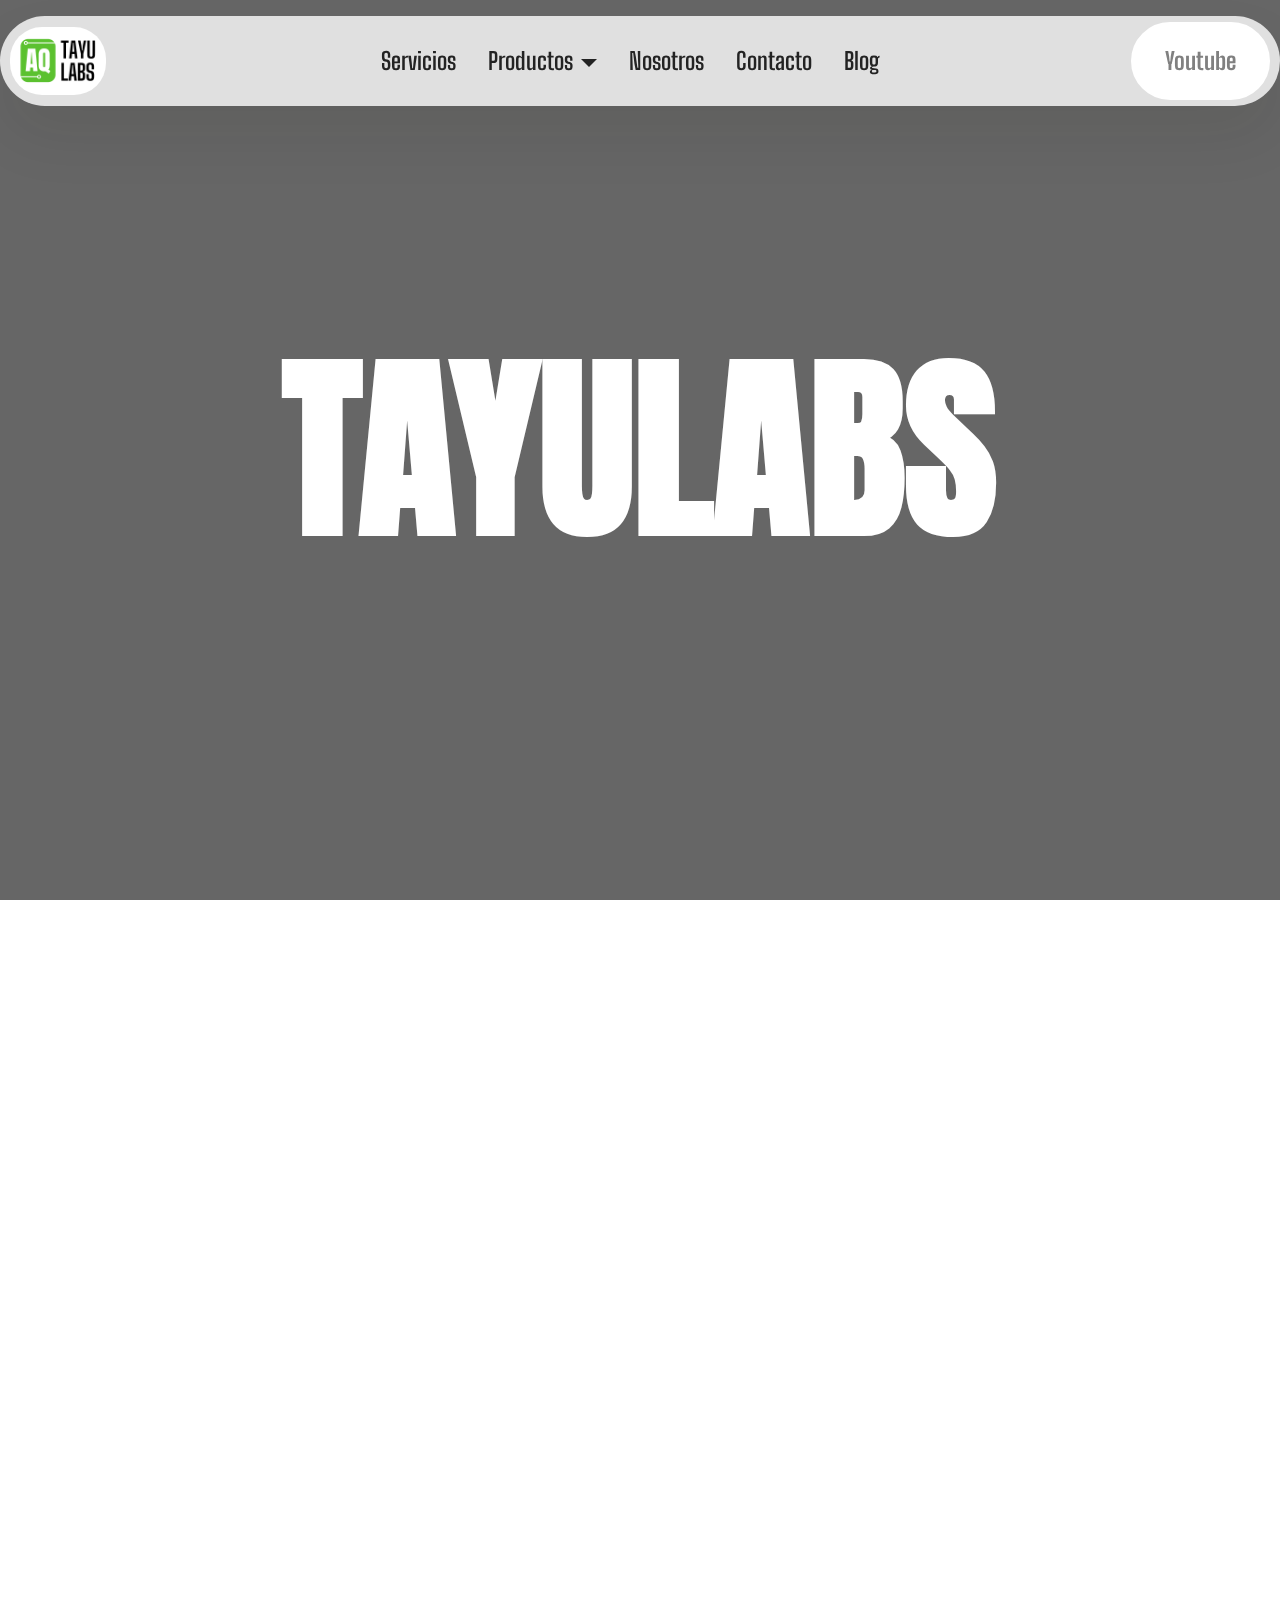
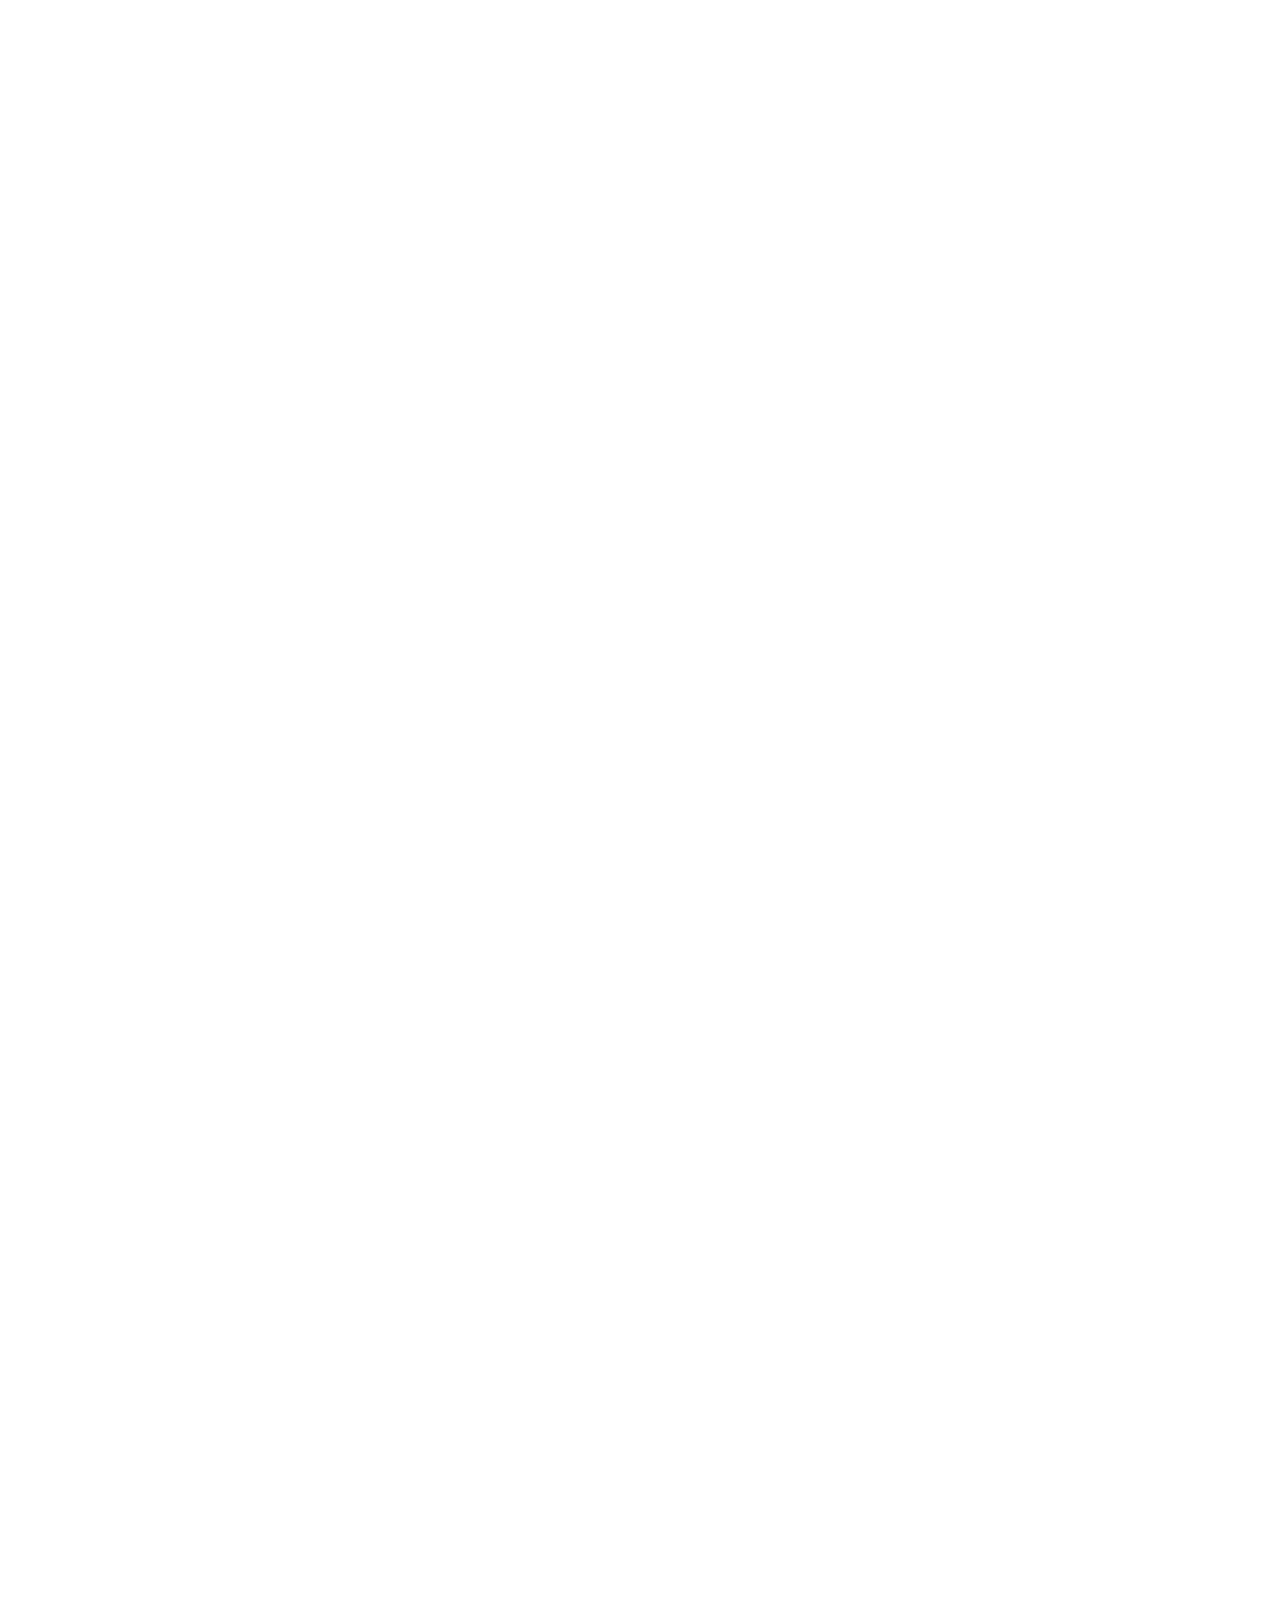
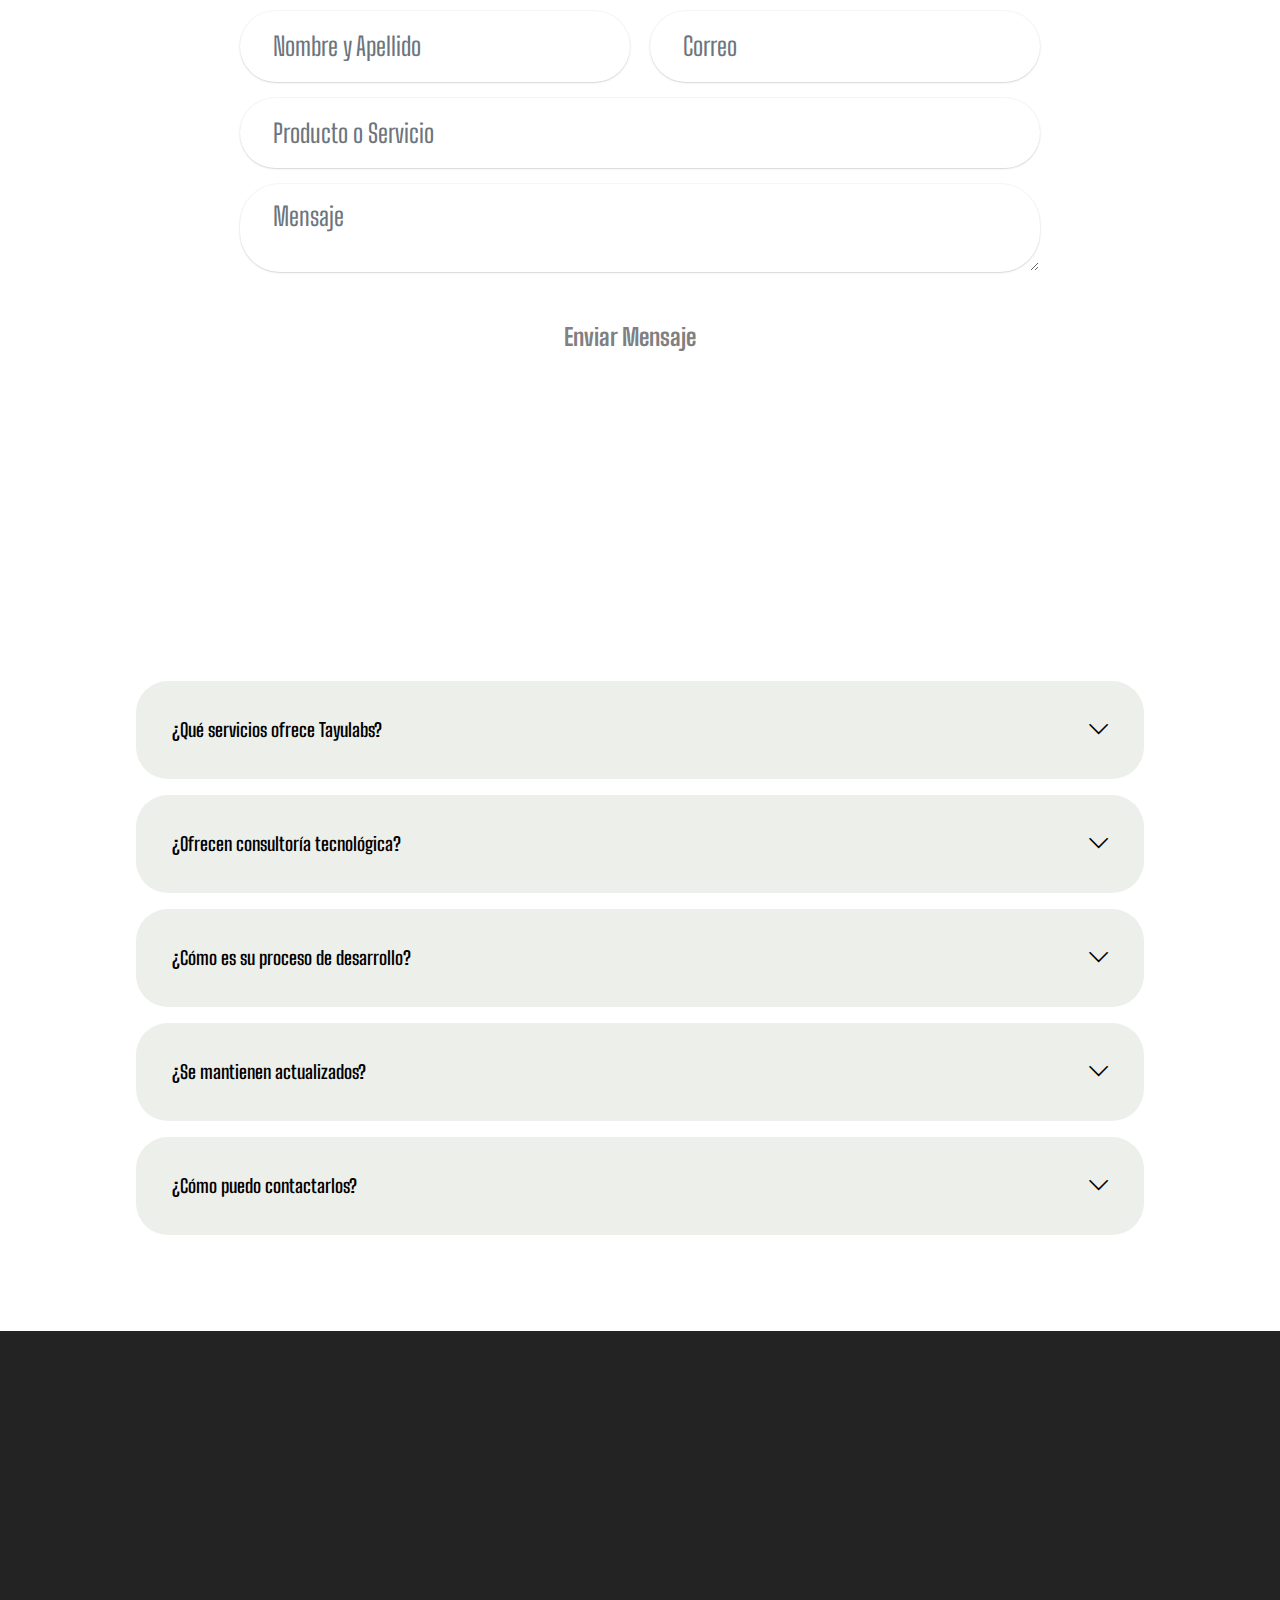
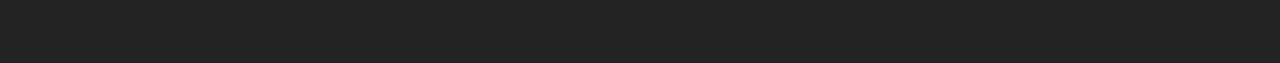
<file: index.html>
<!DOCTYPE html>
<html  >
<head>
  <!-- Site made with Mobirise Website Builder v6.1.9, https://mobirise.com -->
  <meta charset="UTF-8">
  <meta http-equiv="X-UA-Compatible" content="IE=edge">
  <meta name="generator" content="Mobirise v6.1.9, mobirise.com">
  <meta name="viewport" content="width=device-width, initial-scale=1, minimum-scale=1">
  <link rel="shortcut icon" href="assets/images/tayu20labs-206x206.png" type="image/x-icon">
  <meta name="description" content="Tayulabs ofrece soluciones tecnológicas integrales: diseño de PCBs, desarrollo de hardware y software embebido, proyectos IoT y automatización industrial personalizados, con innovación y resultados medibles.">
  
  
  <title>Tayulabs: Expertos en Desarrollo de Hardware y Software.</title>
  <link rel="stylesheet" href="assets/web/assets/mobirise-icons2/mobirise2.css">
  <link rel="stylesheet" href="assets/bootstrap/css/bootstrap.min.css">
  <link rel="stylesheet" href="assets/animatecss/animate.css">
  <link rel="stylesheet" href="assets/dropdown/css/style.css">
  <link rel="stylesheet" href="assets/socicon/css/styles.css">
  <link rel="stylesheet" href="assets/theme/css/style.css">
  <link rel="preload" href="https://fonts.googleapis.com/css?family=Anton:400&display=swap" as="style" onload="this.onload=null;this.rel='stylesheet'">
  <noscript><link rel="stylesheet" href="https://fonts.googleapis.com/css?family=Anton:400&display=swap"></noscript>
  <link rel="preload" href="https://fonts.googleapis.com/css?family=Big+Shoulders:100,200,300,400,500,600,700,800,900&display=swap" as="style" onload="this.onload=null;this.rel='stylesheet'">
  <noscript><link rel="stylesheet" href="https://fonts.googleapis.com/css?family=Big+Shoulders:100,200,300,400,500,600,700,800,900&display=swap"></noscript>
  <link rel="preload" as="style" href="assets/mobirise/css/mbr-additional.css?v=Z1IFwa"><link rel="stylesheet" href="assets/mobirise/css/mbr-additional.css?v=Z1IFwa" type="text/css">

  
  
  

<!-- Agrega este estilo para el menú desplegable -->


<!-- Agrega este estilo para el menú desplegable -->
<style>
.dropdown-menu {
    background-color: #f8f9fa !important;
    border: 1px solid #dee2e6 !important;
}

.dropdown-item:hover {
    background-color: #82ca55 !important;
    color: #000 !important;
}
</style> 

</head>
<body>
  
  <section data-bs-version="5.1" class="menu menu2 cid-uUvM84lxjn" once="menu" id="menu-5-uUvM84lxjn">
	

	<nav class="navbar navbar-dropdown navbar-fixed-top navbar-expand-lg">
		<div class="container">
			<div class="navbar-brand">
				<span class="navbar-logo">
					<a href="index.html#hero-17-uUvM84l9o0">
						<img src="assets/images/tayu20labs-206x206.png" alt="" style="height: 4.3rem;">
					</a>
				</span>
				
			</div>
			<button class="navbar-toggler" type="button" data-toggle="collapse" data-bs-toggle="collapse" data-target="#navbarSupportedContent" data-bs-target="#navbarSupportedContent" aria-controls="navbarNavAltMarkup" aria-expanded="false" aria-label="Toggle navigation">
				<div class="hamburger">
					<span></span>
					<span></span>
					<span></span>
					<span></span>
				</div>
			</button>
			<div class="collapse navbar-collapse" id="navbarSupportedContent">
				<ul class="navbar-nav nav-dropdown" data-app-modern-menu="true"><li class="nav-item">
						<a class="nav-link link text-black display-7" href="desarrollo-hardware-software.html">Servicios</a>
					</li>
					<li class="nav-item dropdown"><a class="nav-link link dropdown-toggle text-black display-7" href="monitoreo-inteligente-gps.html" data-toggle="dropdown-submenu" data-bs-toggle="dropdown" data-bs-auto-close="outside" aria-expanded="false">Productos</a><div class="dropdown-menu" aria-labelledby="dropdown-778"><a class="dropdown-item text-black display-7" href="plc-logic-t1.html">PLC T-1 LORAWAN</a><a class="dropdown-item text-black display-7" href="gateway-lorawan.html">GATEWAY LORAWAN</a><a class="text-black show dropdown-item text-primary display-7" href="sentinel85-lorawan.html">Nodo RS485 a LoraWan</a><a class="show dropdown-item text-black display-7" href="alimentador-automatico.html">ALIMENTADOR AUTOMÁTICO&nbsp;</a><a class="dropdown-item text-black display-7" href="monitoreo-inteligente-gps.html">MONITOREO GPS PARA GANADO</a></div></li><li class="nav-item">
						<a class="nav-link link text-black display-7" href="nosotros.html" aria-expanded="false">Nosotros</a>
					</li>
					<li class="nav-item">
						<a class="nav-link link text-black display-7" href="nosotros.html#form02-1g">Contacto</a>
					</li><li class="nav-item"><a class="nav-link link text-black display-7" href="blog-corp.html">Blog</a></li></ul>
				
				<div class="navbar-buttons mbr-section-btn"><a class="btn btn-primary display-7" href="https://www.youtube.com/@elingetayu">Youtube</a></div>
			</div>
		</div>
	</nav>
</section>

<section data-bs-version="5.1" class="header16 cid-uUvM84l9o0 mbr-fullscreen" data-bg-video="https://youtu.be/ReN8yFYbybM" id="hero-17-uUvM84l9o0">
  
  <div class="mbr-overlay" style="opacity: 0.6; background-color: rgb(0, 0, 0);"></div>
  <div class="container-fluid">
    <div class="row">
      <div class="content-wrap col-12 col-md-12">
        <h1 class="mbr-section-title mbr-fonts-style mbr-white mb-4 display-4"></h1>
        
        <p class="mbr-fonts-style mbr-text mbr-white mb-4 display-1"><strong>TAYULABS</strong><br></p>
        
      </div>
    </div>
  </div>
</section>

<section data-bs-version="5.1" class="article12 cid-uUvM84oNoO" id="about-us-12-uUvM84oNoO">    
    
    <div class="container">
        <div class="row justify-content-center">
            <div class="col-md-12 col-lg-12">
                <h3 class="mbr-section-title mbr-fonts-style mb-4 mt-0 display-2"><strong>Innovación en Tecnología</strong><br><strong><br></strong>
                </h3>
                
                <p class="mbr-text mbr-fonts-style display-7">TAYULABS S.A.S nace como una respuesta a los desafíos tecnológicos del presente, combinando experiencia en ingeniería electrónica, desarrollo de hardware, software embebido y automatización industrial. Somos una empresa enfocada en la innovación y en la creación de soluciones eficientes, robustas y personalizadas para nuestros clientes.<br><br></p>
                <p class="mbr-text mbr-fonts-style display-7"></p>
                <p class="mbr-text mbr-fonts-style display-7"></p>
            </div>
        </div>
    </div>
</section>

<section data-bs-version="5.1" class="people03 cid-vbIvDEN5Oq" id="people03-2y">
	
	
	<div class="container">
		<div class="row justify-content-center">
			<div class="col-12 content-head">
				<div class="mbr-section-head mb-5">
					<h4 class="mbr-section-title mbr-fonts-style align-center mb-0 display-2"><strong>Soluciones Tecnológicas para Sectores Productivos</strong></h4>
					
				</div>
			</div>
		</div>
		<div class="row">
			<div class="item features-image col-12 col-md-6 col-lg-3 active">
				<div class="item-wrapper">
					<div class="item-img mb-3">
						<img src="assets/images/alimentador-3-518x518.png" alt="Mobirise Website Builder" title="" data-slide-to="0" data-bs-slide-to="0">
					</div>
					<div class="item-content align-left">
						<h5 class="item-title mbr-fonts-style display-5"><strong>Acuicultura</strong></h5>
						
						
					</div>
					
				</div>
			</div><div class="item features-image col-12 col-md-6 col-lg-3">
				<div class="item-wrapper">
					<div class="item-img mb-3">
						<img src="assets/images/ganado-gps-518x345.png" alt="Mobirise Website Builder" title="" data-slide-to="1" data-bs-slide-to="1">
					</div>
					<div class="item-content align-left">
						<h5 class="item-title mbr-fonts-style display-5"><strong>Ganadería</strong></h5>
						
						
					</div>
					
				</div>
			</div><div class="item features-image col-12 col-md-6 col-lg-3">
				<div class="item-wrapper">
					<div class="item-img mb-3">
						<img src="assets/images/gateway-3-518x283.png" alt="Mobirise Website Builder" title="" data-slide-to="2" data-bs-slide-to="2">
					</div>
					<div class="item-content align-left">
						<h5 class="item-title mbr-fonts-style display-5"><strong>Agricultura</strong></h5>
						
						
					</div>
					
				</div>
			</div><div class="item features-image col-12 col-md-6 col-lg-3">
				<div class="item-wrapper">
					<div class="item-img mb-3">
						<img src="assets/images/senderismo-m-518x271.png" alt="Mobirise Website Builder" title="" data-slide-to="3" data-bs-slide-to="3">
					</div>
					<div class="item-content align-left">
						<h5 class="item-title mbr-fonts-style display-5"><strong>Senderismo / Montaña</strong></h5>
						
						
					</div>
					
				</div>
			</div>
			
			
		</div>
	</div>
</section>

<section data-bs-version="5.1" class="clients3 cid-uUCXCR38k0" id="clients03-h">
  

  
  
  <div class="container">
    <div class="row justify-content-center">
      <div class="col-12 content-head">
        <div class="mb-5">
          <h5 class="mbr-section-title mbr-fonts-style mb-0 display-2">
            Nuestros Clientes</h5>
          <div class="col-12">
            
          </div>
        </div>
      </div>
    </div>
    <div class="row">
      <div class="item features-without-image col-12 col-lg-3">
        <div class="item-wrapper">
          <div class="img-wrapper">
            <img src="assets/images/united-states-of-america-flag-medium-400x211.jpeg" alt="">
          </div>
          <div class="card-box align-center">
            
            
            
            
          </div>
        </div>
      </div>
      <div class="item features-without-image col-12 col-lg-3">
        <div class="item-wrapper">
          <div class="img-wrapper">
            <img src="assets/images/india-flag-medium-1-400x267.jpeg" alt="">
          </div>
          <div class="card-box align-center">
            
            
            
            
          </div>
        </div>
      </div>
      <div class="item features-without-image col-12 col-lg-3">
        <div class="item-wrapper">
          <div class="img-wrapper">
            <img src="assets/images/ecuador-flag-medium-400x267.jpeg" alt="">
          </div>
          <div class="card-box align-center">
            
            
            
            
          </div>
        </div>
      </div><div class="item features-without-image col-12 col-lg-3">
        <div class="item-wrapper">
          <div class="img-wrapper">
            <img src="assets/images/mexico-flag-medium-400x228.jpg" alt="" data-slide-to="3" data-bs-slide-to="4">
          </div>
          <div class="card-box align-center">
            
            
            
            
          </div>
        </div>
      </div>
    </div>
  </div>
</section>

<section data-bs-version="5.1" class="features10 cid-uUvM84qmKq" id="metrics-2-uUvM84qmKq">
  

  
  
  <div class="container">
    
    <div class="row justify-content-center">
      <div class="item features-without-image col-12 col-md-6 col-lg-4 active">
        <div class="item-wrapper">
          <div class="card-box align-left">
            
            <p class="card-title mbr-fonts-style mb-3 display-4"><strong>200+</strong>
            </p>
            <p class="card-text mbr-fonts-style mb-3 display-7">Proyectos Completados</p>
            
          </div>
        </div>
      </div>
      
      <div class="item features-without-image col-12 col-md-6 col-lg-4">
        <div class="item-wrapper">
          <div class="card-box align-left">
            
            <p class="card-title mbr-fonts-style mb-3 display-4">
              <strong>97%</strong>
            </p>
            <p class="card-text mbr-fonts-style mb-3 display-7">Clientes Satisfechos</p>
            
          </div>
        </div>
      </div><div class="item features-without-image col-12 col-md-6 col-lg-4">
        <div class="item-wrapper">
          <div class="card-box align-left">
            
            <p class="card-title mbr-fonts-style mb-3 display-4"><strong>10</strong><strong>0+</strong><strong><br></strong>
            </p>
            <p class="card-text mbr-fonts-style mb-3 display-7">Soluciones Entregadas</p>
            
          </div>
        </div>
      </div>
    </div>
  </div>
</section>

<section data-bs-version="5.1" class="form5 cid-uUvM84qTGd" id="contact-form-3-uUvM84qTGd">
    
    
    <div class="container">
        <div class="row justify-content-center">
            <div class="col-12 content-head">
                <div class="mbr-section-head mb-5">
                    <h3 class="mbr-section-title mbr-fonts-style align-center mb-0 display-2">
                        <strong>Contacta Con Nosotros</strong>
                    </h3>
                    
                </div>
            </div>
        </div>
        <div class="row justify-content-center">
            <div class="col-lg-8 mx-auto mbr-form" data-form-type="formoid">
                <form action="https://mobirise.eu/" method="POST" class="mbr-form form-with-styler" data-form-title="Form Name"><input type="hidden" name="email" data-form-email="true" value="sNNtNGRNQLc9MVlyJR7LpoTB3CMcVOex6Nb0Q7NL1jFmugo0soQ/SY4Tu+nENZM3YH/KmTh7TowZO5HilBlAVuykE6zeo1rRXJ2A8b/lvfQZYYFo4KOyvqakEf87SFkx">
                    <div class="row">
                        <div hidden="hidden" data-form-alert="" class="alert alert-success col-12">Hemos recibido tu solicitud.</div>
                        <div hidden="hidden" data-form-alert-danger="" class="alert alert-danger col-12">
                            Oops...! some problem!
                        </div>
                    </div>
                    <div class="dragArea row">
                        <div class="col-md col-sm-12 form-group mb-3" data-for="name">
                            <input type="text" name="name" placeholder="Nombre y Apellido" data-form-field="name" class="form-control" value="" id="name-contact-form-3-uUvM84qTGd">
                        </div>
                        <div class="col-md col-sm-12 form-group mb-3" data-for="email">
                            <input type="email" name="email" placeholder="Correo" data-form-field="email" class="form-control" value="" id="email-contact-form-3-uUvM84qTGd">
                        </div>
                        <div class="col-12 form-group mb-3 mb-3" data-for="url">
                            <input type="url" name="url" placeholder="Producto o Servicio" data-form-field="url" class="form-control" value="" id="url-contact-form-3-uUvM84qTGd">
                        </div>
                        <div class="col-12 form-group mb-3" data-for="textarea">
                            <textarea name="textarea" placeholder="Mensaje" data-form-field="textarea" class="form-control" id="textarea-contact-form-3-uUvM84qTGd"></textarea>
                        </div>
                        <div class="col-lg-12 col-md-12 col-sm-12 align-center mbr-section-btn"><button type="submit" class="btn btn-primary display-7">Enviar Mensaje</button></div>
                    </div>
                </form>
            </div>
        </div>
    </div>
</section>

<section data-bs-version="5.1" class="list1 cid-uUvM84ppkk" id="faq-1-uUvM84ppkk">
    
    
    <div class="container">
        <div class="row justify-content-center">
            <div class="col-12 col-md-12 col-lg-10 m-auto">
                <div class="content">
                    <div class="row justify-content-center mb-5">
                        <div class="col-12 content-head">
                            <div class="mbr-section-head">
                                <h4 class="mbr-section-title mbr-fonts-style align-center mb-0 display-2">
                                    <strong>Preguntas Frecuentes</strong>
                                </h4>
                                
                            </div>
                        </div>
                    </div>
                    <div id="bootstrap-accordion_12" class="panel-group accordionStyles accordion" role="tablist" aria-multiselectable="true">
                        <div class="card">
                            <div class="card-header" role="tab" id="headingOne">
                                <a role="button" class="panel-title collapsed" data-toggle="collapse" data-bs-toggle="collapse" data-core="" href="#collapse1_12" aria-expanded="false" aria-controls="collapse1">
                                    <h6 class="panel-title-edit mbr-semibold mbr-fonts-style mb-0 display-5">¿Qué servicios ofrece Tayulabs?</h6>
                                    <span class="sign mbr-iconfont mobi-mbri-arrow-down"></span>
                                </a>
                            </div>
                            <div id="collapse1_12" class="panel-collapse noScroll collapse" role="tabpanel" aria-labelledby="headingOne" data-parent="#accordion" data-bs-parent="#bootstrap-accordion_12">
                                <div class="panel-body">
                                    <p class="mbr-fonts-style panel-text display-7">Ofrecemos una amplia gama de servicios que incluyen desarrollo de software a medida, diseño y fabricación de hardware, consultoría tecnológica y soluciones de inteligencia artificial.</p>
                                </div>
                            </div>
                        </div>
                        <div class="card">
                            <div class="card-header" role="tab" id="headingOne">
                                <a role="button" class="panel-title collapsed" data-toggle="collapse" data-bs-toggle="collapse" data-core="" href="#collapse2_12" aria-expanded="false" aria-controls="collapse2">
                                    <h6 class="panel-title-edit mbr-semibold mbr-fonts-style mb-0 display-5">¿Ofrecen consultoría tecnológica?</h6>
                                    <span class="sign mbr-iconfont mobi-mbri-arrow-down"></span>
                                </a>
                            </div>
                            <div id="collapse2_12" class="panel-collapse noScroll collapse" role="tabpanel" aria-labelledby="headingOne" data-parent="#accordion" data-bs-parent="#bootstrap-accordion_12">
                                <div class="panel-body">
                                    <p class="mbr-fonts-style panel-text display-7">Sí, contamos con un equipo de expertos listos para asesorarte en cada etapa de tu proyecto tecnológico, garantizando resultados óptimos.</p>
                                </div>
                            </div>
                        </div>
                        <div class="card">
                            <div class="card-header" role="tab" id="headingOne">
                                <a role="button" class="panel-title collapsed" data-toggle="collapse" data-bs-toggle="collapse" data-core="" href="#collapse3_12" aria-expanded="false" aria-controls="collapse3">
                                    <h6 class="panel-title-edit mbr-semibold mbr-fonts-style mb-0 display-5">¿Cómo es su proceso de desarrollo?</h6>
                                    <span class="sign mbr-iconfont mobi-mbri-arrow-down"></span>
                                </a>
                            </div>
                            <div id="collapse3_12" class="panel-collapse noScroll collapse" role="tabpanel" aria-labelledby="headingOne" data-parent="#accordion" data-bs-parent="#bootstrap-accordion_12">
                                <div class="panel-body">
                                    <p class="mbr-fonts-style panel-text display-7">Nuestro proceso de desarrollo se centra en la colaboración estrecha con el cliente, la agilidad y la entrega de productos de alta calidad que superan las expectativas.</p>
                                </div>
                            </div>
                        </div>
                        <div class="card">
                            <div class="card-header" role="tab" id="headingOne">
                                <a role="button" class="panel-title collapsed" data-toggle="collapse" data-bs-toggle="collapse" data-core="" href="#collapse4_12" aria-expanded="false" aria-controls="collapse4">
                                    <h6 class="panel-title-edit mbr-semibold mbr-fonts-style mb-0 display-5">¿Se mantienen actualizados?</h6>
                                    <span class="sign mbr-iconfont mobi-mbri-arrow-down"></span>
                                </a>
                            </div>
                            <div id="collapse4_12" class="panel-collapse noScroll collapse" role="tabpanel" aria-labelledby="headingOne" data-parent="#accordion" data-bs-parent="#bootstrap-accordion_12">
                                <div class="panel-body">
                                    <p class="mbr-fonts-style panel-text display-7">Estamos constantemente investigando y aplicando las últimas tendencias tecnológicas para mantener nuestros servicios a la vanguardia del sector.</p>
                                </div>
                            </div>
                        </div>
                        <div class="card">
                            <div class="card-header" role="tab" id="headingOne">
                                <a role="button" class="panel-title collapsed" data-toggle="collapse" data-bs-toggle="collapse" data-core="" href="#collapse5_12" aria-expanded="false" aria-controls="collapse5">
                                    <h6 class="panel-title-edit mbr-semibold mbr-fonts-style mb-0 display-5">¿Cómo puedo contactarlos?</h6>
                                    <span class="sign mbr-iconfont mobi-mbri-arrow-down"></span>
                                </a>
                            </div>
                            <div id="collapse5_12" class="panel-collapse noScroll collapse" role="tabpanel" aria-labelledby="headingOne" data-parent="#accordion" data-bs-parent="#bootstrap-accordion_12">
                                <div class="panel-body">
                                    <p class="mbr-fonts-style panel-text display-7">Puedes contactarnos a través de nuestro formulario web o directamente por correo electrónico para solicitar una cotización o discutir tu proyecto.</p>
                                </div>
                            </div>
                        </div>
                        
                    </div>
                </div>
            </div>
        </div>
    </div>
</section>

<section data-bs-version="5.1" class="footer3 cid-uUvM84rd9B" once="footers" id="footer-3-uUvM84rd9B">

        

    

    <div class="container">
        <div class="row">
            

            <div class="col-12 mt-4">
                <div class="social-row">
                    <div class="soc-item">
                        <a href="https://wa.me/593995546906">
                            <span class="mbr-iconfont display-7 socicon-mail socicon"></span>
                        </a>
                    </div>
                    <div class="soc-item">
                        <a href="https://www.youtube.com/@elingetayu" target="_blank">
                            <span class="mbr-iconfont socicon-youtube socicon"></span>
                        </a>
                    </div>
                    <div class="soc-item">
                        <a href="https://www.instagram.com/tayulabs" target="_blank">
                            <span class="mbr-iconfont socicon-instagram socicon"></span>
                        </a>
                    </div>
                    <div class="soc-item">
                        <a href="https://www.linkedin.com/company/tayulabs/?viewAsMember=true" target="_blank">
                            <span class="mbr-iconfont socicon-linkedin socicon"></span>
                        </a>
                    </div>
                    
                </div>
            </div>
            <div class="col-12 mt-5">
                <p class="mbr-fonts-style copyright display-7"><strong>proyectos@tayulabs.com<br></strong><br>© 2025 Tayulabs. Todos los derechos reservados.</p>
            </div>
        </div>
    </div>
</section><script src="assets/bootstrap/js/bootstrap.bundle.min.js"></script>  <script src="assets/smoothscroll/smooth-scroll.js"></script>  <script src="assets/ytplayer/index.js"></script>  <script src="assets/dropdown/js/navbar-dropdown.js"></script>  <script src="assets/vimeoplayer/player.js"></script>  <script src="assets/mbr-switch-arrow/mbr-switch-arrow.js"></script>  <script src="assets/theme/js/script.js"></script>  <script src="assets/formoid/formoid.min.js"></script>  
  
  
  <input name="animation" type="hidden">
  </body>
</html>
</file>
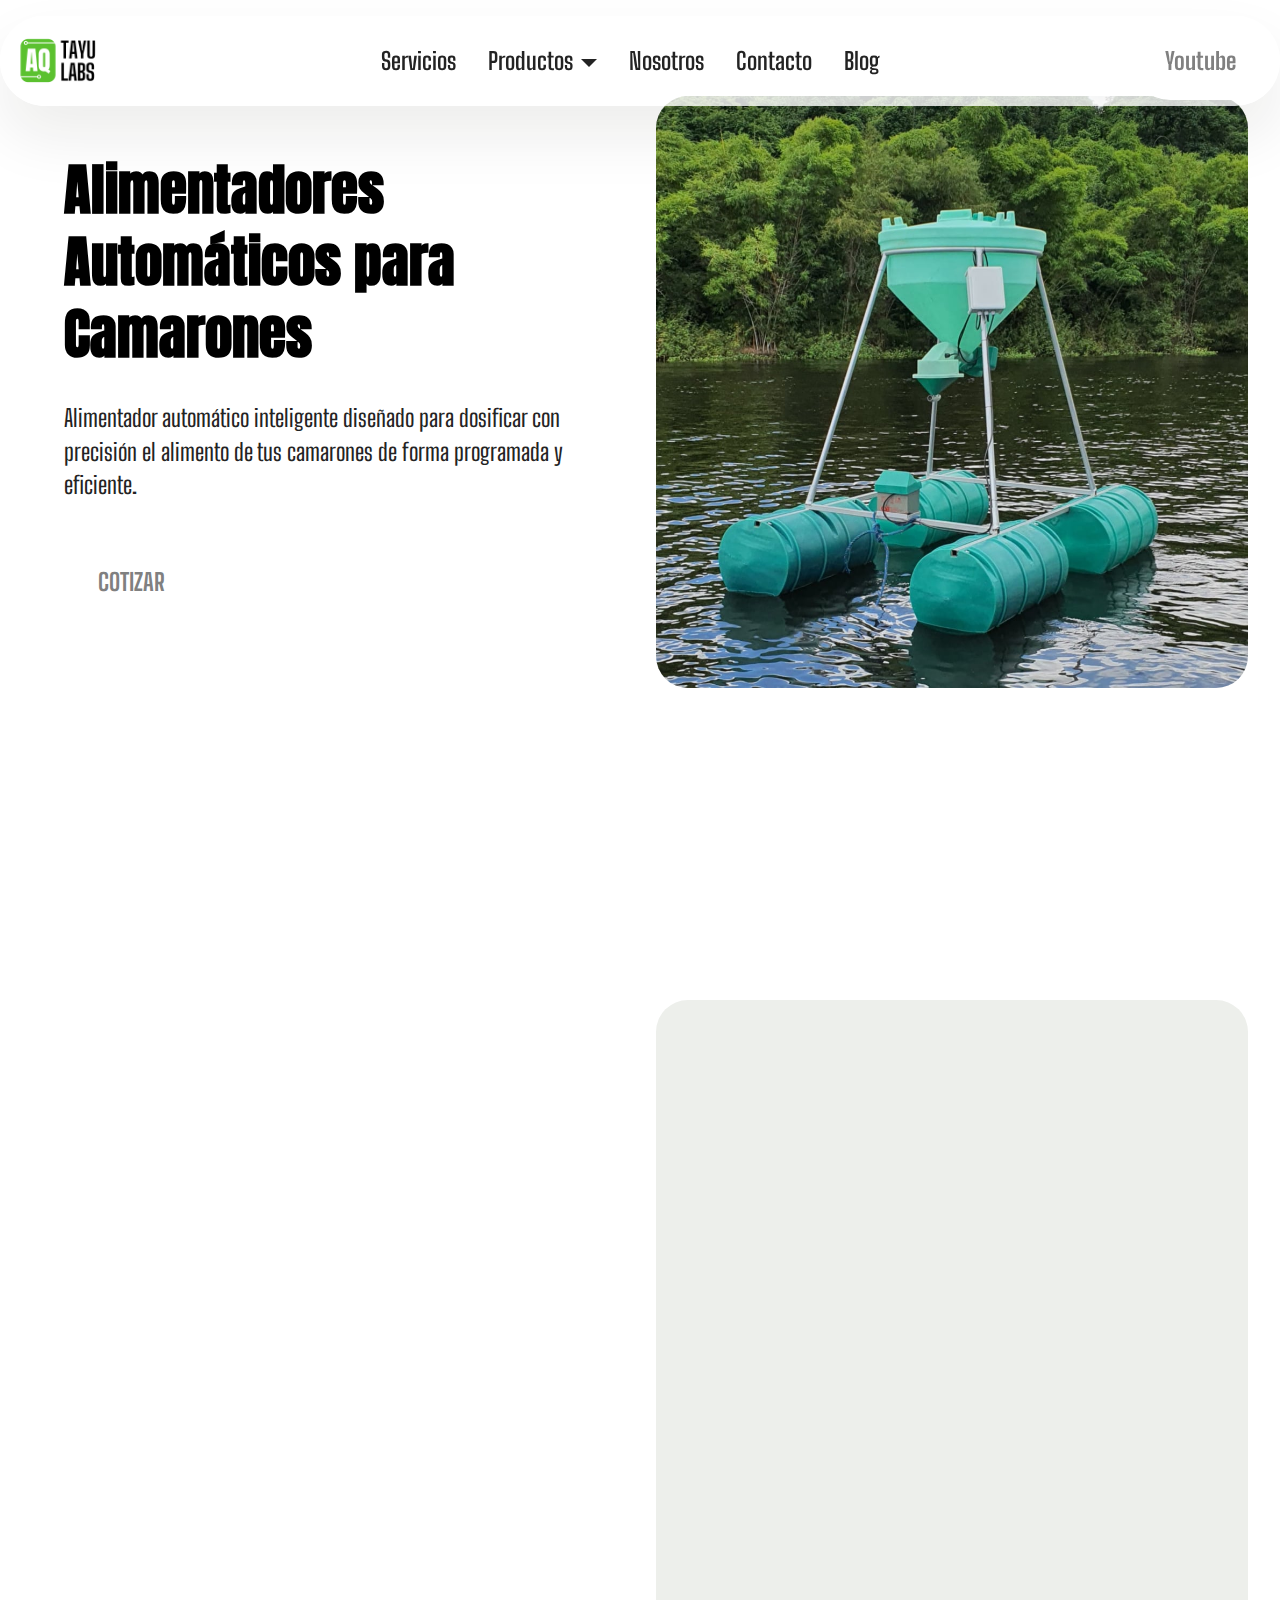
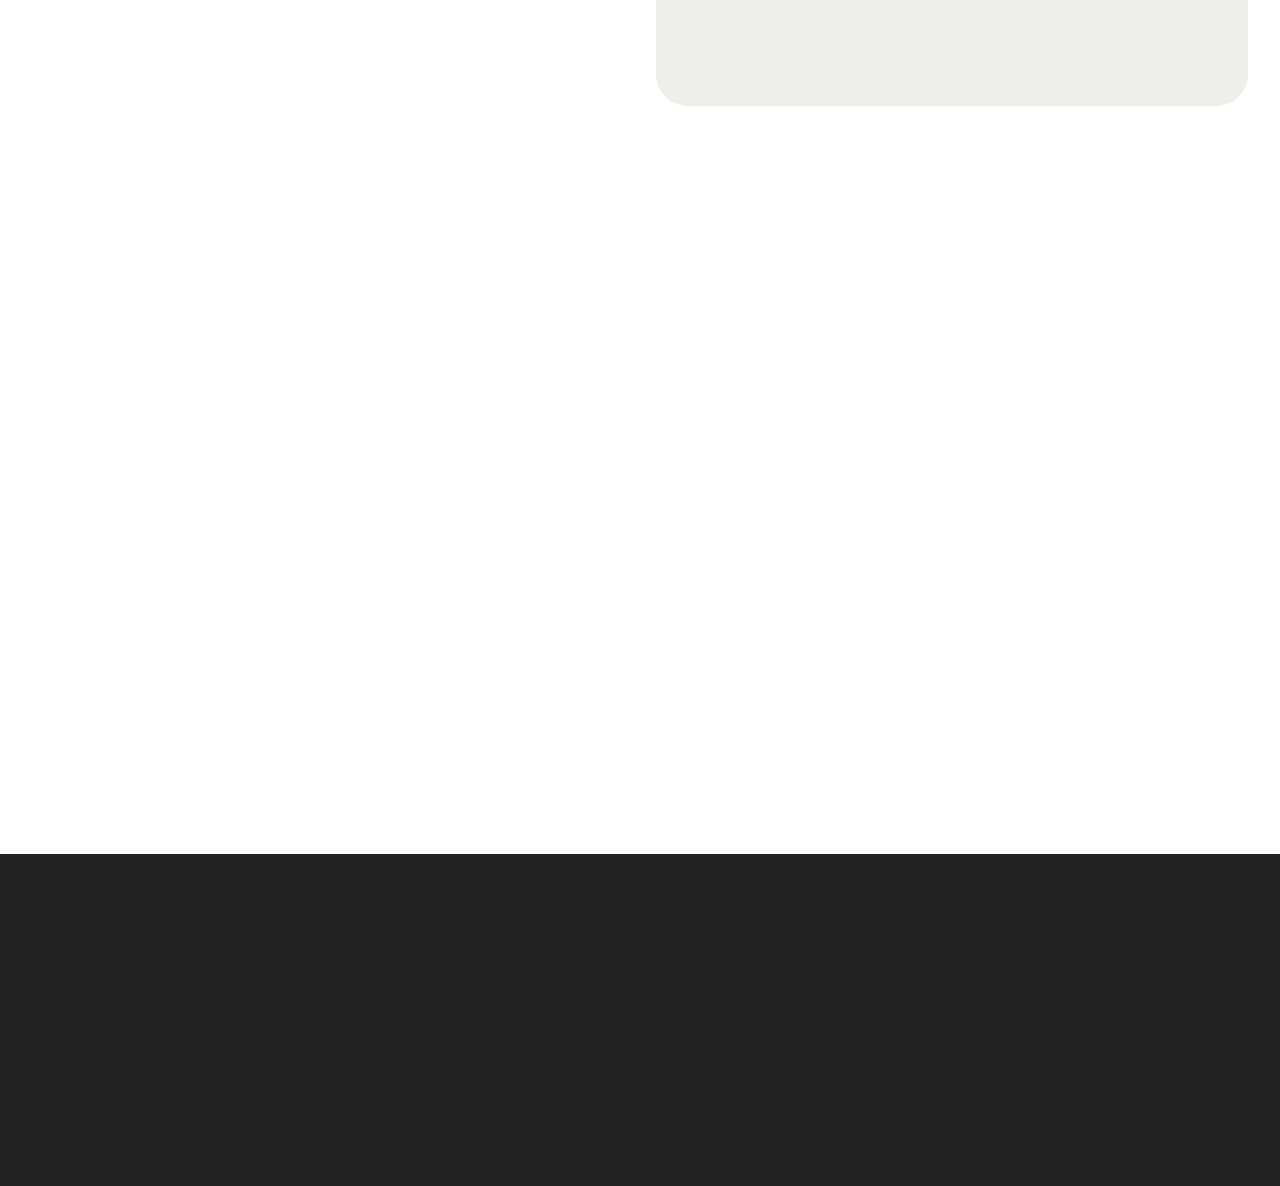
<file: alimentador-automatico.html>
<!DOCTYPE html>
<html  >
<head>
  <!-- Site made with Mobirise Website Builder v6.1.9, https://mobirise.com -->
  <meta charset="UTF-8">
  <meta http-equiv="X-UA-Compatible" content="IE=edge">
  <meta name="generator" content="Mobirise v6.1.9, mobirise.com">
  <meta name="viewport" content="width=device-width, initial-scale=1, minimum-scale=1">
  <link rel="shortcut icon" href="assets/images/tayu20labs-206x206.png" type="image/x-icon">
  <meta name="description" content="Alimentadores automáticos para camarones diseñados para acuicultura profesional. Controla la dosis y frecuencia de alimentación con precisión, mejora el crecimiento y reduce el desperdicio de alimento. Ideales para piscinas, estanques o sistemas de cultivo intensivo.">
  
  
  <title>Alimentador Automático para Camarones</title>
  <link rel="stylesheet" href="assets/web/assets/mobirise-icons2/mobirise2.css">
  <link rel="stylesheet" href="assets/bootstrap/css/bootstrap.min.css">
  <link rel="stylesheet" href="assets/animatecss/animate.css">
  <link rel="stylesheet" href="assets/dropdown/css/style.css">
  <link rel="stylesheet" href="assets/socicon/css/styles.css">
  <link rel="stylesheet" href="assets/theme/css/style.css">
  <link rel="preload" href="https://fonts.googleapis.com/css?family=Anton:400&display=swap" as="style" onload="this.onload=null;this.rel='stylesheet'">
  <noscript><link rel="stylesheet" href="https://fonts.googleapis.com/css?family=Anton:400&display=swap"></noscript>
  <link rel="preload" href="https://fonts.googleapis.com/css?family=Big+Shoulders:100,200,300,400,500,600,700,800,900&display=swap" as="style" onload="this.onload=null;this.rel='stylesheet'">
  <noscript><link rel="stylesheet" href="https://fonts.googleapis.com/css?family=Big+Shoulders:100,200,300,400,500,600,700,800,900&display=swap"></noscript>
  <link rel="preload" as="style" href="assets/mobirise/css/mbr-additional.css?v=33LW7I"><link rel="stylesheet" href="assets/mobirise/css/mbr-additional.css?v=33LW7I" type="text/css">

  
  
  

<!-- Agrega este estilo para el menú desplegable -->


<!-- Agrega este estilo para el menú desplegable -->
<style>
.dropdown-menu {
    background-color: #f8f9fa !important;
    border: 1px solid #dee2e6 !important;
}

.dropdown-item:hover {
    background-color: #82ca55 !important;
    color: #000 !important;
}
</style> 

</head>
<body>
  
  <section data-bs-version="5.1" class="menu menu2 cid-uUvM84lxjn" once="menu" id="menu02-1r">
	

	<nav class="navbar navbar-dropdown navbar-fixed-top navbar-expand-lg">
		<div class="container">
			<div class="navbar-brand">
				<span class="navbar-logo">
					<a href="index.html#hero-17-uUvM84l9o0">
						<img src="assets/images/tayu20labs-206x206.png" alt="" style="height: 4.3rem;">
					</a>
				</span>
				
			</div>
			<button class="navbar-toggler" type="button" data-toggle="collapse" data-bs-toggle="collapse" data-target="#navbarSupportedContent" data-bs-target="#navbarSupportedContent" aria-controls="navbarNavAltMarkup" aria-expanded="false" aria-label="Toggle navigation">
				<div class="hamburger">
					<span></span>
					<span></span>
					<span></span>
					<span></span>
				</div>
			</button>
			<div class="collapse navbar-collapse" id="navbarSupportedContent">
				<ul class="navbar-nav nav-dropdown" data-app-modern-menu="true"><li class="nav-item">
						<a class="nav-link link text-black display-7" href="desarrollo-hardware-software.html">Servicios</a>
					</li>
					<li class="nav-item dropdown"><a class="nav-link link dropdown-toggle text-black display-7" href="monitoreo-inteligente-gps.html" data-toggle="dropdown-submenu" data-bs-toggle="dropdown" data-bs-auto-close="outside" aria-expanded="false">Productos</a><div class="dropdown-menu" aria-labelledby="dropdown-778"><a class="dropdown-item text-black display-7" href="plc-logic-t1.html">PLC T-1 LORAWAN</a><a class="dropdown-item text-black display-7" href="gateway-lorawan.html">GATEWAY LORAWAN</a><a class="text-black show dropdown-item text-primary display-7" href="sentinel85-lorawan.html">Nodo RS485 a LoraWan</a><a class="show dropdown-item text-black display-7" href="alimentador-automatico.html">ALIMENTADOR AUTOMÁTICO&nbsp;</a><a class="dropdown-item text-black display-7" href="monitoreo-inteligente-gps.html">MONITOREO GPS PARA GANADO</a></div></li><li class="nav-item">
						<a class="nav-link link text-black display-7" href="nosotros.html" aria-expanded="false">Nosotros</a>
					</li>
					<li class="nav-item">
						<a class="nav-link link text-black display-7" href="nosotros.html#form02-1g">Contacto</a>
					</li><li class="nav-item"><a class="nav-link link text-black display-7" href="blog-corp.html">Blog</a></li></ul>
				
				<div class="navbar-buttons mbr-section-btn"><a class="btn btn-primary display-7" href="https://www.youtube.com/@elingetayu">Youtube</a></div>
			</div>
		</div>
	</nav>
</section>

<section data-bs-version="5.1" class="header1 cid-uZatCQgJAW" id="header01-1t">
	

	
	

	<div class="container-fluid">
		<div class="row justify-content-center">
			<div class="col-12 col-md-12 col-lg-6 image-wrapper">
				<img class="w-100" src="assets/images/alimentador-2-1101x1101.jpg" alt="Mobirise Website Builder">
			</div>
			<div class="col-12 col-lg col-md-12">
				<div class="text-wrapper align-left">
					<h1 class="mbr-section-title mbr-fonts-style mb-4 display-2"><strong>Alimentadores Automáticos para Camarones&nbsp;</strong></h1>
					<p class="mbr-text mbr-fonts-style mb-4 display-7">
						Alimentador automático inteligente diseñado para dosificar con precisión el alimento de tus camarones de forma programada y eficiente.
					</p>
					<div class="mbr-section-btn mt-3"><a class="btn btn-primary display-7" href="https://wa.me/593995546906">COTIZAR</a></div>
				</div>
			</div>
		</div>
	</div>
</section>

<section data-bs-version="5.1" class="features031 cid-uZatDEpbXU" id="features031-1u">
    
    
    
    <div class="container">
        <div class="row justify-content-center">
            <div class="col-md-12 content-head mb-5">
                <h1 class="mbr-section-title mbr-fonts-style mb-0 display-2"><strong>Especificaciones Técnicas&nbsp;</strong></h1>
                
            </div>
        </div>
        <div class="row justify-content-center  blockContent">
            <div class="col-12 col-lg">
                <div class="item-wrapper align-left">
                    <div class="counter-container mbr-text mbr-fonts-style display-7">
                        <ul>
                            <li><strong style="font-size: 1.6rem;">Estructura Metalica galvanizada</strong></li><li><strong style="font-size: 1.6rem;">Tolva Traslúcida</strong></li><li><strong style="font-size: 1.6rem;">Controlador TAYUONE v3.2&nbsp;</strong><br></li>
                            <li><strong>Comunicación LoraWan</strong></li><li><strong>Panel Solar 556w</strong></li><li><strong>Bateria LifePo4 25.6v</strong></li><li><strong>Sistema Dosificador de Tornillo sin Fin</strong></li><li><strong>Motor Aspersor de 20m de diametro</strong></li><li><strong>Interface Web para el control del equipo</strong></li><li><strong>Sistema Antipajaro</strong></li>
                        </ul>
                    </div>
                </div>
            </div>
            <div class="col-12 col-lg-6">
                <div class="image-wrapper">
                    <img class="w-100" src="assets/images/alimentador-1256x1256.png" alt="Mobirise Website Builder">
                </div>
            </div>

        </div>
    </div>
</section>

<section data-bs-version="5.1" class="header16 cid-uZatE9YYXS" id="header16-1v">
  

  
  

  <div class="text-center container">
    <div class="row justify-content-center mb-4">
      <div class="col-12 col-lg-8">
        <div class="image-wrap">
          <img src="assets/images/06-1-1695x1356.png" alt="Mobirise Website Builder">
        </div>
      </div>
    </div>
    <div class="row justify-content-center">
      <div class="col-md-12 content-head">
        <h1 class="mbr-section-title mbr-fonts-style mt-4 display-7"><strong>Automatiza la alimentación de tus camarones con precisión y sin esfuerzo</strong></h1>
        <p class="mbr-text mbr-fonts-style mt-4 display-7">
          Nuestros alimentadores automáticos distribuyen la cantidad exacta de comida en el momento justo, optimizando el crecimiento y la salud de tus camarones. Ideales para acuicultura profesional o proyectos de cría.
        </p>
        
      </div>
    </div>
  </div>
</section>

<section data-bs-version="5.1" class="footer3 cid-uUvM84rd9B" once="footers" id="footer03-1s">

        

    

    <div class="container">
        <div class="row">
            

            <div class="col-12 mt-4">
                <div class="social-row">
                    <div class="soc-item">
                        <a href="https://wa.me/593995546906">
                            <span class="mbr-iconfont display-7 socicon-mail socicon"></span>
                        </a>
                    </div>
                    <div class="soc-item">
                        <a href="https://www.youtube.com/@elingetayu" target="_blank">
                            <span class="mbr-iconfont socicon-youtube socicon"></span>
                        </a>
                    </div>
                    <div class="soc-item">
                        <a href="https://www.instagram.com/tayulabs" target="_blank">
                            <span class="mbr-iconfont socicon-instagram socicon"></span>
                        </a>
                    </div>
                    <div class="soc-item">
                        <a href="https://www.linkedin.com/company/tayulabs/?viewAsMember=true" target="_blank">
                            <span class="mbr-iconfont socicon-linkedin socicon"></span>
                        </a>
                    </div>
                    
                </div>
            </div>
            <div class="col-12 mt-5">
                <p class="mbr-fonts-style copyright display-7"><strong>proyectos@tayulabs.com<br></strong><br>© 2025 Tayulabs. Todos los derechos reservados.</p>
            </div>
        </div>
    </div>
</section><script src="assets/bootstrap/js/bootstrap.bundle.min.js"></script>  <script src="assets/smoothscroll/smooth-scroll.js"></script>  <script src="assets/ytplayer/index.js"></script>  <script src="assets/dropdown/js/navbar-dropdown.js"></script>  <script src="assets/theme/js/script.js"></script>  
  
  
  <input name="animation" type="hidden">
  </body>
</html>
</file>
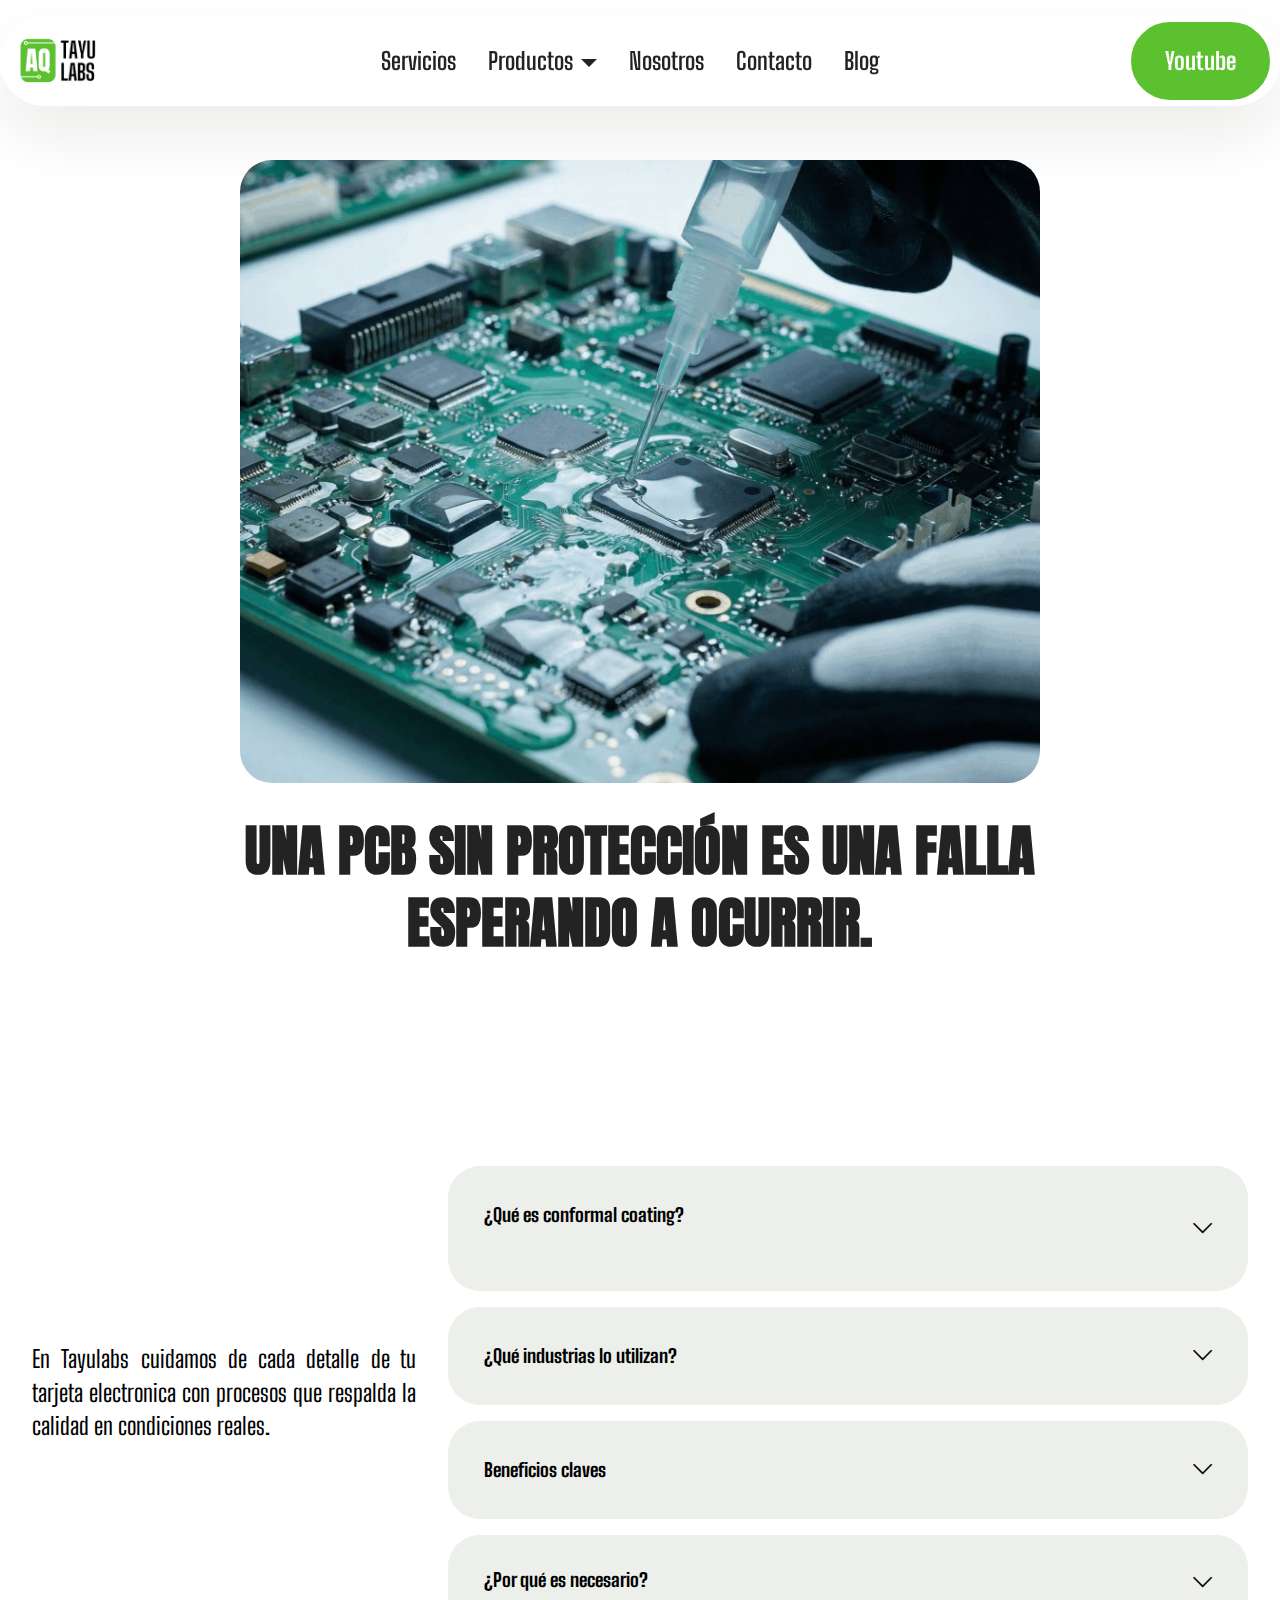
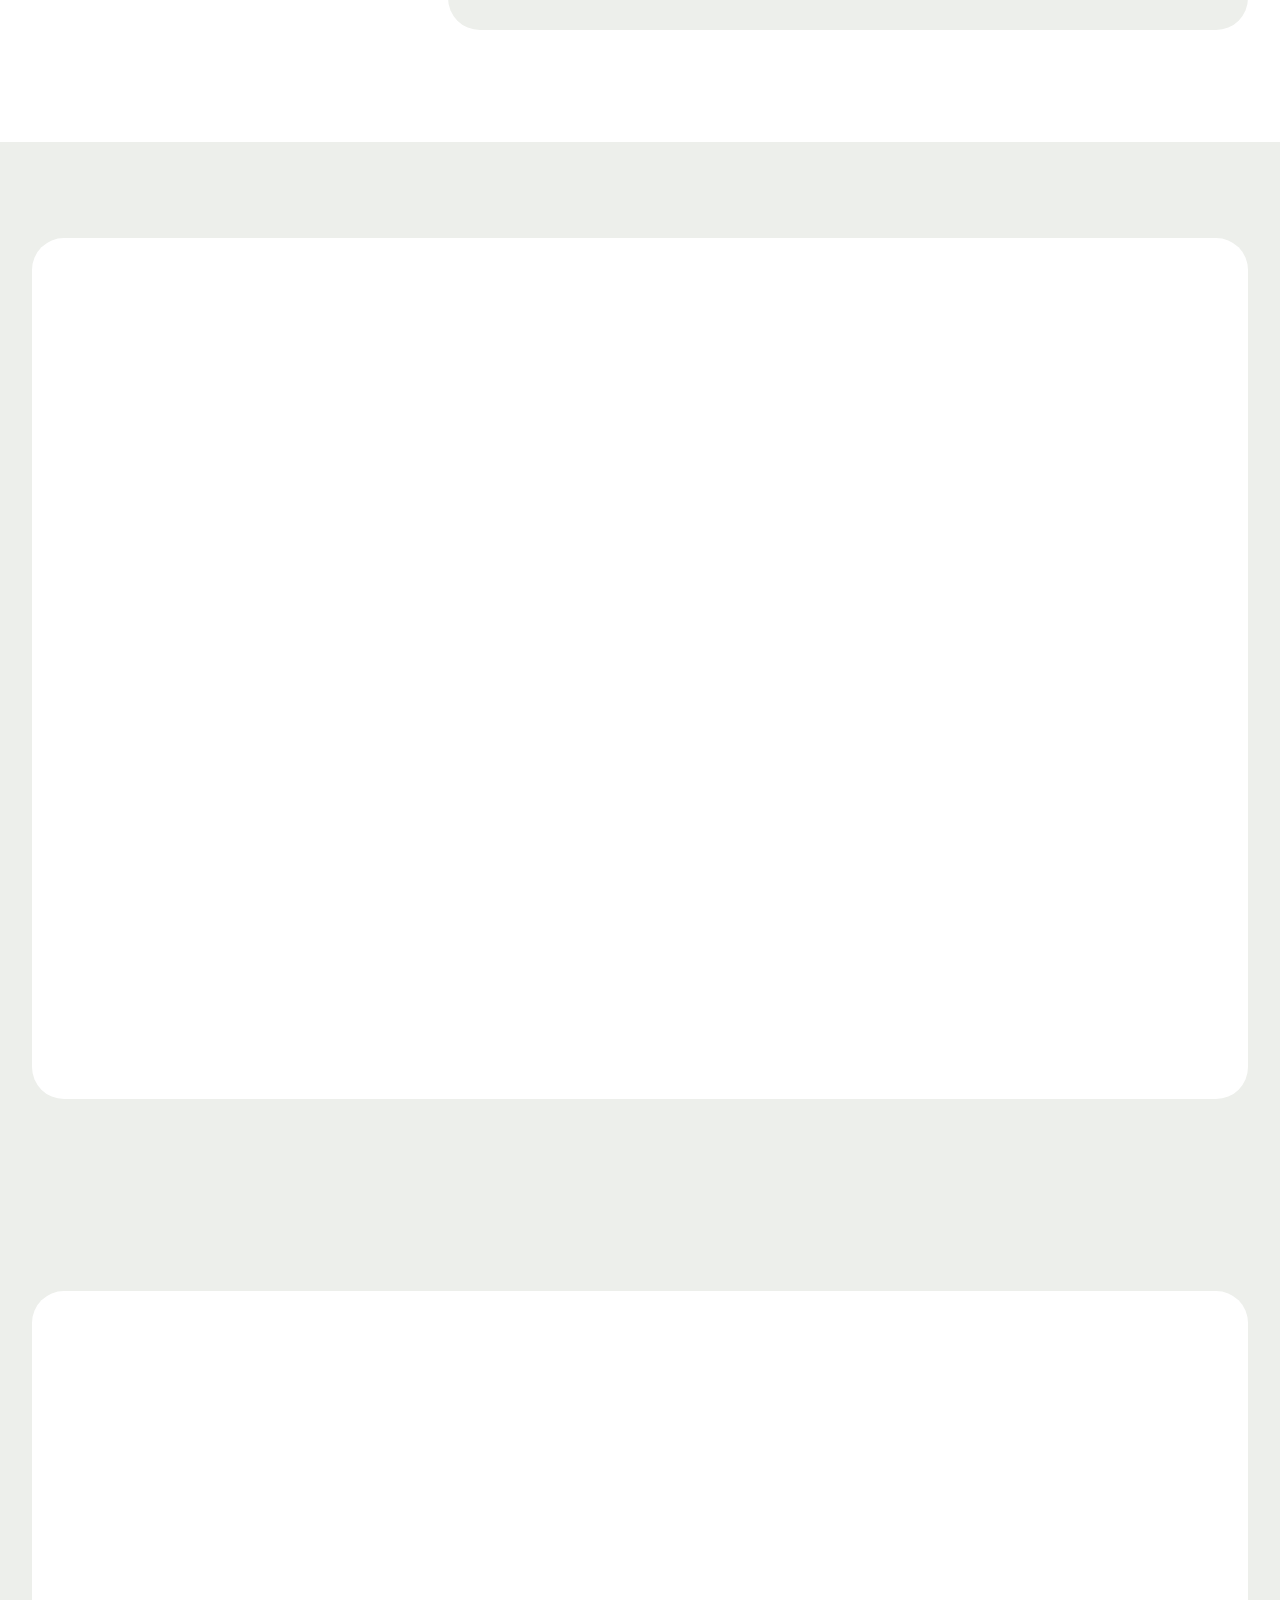
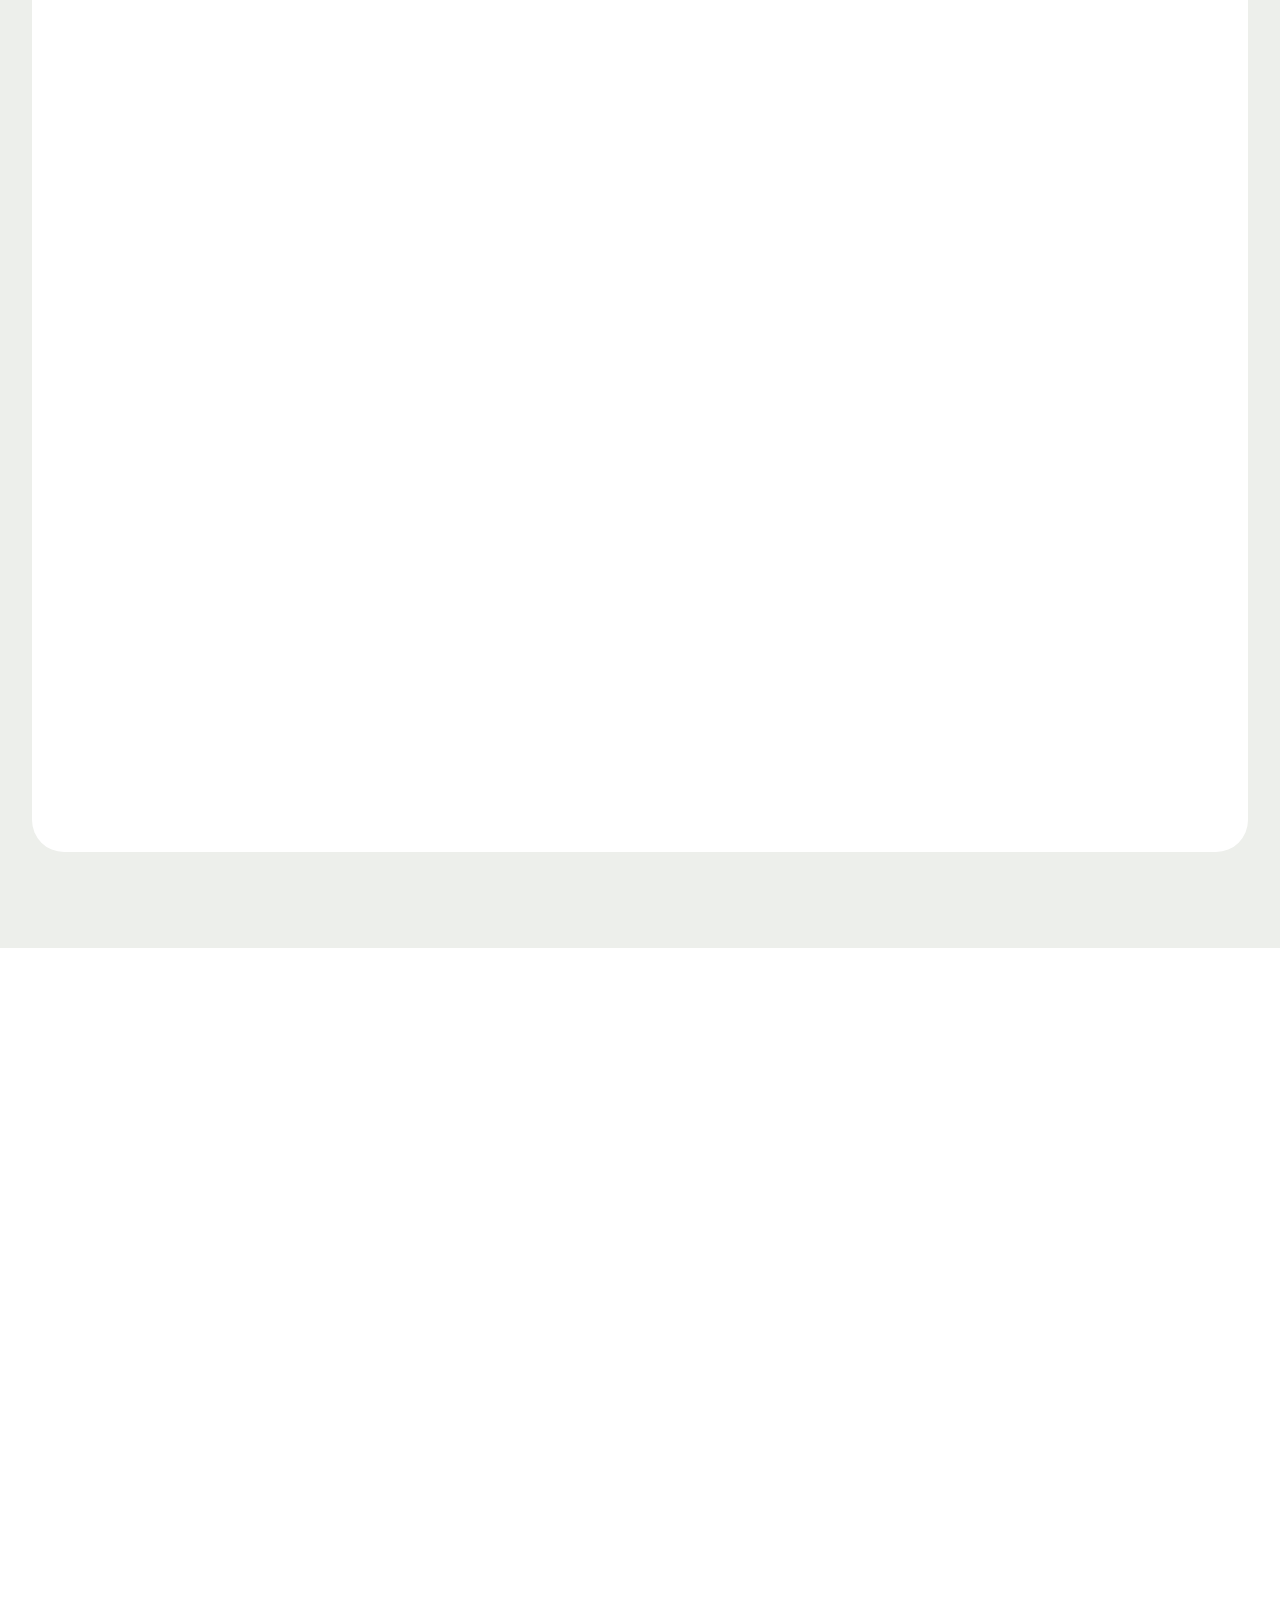
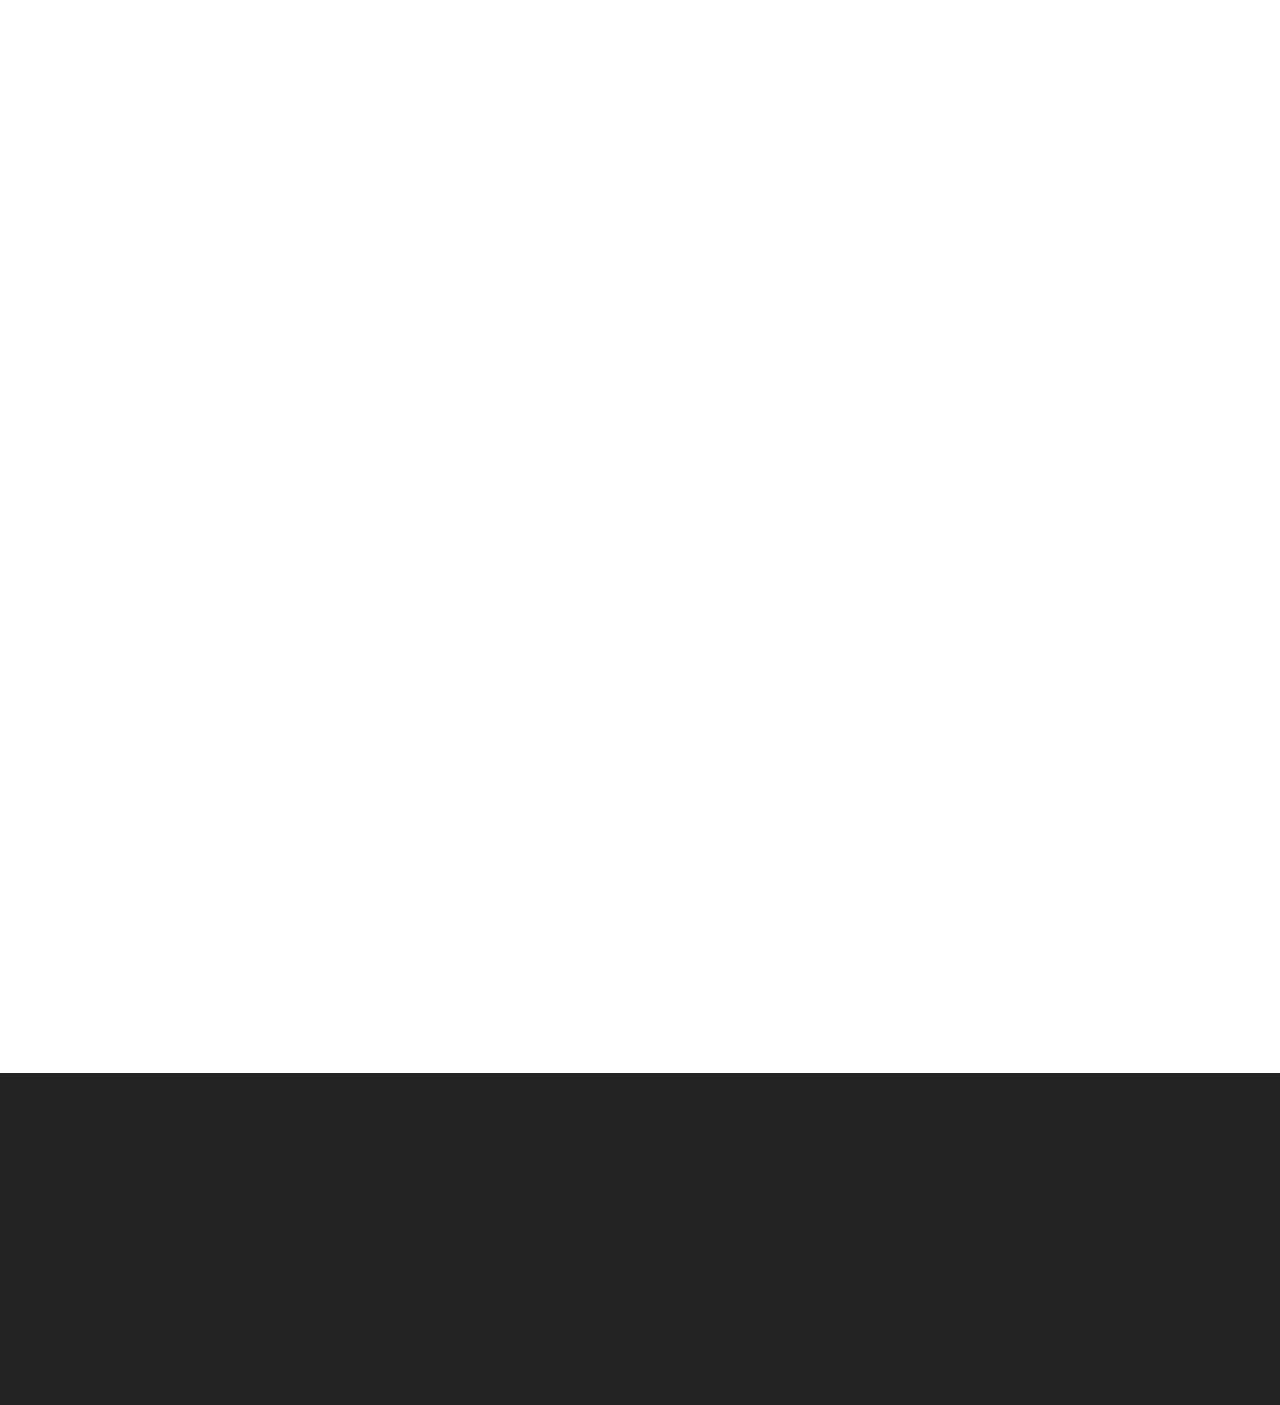
<file: blog-corp.html>
<!DOCTYPE html>
<html  >
<head>
  <!-- Site made with Mobirise Website Builder v6.1.9, https://mobirise.com -->
  <meta charset="UTF-8">
  <meta http-equiv="X-UA-Compatible" content="IE=edge">
  <meta name="generator" content="Mobirise v6.1.9, mobirise.com">
  <meta name="viewport" content="width=device-width, initial-scale=1, minimum-scale=1">
  <link rel="shortcut icon" href="assets/images/tayu20labs-206x206.png" type="image/x-icon">
  <meta name="description" content="Noticias, actividades y eventos donde participamos: ferias tecnológicas, charlas, workshops y lanzamientos de nuevos proyectos.">
  
  
  <title>Blog y Agenda de Eventos</title>
  <link rel="stylesheet" href="assets/web/assets/mobirise-icons2/mobirise2.css">
  <link rel="stylesheet" href="assets/bootstrap/css/bootstrap.min.css">
  <link rel="stylesheet" href="assets/animatecss/animate.css">
  <link rel="stylesheet" href="assets/dropdown/css/style.css">
  <link rel="stylesheet" href="assets/socicon/css/styles.css">
  <link rel="stylesheet" href="assets/theme/css/style.css">
  <link rel="preload" href="https://fonts.googleapis.com/css?family=Anton:400&display=swap" as="style" onload="this.onload=null;this.rel='stylesheet'">
  <noscript><link rel="stylesheet" href="https://fonts.googleapis.com/css?family=Anton:400&display=swap"></noscript>
  <link rel="preload" href="https://fonts.googleapis.com/css?family=Big+Shoulders:100,200,300,400,500,600,700,800,900&display=swap" as="style" onload="this.onload=null;this.rel='stylesheet'">
  <noscript><link rel="stylesheet" href="https://fonts.googleapis.com/css?family=Big+Shoulders:100,200,300,400,500,600,700,800,900&display=swap"></noscript>
  <link rel="preload" as="style" href="assets/mobirise/css/mbr-additional.css?v=B80O0d"><link rel="stylesheet" href="assets/mobirise/css/mbr-additional.css?v=B80O0d" type="text/css">

  
  
  
</head>
<body>
  
  <section data-bs-version="5.1" class="menu menu2 cid-uUvM84lxjn" once="menu" id="menu02-2g">
	

	<nav class="navbar navbar-dropdown navbar-fixed-top navbar-expand-lg">
		<div class="container">
			<div class="navbar-brand">
				<span class="navbar-logo">
					<a href="index.html#hero-17-uUvM84l9o0">
						<img src="assets/images/tayu20labs-206x206.png" alt="" style="height: 4.3rem;">
					</a>
				</span>
				
			</div>
			<button class="navbar-toggler" type="button" data-toggle="collapse" data-bs-toggle="collapse" data-target="#navbarSupportedContent" data-bs-target="#navbarSupportedContent" aria-controls="navbarNavAltMarkup" aria-expanded="false" aria-label="Toggle navigation">
				<div class="hamburger">
					<span></span>
					<span></span>
					<span></span>
					<span></span>
				</div>
			</button>
			<div class="collapse navbar-collapse" id="navbarSupportedContent">
				<ul class="navbar-nav nav-dropdown" data-app-modern-menu="true"><li class="nav-item">
						<a class="nav-link link text-black display-7" href="desarrollo-hardware-software.html">Servicios</a>
					</li>
					<li class="nav-item dropdown"><a class="nav-link link dropdown-toggle text-black show display-7" href="monitoreo-inteligente-gps.html" data-toggle="dropdown-submenu" data-bs-toggle="dropdown" data-bs-auto-close="outside" aria-expanded="false">Productos</a><div class="dropdown-menu show" aria-labelledby="dropdown-778" data-bs-popper="none"><a class="dropdown-item text-black display-7" href="gateway-lorawan.html">GATEWAY LORAWAN</a><a class="show dropdown-item text-black display-7" href="alimentador-automatico.html">ALIMENTADOR AUTOMÁTICO&nbsp;</a><a class="dropdown-item text-black text-primary display-7" href="orion-gps.html">ORIÓN GPS PARA BANANERAS</a><a class="dropdown-item text-black display-7" href="monitoreo-inteligente-gps.html">MONITOREO GPS PARA GANADO</a></div></li><li class="nav-item">
						<a class="nav-link link text-black display-7" href="nosotros.html" aria-expanded="false">Nosotros</a>
					</li>
					<li class="nav-item">
						<a class="nav-link link text-black display-7" href="nosotros.html#form02-1g">Contacto</a>
					</li><li class="nav-item"><a class="nav-link link text-black display-7" href="blog-corp.html">Blog</a></li></ul>
				
				<div class="navbar-buttons mbr-section-btn"><a class="btn btn-info display-7" href="https://www.youtube.com/@elingetayu">Youtube</a></div>
			</div>
		</div>
	</nav>
</section>

<section data-bs-version="5.1" class="image01 cid-vbK1nUmdxi" id="image01-32">
  

  
  

  <div class="container">
    <div class="row justify-content-center">
      <div class="col-12 col-lg-8">
        <div class="image-wrapper mb-4">
          <img class="w-100" src="assets/images/agregar20algo20de20texto201-1684x1684.png" alt="Mobirise Website Builder">
        </div>
        <h4 class="mbr-description mbr-fonts-style mb-3 align-center display-2">
          <strong>UNA PCB SIN PROTECCIÓN ES UNA FALLA ESPERANDO A OCURRIR.</strong></h4>
        
      </div>
    </div>
  </div>
</section>

<section data-bs-version="5.1" class="list07 cid-vbJZhNpmtK" id="list07-31">
    
    
    <div class="container">
        <div class="row justify-content-center">
            <div class="col-lg-4">
                <div class="col-12 col-md-12">
                    <h5 class="mbr-section-title mbr-fonts-style mt-0 mb-4 display-2"><strong>CONFORMAL&nbsp;</strong><div><strong>COATING</strong></div></h5>
                    <h6 class="mbr-section-subtitle mbr-fonts-style mt-0 mb-4 display-7"><div>
</div><div>En Tayulabs cuidamos de cada detalle de tu tarjeta electronica con procesos que respalda la calidad en condiciones reales.</div></h6>
                    
                </div>
            </div>

            <div class="col-lg-8">
                <div id="bootstrap-accordion_61" class="panel-group accordionStyles accordion" role="tablist" aria-multiselectable="true">
                    <div class="card">
                        <div class="card-header" role="tab" id="headingOne">
                            <a role="button" class="panel-title collapsed" data-toggle="collapse" data-bs-toggle="collapse" data-core="" href="#collapse1_61" aria-expanded="false" aria-controls="collapse1">
                                <h6 class="panel-title-edit mbr-semibold mbr-fonts-style mb-0 display-5"><strong>
                                    ¿Qué es conformal coating?<br></strong><br></h6>
                                <span class="sign mbr-iconfont mobi-mbri-arrow-down"></span>
                            </a>
                        </div>
                        <div id="collapse1_61" class="panel-collapse noScroll collapse" role="tabpanel" aria-labelledby="headingOne" data-parent="#accordion" data-bs-parent="#bootstrap-accordion_61">
                            <div class="panel-body">
                                <p class="mbr-fonts-style panel-text display-5">Es un recubrimiento de capa delgada estratégico que se aplica en las tarjetas electrónicas cuya función es proteger de diversos entornos que pueden deteriorar una pcb</p>
                            </div>
                        </div>

                    </div>
                    <div class="card">
                        <div class="card-header" role="tab" id="headingOne">
                            <a role="button" class="panel-title collapsed" data-toggle="collapse" data-bs-toggle="collapse" data-core="" href="#collapse2_61" aria-expanded="false" aria-controls="collapse2">
                                <h3 class="panel-title-edit mbr-semibold mbr-fonts-style mb-0 display-5"><strong>¿Qué industrias lo utilizan?</strong></h3>
                                <span class="sign mbr-iconfont mobi-mbri-arrow-down"></span>
                            </a>
                        </div>
                        <div id="collapse2_61" class="panel-collapse noScroll collapse" role="tabpanel" aria-labelledby="headingOne" data-parent="#accordion" data-bs-parent="#bootstrap-accordion_61">
                            <div class="panel-body">
                                <p class="mbr-fonts-style panel-text display-5">Las grandes industrias no pueden permitirse fallas.
<br>- Industria acuícola 
<br>- Industria Médica
<br>- Industria Agrícola
<br>- Automatización Industrial
<br>- Telecomunicaciones e Infraestructura</p>
                            </div>
                        </div>
                    </div>
                    <div class="card">
                        <div class="card-header" role="tab" id="headingOne">
                            <a role="button" class="panel-title collapsed" data-toggle="collapse" data-bs-toggle="collapse" data-core="" href="#collapse3_61" aria-expanded="false" aria-controls="collapse3">
                                <h3 class="panel-title-edit mbr-semibold mbr-fonts-style mb-0 display-5"><strong>Beneficios claves</strong></h3>
                                <span class="sign mbr-iconfont mobi-mbri-arrow-down"></span>
                            </a>
                        </div>
                        <div id="collapse3_61" class="panel-collapse noScroll collapse" role="tabpanel" aria-labelledby="headingOne" data-parent="#accordion" data-bs-parent="#bootstrap-accordion_61">
                            <div class="panel-body">
                                <p class="mbr-fonts-style panel-text display-5">- Mas vida útil del equipo<br>- Reducción de fallas en la electrónica<br>- Protección en ambientes demandantes<br>- Menos mantenimiento correctivo</p>
                            </div>
                        </div>
                    </div>
                    <div class="card">
                        <div class="card-header" role="tab" id="headingOne">
                            <a role="button" class="panel-title collapsed" data-toggle="collapse" data-bs-toggle="collapse" data-core="" href="#collapse4_61" aria-expanded="false" aria-controls="collapse4">
                                <h3 class="panel-title-edit mbr-semibold mbr-fonts-style mb-0 display-5"><p><strong>¿Por qué es necesario?</strong></p></h3>
                                <span class="sign mbr-iconfont mobi-mbri-arrow-down"></span>
                            </a>
                        </div>
                        <div id="collapse4_61" class="panel-collapse noScroll collapse" role="tabpanel" aria-labelledby="headingOne" data-parent="#accordion" data-bs-parent="#bootstrap-accordion_61">
                            <div class="panel-body">
                                <p class="mbr-fonts-style panel-text display-5">Para evitar fallas mas comunes debido al ambiente como:<br>-corrosión<br>-sulfatación<br>-condensación<br>-contaminación.</p>
                            </div>
                        </div>
                    </div>
                    
                    
                </div>
            </div>
        </div>
    </div>
</section>

<section data-bs-version="5.1" class="start article01 cid-v4X2gEVdyY" id="article01-2o">
	

	
	
	<div class="container">
		<div class="row justify-content-center">
			<div class="card col-md-12 col-lg-12">
				<div class="card-wrapper">
					<div class="row">
						<div class="image-wrapper col-12 col-sm-6 justify-content-center">
							<img src="assets/images/20251202-234228870-ios-1101x1152.jpg" alt="Mobirise Website Builder">
						</div>
						<div class="image-wrapper col-12 col-sm-6 justify-content-center">
							<img src="assets/images/20251203-004854997-ios-1101x939.jpg" alt="Mobirise Website Builder">
						</div>
					</div>

					<div class="card-box align-left mb-3 card-content-text">
						
						<p class="mbr-text mbr-fonts-style mt-3 mb-0 display-7">Visitamos la Universidad Politécnica Salesiana sede Guayaquil, en la carrera de Mecatrónica, donde compartimos quiénes somos en TayuLabs y los proyectos tecnológicos que estamos desarrollando.
<br>
<br>Fue increíble conversar con los estudiantes, mostrar nuestras soluciones y motivar a más jóvenes a seguir construyendo innovación desde la mecatrónica.
<br>Gracias a la carrera de Mecatrónica por la invitación.<br><br>02/12/25&nbsp;<br></p>
						
					</div>
				</div>
			</div>
		</div>
	</div>
</section>

<section data-bs-version="5.1" class="start article01 cid-v4X1WcZAEi" id="article01-2m">
	

	
	
	<div class="container">
		<div class="row justify-content-center">
			<div class="card col-md-12 col-lg-12">
				<div class="card-wrapper">
					<div class="row">
						<div class="image-wrapper col-12 col-sm-6 justify-content-center">
							<img src="assets/images/20251128-151304429-ios-1101x1468.jpg" alt="Mobirise Website Builder">
						</div>
						<div class="image-wrapper col-12 col-sm-6 justify-content-center">
							<img src="assets/images/20251128-135653942-ios-1101x1350.jpeg" alt="Mobirise Website Builder">
						</div>
					</div>

					<div class="card-box align-left mb-3 card-content-text">
						
						<p class="mbr-text mbr-fonts-style mt-3 mb-0 display-7">¡Así vivimos el Aerotech Summit 2025! 🚀
<br>Estuvimos presentes con nuestro stand mostrando los desarrollos en hardware y software que estamos creando para impulsar la innovación tecnológica en Ecuador.
<br>
<br>Charlamos con estudiantes, emprendedores, empresas y actores clave del mundo aeroespacial… y confirmamos que el futuro tecnológico del país se está construyendo hoy.
<br>
<br>Gracias a nuzeta.espol por organizar un espacio que conecta ciencia, industria y tecnología.
<br>En TayuLabs seguimos desarrollando soluciones que transforman ideas en proyectos reales.<br><br>28/11/25&nbsp;<br></p>
						
					</div>
				</div>
			</div>
		</div>
	</div>
</section>

<section data-bs-version="5.1" class="start article2 cid-v4X3iWUrmX" id="article02-2s">
	

	
	

	<div class="container">
		<div class="row justify-content-center">
			<div class="col-12 col-md-12 col-lg-6 image-wrapper">
				<img class="w-100" src="assets/images/20251107-205820614-ios-1101x1468.jpeg" alt="Mobirise Website Builder">
			</div>
			<div class="col-12 col-md-12 col-lg">
				<div class="text-wrapper align-left">
					
					<p class="mbr-text align-left mbr-fonts-style mb-4 display-7">Participamos a la Jornada de Innovación en Automatización y Robótica Industrial organizada por ESPOL e IEEE RAS Ecuador, donde compartimos cómo la tecnología puede transformar la industria desde la educación.
<br>
<br>Tema presentado:
<br>“Desarrollo e integración de PLCs educativos con dispositivos IIoT mediante plataformas abiertas”
<br>
<br>Como TAYULABS buscamos democratizar la tecnología, conectar ideas con soluciones reales y acercar la automatización a quienes están construyendo el futuro.
<br>
<br>Speakers:
<br>CEO — Ing. Christian Tayupanta
<br>CONSULTOR TI — Ing. José Laica
<br>
<br>TAYULABS — Tecnología inteligente para quienes crean futuro</p>
					
				</div>
			</div>
		</div>
	</div>
</section>

<section data-bs-version="5.1" class="start article2 cid-v4X2TFVxBM" id="article02-2q">
	

	
	

	<div class="container">
		<div class="row justify-content-center">
			<div class="col-12 col-md-12 col-lg-6 image-wrapper">
				<img class="w-100" src="assets/images/agregar20algo20de20texto-1101x1101.png" alt="Mobirise Website Builder">
			</div>
			<div class="col-12 col-md-12 col-lg">
				<div class="text-wrapper align-left">
					
					<p class="mbr-text align-left mbr-fonts-style mb-4 display-7">ESPOL - Centro de Investigación de Sistemas Computacionales (CIDIS)
<br>
<br>Nos enorgullece haber compartido conocimiento en la charla “Ecosistema de las tarjetas de circuito impreso (PCB): diseño, componentes y manufactura”, impartida por nuestro CEO Christian Tayupanta.
<br>
<br>En Tayulabs creemos en la importancia de conectar la innovación académica con el desarrollo tecnológico real.
<br>Seguimos impulsando el crecimiento del ecosistema electrónico en Ecuador.<br>&nbsp;<br>24/10/25&nbsp;<br></p>
					
				</div>
			</div>
		</div>
	</div>
</section>

<section data-bs-version="5.1" class="footer3 cid-uUvM84rd9B" once="footers" id="footer03-2h">

        

    

    <div class="container">
        <div class="row">
            

            <div class="col-12 mt-4">
                <div class="social-row">
                    <div class="soc-item">
                        <a href="https://wa.me/593995546906">
                            <span class="mbr-iconfont display-7 socicon-whatsapp socicon"></span>
                        </a>
                    </div>
                    <div class="soc-item">
                        <a href="https://www.youtube.com/@elingetayu" target="_blank">
                            <span class="mbr-iconfont socicon-youtube socicon"></span>
                        </a>
                    </div>
                    <div class="soc-item">
                        <a href="https://www.instagram.com/tayulabs" target="_blank">
                            <span class="mbr-iconfont socicon-instagram socicon"></span>
                        </a>
                    </div>
                    <div class="soc-item">
                        <a href="https://www.linkedin.com/company/tayulabs/?viewAsMember=true" target="_blank">
                            <span class="mbr-iconfont socicon-linkedin socicon"></span>
                        </a>
                    </div>
                    
                </div>
            </div>
            <div class="col-12 mt-5">
                <p class="mbr-fonts-style copyright display-7"><strong>proyectos@tayulabs.com<br></strong><br>© 2025 Tayulabs. Todos los derechos reservados.</p>
            </div>
        </div>
    </div>
</section><script src="assets/bootstrap/js/bootstrap.bundle.min.js"></script>  <script src="assets/smoothscroll/smooth-scroll.js"></script>  <script src="assets/ytplayer/index.js"></script>  <script src="assets/dropdown/js/navbar-dropdown.js"></script>  <script src="assets/theme/js/script.js"></script>  
  
  
  <input name="animation" type="hidden">
  </body>
</html>
</file>
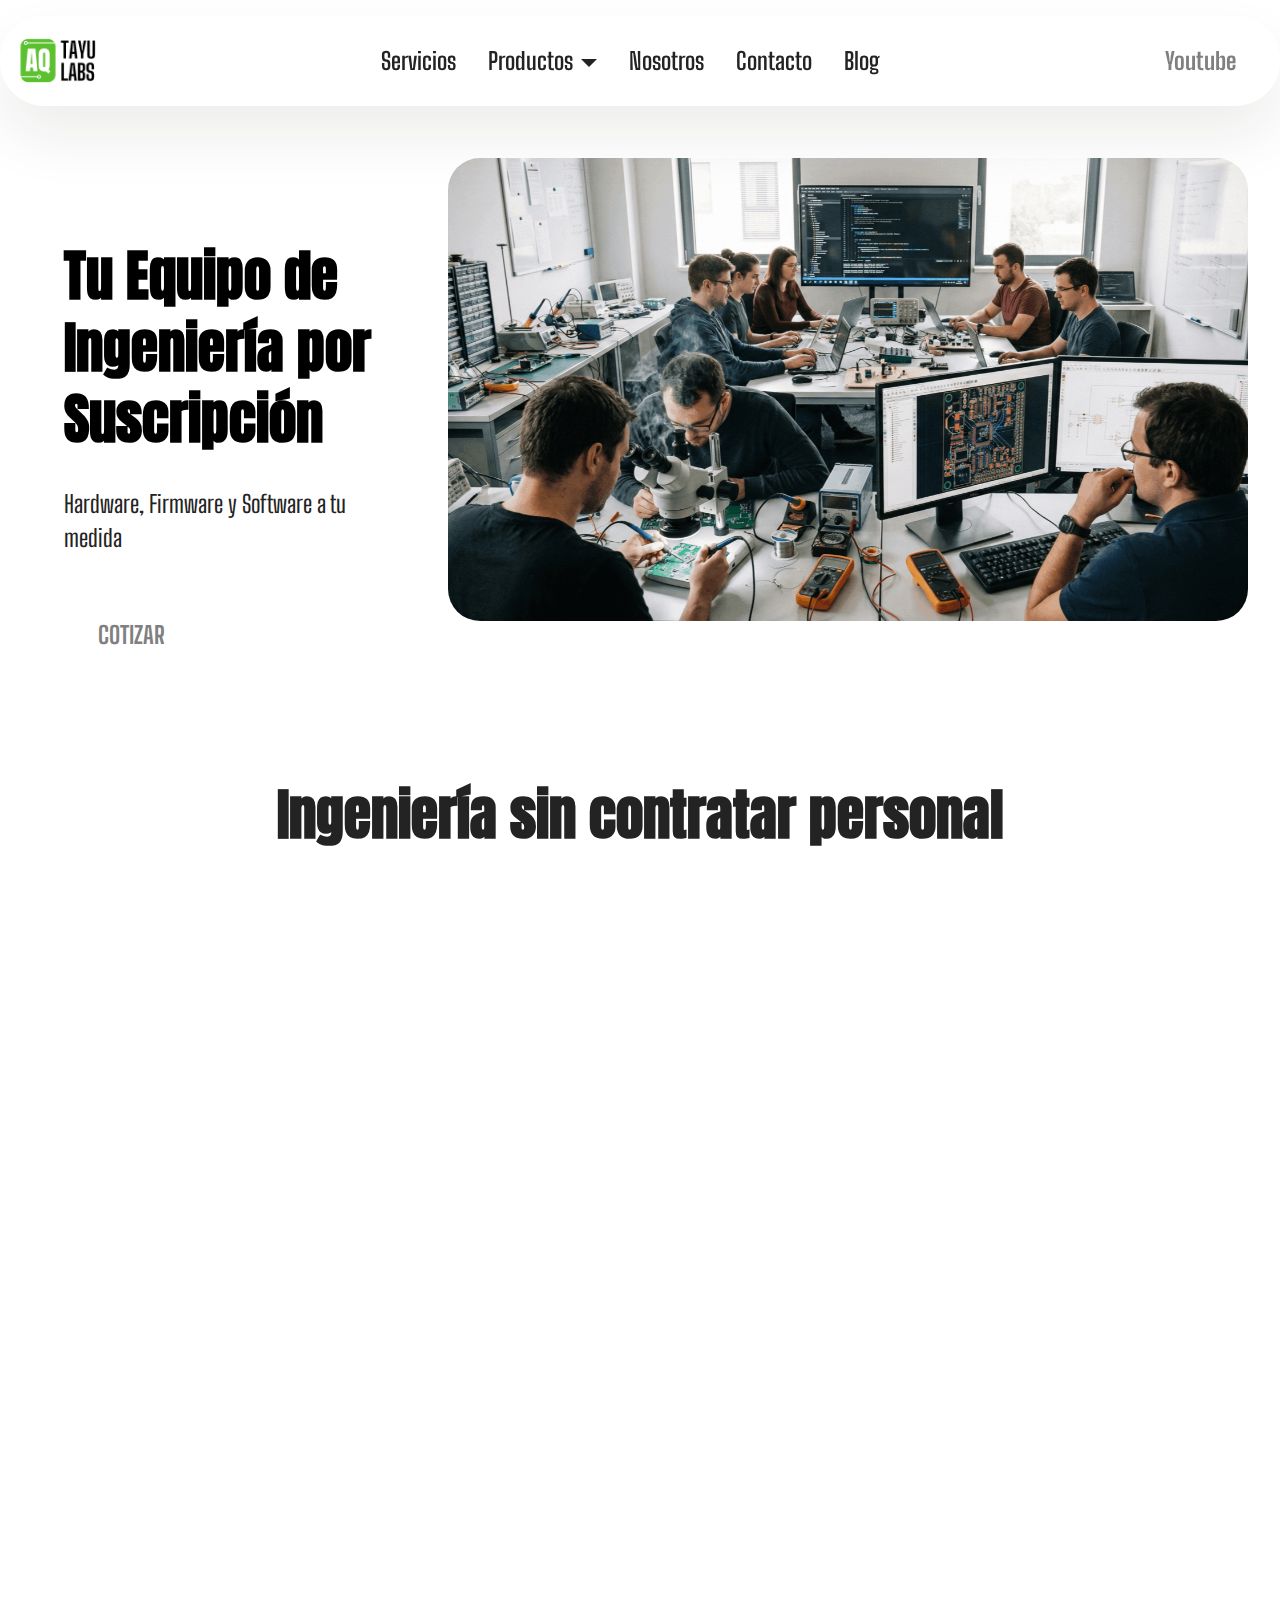
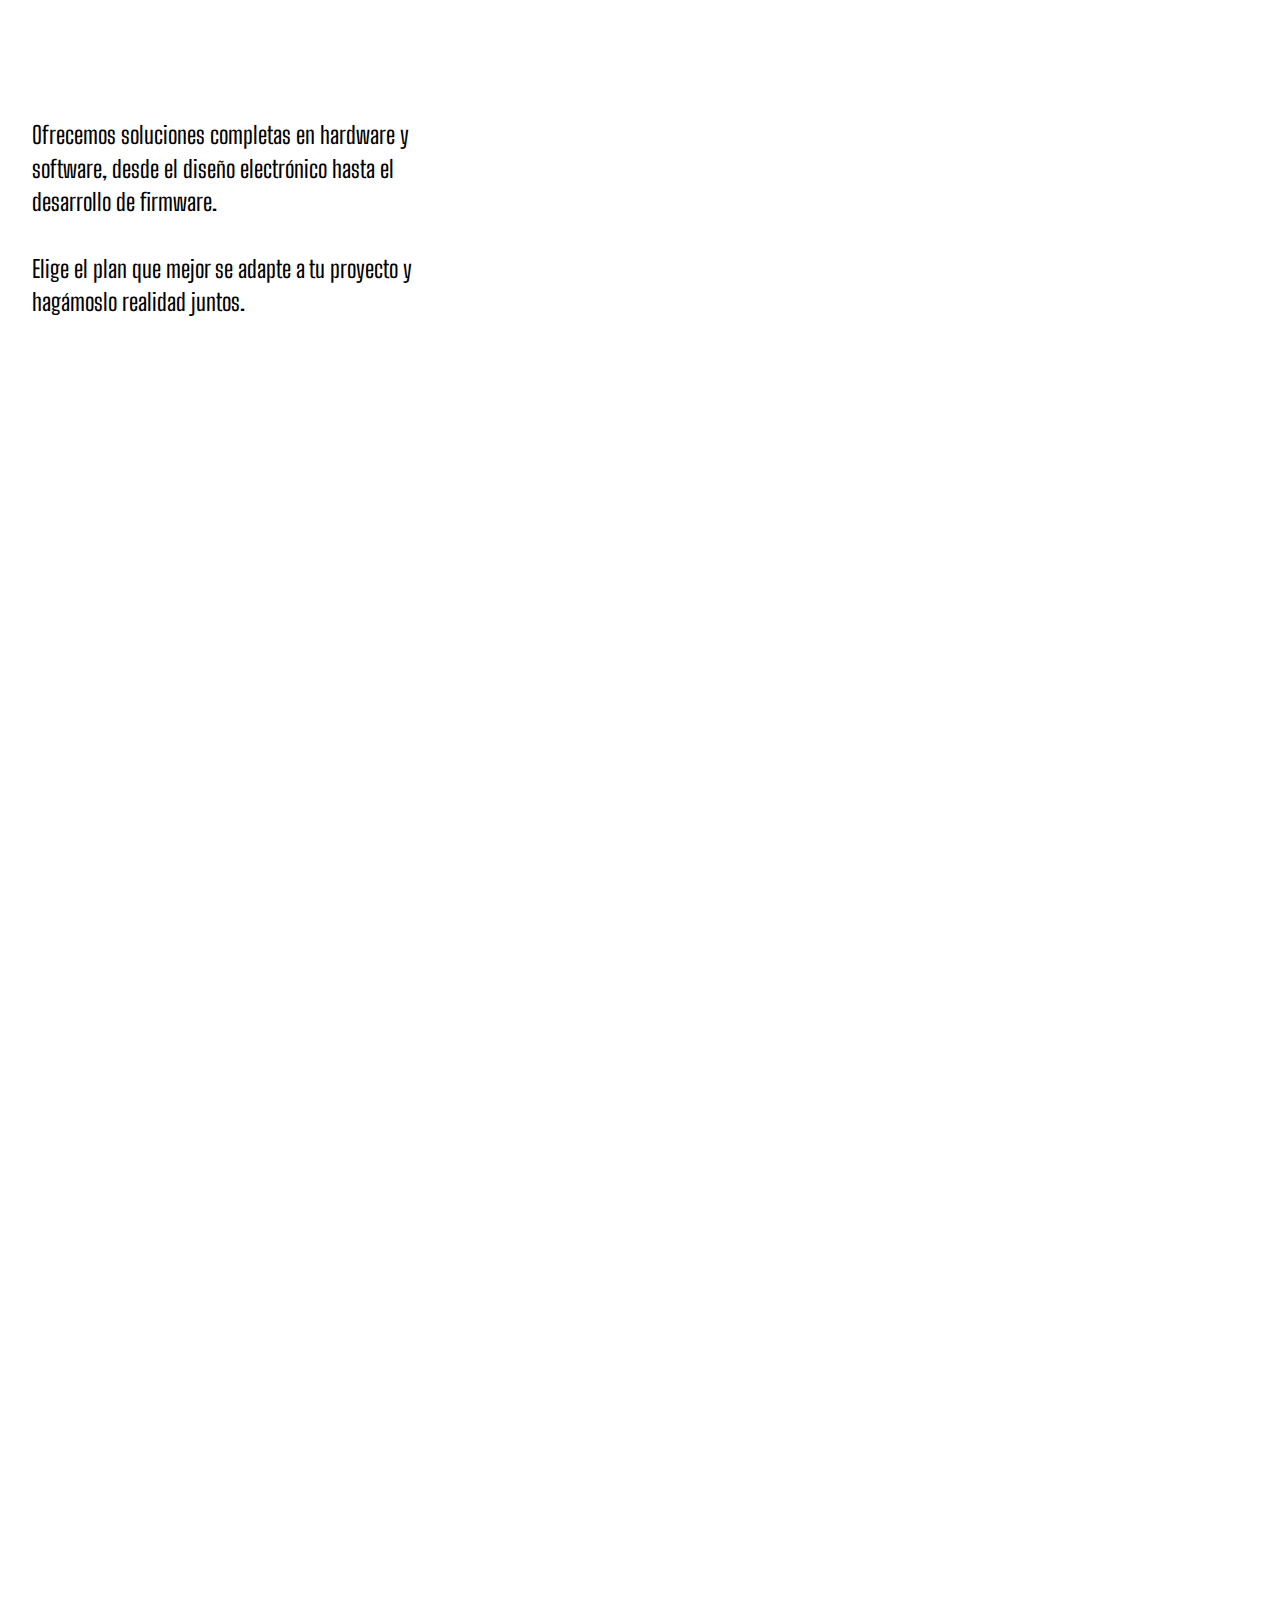
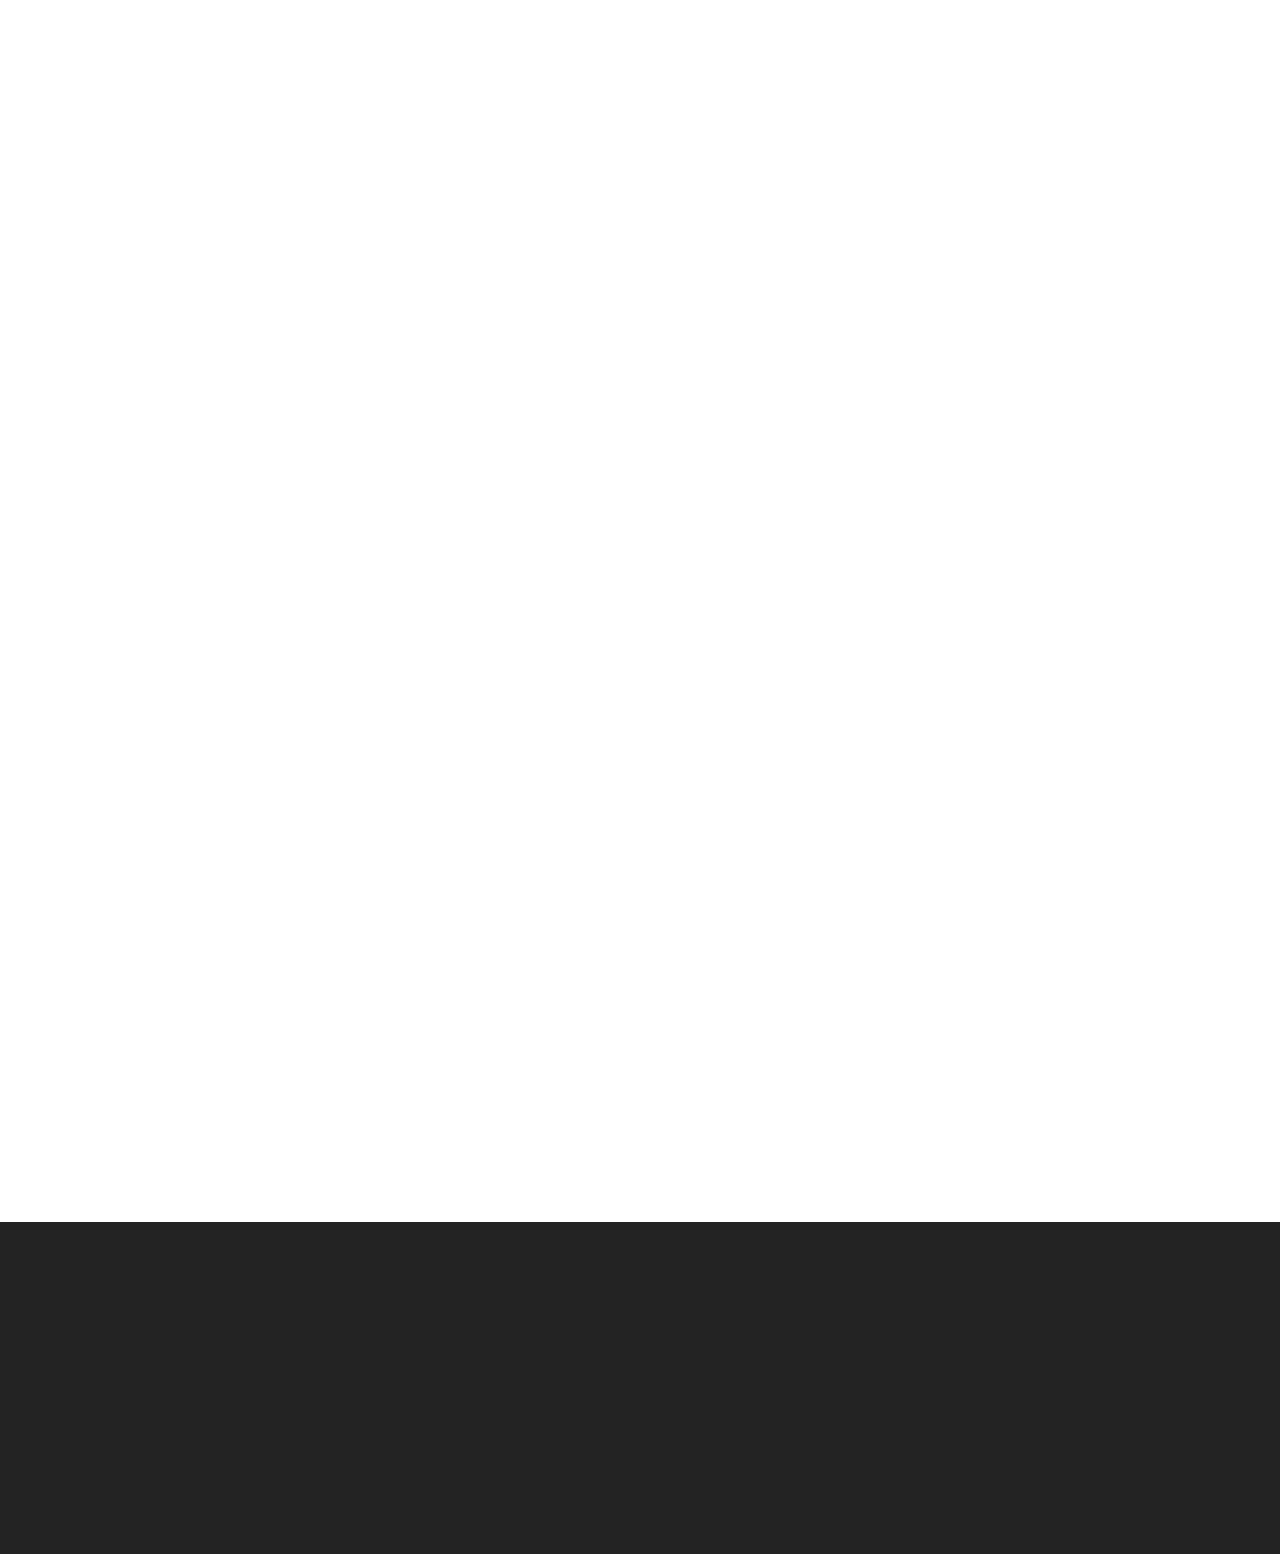
<file: desarrollo-hardware-software.html>
<!DOCTYPE html>
<html  >
<head>
  <!-- Site made with Mobirise Website Builder v6.1.9, https://mobirise.com -->
  <meta charset="UTF-8">
  <meta http-equiv="X-UA-Compatible" content="IE=edge">
  <meta name="generator" content="Mobirise v6.1.9, mobirise.com">
  <meta name="viewport" content="width=device-width, initial-scale=1, minimum-scale=1">
  <link rel="shortcut icon" href="assets/images/tayu20labs-206x206.png" type="image/x-icon">
  <meta name="description" content="Tayulabs ofrece desarrollo de hardware, firmware, software de escritorio y aplicaciones web bajo un modelo de suscripción mensual. Ideal para empresas que desean crear productos tecnológicos sin contratar personal interno.">
  
  
  <title>Desarrollo de Hardware y Software por Suscripción | TAYULABS</title>
  <link rel="stylesheet" href="assets/web/assets/mobirise-icons2/mobirise2.css">
  <link rel="stylesheet" href="assets/bootstrap/css/bootstrap.min.css">
  <link rel="stylesheet" href="assets/animatecss/animate.css">
  <link rel="stylesheet" href="assets/dropdown/css/style.css">
  <link rel="stylesheet" href="assets/socicon/css/styles.css">
  <link rel="stylesheet" href="assets/theme/css/style.css">
  <link rel="preload" href="https://fonts.googleapis.com/css?family=Anton:400&display=swap" as="style" onload="this.onload=null;this.rel='stylesheet'">
  <noscript><link rel="stylesheet" href="https://fonts.googleapis.com/css?family=Anton:400&display=swap"></noscript>
  <link rel="preload" href="https://fonts.googleapis.com/css?family=Big+Shoulders:100,200,300,400,500,600,700,800,900&display=swap" as="style" onload="this.onload=null;this.rel='stylesheet'">
  <noscript><link rel="stylesheet" href="https://fonts.googleapis.com/css?family=Big+Shoulders:100,200,300,400,500,600,700,800,900&display=swap"></noscript>
  <link rel="preload" as="style" href="assets/mobirise/css/mbr-additional.css?v=Rxg9ns"><link rel="stylesheet" href="assets/mobirise/css/mbr-additional.css?v=Rxg9ns" type="text/css">

  
  
  

<!-- Agrega este estilo para el menú desplegable -->


<!-- Agrega este estilo para el menú desplegable -->
<style>
.dropdown-menu {
    background-color: #f8f9fa !important;
    border: 1px solid #dee2e6 !important;
}

.dropdown-item:hover {
    background-color: #82ca55 !important;
    color: #000 !important;
}
</style> 

</head>
<body>
  
  <section data-bs-version="5.1" class="menu menu2 cid-uUvM84lxjn" once="menu" id="menu02-1w">
	

	<nav class="navbar navbar-dropdown navbar-fixed-top navbar-expand-lg">
		<div class="container">
			<div class="navbar-brand">
				<span class="navbar-logo">
					<a href="index.html#hero-17-uUvM84l9o0">
						<img src="assets/images/tayu20labs-206x206.png" alt="" style="height: 4.3rem;">
					</a>
				</span>
				
			</div>
			<button class="navbar-toggler" type="button" data-toggle="collapse" data-bs-toggle="collapse" data-target="#navbarSupportedContent" data-bs-target="#navbarSupportedContent" aria-controls="navbarNavAltMarkup" aria-expanded="false" aria-label="Toggle navigation">
				<div class="hamburger">
					<span></span>
					<span></span>
					<span></span>
					<span></span>
				</div>
			</button>
			<div class="collapse navbar-collapse" id="navbarSupportedContent">
				<ul class="navbar-nav nav-dropdown" data-app-modern-menu="true"><li class="nav-item">
						<a class="nav-link link text-black display-7" href="desarrollo-hardware-software.html">Servicios</a>
					</li>
					<li class="nav-item dropdown"><a class="nav-link link dropdown-toggle text-black display-7" href="monitoreo-inteligente-gps.html" data-toggle="dropdown-submenu" data-bs-toggle="dropdown" data-bs-auto-close="outside" aria-expanded="false">Productos</a><div class="dropdown-menu" aria-labelledby="dropdown-778"><a class="dropdown-item text-black display-7" href="plc-logic-t1.html">PLC T-1 LORAWAN</a><a class="dropdown-item text-black display-7" href="gateway-lorawan.html">GATEWAY LORAWAN</a><a class="text-black show dropdown-item text-primary display-7" href="sentinel85-lorawan.html">Nodo RS485 a LoraWan</a><a class="show dropdown-item text-black display-7" href="alimentador-automatico.html">ALIMENTADOR AUTOMÁTICO&nbsp;</a><a class="dropdown-item text-black display-7" href="monitoreo-inteligente-gps.html">MONITOREO GPS PARA GANADO</a></div></li><li class="nav-item">
						<a class="nav-link link text-black display-7" href="nosotros.html" aria-expanded="false">Nosotros</a>
					</li>
					<li class="nav-item">
						<a class="nav-link link text-black display-7" href="nosotros.html#form02-1g">Contacto</a>
					</li><li class="nav-item"><a class="nav-link link text-black display-7" href="blog-corp.html">Blog</a></li></ul>
				
				<div class="navbar-buttons mbr-section-btn"><a class="btn btn-primary display-7" href="https://www.youtube.com/@elingetayu">Youtube</a></div>
			</div>
		</div>
	</nav>
</section>

<section data-bs-version="5.1" class="header1 cid-v4f9Gq2SB2" id="header01-28">
	

	
	

	<div class="container-fluid">
		<div class="row justify-content-center">
			<div class="col-12 col-md-12 col-lg-8 image-wrapper">
				<img class="w-100" src="assets/images/gemini-generated-image-p7mq75p7mq75p7mq-1-1489x812.png" alt="Mobirise Website Builder">
			</div>
			<div class="col-12 col-lg col-md-12">
				<div class="text-wrapper align-left">
					<h1 class="mbr-section-title mbr-fonts-style mb-4 display-2"><strong><br></strong><br><strong>Tu Equipo de Ingeniería por Suscripción</strong></h1>
					<p class="mbr-text mbr-fonts-style mb-4 display-7">
						Hardware, Firmware y Software a tu medida
					</p>
					<div class="mbr-section-btn mt-3"><a class="btn btn-primary display-7" href="https://wa.me/593995546906">COTIZAR</a></div>
				</div>
			</div>
		</div>
	</div>
</section>

<section data-bs-version="5.1" class="features033 cid-v4eX64xuMb" id="features033-24">
	

	
	
	<div class="container">
		<div class="row justify-content-center">
			<div class="col-12 content-head">
				<div class="mbr-section-head mb-5">
					<h4 class="mbr-section-title mbr-fonts-style align-center mb-0 display-2"><strong>Ingeniería sin contratar personal</strong></h4>
					<h5 class="mbr-section-subtitle mbr-fonts-style align-center mb-0 mt-4 display-7">En Tayulabs desarrollamos tus productos tecnológicos de principio a fin.<div>Con nuestra suscripción mensual, obtienes acceso a un equipo completo de ingeniería especializado</div></h5>
				</div>
			</div>
		</div>
		<div class="row justify-content-center">
			<div class="item features-without-image col-12 col-lg-4 active">
				<div class="item-wrapper">
					
					<div class="card-box">
						<h4 class="card-title mbr-fonts-style mb-0 display-7"><strong>Desarrollo de Hardware Completo</strong></h4>
						<h5 class="card-text mbr-fonts-style mt-3 display-7">
							<div>Diseño de PCBs, selección de componentes, RF, fuentes, prototipado y pruebas.</div>
						</h5>
					</div>
				</div>
			</div>
			<div class="item features-without-image col-12 col-lg-4">
				<div class="item-wrapper">
					
					<div class="card-box">
						<h4 class="card-title mbr-fonts-style mb-0 display-7"><strong>Firmware y Software Embebido</strong></h4>
						<h5 class="card-text mbr-fonts-style mt-3 display-7">Programación para ESP32, STM32, RP2040, PLCs y más.</h5>
					</div>
				</div>
			</div>
			<div class="item features-without-image col-12 col-lg-4">
				<div class="item-wrapper">
					
					<div class="card-box">
						<h4 class="card-title mbr-fonts-style mb-0 display-7"><strong>Software de Escritorio</strong></h4>
						<h5 class="card-text mbr-fonts-style mt-3 display-7">Aplicaciones profesionales para Windows, Linux y macOS.</h5>
					</div>
				</div>
			</div>
			<div class="item features-without-image col-12 col-lg-4">
				<div class="item-wrapper">
					
					<div class="card-box">
						<h4 class="card-title mbr-fonts-style mb-0 display-7"><strong>Aplicaciones Web</strong></h4>
						<h5 class="card-text mbr-fonts-style mt-3 display-7">Dashboards, plataformas, APIs, servicios cloud e integración con IoT.</h5>
					</div>
				</div>
			</div>
			<div class="item features-without-image col-12 col-lg-4">
				<div class="item-wrapper">
					
					<div class="card-box">
						<h4 class="card-title mbr-fonts-style mb-0 display-7"><strong>IoT y Comunicaciones</strong></h4>
						<h5 class="card-text mbr-fonts-style mt-3 display-7">LoRaWAN, WiFi, Bluetooth, GSM, MQTT y más.</h5>
					</div>
				</div>
			</div>
			<div class="item features-without-image col-12 col-lg-4">
				<div class="item-wrapper">
					
					<div class="card-box">
						<h4 class="card-title mbr-fonts-style mb-0 display-7"><strong>Diseño Mecánico en 3D</strong></h4>
						<h5 class="card-text mbr-fonts-style mt-3 display-7">Modelado de carcasas, ensambles, piezas funcionales y prototipos.</h5>
					</div>
				</div>
			</div>

			
			
			
		</div>
	</div>
</section>

<section data-bs-version="5.1" class="pricing04 startm5 cid-v4eTVGJ3I9" id="pricing04-20">
  
  
  
  <div class="container">
    <div class="row justify-content-center">
      <div class="col-lg-4">
        <div class="col-12 col-md-12">
          <h5 class="mbr-section-title mbr-fonts-style mt-0 mb-4 display-2"><strong>Soluciones en Hardware &amp; Software</strong></h5>
          <h6 class="mbr-section-subtitle mbr-fonts-style mt-0 mb-4 display-7">Ofrecemos soluciones completas en hardware y software, desde el diseño electrónico hasta el desarrollo de firmware. <br><br>Elige el plan que mejor se adapte a tu proyecto y hagámoslo realidad juntos.</h6>
         <div class="mbr-section-btn mt-3 main-button"><a href="https://wa.me/593995546906" class="btn btn-primary display-7">Contáctanos</a></div>
        </div>
      </div>

      <div class="col-lg-8 side-features">
        
        <div class="item features-without-image col-12 col-md-6 col-lg-6 item-mb active">
          <div class="item-wrapper">
            <div class="item-head">
              <h5 class="item-title mbr-fonts-style mb-0 display-7"><strong>Plan Colaborativo</strong></h5>
              <h6 class="item-subtitle mbr-fonts-style mb-0 display-7"><strong>DESDE $25/hora</strong></h6>
            </div>
            <div class="item-content">
              <p class="mbr-text mbr-fonts-style display-7">Pensado para startups, emprendedores<br>que buscan crecer con apoyo tecnológico.<br></p>
              <div class="mb-4">
                </div>
              <div class="counter-container mbr-text mbr-fonts-style display-5">
                <ul>
                  <li><strong style="font-size: calc(1.07rem + 0.13 * ((100vw - 62rem) / 25));">Consultoría inicial</strong><br></li><li><strong>Diseño de hardware</strong></li><li><strong>Diseño de Software</strong></li><li>
</li><li><strong>Desarrollo de firmware
</strong></li><li><strong>Desarrollo de prototipo</strong></li><li><strong>Soporte técnico.</strong></li>
                </ul>
              </div>
            </div>
            <div class="mbr-section-btn item-footer"><a href="https://wa.me/593995546906" class="btn item-btn btn-primary display-7">CONTRATAR</a></div>
          </div>
        </div><div class="item features-without-image col-12 col-md-6 col-lg-6 item-mb">
          <div class="item-wrapper">
            <div class="item-head">
              <h5 class="item-title mbr-fonts-style mb-0 display-7"><strong>Desarrollo de Producto</strong></h5>
              <h6 class="item-subtitle mbr-fonts-style mb-0 display-7">
                <strong>DESDE $3200/mensual</strong></h6>
            </div>
            <div class="item-content">
              <p class="mbr-text mbr-fonts-style display-7">Dirigido a empresas e industria<br>que requieren soluciones exclusivas.<br><br></p>
              <div class="mb-4">
              </div>
              <div class="counter-container mbr-text mbr-fonts-style display-5">
                <ul>
                  <li><strong style="font-size: calc(1.07rem + 0.13 * ((100vw - 62rem) / 25));">Consultoría especializada</strong></li><li><strong style="font-size: calc(1.07rem + 0.13 * ((100vw - 62rem) / 25));">Diseño de hardware</strong></li><li><strong style="font-size: calc(1.07rem + 0.13 * ((100vw - 62rem) / 25));">Desarrollo de firmware</strong></li><li><strong>Diseño de Software&nbsp;</strong><strong style="font-size: calc(1.07rem + 0.13 * ((100vw - 62rem) / 25));">(web, escritorio, APIs)</strong></li>
                  <li><strong style="font-size: calc(1.07rem + 0.13 * ((100vw - 62rem) / 25));">Desarrollo de prototipo</strong><br></li><li><strong>Documentación completa (BOM, planos, manuales, pruebas)</strong></li><li><strong>Derechos 100% del cliente (propiedad intelectual incluida)</strong></li><li><strong>Soporte técnico.</strong></li>
                </ul>
              </div>
            </div>
            <div class="mbr-section-btn item-footer"><a href="https://wa.me/593995546906" class="btn item-btn btn-primary display-7">CONTRATAR</a></div>
          </div>
        </div><div class="item features-without-image col-12 col-md-6 col-lg-6 item-mb">
          <div class="item-wrapper">
            <div class="item-head">
              <h5 class="item-title mbr-fonts-style mb-0 display-7"><strong>Desarrollo de Hardware</strong></h5>
              <h6 class="item-subtitle mbr-fonts-style mb-0 display-7">
                <strong>DESDE $1300/mensual</strong></h6>
            </div>
            <div class="item-content">
              <p class="mbr-text mbr-fonts-style display-7">Clientes que ya cuentan con su propio equipo de software/firmware y necesitan únicamente diseño electrónico profesional.<br><br></p>
              <div class="mb-4">
              </div>
              <div class="counter-container mbr-text mbr-fonts-style display-5">
                <ul>
                  <li><strong style="font-size: calc(1.07rem + 0.13 * ((100vw - 62rem) / 25));">Consultoría especializada</strong></li><li><strong style="font-size: calc(1.07rem + 0.13 * ((100vw - 62rem) / 25));">Esquemático y PCB.</strong></li><li><strong style="font-size: calc(1.07rem + 0.13 * ((100vw - 62rem) / 25));">Optimización de diseños existentes.</strong></li><li><strong style="font-size: calc(1.07rem + 0.13 * ((100vw - 62rem) / 25));">Gerbers, BOM, Pick&amp;Place.</strong></li><li><strong>Gestión de prototipos.</strong></li><li><strong>Revisión mecánica y documentación.</strong></li>
                </ul>
              </div>
            </div>
            <div class="mbr-section-btn item-footer"><a href="https://wa.me/593995546906" class="btn item-btn btn-primary display-7">CONTRATAR</a></div>
          </div>
        </div><div class="item features-without-image col-12 col-md-6 col-lg-6 item-mb">
          <div class="item-wrapper">
            <div class="item-head">
              <h5 class="item-title mbr-fonts-style mb-0 display-7"><strong>Desarrollo de Firmware</strong></h5>
              <h6 class="item-subtitle mbr-fonts-style mb-0 display-7">
                <strong>DESDE $950/mensual</strong></h6>
            </div>
            <div class="item-content">
              <p class="mbr-text mbr-fonts-style display-7">Equipos que ya tienen hardware pero necesitan programación para habilitar todas las funciones del dispositivo.<br><br><br></p>
              <div class="mb-4">
              </div>
              <div class="counter-container mbr-text mbr-fonts-style display-5">
                <ul>
                  <li><strong style="font-size: calc(1.07rem + 0.13 * ((100vw - 62rem) / 25));">Consultoría especializada</strong></li><li><strong style="font-size: calc(1.07rem + 0.13 * ((100vw - 62rem) / 25));">Firmware en C/C++ , python o MicroPython.</strong></li><li><strong style="font-size: calc(1.07rem + 0.13 * ((100vw - 62rem) / 25));">Drivers, protocolos y conectividad.</strong></li><li><strong style="font-size: calc(1.07rem + 0.13 * ((100vw - 62rem) / 25));">OPTA, OTA, WiFi, BLE, LoRa, MQTT</strong></li><li><strong style="font-size: calc(1.07rem + 0.13 * ((100vw - 62rem) / 25));">Pruebas y depuración en hardware real.</strong></li>
                </ul>
              </div>
            </div>
            <div class="mbr-section-btn item-footer"><a href="https://wa.me/593995546906" class="btn item-btn btn-primary display-7">CONTRATAR</a></div>
          </div>
        </div><div class="item features-without-image col-12 col-md-6 col-lg-6 item-mb">
          <div class="item-wrapper">
            <div class="item-head">
              <h5 class="item-title mbr-fonts-style mb-0 display-7"><strong>Desarrollo de Software</strong></h5>
              <h6 class="item-subtitle mbr-fonts-style mb-0 display-7">
                <strong>DESDE $1700/mensual</strong></h6>
            </div>
            <div class="item-content">
              <p class="mbr-text mbr-fonts-style display-7">Clientes que necesitan aplicaciones o sistemas independientes, aun cuando no tengan hardware. Ideal para empresas o equipos que requieren herramientas digitales, automatización o plataformas web para su negocio.<br><br></p>
              <div class="mb-4">
              </div>
              <div class="counter-container mbr-text mbr-fonts-style display-5">
                <ul>
                  <li><strong style="font-size: calc(1.07rem + 0.13 * ((100vw - 62rem) / 25));">Consultoría especializada</strong></li><li><strong style="font-size: calc(1.07rem + 0.13 * ((100vw - 62rem) / 25));">Desarrollo de aplicaciones web independientes.</strong></li><li><strong>Dashboards y paneles administrativos.</strong></li><li><strong>Sistemas internos para gestión o automatización.</strong></li><li><strong>APIs y servicios backend.</strong></li><li><strong>Integración con bases de datos y plataformas en la nube.</strong></li><li><strong>Herramientas de monitoreo y control digital.</strong></li>
                </ul>
              </div>
            </div>
            <div class="mbr-section-btn item-footer"><a href="https://wa.me/593995546906" class="btn item-btn btn-primary display-7">CONTRATAR</a></div>
          </div>
        </div>
      </div>
    </div>
  </div>
</section>

<section data-bs-version="5.1" class="footer3 cid-uUvM84rd9B" once="footers" id="footer03-1x">

        

    

    <div class="container">
        <div class="row">
            

            <div class="col-12 mt-4">
                <div class="social-row">
                    <div class="soc-item">
                        <a href="https://wa.me/593995546906">
                            <span class="mbr-iconfont display-7 socicon-mail socicon"></span>
                        </a>
                    </div>
                    <div class="soc-item">
                        <a href="https://www.youtube.com/@elingetayu" target="_blank">
                            <span class="mbr-iconfont socicon-youtube socicon"></span>
                        </a>
                    </div>
                    <div class="soc-item">
                        <a href="https://www.instagram.com/tayulabs" target="_blank">
                            <span class="mbr-iconfont socicon-instagram socicon"></span>
                        </a>
                    </div>
                    <div class="soc-item">
                        <a href="https://www.linkedin.com/company/tayulabs/?viewAsMember=true" target="_blank">
                            <span class="mbr-iconfont socicon-linkedin socicon"></span>
                        </a>
                    </div>
                    
                </div>
            </div>
            <div class="col-12 mt-5">
                <p class="mbr-fonts-style copyright display-7"><strong>proyectos@tayulabs.com<br></strong><br>© 2025 Tayulabs. Todos los derechos reservados.</p>
            </div>
        </div>
    </div>
</section><script src="assets/bootstrap/js/bootstrap.bundle.min.js"></script>  <script src="assets/smoothscroll/smooth-scroll.js"></script>  <script src="assets/ytplayer/index.js"></script>  <script src="assets/dropdown/js/navbar-dropdown.js"></script>  <script src="assets/theme/js/script.js"></script>  
  
  
  <input name="animation" type="hidden">
  </body>
</html>
</file>
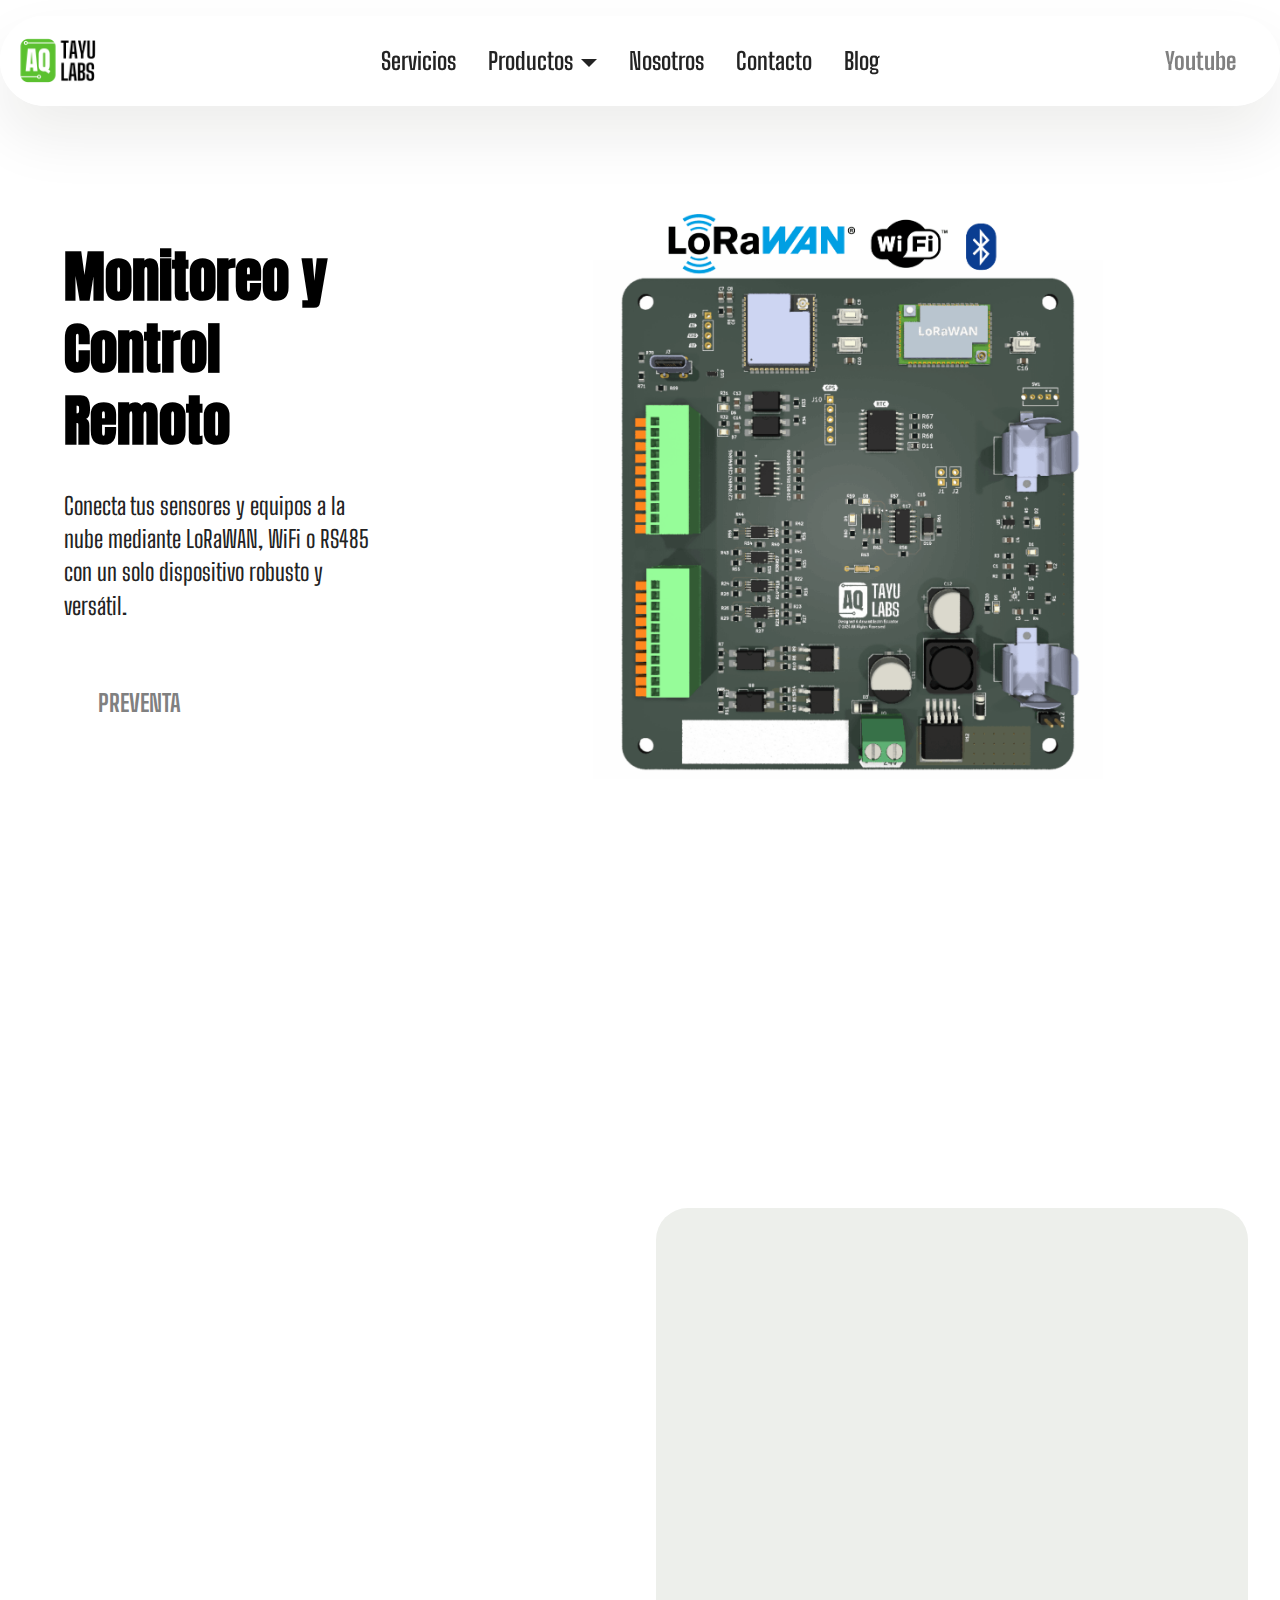
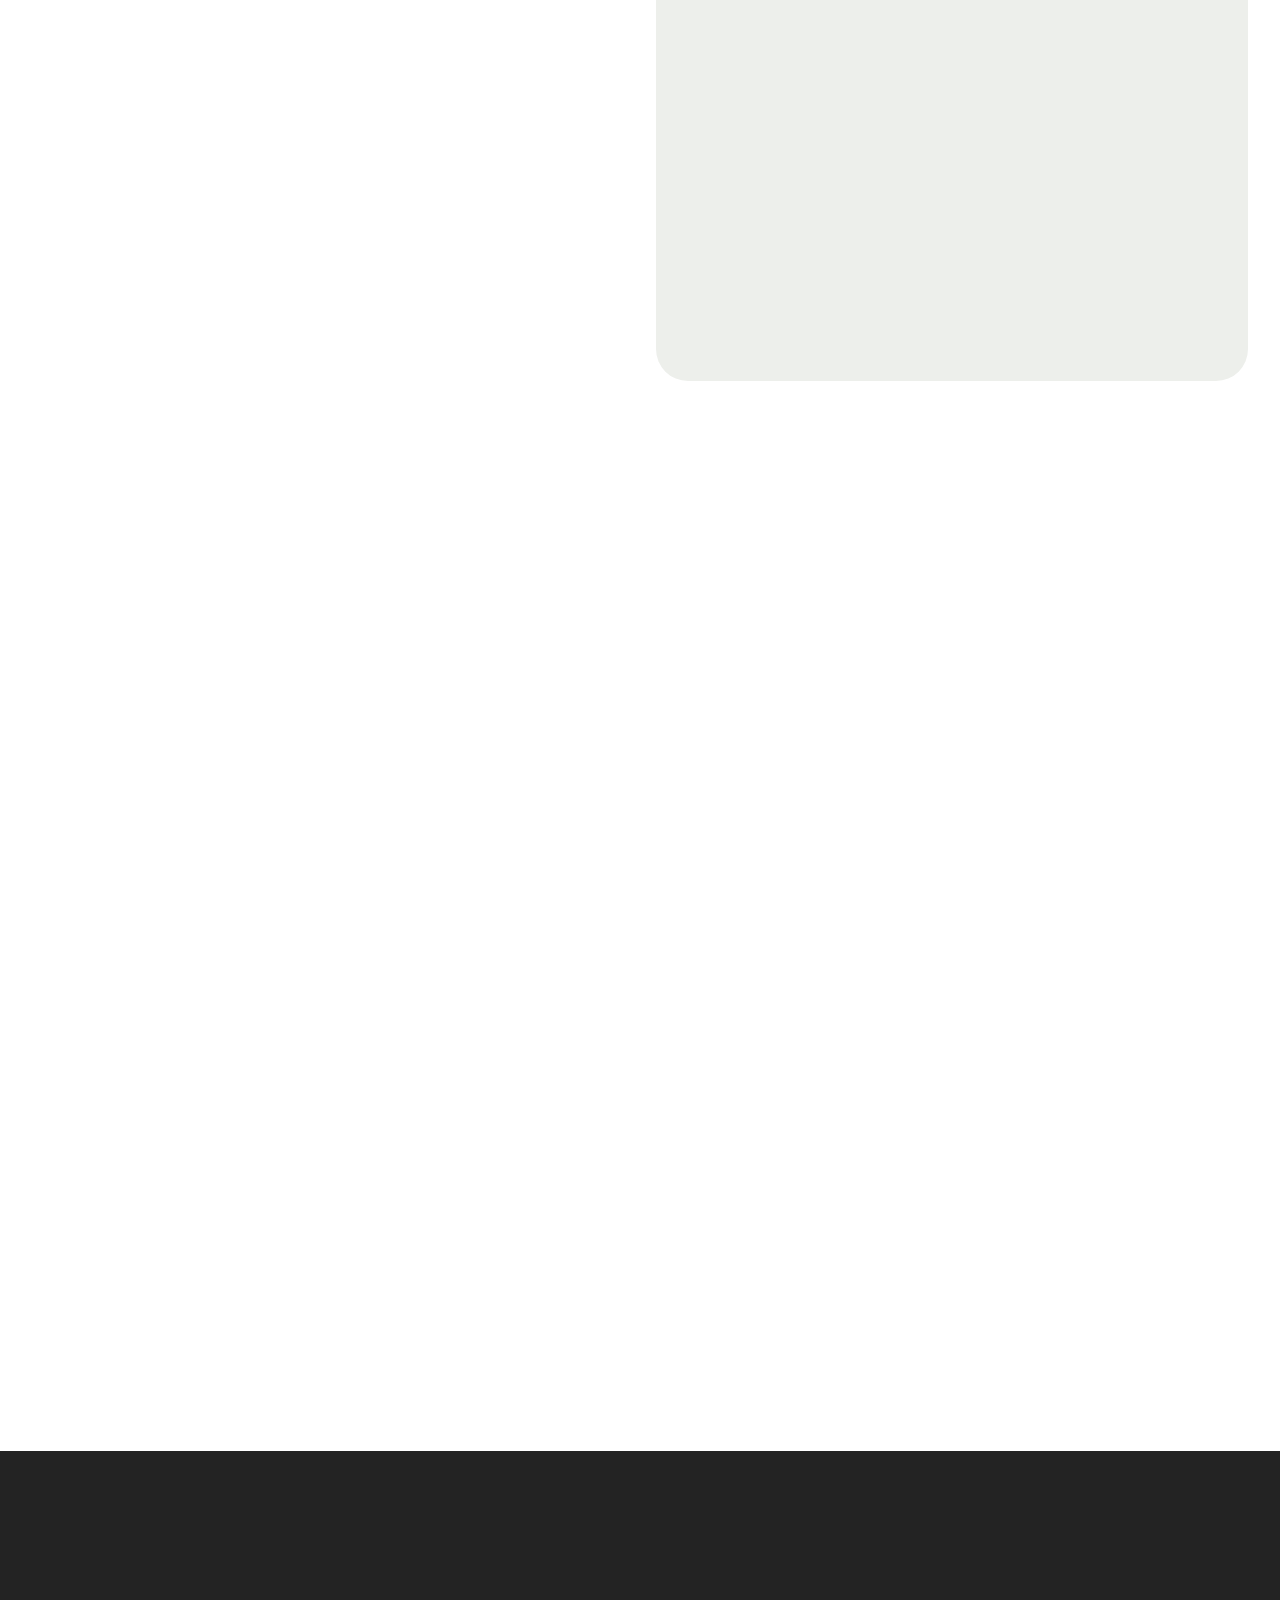
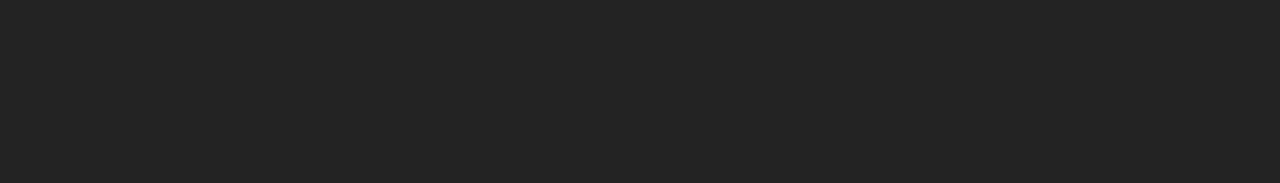
<file: gateway-lorawan.html>
<!DOCTYPE html>
<html  >
<head>
  <!-- Site made with Mobirise Website Builder v6.1.9, https://mobirise.com -->
  <meta charset="UTF-8">
  <meta http-equiv="X-UA-Compatible" content="IE=edge">
  <meta name="generator" content="Mobirise v6.1.9, mobirise.com">
  <meta name="viewport" content="width=device-width, initial-scale=1, minimum-scale=1">
  <link rel="shortcut icon" href="assets/images/tayu20labs-206x206.png" type="image/x-icon">
  <meta name="description" content="Gateway LoRaWAN industrial compacto y robusto. Conecta tus sensores y equipos mediante LoRaWAN, RS485 y entradas analógicas/digitales. Ideal para monitoreo y control remoto en entornos industriales y proyectos IoT.">
  
  
  <title>GATEWAY LORAWAN</title>
  <link rel="stylesheet" href="assets/web/assets/mobirise-icons2/mobirise2.css">
  <link rel="stylesheet" href="assets/bootstrap/css/bootstrap.min.css">
  <link rel="stylesheet" href="assets/animatecss/animate.css">
  <link rel="stylesheet" href="assets/dropdown/css/style.css">
  <link rel="stylesheet" href="assets/socicon/css/styles.css">
  <link rel="stylesheet" href="assets/theme/css/style.css">
  <link rel="preload" href="https://fonts.googleapis.com/css?family=Anton:400&display=swap" as="style" onload="this.onload=null;this.rel='stylesheet'">
  <noscript><link rel="stylesheet" href="https://fonts.googleapis.com/css?family=Anton:400&display=swap"></noscript>
  <link rel="preload" href="https://fonts.googleapis.com/css?family=Big+Shoulders:100,200,300,400,500,600,700,800,900&display=swap" as="style" onload="this.onload=null;this.rel='stylesheet'">
  <noscript><link rel="stylesheet" href="https://fonts.googleapis.com/css?family=Big+Shoulders:100,200,300,400,500,600,700,800,900&display=swap"></noscript>
  <link rel="preload" as="style" href="assets/mobirise/css/mbr-additional.css?v=8W1Zvf"><link rel="stylesheet" href="assets/mobirise/css/mbr-additional.css?v=8W1Zvf" type="text/css">

  
  
  

<!-- Agrega este estilo para el menú desplegable -->


<!-- Agrega este estilo para el menú desplegable -->
<style>
.dropdown-menu {
    background-color: #f8f9fa !important;
    border: 1px solid #dee2e6 !important;
}

.dropdown-item:hover {
    background-color: #82ca55 !important;
    color: #000 !important;
}
</style> 

</head>
<body>
  
  <section data-bs-version="5.1" class="menu menu2 cid-uUvM84lxjn" once="menu" id="menu02-1i">
	

	<nav class="navbar navbar-dropdown navbar-fixed-top navbar-expand-lg">
		<div class="container">
			<div class="navbar-brand">
				<span class="navbar-logo">
					<a href="index.html#hero-17-uUvM84l9o0">
						<img src="assets/images/tayu20labs-206x206.png" alt="" style="height: 4.3rem;">
					</a>
				</span>
				
			</div>
			<button class="navbar-toggler" type="button" data-toggle="collapse" data-bs-toggle="collapse" data-target="#navbarSupportedContent" data-bs-target="#navbarSupportedContent" aria-controls="navbarNavAltMarkup" aria-expanded="false" aria-label="Toggle navigation">
				<div class="hamburger">
					<span></span>
					<span></span>
					<span></span>
					<span></span>
				</div>
			</button>
			<div class="collapse navbar-collapse" id="navbarSupportedContent">
				<ul class="navbar-nav nav-dropdown" data-app-modern-menu="true"><li class="nav-item">
						<a class="nav-link link text-black display-7" href="desarrollo-hardware-software.html">Servicios</a>
					</li>
					<li class="nav-item dropdown"><a class="nav-link link dropdown-toggle text-black display-7" href="monitoreo-inteligente-gps.html" data-toggle="dropdown-submenu" data-bs-toggle="dropdown" data-bs-auto-close="outside" aria-expanded="false">Productos</a><div class="dropdown-menu" aria-labelledby="dropdown-778"><a class="dropdown-item text-black display-7" href="plc-logic-t1.html">PLC T-1 LORAWAN</a><a class="dropdown-item text-black display-7" href="gateway-lorawan.html">GATEWAY LORAWAN</a><a class="text-black show dropdown-item text-primary display-7" href="sentinel85-lorawan.html">Nodo RS485 a LoraWan</a><a class="show dropdown-item text-black display-7" href="alimentador-automatico.html">ALIMENTADOR AUTOMÁTICO&nbsp;</a><a class="dropdown-item text-black display-7" href="monitoreo-inteligente-gps.html">MONITOREO GPS PARA GANADO</a></div></li><li class="nav-item">
						<a class="nav-link link text-black display-7" href="nosotros.html" aria-expanded="false">Nosotros</a>
					</li>
					<li class="nav-item">
						<a class="nav-link link text-black display-7" href="nosotros.html#form02-1g">Contacto</a>
					</li><li class="nav-item"><a class="nav-link link text-black display-7" href="blog-corp.html">Blog</a></li></ul>
				
				<div class="navbar-buttons mbr-section-btn"><a class="btn btn-primary display-7" href="https://www.youtube.com/@elingetayu">Youtube</a></div>
			</div>
		</div>
	</nav>
</section>

<section data-bs-version="5.1" class="header1 cid-uYH1uMdLKu" id="header01-1k">
	

	
	

	<div class="container-fluid">
		<div class="row justify-content-center">
			<div class="col-12 col-md-12 col-lg-8 image-wrapper">
				<img class="w-100" src="assets/images/gateway20lora20wifi202-1831x1831.png" alt="Mobirise Website Builder">
			</div>
			<div class="col-12 col-lg col-md-12">
				<div class="text-wrapper align-left">
					<h1 class="mbr-section-title mbr-fonts-style mb-4 display-2"><strong>Monitoreo y Control Remoto</strong></h1>
					<p class="mbr-text mbr-fonts-style mb-4 display-7">
						Conecta tus sensores y equipos a la nube mediante LoRaWAN, WiFi o RS485 con un solo dispositivo robusto y versátil.
					</p>
					<div class="mbr-section-btn mt-3"><a class="btn btn-primary display-7" href="https://wa.me/593995546906">PREVENTA</a></div>
				</div>
			</div>
		</div>
	</div>
</section>

<section data-bs-version="5.1" class="features031 cid-uYH1vt5J9A" id="features031-1l">
    
    
    
    <div class="container">
        <div class="row justify-content-center">
            <div class="col-md-12 content-head mb-5">
                <h1 class="mbr-section-title mbr-fonts-style mb-0 display-2"><strong>Especificaciones Técnicas&nbsp;</strong></h1>
                
            </div>
        </div>
        <div class="row justify-content-center  blockContent">
            <div class="col-12 col-lg">
                <div class="item-wrapper align-left">
                    <div class="counter-container mbr-text mbr-fonts-style display-7">
                        <ul>
                            <li><strong>Alimentación: 24 V DC</strong></li>
                            <li><strong>Microcontrolador: ESP32-S3 con WiFi y Bluetooth integrados</strong></li>
                            <li><strong>2 Entradas digitales optoaisladas (24 VDC)</strong></li><li><strong>4 Entradas analógicas (4–20 mA)</strong></li><li><strong>4 Entradas analógicas (0-10V)</strong></li><li><strong>2 Salidas a Mosfet (3 A)</strong></li><li><strong>Comunicación LoRaWAN y RS-485 (Modbus RTU)</strong></li><li><strong>Programación por USB-C y RTC</strong></li><li><strong>BMS para la bateria 18650"</strong></li><li><strong>Compatible con OpenPLC, MicroPython, Arduino, y C++</strong></li>
                        </ul>
                    </div>
                </div>
            </div>
            <div class="col-12 col-lg-6">
                <div class="image-wrapper">
                    <img class="w-100" src="assets/images/gateway20lora20wifi-1256x1256.png" alt="Mobirise Website Builder">
                </div>
            </div>

        </div>
    </div>
</section>

<section data-bs-version="5.1" class="header16 cid-uYHxkFXGIE" id="header16-1o">
  

  
  

  <div class="text-center container">
    <div class="row justify-content-center mb-4">
      <div class="col-12 col-lg-8">
        <div class="image-wrap">
          <img src="assets/images/gateway-tayulabs56-1604x1012.png" alt="Mobirise Website Builder">
        </div>
      </div>
    </div>
    <div class="row justify-content-center">
      <div class="col-md-12 content-head">
        <h1 class="mbr-section-title mbr-fonts-style mt-4 display-7"><strong>Integración Perfecta con Plataformas IoT y Redes LoRaWAN</strong></h1>
        <p class="mbr-text mbr-fonts-style mt-4 display-7">
          Compatible con los principales servidores LoRaWAN y plataformas IoT, este gateway permite enviar y visualizar datos en tiempo real desde cualquier lugar, facilitando la supervisión y el control remoto de tus dispositivos.
        </p>
        
      </div>
    </div>
  </div>
</section>

<section data-bs-version="5.1" class="footer3 cid-uUvM84rd9B" once="footers" id="footer03-1j">

        

    

    <div class="container">
        <div class="row">
            

            <div class="col-12 mt-4">
                <div class="social-row">
                    <div class="soc-item">
                        <a href="https://wa.me/593995546906">
                            <span class="mbr-iconfont display-7 socicon-mail socicon"></span>
                        </a>
                    </div>
                    <div class="soc-item">
                        <a href="https://www.youtube.com/@elingetayu" target="_blank">
                            <span class="mbr-iconfont socicon-youtube socicon"></span>
                        </a>
                    </div>
                    <div class="soc-item">
                        <a href="https://www.instagram.com/tayulabs" target="_blank">
                            <span class="mbr-iconfont socicon-instagram socicon"></span>
                        </a>
                    </div>
                    <div class="soc-item">
                        <a href="https://www.linkedin.com/company/tayulabs/?viewAsMember=true" target="_blank">
                            <span class="mbr-iconfont socicon-linkedin socicon"></span>
                        </a>
                    </div>
                    
                </div>
            </div>
            <div class="col-12 mt-5">
                <p class="mbr-fonts-style copyright display-7"><strong>proyectos@tayulabs.com<br></strong><br>© 2025 Tayulabs. Todos los derechos reservados.</p>
            </div>
        </div>
    </div>
</section><script src="assets/bootstrap/js/bootstrap.bundle.min.js"></script>  <script src="assets/smoothscroll/smooth-scroll.js"></script>  <script src="assets/ytplayer/index.js"></script>  <script src="assets/dropdown/js/navbar-dropdown.js"></script>  <script src="assets/theme/js/script.js"></script>  
  
  
  <input name="animation" type="hidden">
  </body>
</html>
</file>
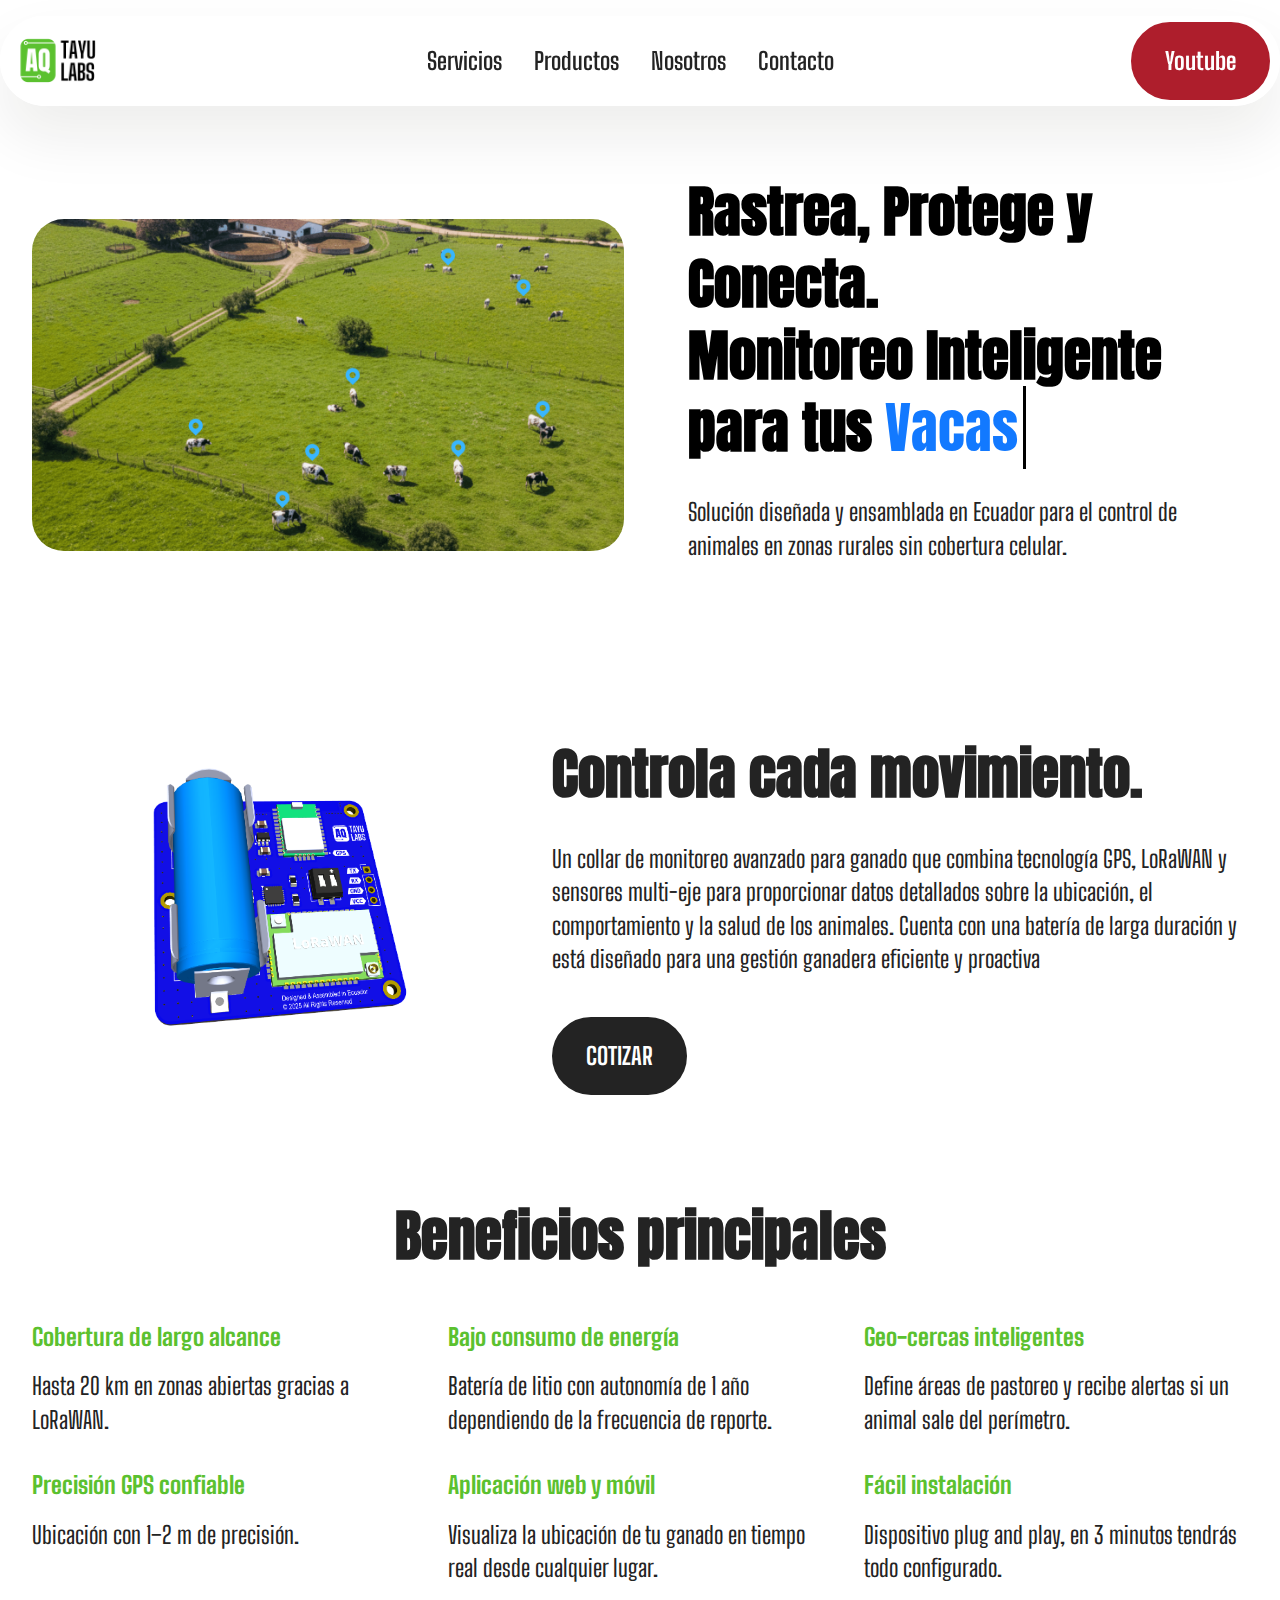
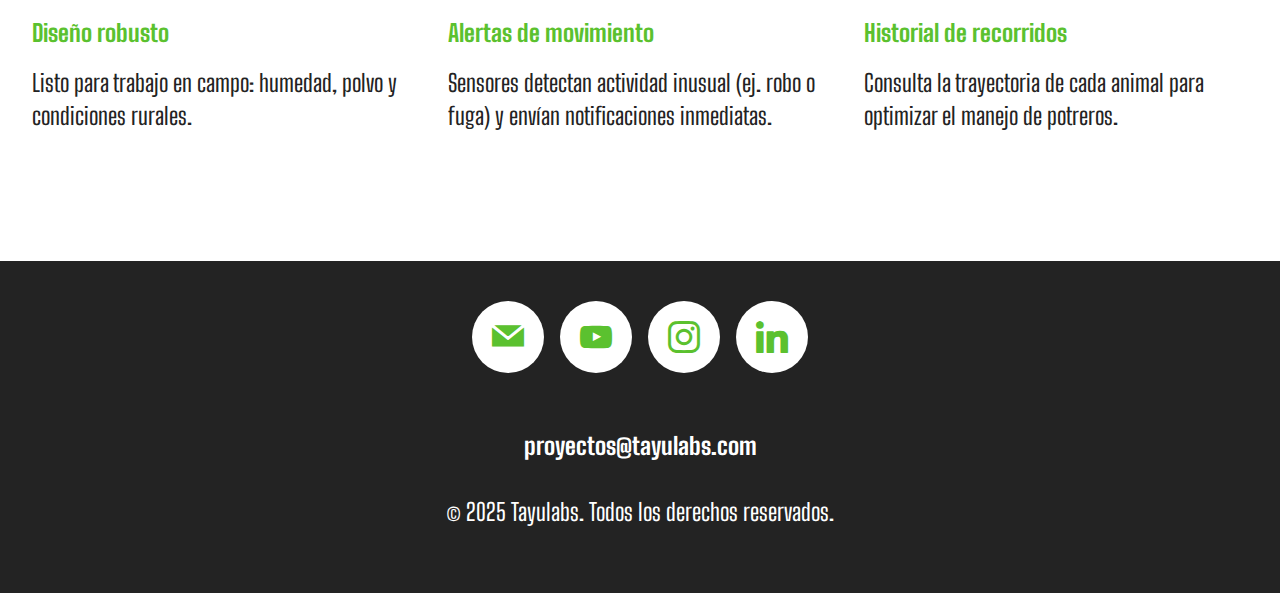
<file: gps.html>
<!DOCTYPE html>
<html  >
<head>
  <!-- Site made with Mobirise Website Builder v6.0.6, https://mobirise.com -->
  <meta charset="UTF-8">
  <meta http-equiv="X-UA-Compatible" content="IE=edge">
  <meta name="generator" content="Mobirise v6.0.6, mobirise.com">
  <meta name="viewport" content="width=device-width, initial-scale=1, minimum-scale=1">
  <link rel="shortcut icon" href="assets/images/tayu20labs-206x206.png" type="image/x-icon">
  <meta name="description" content="">
  
  
  <title>Productos</title>
  <link rel="stylesheet" href="assets/web/assets/mobirise-icons2/mobirise2.css">
  <link rel="stylesheet" href="assets/bootstrap/css/bootstrap.min.css">
  <link rel="stylesheet" href="assets/bootstrap/css/bootstrap-grid.min.css">
  <link rel="stylesheet" href="assets/bootstrap/css/bootstrap-reboot.min.css">
  <link rel="stylesheet" href="assets/dropdown/css/style.css">
  <link rel="stylesheet" href="assets/socicon/css/styles.css">
  <link rel="stylesheet" href="assets/theme/css/style.css">
  <link rel="preload" href="https://fonts.googleapis.com/css?family=Anton:400&display=swap" as="style" onload="this.onload=null;this.rel='stylesheet'">
  <noscript><link rel="stylesheet" href="https://fonts.googleapis.com/css?family=Anton:400&display=swap"></noscript>
  <link rel="preload" href="https://fonts.googleapis.com/css?family=Big+Shoulders:100,200,300,400,500,600,700,800,900&display=swap" as="style" onload="this.onload=null;this.rel='stylesheet'">
  <noscript><link rel="stylesheet" href="https://fonts.googleapis.com/css?family=Big+Shoulders:100,200,300,400,500,600,700,800,900&display=swap"></noscript>
  <link rel="preload" as="style" href="assets/mobirise/css/mbr-additional.css?v=jmtqRo"><link rel="stylesheet" href="assets/mobirise/css/mbr-additional.css?v=jmtqRo" type="text/css">

  
  
  
</head>
<body>
  
  <section data-bs-version="5.1" class="menu menu2 cid-uUvM84lxjn" once="menu" id="menu02-i">
	

	<nav class="navbar navbar-dropdown navbar-fixed-top navbar-expand-lg">
		<div class="container">
			<div class="navbar-brand">
				<span class="navbar-logo">
					<a href="index.html#footer-3-uUvM84rd9B">
						<img src="assets/images/tayu20labs-206x206.png" alt="" style="height: 4.3rem;">
					</a>
				</span>
				
			</div>
			<button class="navbar-toggler" type="button" data-toggle="collapse" data-bs-toggle="collapse" data-target="#navbarSupportedContent" data-bs-target="#navbarSupportedContent" aria-controls="navbarNavAltMarkup" aria-expanded="false" aria-label="Toggle navigation">
				<div class="hamburger">
					<span></span>
					<span></span>
					<span></span>
					<span></span>
				</div>
			</button>
			<div class="collapse navbar-collapse" id="navbarSupportedContent">
				<ul class="navbar-nav nav-dropdown" data-app-modern-menu="true"><li class="nav-item">
						<a class="nav-link link text-black text-primary display-7" href="index.html#pricing04-0">Servicios</a>
					</li>
					<li class="nav-item"><a class="nav-link link text-black text-primary display-7" href="page2.html">Productos</a></li><li class="nav-item">
						<a class="nav-link link text-black text-primary display-7" href="index.html#about-us-12-uUvM84oNoO" aria-expanded="false">Nosotros</a>
					</li>
					<li class="nav-item">
						<a class="nav-link link text-black text-primary display-7" href="index.html#contact-form-3-uUvM84qTGd">Contacto</a>
					</li></ul>
				
				<div class="navbar-buttons mbr-section-btn"><a class="btn btn-danger display-7" href="https://www.youtube.com/@elingetayu">Youtube</a></div>
			</div>
		</div>
	</nav>
</section>

<section data-bs-version="5.1" class="header1 cid-uWer8wxvyW" id="header01-r">
	

	
	

	<div class="container-fluid">
		<div class="row justify-content-center">
			<div class="col-12 col-md-12 col-lg-6 image-wrapper">
				<img class="w-100" src="assets/images/disec3b1o20sin20tc3adtulo202-1366x768.png" alt="Mobirise Website Builder">
			</div>
			<div class="col-12 col-lg col-md-12">
				<div class="text-wrapper align-left">
					<h1 class="mbr-section-title mbr-fonts-style mb-4 display-2" style="line-height: 1.3; margin-bottom: 2rem !important;">
    <strong style="color: rgb(0, 0, 0);">Rastrea, Protege y Conecta.</strong>
    <br>
    <strong>Monitoreo Inteligente para tus <span id="animal-text" style="border-right: 3px solid #000; padding-right: 5px; color: rgb(18, 121, 255);"></span></strong></h1>
					<p class="mbr-text mbr-fonts-style mb-4 display-7">
						Solución diseñada y ensamblada en Ecuador para el control de animales en zonas rurales sin cobertura celular.
					</p>
					
				</div>
			</div>
		</div>
	</div>
</section>

<section data-bs-version="5.1" class="start article05 cid-uWeNYXnYW7" id="article05-t">
  

  
  

  <div class="container">
    <div class="row justify-content-center align-items-center">
      <div class="col-12">
        <div class="card-wrapper">
          <div class="row">
            <div class="col-12 col-md-12 col-lg-5 image-wrapper">
              <img class="w-100" src="assets/images/gps-lora-1-1036x576.png" alt="Mobirise Website Builder">
            </div>
            <div class="col-12 col-lg col-md-12">
              <div class="text-wrapper align-left">
                <h1 class="mbr-section-title mbr-fonts-style mb-4 display-2"><strong>Controla cada movimiento.</strong><br></h1>
                <p class="mbr-text mbr-fonts-style mb-4 display-7">
                  Un collar de monitoreo avanzado para ganado que combina tecnología GPS, LoRaWAN y sensores multi-eje para proporcionar datos detallados sobre la ubicación, el comportamiento y la salud de los animales. Cuenta con una batería de larga duración y está diseñado para una gestión ganadera eficiente y proactiva<br>
                </p>
                <div class="mbr-section-btn mt-3"><a class="btn btn-lg btn-black display-7" href="index.html#contact-form-3-uUvM84qTGd">COTIZAR</a></div>
              </div>
            </div>
          </div>
        </div>
      </div>
    </div>
  </div>
</section>

<section data-bs-version="5.1" class="features033 cid-uWerzxKmRJ" id="features033-s">
	

	
	<div class="mbr-overlay" style="opacity: 0.6; background-color: rgb(255, 255, 255);">
	</div>
	<div class="container">
		<div class="row justify-content-center">
			<div class="col-12 content-head">
				<div class="mbr-section-head mb-5">
					<h4 class="mbr-section-title mbr-fonts-style align-center mb-0 display-2"><strong>Beneficios principales</strong></h4>
					
				</div>
			</div>
		</div>
		<div class="row justify-content-center">
			<div class="item features-without-image col-12 col-lg-4 active">
				<div class="item-wrapper">
					
					<div class="card-box">
						<h4 class="card-title mbr-fonts-style mb-0 display-7"><strong>Cobertura de largo alcance</strong></h4>
						<h5 class="card-text mbr-fonts-style mt-3 display-7">
							<div>Hasta 20 km en zonas abiertas gracias a LoRaWAN.</div>
						</h5>
					</div>
				</div>
			</div>
			<div class="item features-without-image col-12 col-lg-4">
				<div class="item-wrapper">
					
					<div class="card-box">
						<h4 class="card-title mbr-fonts-style mb-0 display-7"><strong>Bajo consumo de energía</strong></h4>
						<h5 class="card-text mbr-fonts-style mt-3 display-7">Batería de litio con autonomía de 1 año dependiendo de la frecuencia de reporte.</h5>
					</div>
				</div>
			</div>
			<div class="item features-without-image col-12 col-lg-4">
				<div class="item-wrapper">
					
					<div class="card-box">
						<h4 class="card-title mbr-fonts-style mb-0 display-7"><strong>Geo-cercas inteligentes</strong></h4>
						<h5 class="card-text mbr-fonts-style mt-3 display-7">Define áreas de pastoreo y recibe alertas si un animal sale del perímetro.</h5>
					</div>
				</div>
			</div>
			<div class="item features-without-image col-12 col-lg-4">
				<div class="item-wrapper">
					
					<div class="card-box">
						<h4 class="card-title mbr-fonts-style mb-0 display-7"><strong>Precisión GPS confiable</strong></h4>
						<h5 class="card-text mbr-fonts-style mt-3 display-7">Ubicación con 1–2 m de precisión.</h5>
					</div>
				</div>
			</div>
			
			<div class="item features-without-image col-12 col-lg-4">
				<div class="item-wrapper">
					
					<div class="card-box">
						<h4 class="card-title mbr-fonts-style mb-0 display-7"><strong>Aplicación web y móvil</strong></h4>
						<h5 class="card-text mbr-fonts-style mt-3 display-7">Visualiza la ubicación de tu ganado en tiempo real desde cualquier lugar.</h5>
					</div>
				</div>
			</div><div class="item features-without-image col-12 col-lg-4">
				<div class="item-wrapper">
					
					<div class="card-box">
						<h4 class="card-title mbr-fonts-style mb-0 display-7"><strong>Fácil instalación</strong></h4>
						<h5 class="card-text mbr-fonts-style mt-3 display-7">Dispositivo plug and play, en 3 minutos tendrás todo configurado.</h5>
					</div>
				</div>
			</div><div class="item features-without-image col-12 col-lg-4">
				<div class="item-wrapper">
					
					<div class="card-box">
						<h4 class="card-title mbr-fonts-style mb-0 display-7"><strong>Diseño robusto</strong></h4>
						<h5 class="card-text mbr-fonts-style mt-3 display-7">Listo para trabajo en campo: humedad, polvo y condiciones rurales.</h5>
					</div>
				</div>
			</div>

			
			<div class="item features-without-image col-12 col-lg-4">
				<div class="item-wrapper">
					
					<div class="card-box">
						<h4 class="card-title mbr-fonts-style mb-0 display-7"><strong>Alertas de movimiento</strong></h4>
						<h5 class="card-text mbr-fonts-style mt-3 display-7">Sensores detectan actividad inusual (ej. robo o fuga) y envían notificaciones inmediatas.</h5>
					</div>
				</div>
			</div>
			<div class="item features-without-image col-12 col-lg-4">
				<div class="item-wrapper">
					
					<div class="card-box">
						<h4 class="card-title mbr-fonts-style mb-0 display-7"><strong>Historial de recorridos</strong></h4>
						<h5 class="card-text mbr-fonts-style mt-3 display-7">Consulta la trayectoria de cada animal para optimizar el manejo de potreros.</h5>
					</div>
				</div>
			</div>
		</div>
	</div>
</section>

<section data-bs-version="5.1" class="footer3 cid-uUvM84rd9B" once="footers" id="footer03-j">

        

    

    <div class="container">
        <div class="row">
            

            <div class="col-12 mt-4">
                <div class="social-row">
                    <div class="soc-item">
                        <a href="https://wa.me/593995546906">
                            <span class="mbr-iconfont display-7 socicon-mail socicon"></span>
                        </a>
                    </div>
                    <div class="soc-item">
                        <a href="https://www.youtube.com/@elingetayu" target="_blank">
                            <span class="mbr-iconfont socicon-youtube socicon"></span>
                        </a>
                    </div>
                    <div class="soc-item">
                        <a href="https://www.instagram.com/tayulabs" target="_blank">
                            <span class="mbr-iconfont socicon-instagram socicon"></span>
                        </a>
                    </div>
                    <div class="soc-item">
                        <a href="https://www.linkedin.com/company/tayulabs/?viewAsMember=true" target="_blank">
                            <span class="mbr-iconfont socicon-linkedin socicon"></span>
                        </a>
                    </div>
                    
                </div>
            </div>
            <div class="col-12 mt-5">
                <p class="mbr-fonts-style copyright display-7"><strong>proyectos@tayulabs.com<br></strong><br>© 2025 Tayulabs. Todos los derechos reservados.</p>
            </div>
        </div>
    </div>
</section>

<script src="assets/bootstrap/js/bootstrap.bundle.min.js"></script>
<script src="assets/smoothscroll/smooth-scroll.js"></script>
<script src="assets/ytplayer/index.js"></script>
<script src="assets/dropdown/js/navbar-dropdown.js"></script>
<script src="assets/theme/js/script.js"></script>

<script>
document.addEventListener("DOMContentLoaded", function() {
    const animals = ["Vacas", "Caballos", "Ovejas", "Cabras", "Animales"];
    const animalElement = document.getElementById("animal-text");
    let currentAnimalIndex = 0;
    let currentCharIndex = 0;
    let isDeleting = false;
    let typingSpeed = 150;
    
    function typeAnimal() {
        const currentAnimal = animals[currentAnimalIndex];
        
        if (!isDeleting && currentCharIndex < currentAnimal.length) {
            // Escribiendo
            animalElement.innerHTML = currentAnimal.substring(0, currentCharIndex + 1);
            currentCharIndex++;
            setTimeout(typeAnimal, typingSpeed);
        } else if (!isDeleting && currentCharIndex === currentAnimal.length) {
            // Pausa después de escribir
            setTimeout(() => {
                isDeleting = true;
                typeAnimal();
            }, 2000);
        } else if (isDeleting && currentCharIndex > 0) {
            // Borrando
            animalElement.innerHTML = currentAnimal.substring(0, currentCharIndex - 1);
            currentCharIndex--;
            setTimeout(typeAnimal, typingSpeed / 2);
        } else if (isDeleting && currentCharIndex === 0) {
            // Cambiar al siguiente animal
            isDeleting = false;
            currentAnimalIndex = (currentAnimalIndex + 1) % animals.length;
            setTimeout(typeAnimal, 500);
        }
    }
    
    // Iniciar la animación
    typeAnimal();
});
</script>

</body>
</html>
</file>
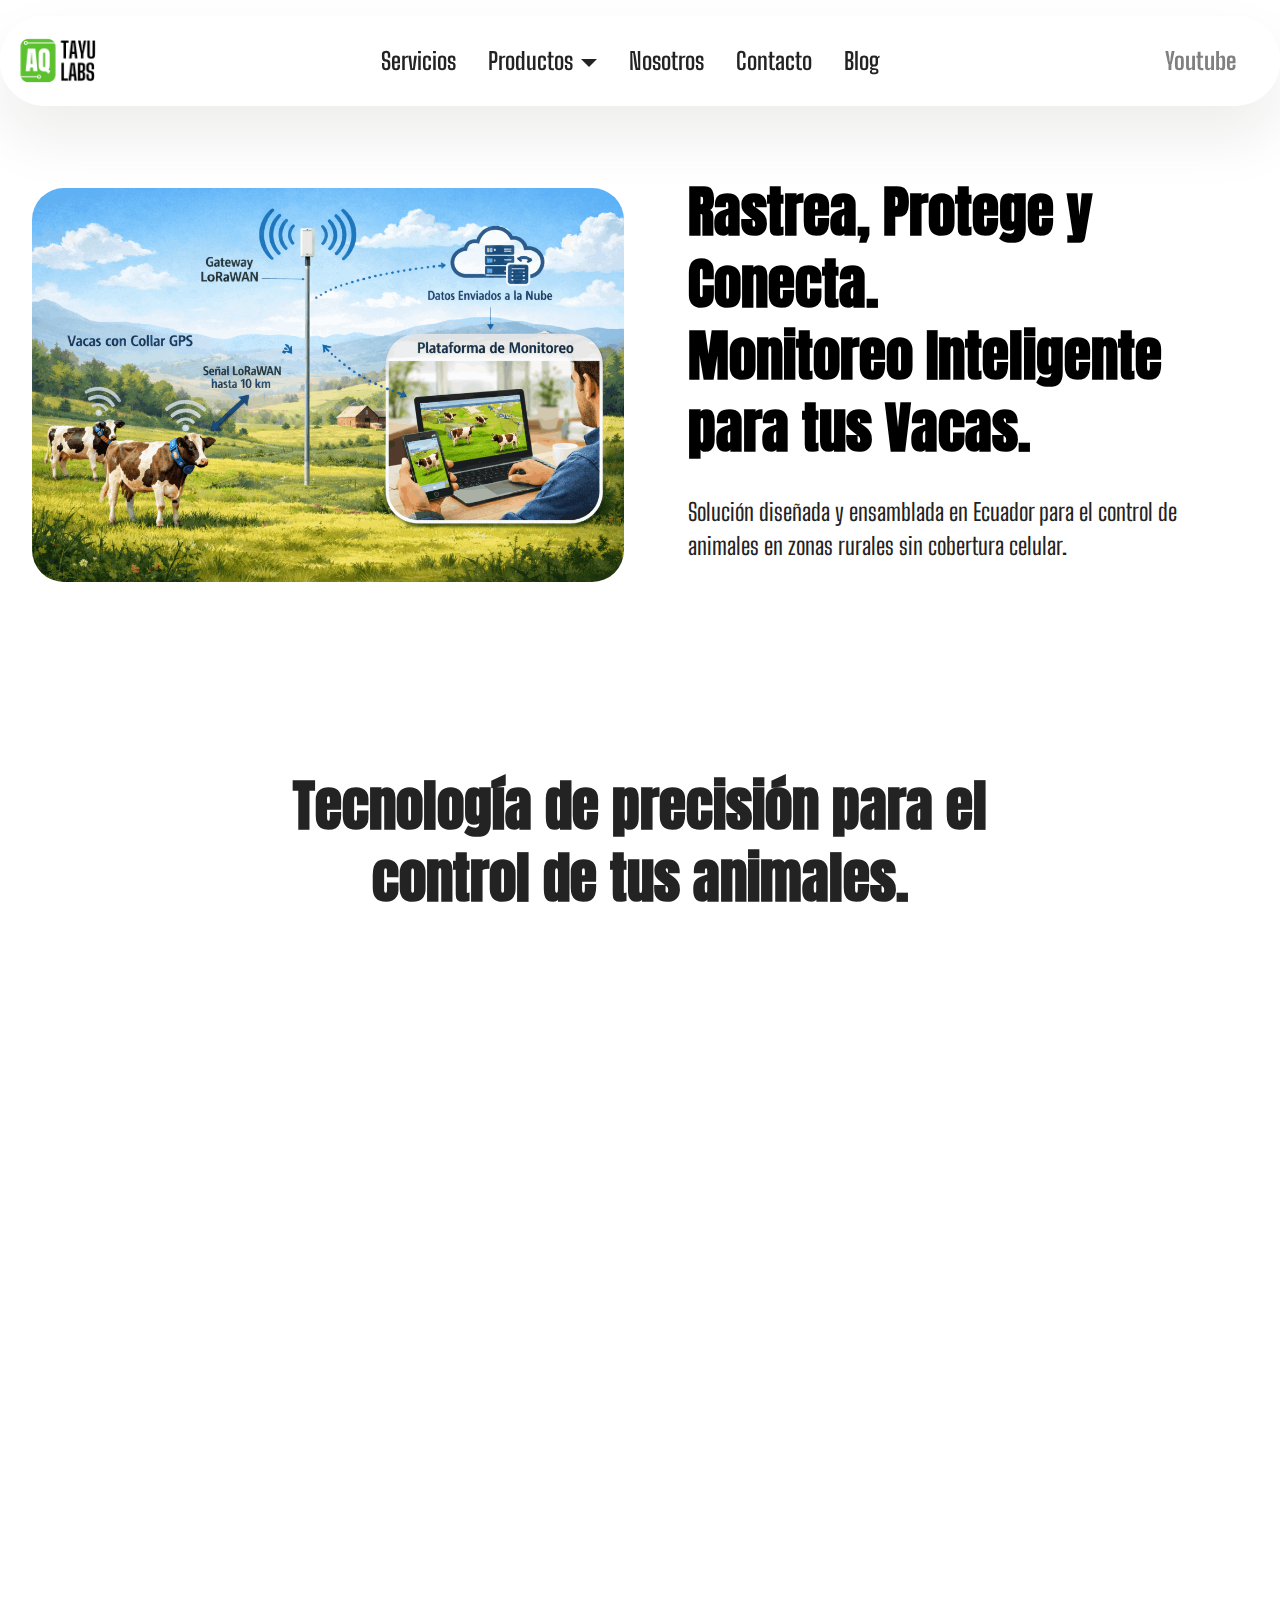
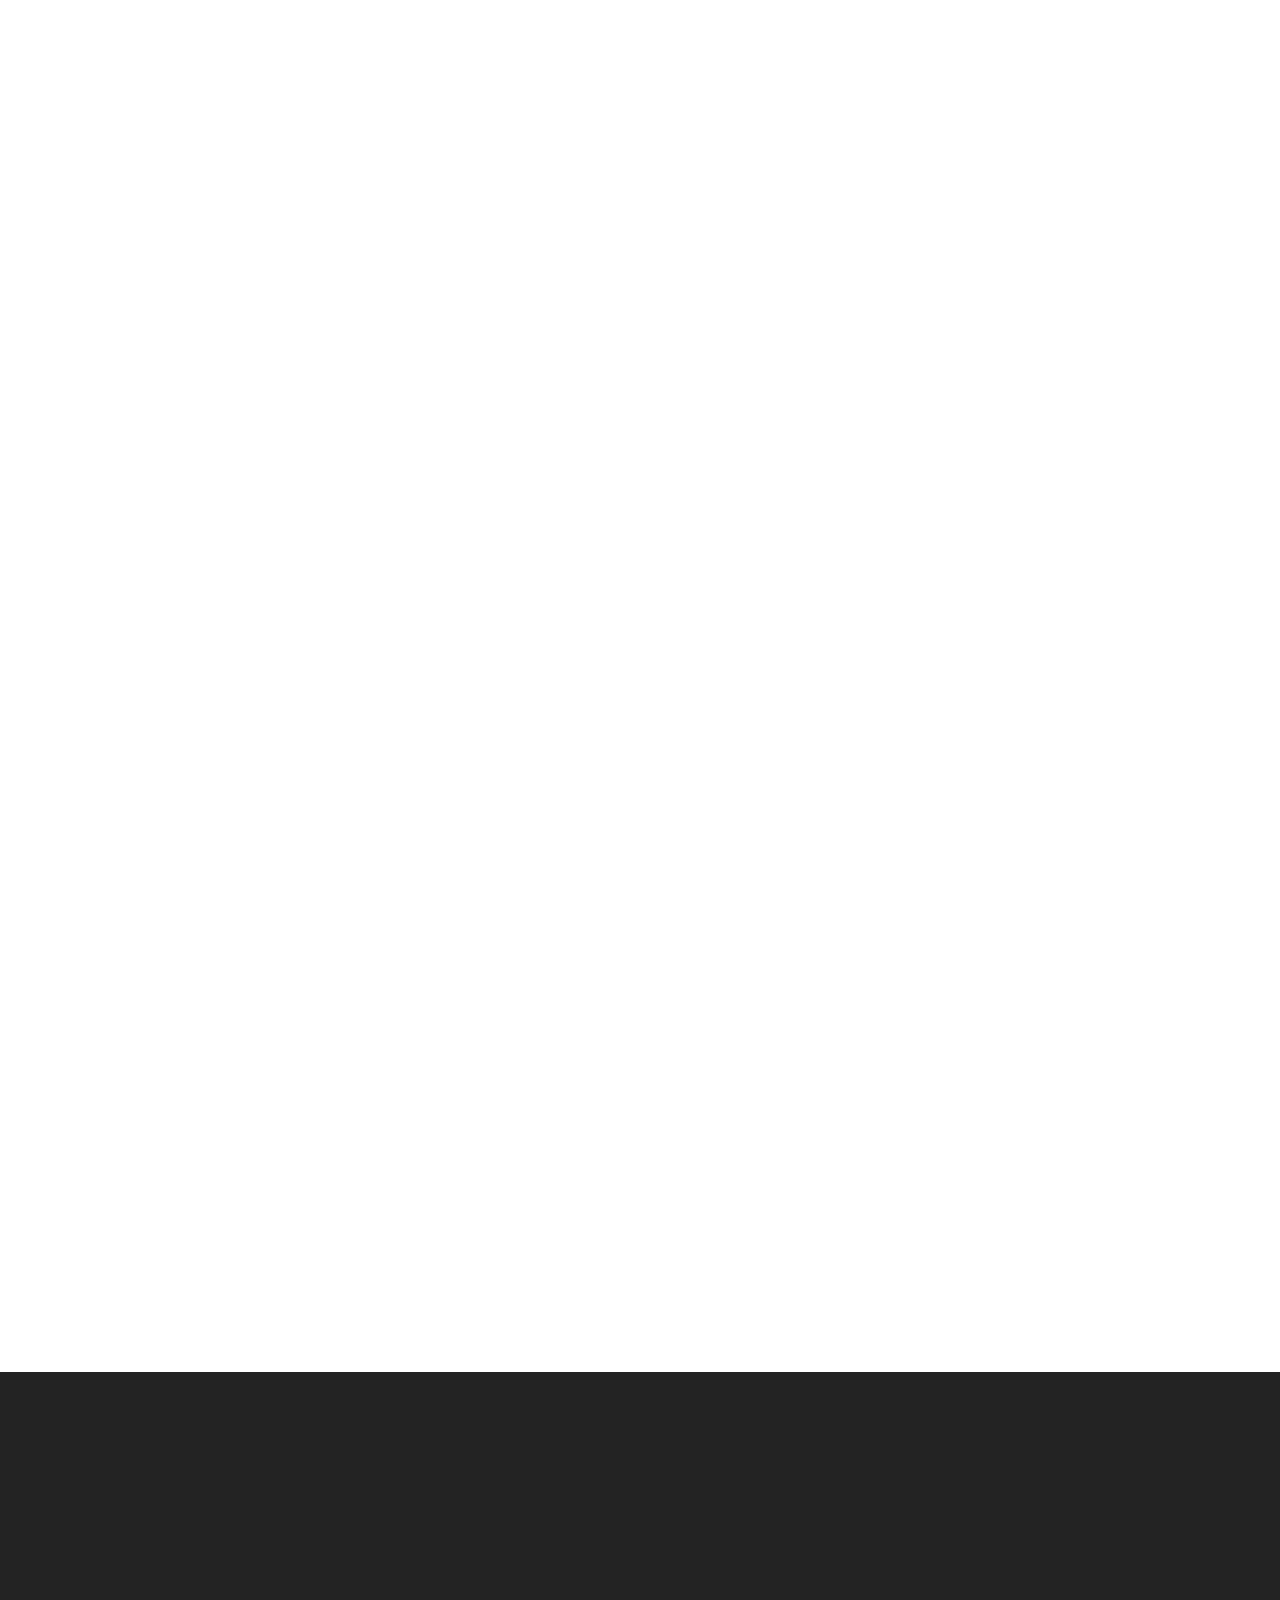
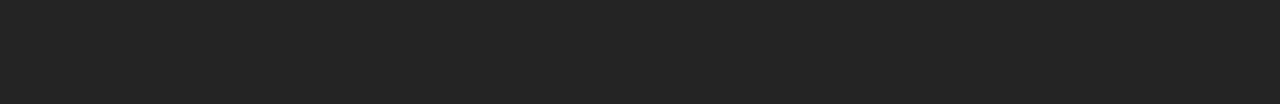
<file: monitoreo-inteligente-gps.html>
<!DOCTYPE html>
<html  >
<head>
  <!-- Site made with Mobirise Website Builder v6.1.9, https://mobirise.com -->
  <meta charset="UTF-8">
  <meta http-equiv="X-UA-Compatible" content="IE=edge">
  <meta name="generator" content="Mobirise v6.1.9, mobirise.com">
  <meta name="viewport" content="width=device-width, initial-scale=1, minimum-scale=1">
  <link rel="shortcut icon" href="assets/images/tayu20labs-206x206.png" type="image/x-icon">
  <meta name="description" content="Monitorea la ubicación de tu ganado en tiempo real y visualiza los datos desde la plataforma IoT, mejorando la gestión y control del rebaño de manera eficiente y segura.">
  
  
  <title>Monitoreo Inteligente para tus Vacas.</title>
  <link rel="stylesheet" href="assets/web/assets/mobirise-icons2/mobirise2.css">
  <link rel="stylesheet" href="assets/bootstrap/css/bootstrap.min.css">
  <link rel="stylesheet" href="assets/animatecss/animate.css">
  <link rel="stylesheet" href="assets/dropdown/css/style.css">
  <link rel="stylesheet" href="assets/socicon/css/styles.css">
  <link rel="stylesheet" href="assets/theme/css/style.css">
  <link rel="preload" href="https://fonts.googleapis.com/css?family=Anton:400&display=swap" as="style" onload="this.onload=null;this.rel='stylesheet'">
  <noscript><link rel="stylesheet" href="https://fonts.googleapis.com/css?family=Anton:400&display=swap"></noscript>
  <link rel="preload" href="https://fonts.googleapis.com/css?family=Big+Shoulders:100,200,300,400,500,600,700,800,900&display=swap" as="style" onload="this.onload=null;this.rel='stylesheet'">
  <noscript><link rel="stylesheet" href="https://fonts.googleapis.com/css?family=Big+Shoulders:100,200,300,400,500,600,700,800,900&display=swap"></noscript>
  <link rel="preload" as="style" href="assets/mobirise/css/mbr-additional.css?v=NX1N24"><link rel="stylesheet" href="assets/mobirise/css/mbr-additional.css?v=NX1N24" type="text/css">

  
  
  

<!-- Agrega este estilo para el menú desplegable -->


<!-- Agrega este estilo para el menú desplegable -->
<style>
.dropdown-menu {
    background-color: #f8f9fa !important;
    border: 1px solid #dee2e6 !important;
}

.dropdown-item:hover {
    background-color: #82ca55 !important;
    color: #000 !important;
}
</style> 

</head>
<body>
  
  <section data-bs-version="5.1" class="menu menu2 cid-uUvM84lxjn" once="menu" id="menu02-i">
	

	<nav class="navbar navbar-dropdown navbar-fixed-top navbar-expand-lg">
		<div class="container">
			<div class="navbar-brand">
				<span class="navbar-logo">
					<a href="index.html#hero-17-uUvM84l9o0">
						<img src="assets/images/tayu20labs-206x206.png" alt="" style="height: 4.3rem;">
					</a>
				</span>
				
			</div>
			<button class="navbar-toggler" type="button" data-toggle="collapse" data-bs-toggle="collapse" data-target="#navbarSupportedContent" data-bs-target="#navbarSupportedContent" aria-controls="navbarNavAltMarkup" aria-expanded="false" aria-label="Toggle navigation">
				<div class="hamburger">
					<span></span>
					<span></span>
					<span></span>
					<span></span>
				</div>
			</button>
			<div class="collapse navbar-collapse" id="navbarSupportedContent">
				<ul class="navbar-nav nav-dropdown" data-app-modern-menu="true"><li class="nav-item">
						<a class="nav-link link text-black display-7" href="desarrollo-hardware-software.html">Servicios</a>
					</li>
					<li class="nav-item dropdown"><a class="nav-link link dropdown-toggle text-black display-7" href="monitoreo-inteligente-gps.html" data-toggle="dropdown-submenu" data-bs-toggle="dropdown" data-bs-auto-close="outside" aria-expanded="false">Productos</a><div class="dropdown-menu" aria-labelledby="dropdown-778"><a class="dropdown-item text-black display-7" href="plc-logic-t1.html">PLC T-1 LORAWAN</a><a class="dropdown-item text-black display-7" href="gateway-lorawan.html">GATEWAY LORAWAN</a><a class="text-black show dropdown-item text-primary display-7" href="sentinel85-lorawan.html">Nodo RS485 a LoraWan</a><a class="show dropdown-item text-black display-7" href="alimentador-automatico.html">ALIMENTADOR AUTOMÁTICO&nbsp;</a><a class="dropdown-item text-black display-7" href="monitoreo-inteligente-gps.html">MONITOREO GPS PARA GANADO</a></div></li><li class="nav-item">
						<a class="nav-link link text-black display-7" href="nosotros.html" aria-expanded="false">Nosotros</a>
					</li>
					<li class="nav-item">
						<a class="nav-link link text-black display-7" href="nosotros.html#form02-1g">Contacto</a>
					</li><li class="nav-item"><a class="nav-link link text-black display-7" href="blog-corp.html">Blog</a></li></ul>
				
				<div class="navbar-buttons mbr-section-btn"><a class="btn btn-primary display-7" href="https://www.youtube.com/@elingetayu">Youtube</a></div>
			</div>
		</div>
	</nav>
</section>

<section data-bs-version="5.1" class="header1 cid-uWer8wxvyW" id="header01-r">
	

	
	

	<div class="container-fluid">
		<div class="row justify-content-center">
			<div class="col-12 col-md-12 col-lg-6 image-wrapper">
				<img class="w-100" src="assets/images/chatgpt20image201120ene2020262017-04-13-1101x734.png" alt="Mobirise Website Builder">
			</div>
			<div class="col-12 col-lg col-md-12">
				<div class="text-wrapper align-left">
					<h1 class="mbr-section-title mbr-fonts-style mb-4 display-2"><strong>Rastrea, Protege y Conecta. </strong><br><strong>Monitoreo Inteligente para tus Vacas.</strong></h1>
					<p class="mbr-text mbr-fonts-style mb-4 display-7">
						Solución diseñada y ensamblada en Ecuador para el control de animales en zonas rurales sin cobertura celular.
					</p>
					
				</div>
			</div>
		</div>
	</div>
</section>

<section data-bs-version="5.1" class="header12 cid-uWvV44yGWD" id="header12-12">
  
  

  <div class="text-center container">
    
    <div class="row justify-content-center">
      <div class="col-md-12 content-head">
        <h1 class="mbr-section-title mbr-fonts-style mb-4 display-2"><strong>Tecnología de precisión para el control de tus animales.</strong></h1>
        <p class="mbr-text mbr-fonts-style mb-4 display-7">
          Dispositivo con GPS de alta precisión, diseñado para rastrear, proteger y monitorear tu ganado de manera confiable y eficiente.
        </p>
        <div class="mbr-section-btn mt-4"><a class="btn btn-primary display-7" href="nosotros.html#form02-1g">COTIZAR</a></div>
      </div>
    </div>
  </div>
</section>

<section data-bs-version="5.1" class="image02 cid-uWqmvnudsx" id="image02-u">
  
  
  
  <div class="container">
    <div class="row">
      <div class="col-12 col-lg-10">
        <div class="row">
          <div class="col-12 col-lg-5">
            <div class="img-item">
              <img class="w-100 mb-4" src="assets/images/gps-lora5-6-852x538.png" alt="Mobirise Website Builder">
              
              
            </div>
          </div>
          <div class="col-12 col-lg">
            <div class="img-item">
              <img class="w-100 mb-4" src="assets/images/gps-lora-2025-oct-06-10-17-06pm-000-customizedview19974177239-1219x914.png" alt="Mobirise Website Builder">
              
              
            </div>
          </div>
        </div>
      </div>
    </div>
  </div>
</section>

<section data-bs-version="5.1" class="header1 cid-uWqBg0SKfu" id="header01-w">
	

	
	

	<div class="container-fluid">
		<div class="row justify-content-center">
			<div class="col-12 col-md-12 col-lg-6 image-wrapper">
				<img class="w-100" src="assets/images/ganado-gps-1101x734.png" alt="Mobirise Website Builder">
			</div>
			<div class="col-12 col-lg col-md-12">
				<div class="text-wrapper align-left">
					<h1 class="mbr-section-title mbr-fonts-style mb-4 display-2"><strong>Controla cada movimiento.</strong></h1>
					<p class="mbr-text mbr-fonts-style mb-4 display-7">
						Un collar de monitoreo avanzado para ganado que combina tecnología GPS, LoRaWAN y sensores multi-eje para proporcionar datos detallados sobre la ubicación, el comportamiento y la salud de los animales. Cuenta con una batería de larga duración y está diseñado para una gestión ganadera eficiente y proactiva
					</p>
					
				</div>
			</div>
		</div>
	</div>
</section>

<section data-bs-version="5.1" class="features033 cid-uWerzxKmRJ" id="features033-s">
	

	
	
	<div class="container">
		<div class="row justify-content-center">
			<div class="col-12 content-head">
				<div class="mbr-section-head mb-5">
					<h4 class="mbr-section-title mbr-fonts-style align-center mb-0 display-2"><strong>Beneficios principales</strong></h4>
					
				</div>
			</div>
		</div>
		<div class="row justify-content-center">
			<div class="item features-without-image col-12 col-lg-4 active">
				<div class="item-wrapper">
					
					<div class="card-box">
						<h4 class="card-title mbr-fonts-style mb-0 display-7"><strong>Cobertura de largo alcance</strong></h4>
						<h5 class="card-text mbr-fonts-style mt-3 display-5">
							<div><strong>Hasta 20 km en zonas abiertas gracias a LoRaWAN.</strong></div>
						</h5>
					</div>
				</div>
			</div>
			<div class="item features-without-image col-12 col-lg-4">
				<div class="item-wrapper">
					
					<div class="card-box">
						<h4 class="card-title mbr-fonts-style mb-0 display-7"><strong>Bajo consumo de energía</strong></h4>
						<h5 class="card-text mbr-fonts-style mt-3 display-5"><strong>Batería de litio con autonomía de 1 año dependiendo de la frecuencia de reporte.</strong></h5>
					</div>
				</div>
			</div>
			<div class="item features-without-image col-12 col-lg-4">
				<div class="item-wrapper">
					
					<div class="card-box">
						<h4 class="card-title mbr-fonts-style mb-0 display-7"><strong>Geo-cercas inteligentes</strong></h4>
						<h5 class="card-text mbr-fonts-style mt-3 display-5"><strong>Define áreas de pastoreo y recibe alertas si un animal sale del perímetro.</strong></h5>
					</div>
				</div>
			</div>
			<div class="item features-without-image col-12 col-lg-4">
				<div class="item-wrapper">
					
					<div class="card-box">
						<h4 class="card-title mbr-fonts-style mb-0 display-7"><strong>Precisión GPS confiable</strong></h4>
						<h5 class="card-text mbr-fonts-style mt-3 display-5"><strong>Ubicación con 1–2 m de precisión.</strong></h5>
					</div>
				</div>
			</div>
			
			<div class="item features-without-image col-12 col-lg-4">
				<div class="item-wrapper">
					
					<div class="card-box">
						<h4 class="card-title mbr-fonts-style mb-0 display-7"><strong>Aplicación web y móvil</strong></h4>
						<h5 class="card-text mbr-fonts-style mt-3 display-5"><strong>Visualiza la ubicación de tu ganado en tiempo real desde cualquier lugar.</strong></h5>
					</div>
				</div>
			</div><div class="item features-without-image col-12 col-lg-4">
				<div class="item-wrapper">
					
					<div class="card-box">
						<h4 class="card-title mbr-fonts-style mb-0 display-7"><strong>Fácil instalación</strong></h4>
						<h5 class="card-text mbr-fonts-style mt-3 display-5"><strong>Dispositivo plug and play, en 3 minutos tendrás todo configurado.</strong></h5>
					</div>
				</div>
			</div><div class="item features-without-image col-12 col-lg-4">
				<div class="item-wrapper">
					
					<div class="card-box">
						<h4 class="card-title mbr-fonts-style mb-0 display-7"><strong>Diseño robusto</strong></h4>
						<h5 class="card-text mbr-fonts-style mt-3 display-5"><strong>Listo para trabajo en campo: humedad, polvo y condiciones rurales.</strong></h5>
					</div>
				</div>
			</div>

			
			<div class="item features-without-image col-12 col-lg-4">
				<div class="item-wrapper">
					
					<div class="card-box">
						<h4 class="card-title mbr-fonts-style mb-0 display-7"><strong>Alertas de movimiento</strong></h4>
						<h5 class="card-text mbr-fonts-style mt-3 display-5"><strong>Sensores detectan actividad inusual (ej. robo o fuga) y envían notificaciones inmediatas.</strong></h5>
					</div>
				</div>
			</div>
			<div class="item features-without-image col-12 col-lg-4">
				<div class="item-wrapper">
					
					<div class="card-box">
						<h4 class="card-title mbr-fonts-style mb-0 display-7"><strong>Historial de recorridos</strong></h4>
						<h5 class="card-text mbr-fonts-style mt-3 display-5"><strong>Consulta la trayectoria de cada animal para optimizar el manejo de potreros.</strong></h5>
					</div>
				</div>
			</div>
		</div>
	</div>
</section>

<section data-bs-version="5.1" class="footer3 cid-uUvM84rd9B" once="footers" id="footer03-j">

        

    

    <div class="container">
        <div class="row">
            

            <div class="col-12 mt-4">
                <div class="social-row">
                    <div class="soc-item">
                        <a href="https://wa.me/593995546906">
                            <span class="mbr-iconfont display-7 socicon-mail socicon"></span>
                        </a>
                    </div>
                    <div class="soc-item">
                        <a href="https://www.youtube.com/@elingetayu" target="_blank">
                            <span class="mbr-iconfont socicon-youtube socicon"></span>
                        </a>
                    </div>
                    <div class="soc-item">
                        <a href="https://www.instagram.com/tayulabs" target="_blank">
                            <span class="mbr-iconfont socicon-instagram socicon"></span>
                        </a>
                    </div>
                    <div class="soc-item">
                        <a href="https://www.linkedin.com/company/tayulabs/?viewAsMember=true" target="_blank">
                            <span class="mbr-iconfont socicon-linkedin socicon"></span>
                        </a>
                    </div>
                    
                </div>
            </div>
            <div class="col-12 mt-5">
                <p class="mbr-fonts-style copyright display-7"><strong>proyectos@tayulabs.com<br></strong><br>© 2025 Tayulabs. Todos los derechos reservados.</p>
            </div>
        </div>
    </div>
</section><script src="assets/bootstrap/js/bootstrap.bundle.min.js"></script>  <script src="assets/smoothscroll/smooth-scroll.js"></script>  <script src="assets/ytplayer/index.js"></script>  <script src="assets/dropdown/js/navbar-dropdown.js"></script>  <script src="assets/theme/js/script.js"></script>  
  
  
  <input name="animation" type="hidden">
  </body>
</html>
</file>
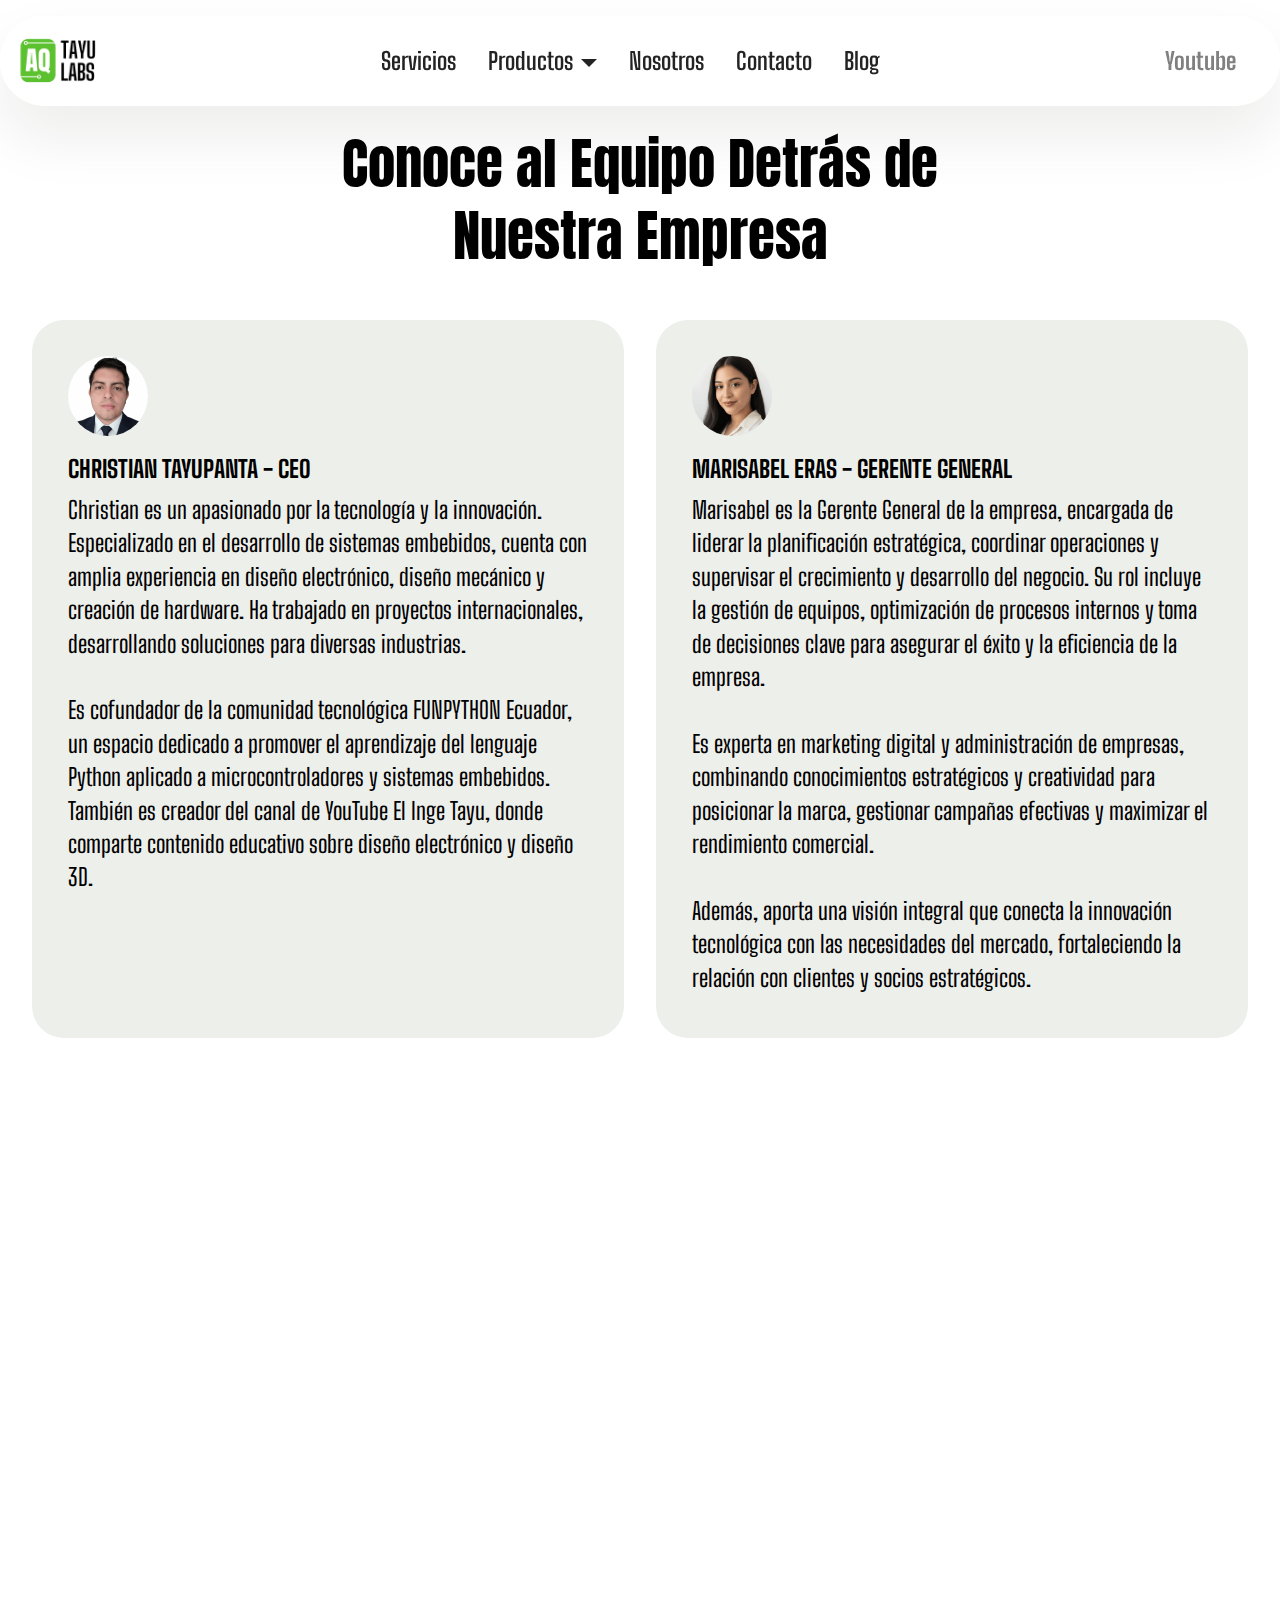
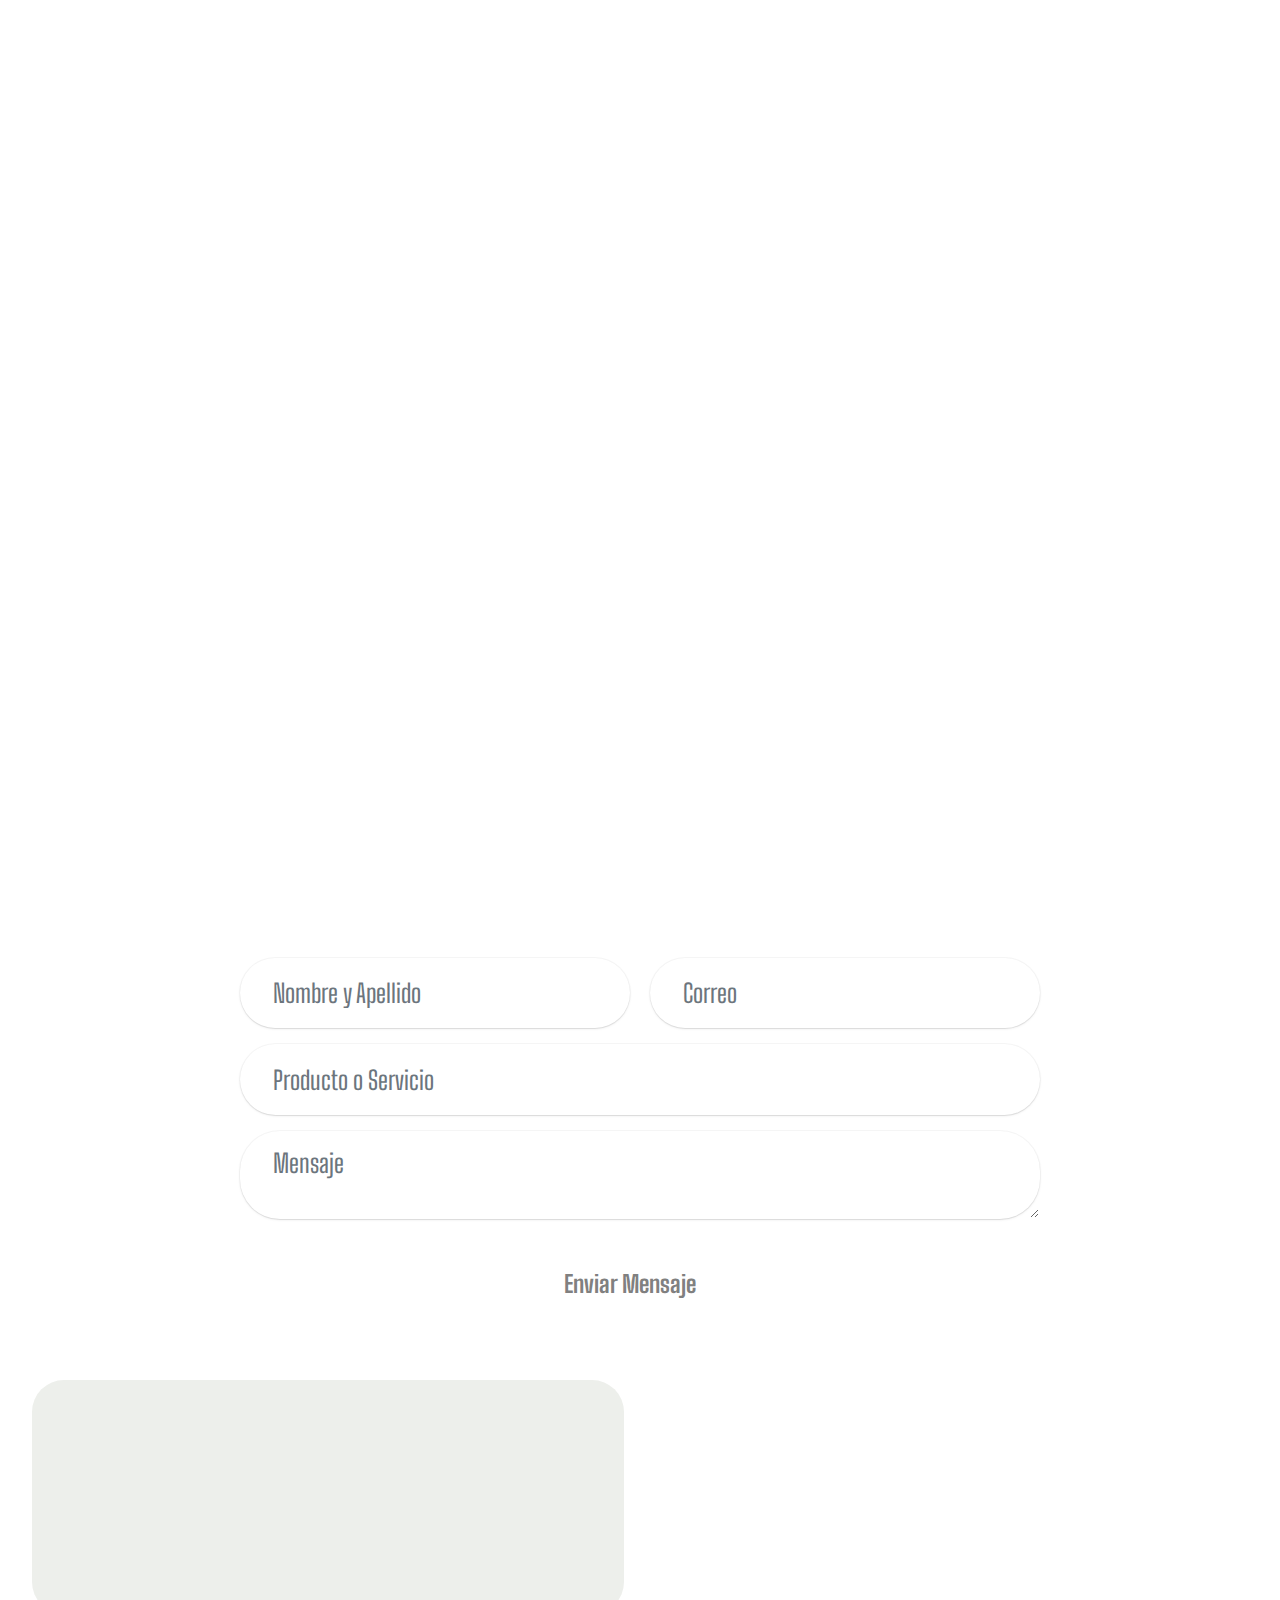
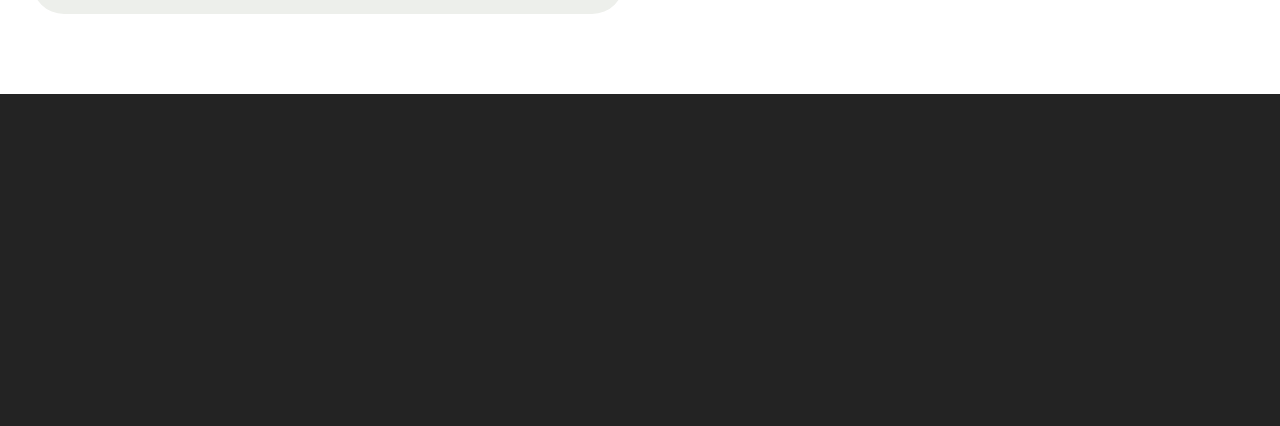
<file: nosotros.html>
<!DOCTYPE html>
<html  >
<head>
  <!-- Site made with Mobirise Website Builder v6.1.9, https://mobirise.com -->
  <meta charset="UTF-8">
  <meta http-equiv="X-UA-Compatible" content="IE=edge">
  <meta name="generator" content="Mobirise v6.1.9, mobirise.com">
  <meta name="viewport" content="width=device-width, initial-scale=1, minimum-scale=1">
  <link rel="shortcut icon" href="assets/images/tayu20labs-206x206.png" type="image/x-icon">
  <meta name="description" content="">
  
  
  <title>Nosotros</title>
  <link rel="stylesheet" href="assets/web/assets/mobirise-icons2/mobirise2.css">
  <link rel="stylesheet" href="assets/bootstrap/css/bootstrap.min.css">
  <link rel="stylesheet" href="assets/animatecss/animate.css">
  <link rel="stylesheet" href="assets/dropdown/css/style.css">
  <link rel="stylesheet" href="assets/socicon/css/styles.css">
  <link rel="stylesheet" href="assets/theme/css/style.css">
  <link rel="preload" href="https://fonts.googleapis.com/css?family=Anton:400&display=swap" as="style" onload="this.onload=null;this.rel='stylesheet'">
  <noscript><link rel="stylesheet" href="https://fonts.googleapis.com/css?family=Anton:400&display=swap"></noscript>
  <link rel="preload" href="https://fonts.googleapis.com/css?family=Big+Shoulders:100,200,300,400,500,600,700,800,900&display=swap" as="style" onload="this.onload=null;this.rel='stylesheet'">
  <noscript><link rel="stylesheet" href="https://fonts.googleapis.com/css?family=Big+Shoulders:100,200,300,400,500,600,700,800,900&display=swap"></noscript>
  <link rel="preload" as="style" href="assets/mobirise/css/mbr-additional.css?v=PEtDGy"><link rel="stylesheet" href="assets/mobirise/css/mbr-additional.css?v=PEtDGy" type="text/css">

  
  
  

<!-- Agrega este estilo para el menú desplegable -->


<!-- Agrega este estilo para el menú desplegable -->
<style>
.dropdown-menu {
    background-color: #f8f9fa !important;
    border: 1px solid #dee2e6 !important;
}

.dropdown-item:hover {
    background-color: #82ca55 !important;
    color: #000 !important;
}
</style> 

</head>
<body>
  
  <section data-bs-version="5.1" class="menu menu2 cid-uUvM84lxjn" once="menu" id="menu02-1d">
	

	<nav class="navbar navbar-dropdown navbar-fixed-top navbar-expand-lg">
		<div class="container">
			<div class="navbar-brand">
				<span class="navbar-logo">
					<a href="index.html#hero-17-uUvM84l9o0">
						<img src="assets/images/tayu20labs-206x206.png" alt="" style="height: 4.3rem;">
					</a>
				</span>
				
			</div>
			<button class="navbar-toggler" type="button" data-toggle="collapse" data-bs-toggle="collapse" data-target="#navbarSupportedContent" data-bs-target="#navbarSupportedContent" aria-controls="navbarNavAltMarkup" aria-expanded="false" aria-label="Toggle navigation">
				<div class="hamburger">
					<span></span>
					<span></span>
					<span></span>
					<span></span>
				</div>
			</button>
			<div class="collapse navbar-collapse" id="navbarSupportedContent">
				<ul class="navbar-nav nav-dropdown" data-app-modern-menu="true"><li class="nav-item">
						<a class="nav-link link text-black display-7" href="desarrollo-hardware-software.html">Servicios</a>
					</li>
					<li class="nav-item dropdown"><a class="nav-link link dropdown-toggle text-black display-7" href="monitoreo-inteligente-gps.html" data-toggle="dropdown-submenu" data-bs-toggle="dropdown" data-bs-auto-close="outside" aria-expanded="false">Productos</a><div class="dropdown-menu" aria-labelledby="dropdown-778"><a class="dropdown-item text-black display-7" href="plc-logic-t1.html">PLC T-1 LORAWAN</a><a class="dropdown-item text-black display-7" href="gateway-lorawan.html">GATEWAY LORAWAN</a><a class="text-black show dropdown-item text-primary display-7" href="sentinel85-lorawan.html">Nodo RS485 a LoraWan</a><a class="show dropdown-item text-black display-7" href="alimentador-automatico.html">ALIMENTADOR AUTOMÁTICO&nbsp;</a><a class="dropdown-item text-black display-7" href="monitoreo-inteligente-gps.html">MONITOREO GPS PARA GANADO</a></div></li><li class="nav-item">
						<a class="nav-link link text-black display-7" href="nosotros.html" aria-expanded="false">Nosotros</a>
					</li>
					<li class="nav-item">
						<a class="nav-link link text-black display-7" href="nosotros.html#form02-1g">Contacto</a>
					</li><li class="nav-item"><a class="nav-link link text-black display-7" href="blog-corp.html">Blog</a></li></ul>
				
				<div class="navbar-buttons mbr-section-btn"><a class="btn btn-primary display-7" href="https://www.youtube.com/@elingetayu">Youtube</a></div>
			</div>
		</div>
	</nav>
</section>

<section data-bs-version="5.1" class="features19 cid-uYHslLE6gJ" id="features019-1n">
	

	
	
	<div class="container">
		<div class="row justify-content-center">
			<div class="col-12 mb-5 content-head">
				
				<h5 class="mbr-section-subtitle mbr-fonts-style align-center mb-0 mt-4 display-2">Conoce al Equipo Detrás de Nuestra Empresa</h5>
			</div>
		</div>
		<div class="row">
			<div class="item features-without-image col-12 col-lg-6 item-mb active">
				<div class="item-wrapper">
					<div class="card-box align-left">
						<div class="img-wrapper mb-3">
							<img class="" src="assets/images/ceo-160x160.png" data-slide-to="0" data-bs-slide-to="0" alt="">
						</div>
						<h5 class="card-title mbr-fonts-style display-7">
							<strong>CHRISTIAN TAYUPANTA - CEO</strong></h5>
						<p class="card-text mbr-fonts-style display-7">Christian es un apasionado por la tecnología y la innovación. Especializado en el desarrollo de sistemas embebidos, cuenta con amplia experiencia en diseño electrónico, diseño mecánico y creación de hardware. Ha trabajado en proyectos internacionales, desarrollando soluciones para diversas industrias.<br><br>Es cofundador de la comunidad tecnológica FUNPYTHON Ecuador, un espacio dedicado a promover el aprendizaje del lenguaje Python aplicado a microcontroladores y sistemas embebidos. También es creador del canal de YouTube El Inge Tayu, donde comparte contenido educativo sobre diseño electrónico y diseño 3D.</p>
					</div>
				</div>
			</div><div class="item features-without-image col-12 col-lg-6 item-mb">
				<div class="item-wrapper">
					<div class="card-box align-left">
						<div class="img-wrapper mb-3">
							<img class="" src="assets/images/watermarked-880d6cbd-20e0-4687-a0e5-8d9402b7cefd-2-160x280.png" data-slide-to="1" data-bs-slide-to="1" alt="">
						</div>
						<h5 class="card-title mbr-fonts-style display-7"><strong>MARISABEL ERAS - GERENTE GENERAL</strong></h5>
						<p class="card-text mbr-fonts-style display-7">Marisabel es la Gerente General de la empresa, encargada de liderar la planificación estratégica, coordinar operaciones y supervisar el crecimiento y desarrollo del negocio. Su rol incluye la gestión de equipos, optimización de procesos internos y toma de decisiones clave para asegurar el éxito y la eficiencia de la empresa.<br><br>Es experta en marketing digital y administración de empresas, combinando conocimientos estratégicos y creatividad para posicionar la marca, gestionar campañas efectivas y maximizar el rendimiento comercial.<br><br>Además, aporta una visión integral que conecta la innovación tecnológica con las necesidades del mercado, fortaleciendo la relación con clientes y socios estratégicos.</p>
					</div>
				</div>
			</div>
			
			
		</div>
	</div>
</section>

<section data-bs-version="5.1" class="features38 cid-uYGxaDhcHj" id="features038-1f">
    

    
    

    <div class="container">
        <div class="row justify-content-center">
            <div class="col-12 col-md-12 col-lg">
                <div class="text-wrapper align-left">
                    <h1 class="mbr-section-title mbr-fonts-style mb-4 display-2"><strong>VISIÓN</strong>
                    </h1>
                    <p class="mbr-text align-left mbr-fonts-style mb-4 display-7">Ser un laboratorio de referencia en Latinoamérica en el desarrollo de hardware personalizado, accesible e inteligente.
<br>Aspiramos a liderar la creación de soluciones tecnológicas que impulsen la educación, el emprendimiento y la transformación industrial, consolidándonos como puente entre la creatividad y la ingeniería aplicada.</p>
                    
                </div>
            </div>
            <div class="col-12 col-md-12 col-lg-6 image-wrapper">
                <img class="w-100" src="assets/images/mbr-1256x942.jpg" alt="Mobirise Website Builder">
            </div>
        </div>
        <div class="row row-reverse justify-content-center">

            <div class="col-12 col-md-12 col-lg">
                <div class="text-wrapper align-left">
                    <h1 class="mbr-section-title mbr-fonts-style mb-4 display-2"><strong>MISIÓN
</strong><div><strong><br></strong></div></h1>
                    <p class="mbr-text align-left mbr-fonts-style mb-4 display-7">En Taylabs AQ, damos vida a ideas tecnológicas ofreciendo servicios de diseño electrónico, desarrollo de hardware, creación de PCBs y programación de sistemas embebidos.
<br>Creamos soluciones accesibles, duraderas y fáciles de usar, integrando tecnologías como IoT, automatización industrial y diseño 3D.
<br>Nuestro compromiso es acercar la innovación a estudiantes, educadores, hobbistas y profesionales, brindando herramientas reales para aprender, crear y transformar.&nbsp;<br></p>
                    
                </div>
            </div>
            <div class="col-12 col-md-12 col-lg-6 image-wrapper">
                <img class="w-100" src="assets/images/mbr-1256x839.jpg" alt="Mobirise Website Builder">
            </div>
        </div>
        
    </div>
</section>

<section data-bs-version="5.1" class="form5 cid-uYGxbaU0V1" id="form02-1g">
    
    
    <div class="container">
        <div class="row justify-content-center">
            <div class="col-12 content-head">
                <div class="mbr-section-head mb-5">
                    <h3 class="mbr-section-title mbr-fonts-style align-center mb-0 display-2">
                        <strong>Contacta Con Nosotros</strong>
                    </h3>
                    
                </div>
            </div>
        </div>
        <div class="row justify-content-center">
            <div class="col-lg-8 mx-auto mbr-form" data-form-type="formoid">
                <form action="https://mobirise.eu/" method="POST" class="mbr-form form-with-styler" data-form-title="Form Name"><input type="hidden" name="email" data-form-email="true" value="pnfgptyURZ3xEtavu1pGFgwgWLOKFhmMdH6oVeftDGGF8zTstcXBXdxS18eTTf9jE9F8ryh/lzcWFPyOVD5faFD0jlVdUk4LegO0f/zb6FL3A4fCXHK/A7GaOH/mMw+R">
                    <div class="row">
                        <div hidden="hidden" data-form-alert="" class="alert alert-success col-12">Hemos recibido tu solicitud.</div>
                        <div hidden="hidden" data-form-alert-danger="" class="alert alert-danger col-12">
                            Oops...! some problem!
                        </div>
                    </div>
                    <div class="dragArea row">
                        <div class="col-md col-sm-12 form-group mb-3" data-for="name">
                            <input type="text" name="name" placeholder="Nombre y Apellido" data-form-field="name" class="form-control" value="" id="name-form02-1g">
                        </div>
                        <div class="col-md col-sm-12 form-group mb-3" data-for="email">
                            <input type="email" name="email" placeholder="Correo" data-form-field="email" class="form-control" value="" id="email-form02-1g">
                        </div>
                        <div class="col-12 form-group mb-3 mb-3" data-for="url">
                            <input type="url" name="url" placeholder="Producto o Servicio" data-form-field="url" class="form-control" value="" id="url-form02-1g">
                        </div>
                        <div class="col-12 form-group mb-3" data-for="textarea">
                            <textarea name="textarea" placeholder="Mensaje" data-form-field="textarea" class="form-control" id="textarea-form02-1g"></textarea>
                        </div>
                        <div class="col-lg-12 col-md-12 col-sm-12 align-center mbr-section-btn"><button type="submit" class="btn btn-primary display-7">Enviar Mensaje</button></div>
                    </div>
                </form>
            </div>
        </div>
    </div>
</section>

<section data-bs-version="5.1" class="contacts02 map1 cid-uYGyctuVEF" id="contacts02-1h">

    

    
    <div class="container">
        <div class="row justify-content-center">
            <div class="col-12 content-head">
                <div class="mbr-section-head mb-5">
                    <h3 class="mbr-section-title mbr-fonts-style align-center mb-0 display-2"></h3>
                    
                </div>
            </div>
        </div>
        <div class="row justify-content-center">
            <div class="card col-12 col-md-12 col-lg-6">
                <div class="card-wrapper">
                    <div class="text-wrapper">
                        
                        <ul class="list mbr-fonts-style display-7">
                            <li class="mbr-text item-wrap">Celular: <a href="tel:+12345678910" class="text-black">+</a>593995546906</li>
                            <li class="mbr-text item-wrap">Email: <a href="mailto:info@site.com" class="text-black">p</a>royectos@tayulabs.com</li>
                            <li class="mbr-text item-wrap">Dirección: Guayaquil - Metropolis 2</li>
                            <li class="mbr-text item-wrap">Horarios: 9:00AM - 5:00PM</li>
                        </ul>
                    </div>
                </div>
            </div>
            <div class="map-wrapper col-md-12 col-lg-6">
                <div class="google-map"><iframe frameborder="0" style="border:0" src="https://www.google.com/maps/embed/v1/place?key=AIzaSyBQ55g-IgRRgXrd803PTWDTb7kd6aAitNQ&amp;q=W3QH+5RH Urbanizacion Metropolis ll, Guayaquil 090112" allowfullscreen=""></iframe></div>
            </div>
        </div>
    </div>
</section>

<section data-bs-version="5.1" class="footer3 cid-uUvM84rd9B" once="footers" id="footer03-1e">

        

    

    <div class="container">
        <div class="row">
            

            <div class="col-12 mt-4">
                <div class="social-row">
                    <div class="soc-item">
                        <a href="https://wa.me/593995546906">
                            <span class="mbr-iconfont display-7 socicon-mail socicon"></span>
                        </a>
                    </div>
                    <div class="soc-item">
                        <a href="https://www.youtube.com/@elingetayu" target="_blank">
                            <span class="mbr-iconfont socicon-youtube socicon"></span>
                        </a>
                    </div>
                    <div class="soc-item">
                        <a href="https://www.instagram.com/tayulabs" target="_blank">
                            <span class="mbr-iconfont socicon-instagram socicon"></span>
                        </a>
                    </div>
                    <div class="soc-item">
                        <a href="https://www.linkedin.com/company/tayulabs/?viewAsMember=true" target="_blank">
                            <span class="mbr-iconfont socicon-linkedin socicon"></span>
                        </a>
                    </div>
                    
                </div>
            </div>
            <div class="col-12 mt-5">
                <p class="mbr-fonts-style copyright display-7"><strong>proyectos@tayulabs.com<br></strong><br>© 2025 Tayulabs. Todos los derechos reservados.</p>
            </div>
        </div>
    </div>
</section><script src="assets/bootstrap/js/bootstrap.bundle.min.js"></script>  <script src="assets/smoothscroll/smooth-scroll.js"></script>  <script src="assets/ytplayer/index.js"></script>  <script src="assets/dropdown/js/navbar-dropdown.js"></script>  <script src="assets/theme/js/script.js"></script>  <script src="assets/formoid/formoid.min.js"></script>  
  
  
  <input name="animation" type="hidden">
  </body>
</html>
</file>
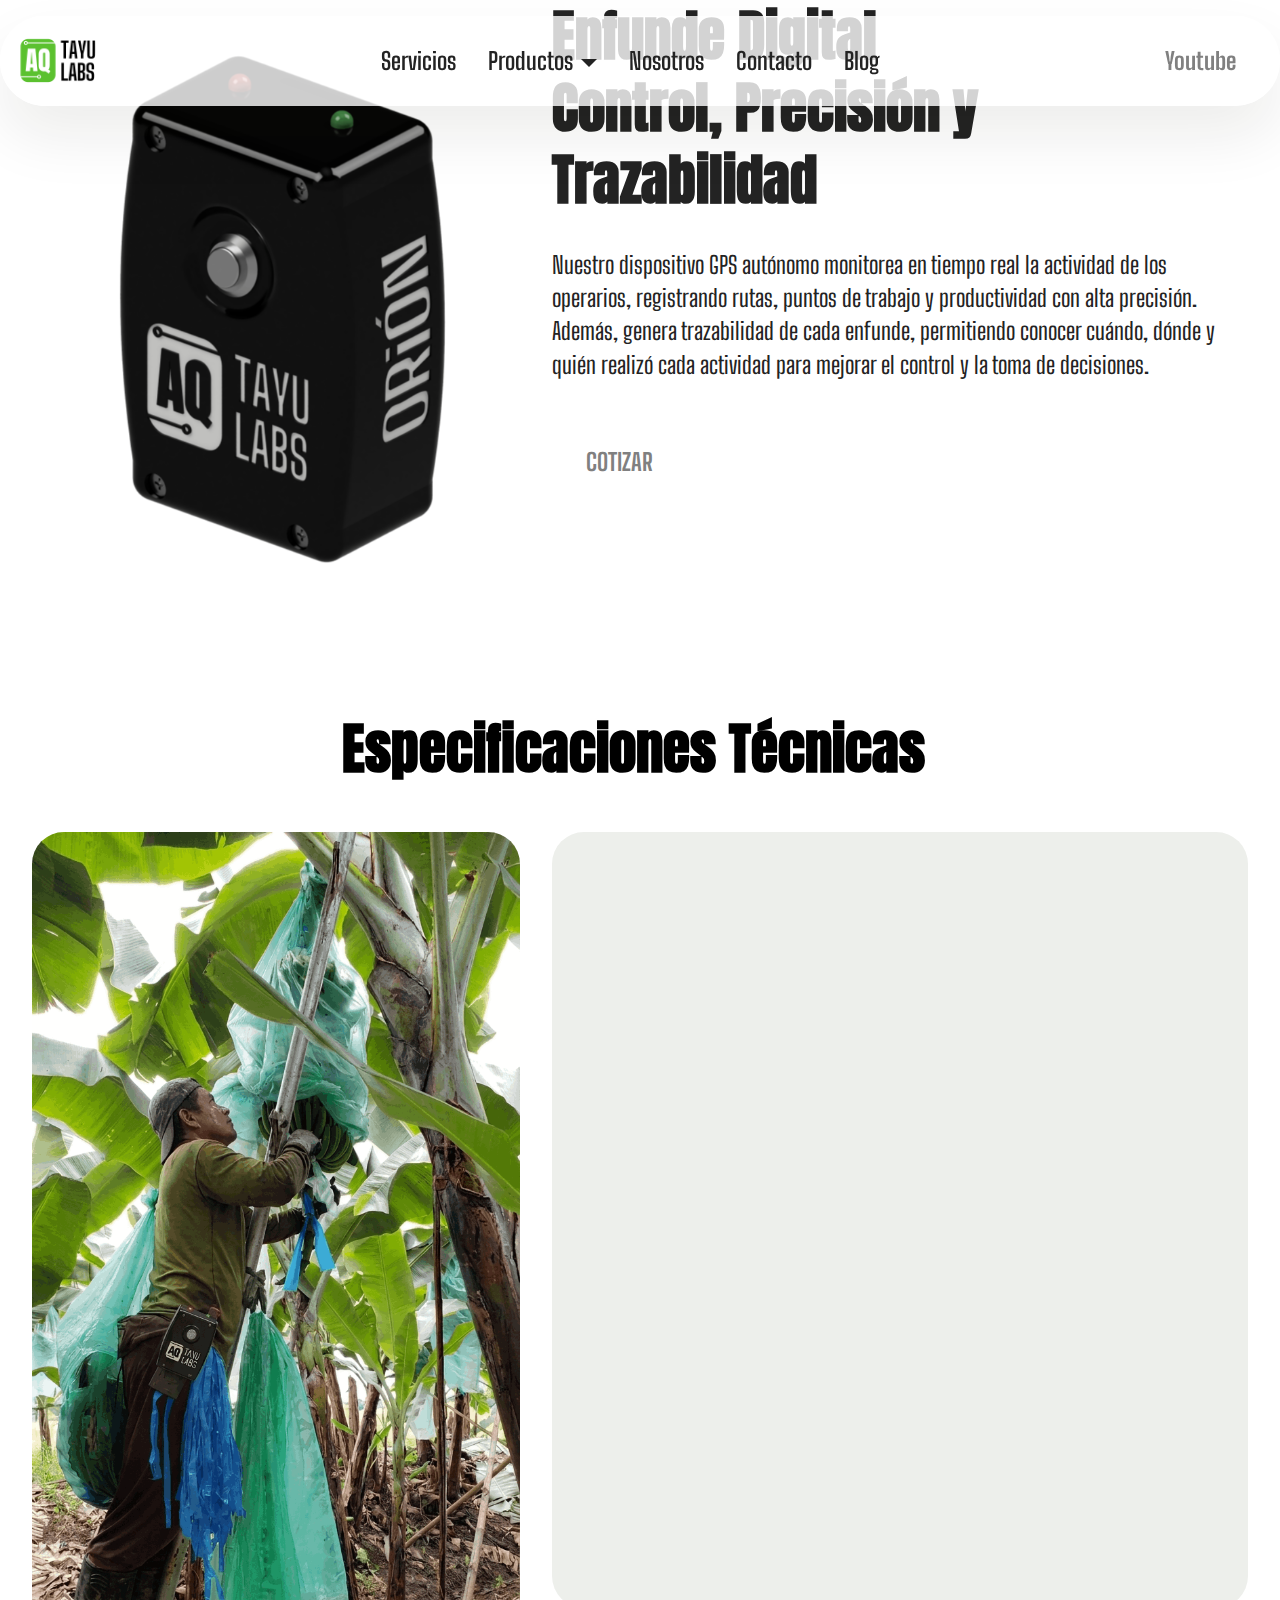
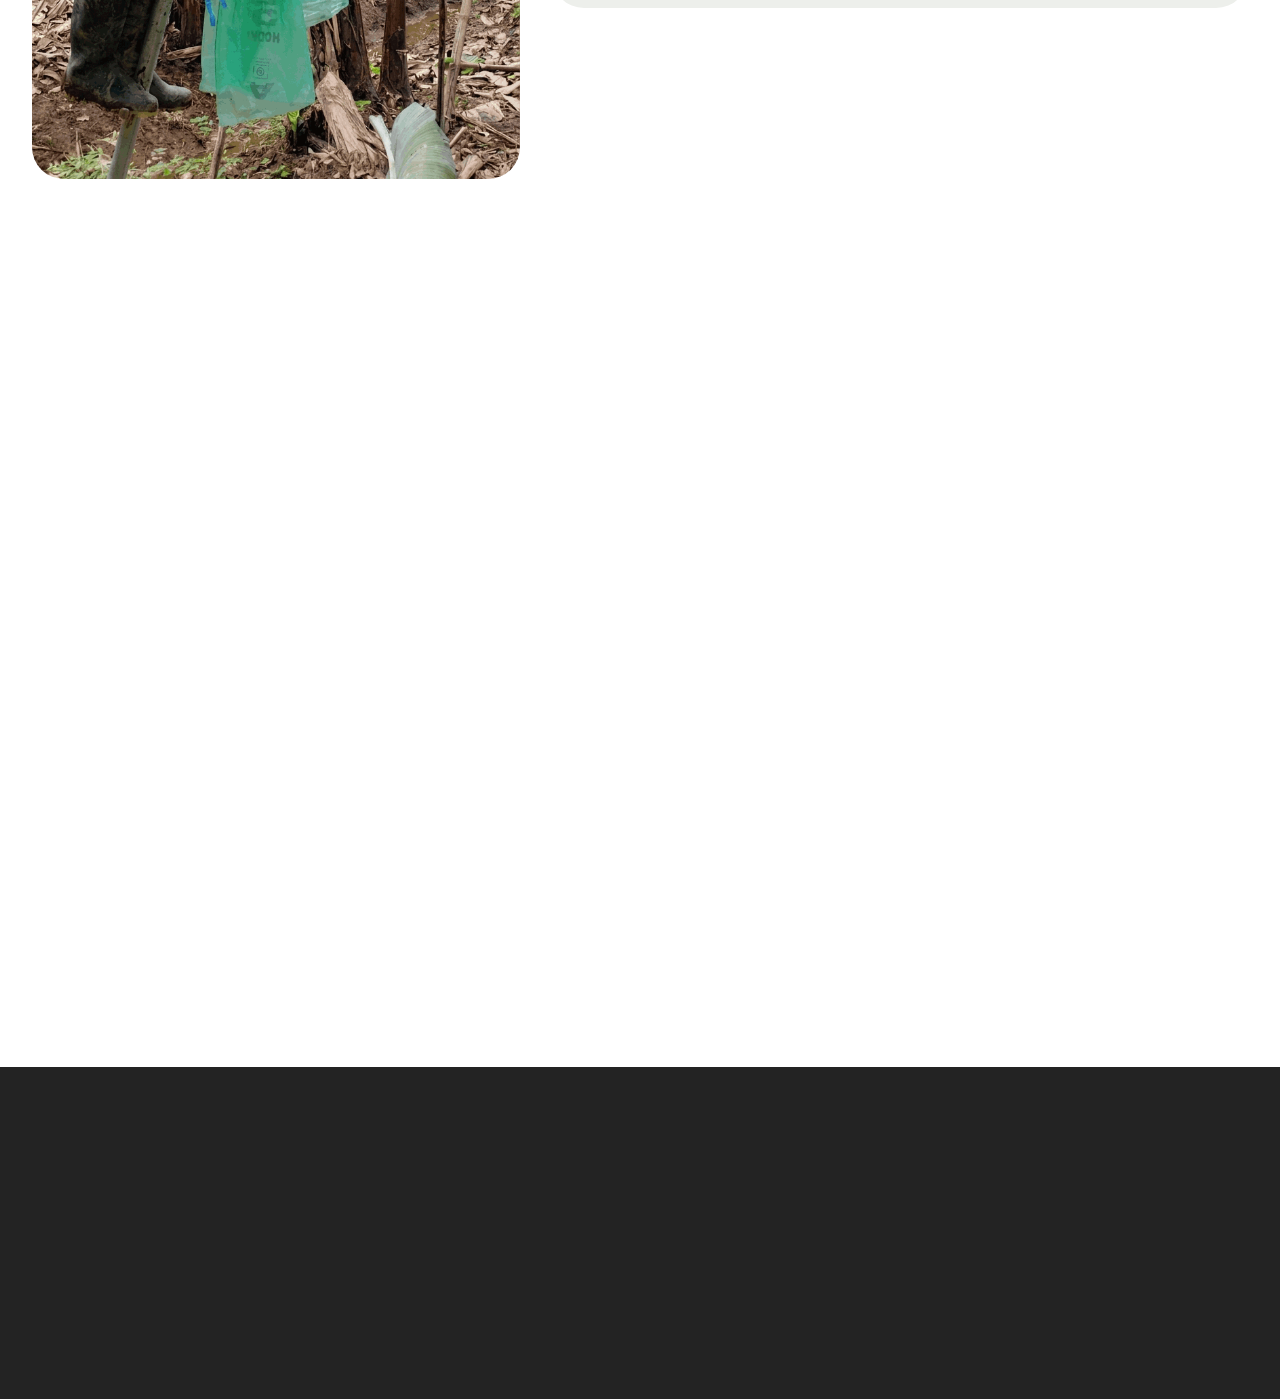
<file: orion-gps.html>
<!DOCTYPE html>
<html  >
<head>
  <!-- Site made with Mobirise Website Builder v6.1.9, https://mobirise.com -->
  <meta charset="UTF-8">
  <meta http-equiv="X-UA-Compatible" content="IE=edge">
  <meta name="generator" content="Mobirise v6.1.9, mobirise.com">
  <meta name="viewport" content="width=device-width, initial-scale=1, minimum-scale=1">
  <link rel="shortcut icon" href="assets/images/tayu20labs-206x206.png" type="image/x-icon">
  <meta name="description" content="Orion es un dispositivo GPS autónomo diseñado para el sector bananero que permite monitorear en tiempo real la actividad de los operarios en campo. Registra rutas, puntos de enfunde y genera trazabilidad completa de cada labor, brindando visibilidad total sobre la productividad y optimizando la toma de decisiones mediante datos precisos y confiables.">
  
  
  <title>GPS Orión: Trazabilidad Inteligente para el Enfunde de Banano.</title>
  <link rel="stylesheet" href="assets/web/assets/mobirise-icons2/mobirise2.css">
  <link rel="stylesheet" href="assets/bootstrap/css/bootstrap.min.css">
  <link rel="stylesheet" href="assets/animatecss/animate.css">
  <link rel="stylesheet" href="assets/dropdown/css/style.css">
  <link rel="stylesheet" href="assets/socicon/css/styles.css">
  <link rel="stylesheet" href="assets/theme/css/style.css">
  <link rel="preload" href="https://fonts.googleapis.com/css?family=Anton:400&display=swap" as="style" onload="this.onload=null;this.rel='stylesheet'">
  <noscript><link rel="stylesheet" href="https://fonts.googleapis.com/css?family=Anton:400&display=swap"></noscript>
  <link rel="preload" href="https://fonts.googleapis.com/css?family=Big+Shoulders:100,200,300,400,500,600,700,800,900&display=swap" as="style" onload="this.onload=null;this.rel='stylesheet'">
  <noscript><link rel="stylesheet" href="https://fonts.googleapis.com/css?family=Big+Shoulders:100,200,300,400,500,600,700,800,900&display=swap"></noscript>
  <link rel="preload" as="style" href="assets/mobirise/css/mbr-additional.css?v=YsdZ3X"><link rel="stylesheet" href="assets/mobirise/css/mbr-additional.css?v=YsdZ3X" type="text/css">

  
  
  
</head>
<body>
  
  <section data-bs-version="5.1" class="menu menu2 cid-vfVGTX1qu0" once="menu" id="menu02-33">
	

	<nav class="navbar navbar-dropdown navbar-fixed-top navbar-expand-lg">
		<div class="container">
			<div class="navbar-brand">
				<span class="navbar-logo">
					<a href="index.html#hero-17-uUvM84l9o0">
						<img src="assets/images/tayu20labs-206x206.png" alt="" style="height: 4.3rem;">
					</a>
				</span>
				
			</div>
			<button class="navbar-toggler" type="button" data-toggle="collapse" data-bs-toggle="collapse" data-target="#navbarSupportedContent" data-bs-target="#navbarSupportedContent" aria-controls="navbarNavAltMarkup" aria-expanded="false" aria-label="Toggle navigation">
				<div class="hamburger">
					<span></span>
					<span></span>
					<span></span>
					<span></span>
				</div>
			</button>
			<div class="collapse navbar-collapse" id="navbarSupportedContent">
				<ul class="navbar-nav nav-dropdown" data-app-modern-menu="true"><li class="nav-item">
						<a class="nav-link link text-black display-7" href="desarrollo-hardware-software.html">Servicios</a>
					</li>
					<li class="nav-item dropdown"><a class="nav-link link dropdown-toggle text-black show display-7" href="monitoreo-inteligente-gps.html" data-toggle="dropdown-submenu" data-bs-toggle="dropdown" data-bs-auto-close="outside" aria-expanded="false">Productos</a><div class="dropdown-menu show" aria-labelledby="dropdown-778" data-bs-popper="none"><a class="dropdown-item text-black display-7" href="gateway-lorawan.html">GATEWAY LORAWAN</a><a class="show dropdown-item text-black display-7" href="alimentador-automatico.html">ALIMENTADOR AUTOMÁTICO&nbsp;</a><a class="dropdown-item text-black text-primary display-7" href="orion-gps.html">ORIÓN GPS PARA BANANERAS</a><a class="dropdown-item text-black display-7" href="monitoreo-inteligente-gps.html">MONITOREO GPS PARA GANADO</a></div></li><li class="nav-item">
						<a class="nav-link link text-black display-7" href="nosotros.html" aria-expanded="false">Nosotros</a>
					</li>
					<li class="nav-item">
						<a class="nav-link link text-black display-7" href="nosotros.html#form02-1g">Contacto</a>
					</li><li class="nav-item"><a class="nav-link link text-black display-7" href="blog-corp.html">Blog</a></li></ul>
				
				<div class="navbar-buttons mbr-section-btn"><a class="btn btn-primary display-7" href="https://www.youtube.com/@elingetayu">Youtube</a></div>
			</div>
		</div>
	</nav>
</section>

<section data-bs-version="5.1" class="header1 cid-vfVGTXMPSu" id="header01-34">
	

	
	

	<div class="container">
		<div class="row justify-content-center">
			<div class="col-12 col-md-12 col-lg-5 image-wrapper">
				<img class="w-100" src="assets/images/case-gps-1101x851.png" alt="Mobirise Website Builder">
			</div>
			<div class="col-12 col-lg col-md-12">
				<div class="text-wrapper align-left">
					<h1 class="mbr-section-title mbr-fonts-style mb-4 display-2"><strong>Enfunde Digital </strong><br><strong>Control, Precisión y Trazabilidad</strong></h1>
					<p class="mbr-text mbr-fonts-style mb-4 display-7">
						Nuestro dispositivo GPS autónomo monitorea en tiempo real la actividad de los operarios, registrando rutas, puntos de trabajo y productividad con alta precisión. Además, genera trazabilidad de cada enfunde, permitiendo conocer cuándo, dónde y quién realizó cada actividad para mejorar el control y la toma de decisiones.
					</p>
					<div class="mbr-section-btn mt-3"><a class="btn btn-primary display-7" href="https://wa.me/593995546906">COTIZAR</a></div>
				</div>
			</div>
		</div>
	</div>
</section>

<section data-bs-version="5.1" class="features031 cid-vfVGTYhNyI" id="features031-35">
    
    
    
    <div class="container">
        <div class="row justify-content-center">
            <div class="col-md-12 content-head mb-5">
                <h1 class="mbr-section-title mbr-fonts-style mb-0 display-2"><strong>Especificaciones Técnicas&nbsp;</strong></h1>
                
            </div>
        </div>
        <div class="row justify-content-center  blockContent">
            <div class="col-12 col-lg">
                <div class="item-wrapper align-left">
                    <div class="counter-container mbr-text mbr-fonts-style display-7">
                        <ul>
                            <li><strong style="font-size: 1.6rem;">Case: ABS resistente a humedad, polvo y condiciones exigentes del entorno bananero</strong><br></li><li><strong style="font-size: 25.6px;">Conectividad: WiFi + LoRaWAN para transmisión flexible de datos</strong><br></li><li><strong style="font-size: calc(1.21rem + 0.39 * ((100vw - 62rem) / 25));">Batería: Autonomía de hasta 3 días de operación continua</strong></li><li><strong style="font-size: calc(1.21rem + 0.39 * ((100vw - 62rem) / 25));">Modos de operación: Configurables según el flujo de trabajo (registro manual, automático, transmisión por lotes, etc.)</strong></li><li><strong style="font-size: calc(1.21rem + 0.39 * ((100vw - 62rem) / 25));"><b style="font-size: calc(1.21rem + 0.39 * ((100vw - 62rem) / 25));">Interfaz: Mini servidor web integrado para configuración directa desde cualquier dispositivo</b></strong></li><li><strong style="font-size: calc(1.21rem + 0.39 * ((100vw - 62rem) / 25));"><b style="font-size: calc(1.21rem + 0.39 * ((100vw - 62rem) / 25));">Botón: Acero inoxidable con certificación IP68 (alta resistencia a agua y polvo)</b><br></strong></li><li><strong style="font-size: calc(1.21rem + 0.39 * ((100vw - 62rem) / 25));">Precisión GPS: Entre 1 a 5 metros</strong></li><li><strong style="font-size: calc(1.21rem + 0.39 * ((100vw - 62rem) / 25));">Carga: Puerto USB Tipo C<br></strong><br></li>
                        </ul>
                    </div>
                </div>
            </div>
            <div class="col-12 col-lg-5">
                <div class="image-wrapper">
                    <img class="w-100" src="assets/images/operador-enfunde-gps-720x1397.png" alt="Mobirise Website Builder">
                </div>
            </div>

        </div>
    </div>
</section>

<section data-bs-version="5.1" class="header16 cid-vfVGTYINp3" id="header16-36">
  

  
  

  <div class="text-center container">
    <div class="row justify-content-center mb-4">
      <div class="col-12 col-lg-8">
        <div class="image-wrap">
          <img src="assets/images/disec3b1o20sin20tc3adtulo201-1489x838.png" alt="Mobirise Website Builder">
        </div>
      </div>
    </div>
    <div class="row justify-content-center">
      <div class="col-md-12 content-head">
        <h1 class="mbr-section-title mbr-fonts-style mt-4 display-7"><strong>Control y Trazabilidad de Cada Enfunde, en Tiempo Real</strong></h1>
        <p class="mbr-text mbr-fonts-style mt-4 display-7">
          Digitaliza el proceso de enfunde sin necesidad de instalaciones complejas. Cada acción queda registrada, permitiendo auditar labores, validar productividad por operario y generar históricos por lote o finca, brindando visibilidad total y control sobre la operación en campo.
        </p>
        
      </div>
    </div>
  </div>
</section>

<section data-bs-version="5.1" class="footer3 cid-vfVGTZjfqL" once="footers" id="footer03-37">

        

    

    <div class="container">
        <div class="row">
            

            <div class="col-12 mt-4">
                <div class="social-row">
                    <div class="soc-item">
                        <a href="https://wa.me/593995546906">
                            <span class="mbr-iconfont display-7 socicon-mail socicon"></span>
                        </a>
                    </div>
                    <div class="soc-item">
                        <a href="https://www.youtube.com/@elingetayu" target="_blank">
                            <span class="mbr-iconfont socicon-youtube socicon"></span>
                        </a>
                    </div>
                    <div class="soc-item">
                        <a href="https://www.instagram.com/tayulabs" target="_blank">
                            <span class="mbr-iconfont socicon-instagram socicon"></span>
                        </a>
                    </div>
                    <div class="soc-item">
                        <a href="https://www.linkedin.com/company/tayulabs/?viewAsMember=true" target="_blank">
                            <span class="mbr-iconfont socicon-linkedin socicon"></span>
                        </a>
                    </div>
                    
                </div>
            </div>
            <div class="col-12 mt-5">
                <p class="mbr-fonts-style copyright display-7"><strong>proyectos@tayulabs.com<br></strong><br>© 2025 Tayulabs. Todos los derechos reservados.</p>
            </div>
        </div>
    </div>
</section><script src="assets/bootstrap/js/bootstrap.bundle.min.js"></script>  <script src="assets/smoothscroll/smooth-scroll.js"></script>  <script src="assets/ytplayer/index.js"></script>  <script src="assets/dropdown/js/navbar-dropdown.js"></script>  <script src="assets/theme/js/script.js"></script>  
  
  
  <input name="animation" type="hidden">
  </body>
</html>
</file>
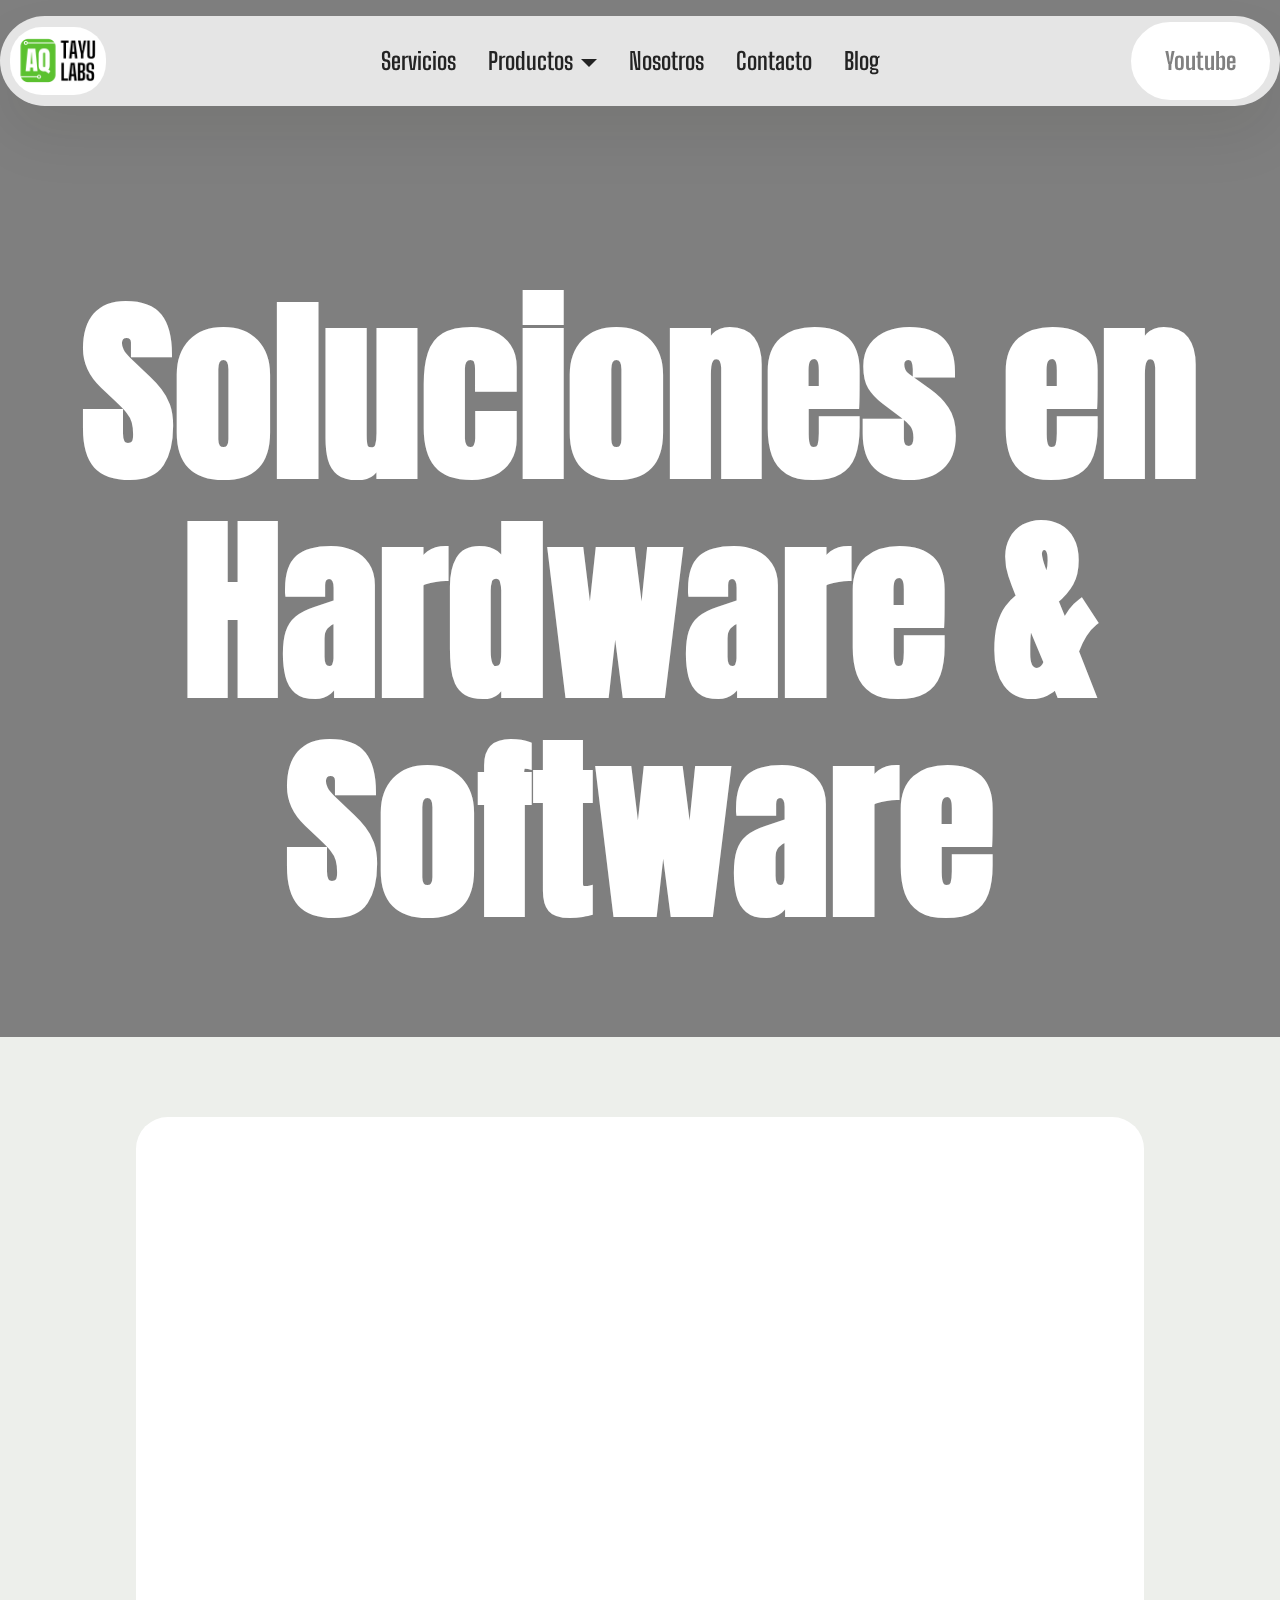
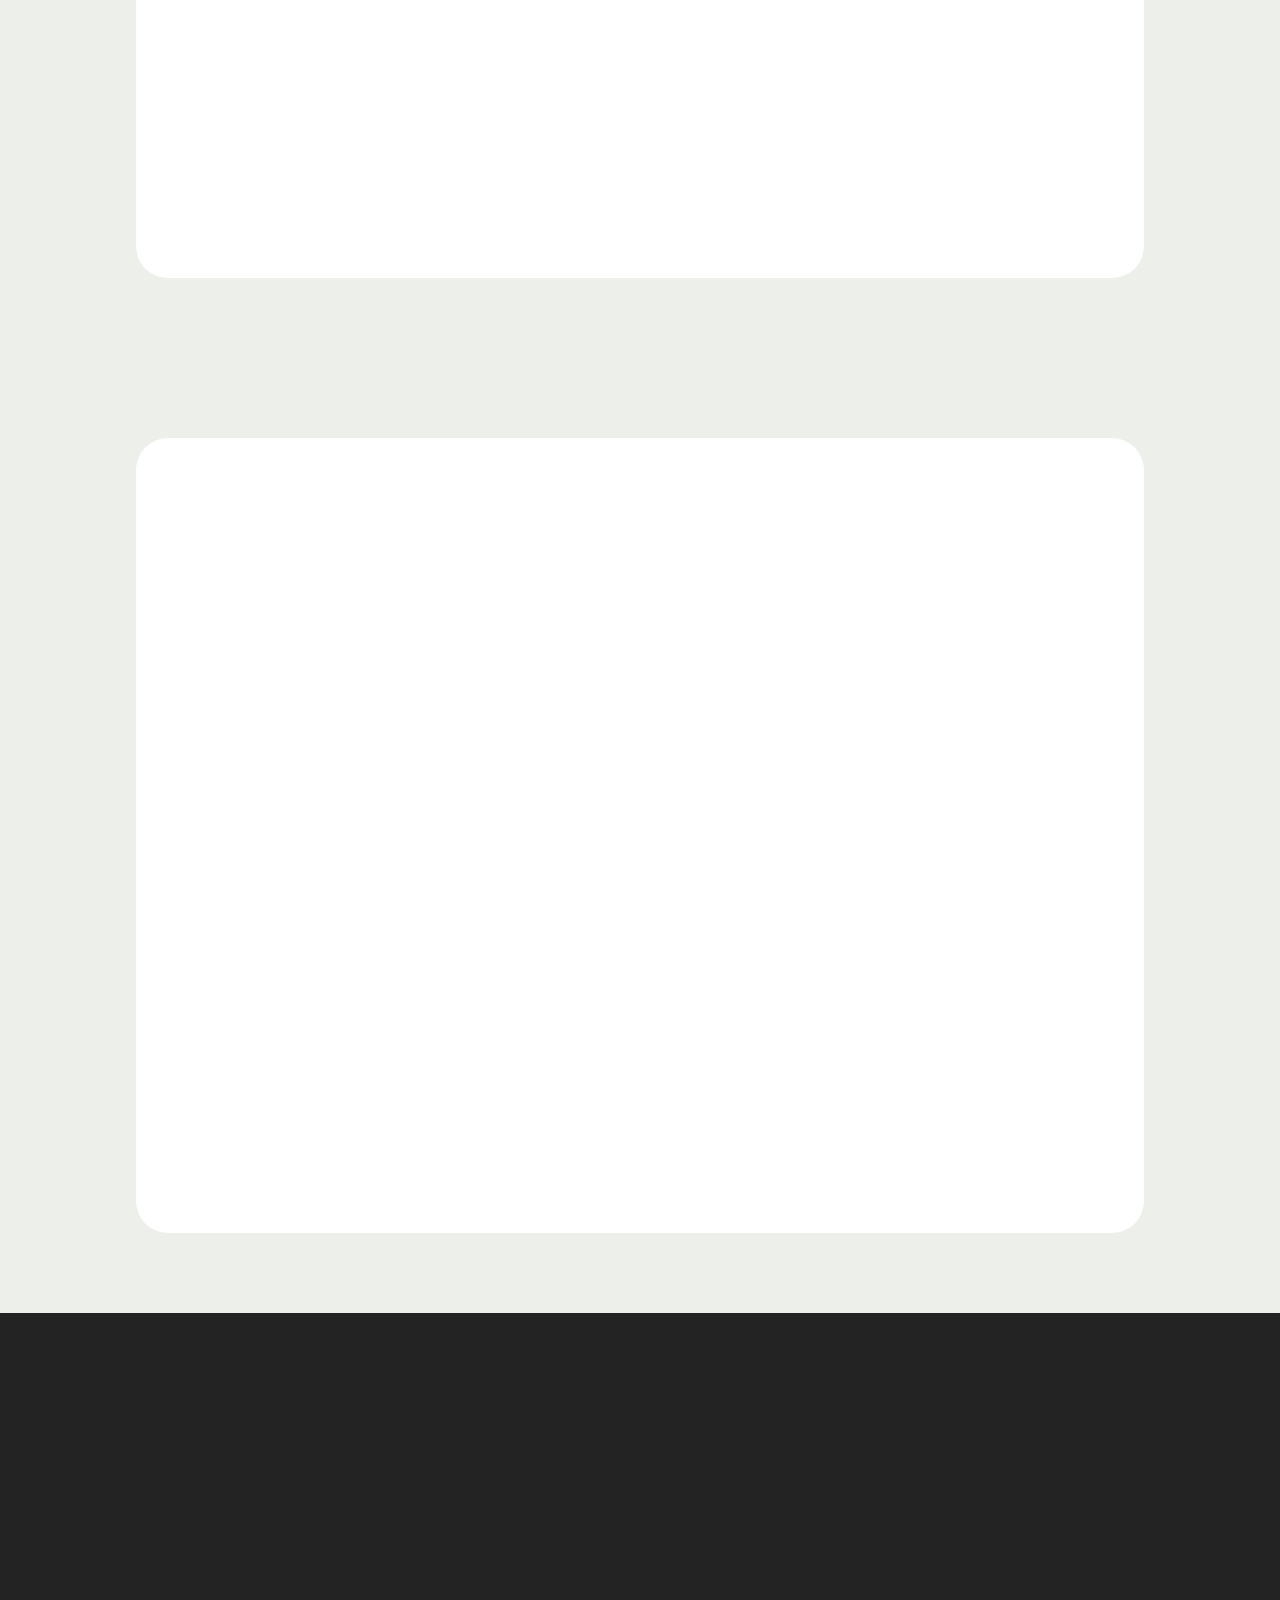
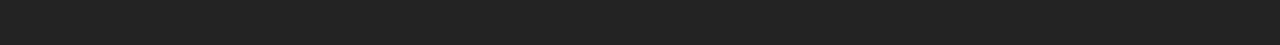
<file: planes.html>
<!DOCTYPE html>
<html  >
<head>
  <!-- Site made with Mobirise Website Builder v6.1.9, https://mobirise.com -->
  <meta charset="UTF-8">
  <meta http-equiv="X-UA-Compatible" content="IE=edge">
  <meta name="generator" content="Mobirise v6.1.9, mobirise.com">
  <meta name="viewport" content="width=device-width, initial-scale=1, minimum-scale=1">
  <link rel="shortcut icon" href="assets/images/tayu20labs-206x206.png" type="image/x-icon">
  <meta name="description" content="">
  
  
  <title>Soluciones en Hardware & Software</title>
  <link rel="stylesheet" href="assets/web/assets/mobirise-icons2/mobirise2.css">
  <link rel="stylesheet" href="assets/bootstrap/css/bootstrap.min.css">
  <link rel="stylesheet" href="assets/animatecss/animate.css">
  <link rel="stylesheet" href="assets/dropdown/css/style.css">
  <link rel="stylesheet" href="assets/socicon/css/styles.css">
  <link rel="stylesheet" href="assets/theme/css/style.css">
  <link rel="preload" href="https://fonts.googleapis.com/css?family=Anton:400&display=swap" as="style" onload="this.onload=null;this.rel='stylesheet'">
  <noscript><link rel="stylesheet" href="https://fonts.googleapis.com/css?family=Anton:400&display=swap"></noscript>
  <link rel="preload" href="https://fonts.googleapis.com/css?family=Big+Shoulders:100,200,300,400,500,600,700,800,900&display=swap" as="style" onload="this.onload=null;this.rel='stylesheet'">
  <noscript><link rel="stylesheet" href="https://fonts.googleapis.com/css?family=Big+Shoulders:100,200,300,400,500,600,700,800,900&display=swap"></noscript>
  <link rel="preload" as="style" href="assets/mobirise/css/mbr-additional.css?v=X38bpO"><link rel="stylesheet" href="assets/mobirise/css/mbr-additional.css?v=X38bpO" type="text/css">

  
  
  

<!-- Agrega este estilo para el menú desplegable -->


<!-- Agrega este estilo para el menú desplegable -->
<style>
.dropdown-menu {
    background-color: #f8f9fa !important;
    border: 1px solid #dee2e6 !important;
}

.dropdown-item:hover {
    background-color: #82ca55 !important;
    color: #000 !important;
}
</style> 

</head>
<body>
  
  <section data-bs-version="5.1" class="menu menu2 cid-uUvM84lxjn" once="menu" id="menu02-5">
	

	<nav class="navbar navbar-dropdown navbar-fixed-top navbar-expand-lg">
		<div class="container">
			<div class="navbar-brand">
				<span class="navbar-logo">
					<a href="index.html#hero-17-uUvM84l9o0">
						<img src="assets/images/tayu20labs-206x206.png" alt="" style="height: 4.3rem;">
					</a>
				</span>
				
			</div>
			<button class="navbar-toggler" type="button" data-toggle="collapse" data-bs-toggle="collapse" data-target="#navbarSupportedContent" data-bs-target="#navbarSupportedContent" aria-controls="navbarNavAltMarkup" aria-expanded="false" aria-label="Toggle navigation">
				<div class="hamburger">
					<span></span>
					<span></span>
					<span></span>
					<span></span>
				</div>
			</button>
			<div class="collapse navbar-collapse" id="navbarSupportedContent">
				<ul class="navbar-nav nav-dropdown" data-app-modern-menu="true"><li class="nav-item">
						<a class="nav-link link text-black display-7" href="desarrollo-hardware-software.html">Servicios</a>
					</li>
					<li class="nav-item dropdown"><a class="nav-link link dropdown-toggle text-black display-7" href="monitoreo-inteligente-gps.html" data-toggle="dropdown-submenu" data-bs-toggle="dropdown" data-bs-auto-close="outside" aria-expanded="false">Productos</a><div class="dropdown-menu" aria-labelledby="dropdown-778"><a class="dropdown-item text-black display-7" href="plc-logic-t1.html">PLC T-1 LORAWAN</a><a class="dropdown-item text-black display-7" href="gateway-lorawan.html">GATEWAY LORAWAN</a><a class="text-black show dropdown-item text-primary display-7" href="sentinel85-lorawan.html">Nodo RS485 a LoraWan</a><a class="show dropdown-item text-black display-7" href="alimentador-automatico.html">ALIMENTADOR AUTOMÁTICO&nbsp;</a><a class="dropdown-item text-black display-7" href="monitoreo-inteligente-gps.html">MONITOREO GPS PARA GANADO</a></div></li><li class="nav-item">
						<a class="nav-link link text-black display-7" href="nosotros.html" aria-expanded="false">Nosotros</a>
					</li>
					<li class="nav-item">
						<a class="nav-link link text-black display-7" href="nosotros.html#form02-1g">Contacto</a>
					</li><li class="nav-item"><a class="nav-link link text-black display-7" href="blog-corp.html">Blog</a></li></ul>
				
				<div class="navbar-buttons mbr-section-btn"><a class="btn btn-primary display-7" href="https://www.youtube.com/@elingetayu">Youtube</a></div>
			</div>
		</div>
	</nav>
</section>

<section data-bs-version="5.1" class="header16 cid-uUCVxpFFd2 mbr-fullscreen" data-bg-video="https://studio.youtube.com/video/ReN8yFYbybM/edit" id="header17-g">
  
  <div class="mbr-overlay" style="opacity: 0.5; background-color: rgb(0, 0, 0);"></div>
  <div class="container-fluid">
    <div class="row">
      <div class="content-wrap col-12 col-md-12">
        <h1 class="mbr-section-title mbr-fonts-style mbr-white mb-4 display-1">
          <strong><br>Soluciones en Hardware &amp; Software</strong></h1>
        
        
        
      </div>
    </div>
  </div>
</section>

<section data-bs-version="5.1" class="article07 cid-uUCy7heNfW" id="article07-9">
  

  
  
  <div class="container">
    <div class="row justify-content-center">
      <div class="card col-md-12 col-lg-10">
        <div class="card-wrapper">
          <h3 class="card-title mbr-fonts-style mbr-white mt-3 mb-4 display-2">
            <strong>Plan Colaborativo</strong></h3>
          <div class="row card-box align-left">
            <div class="item features-without-image col-12">
              <div class="item-wrapper">
                <h4 class="mbr-section-subtitle mbr-fonts-style mb-3 display-5"></h4>
                <p class="mbr-text mbr-fonts-style display-7">El Plan Colaborativo está diseñado para quienes buscan desarrollar su proyecto de manera conjunta, compartiendo la experiencia y el alcance de ambas partes. Este plan incluye todas las fases y características del Plan Corporativo, pero con un enfoque partner, donde trabajamos mano a mano.<br>
                </p>
              </div>
            </div>
            <div class="item features-without-image col-12">
              <div class="item-wrapper">
                <h4 class="mbr-section-subtitle mbr-fonts-style mb-3 display-7"><strong>Características principales:</strong></h4>
                <p class="mbr-text mbr-fonts-style display-5">1.- Desarrollo completo del proyecto en conjunto.<br>2.- Posibilidad de incluir nuestro logo como colaboradores.<br>3.- Publicación del proyecto en nuestras redes sociales, generando visibilidad para ambas marcas.<br>4.- Mismo proceso profesional de diseño, desarrollo y entrega que en el plan corporativo.<br>5.-&nbsp;Relación a largo plazo bajo un esquema de co-creación.<br>6.- Opción ideal para startups, emprendedores o empresas que deseen reducir costos y al mismo tiempo ganar exposición.<br></p>
              </div>
            </div>
            <div class="item features-without-image col-12">
              <div class="item-wrapper">
                <h4 class="mbr-section-subtitle mbr-fonts-style mb-3 display-5"></h4>
                <p class="mbr-text mbr-fonts-style display-7"><strong>&nbsp;¿A quién va dirigido?&nbsp;</strong><br></p>
              </div>
            </div>
            <div class="item features-without-image col-12">
              <div class="item-wrapper">
                <h4 class="mbr-section-subtitle mbr-fonts-style mb-3 display-5">&nbsp;- Emprendedores que quieren aprovechar el respaldo de una empresa tecnológica.<div>&nbsp;- Empresas que deseen reducir inversión inicial y obtener difusión adicional.</div><div>&nbsp;- Startups que buscan crecer con alianzas estratégicas.</div></h4>
                <p class="mbr-text mbr-fonts-style display-7"></p>
              </div>
            </div>
          </div>
          
        </div>
      </div>
    </div>
  </div>
</section>

<section data-bs-version="5.1" class="article07 cid-uUCCzdB6RS" id="article07-c">
  

  
  
  <div class="container">
    <div class="row justify-content-center">
      <div class="card col-md-12 col-lg-10">
        <div class="card-wrapper">
          <h3 class="card-title mbr-fonts-style mbr-white mt-3 mb-4 display-2">
            <strong>Plan Corporativo</strong></h3>
          <div class="row card-box align-left">
            <div class="item features-without-image col-12">
              <div class="item-wrapper">
                <h4 class="mbr-section-subtitle mbr-fonts-style mb-3 display-5"></h4>
                <p class="mbr-text mbr-fonts-style display-7">
                  El Plan Corporativo es un servicio exclusivo, pensado para empresas y clientes que desean un desarrollo 100% privado, profesional y con todos los derechos de propiedad entregados. Aquí, nosotros nos encargamos de absolutamente todo, asegurando confidencialidad y personalización total.<br><br>
                </p>
              </div>
            </div>
            <div class="item features-without-image col-12">
              <div class="item-wrapper">
                <h4 class="mbr-section-subtitle mbr-fonts-style mb-3 display-7"><strong>Características principales:</strong></h4>
                <p class="mbr-text mbr-fonts-style display-5">1.- Desarrollo integral y personalizado del proyecto.<br>2.- Entrega de todos los derechos, documentación, archivos y diseños al cliente.<br>3.- Confidencialidad garantizada (no publicamos ni mostramos el proyecto).<br>4.- Soporte técnico y acompañamiento profesional durante y después del desarrollo.<br>5.- Ideal para proyectos estratégicos que requieren total exclusividad.<br>6.- Escalabilidad y posibilidad de contratos de mantenimiento o mejoras futuras.<br></p>
              </div>
            </div>
            <div class="item features-without-image col-12">
              <div class="item-wrapper">
                <h4 class="mbr-section-subtitle mbr-fonts-style mb-3 display-5"></h4>
                <p class="mbr-text mbr-fonts-style display-7"><strong>&nbsp;¿A quién va dirigido?&nbsp;</strong><br></p>
              </div>
            </div>
            <div class="item features-without-image col-12">
              <div class="item-wrapper">
                <h4 class="mbr-section-subtitle mbr-fonts-style mb-3 display-5">&nbsp;- Empresas que buscan proyectos exclusivos y confidenciales.
<div>&nbsp;- Clientes que requieren control total sobre su desarrollo.
</div><div>&nbsp;- Corporaciones que necesitan soluciones a la medida, con garantía de derechos y propiedad intelectual.</div></h4>
                <p class="mbr-text mbr-fonts-style display-7"></p>
              </div>
            </div>
          </div>
          
        </div>
      </div>
    </div>
  </div>
</section>

<section data-bs-version="5.1" class="footer3 cid-uUvM84rd9B" once="footers" id="footer03-6">

        

    

    <div class="container">
        <div class="row">
            

            <div class="col-12 mt-4">
                <div class="social-row">
                    <div class="soc-item">
                        <a href="https://wa.me/593995546906">
                            <span class="mbr-iconfont display-7 socicon-mail socicon"></span>
                        </a>
                    </div>
                    <div class="soc-item">
                        <a href="https://www.youtube.com/@elingetayu" target="_blank">
                            <span class="mbr-iconfont socicon-youtube socicon"></span>
                        </a>
                    </div>
                    <div class="soc-item">
                        <a href="https://www.instagram.com/tayulabs" target="_blank">
                            <span class="mbr-iconfont socicon-instagram socicon"></span>
                        </a>
                    </div>
                    <div class="soc-item">
                        <a href="https://www.linkedin.com/company/tayulabs/?viewAsMember=true" target="_blank">
                            <span class="mbr-iconfont socicon-linkedin socicon"></span>
                        </a>
                    </div>
                    
                </div>
            </div>
            <div class="col-12 mt-5">
                <p class="mbr-fonts-style copyright display-7"><strong>proyectos@tayulabs.com<br></strong><br>© 2025 Tayulabs. Todos los derechos reservados.</p>
            </div>
        </div>
    </div>
</section><script src="assets/bootstrap/js/bootstrap.bundle.min.js"></script>  <script src="assets/smoothscroll/smooth-scroll.js"></script>  <script src="assets/ytplayer/index.js"></script>  <script src="assets/dropdown/js/navbar-dropdown.js"></script>  <script src="assets/vimeoplayer/player.js"></script>  <script src="assets/theme/js/script.js"></script>  
  
  
  <input name="animation" type="hidden">
  </body>
</html>
</file>
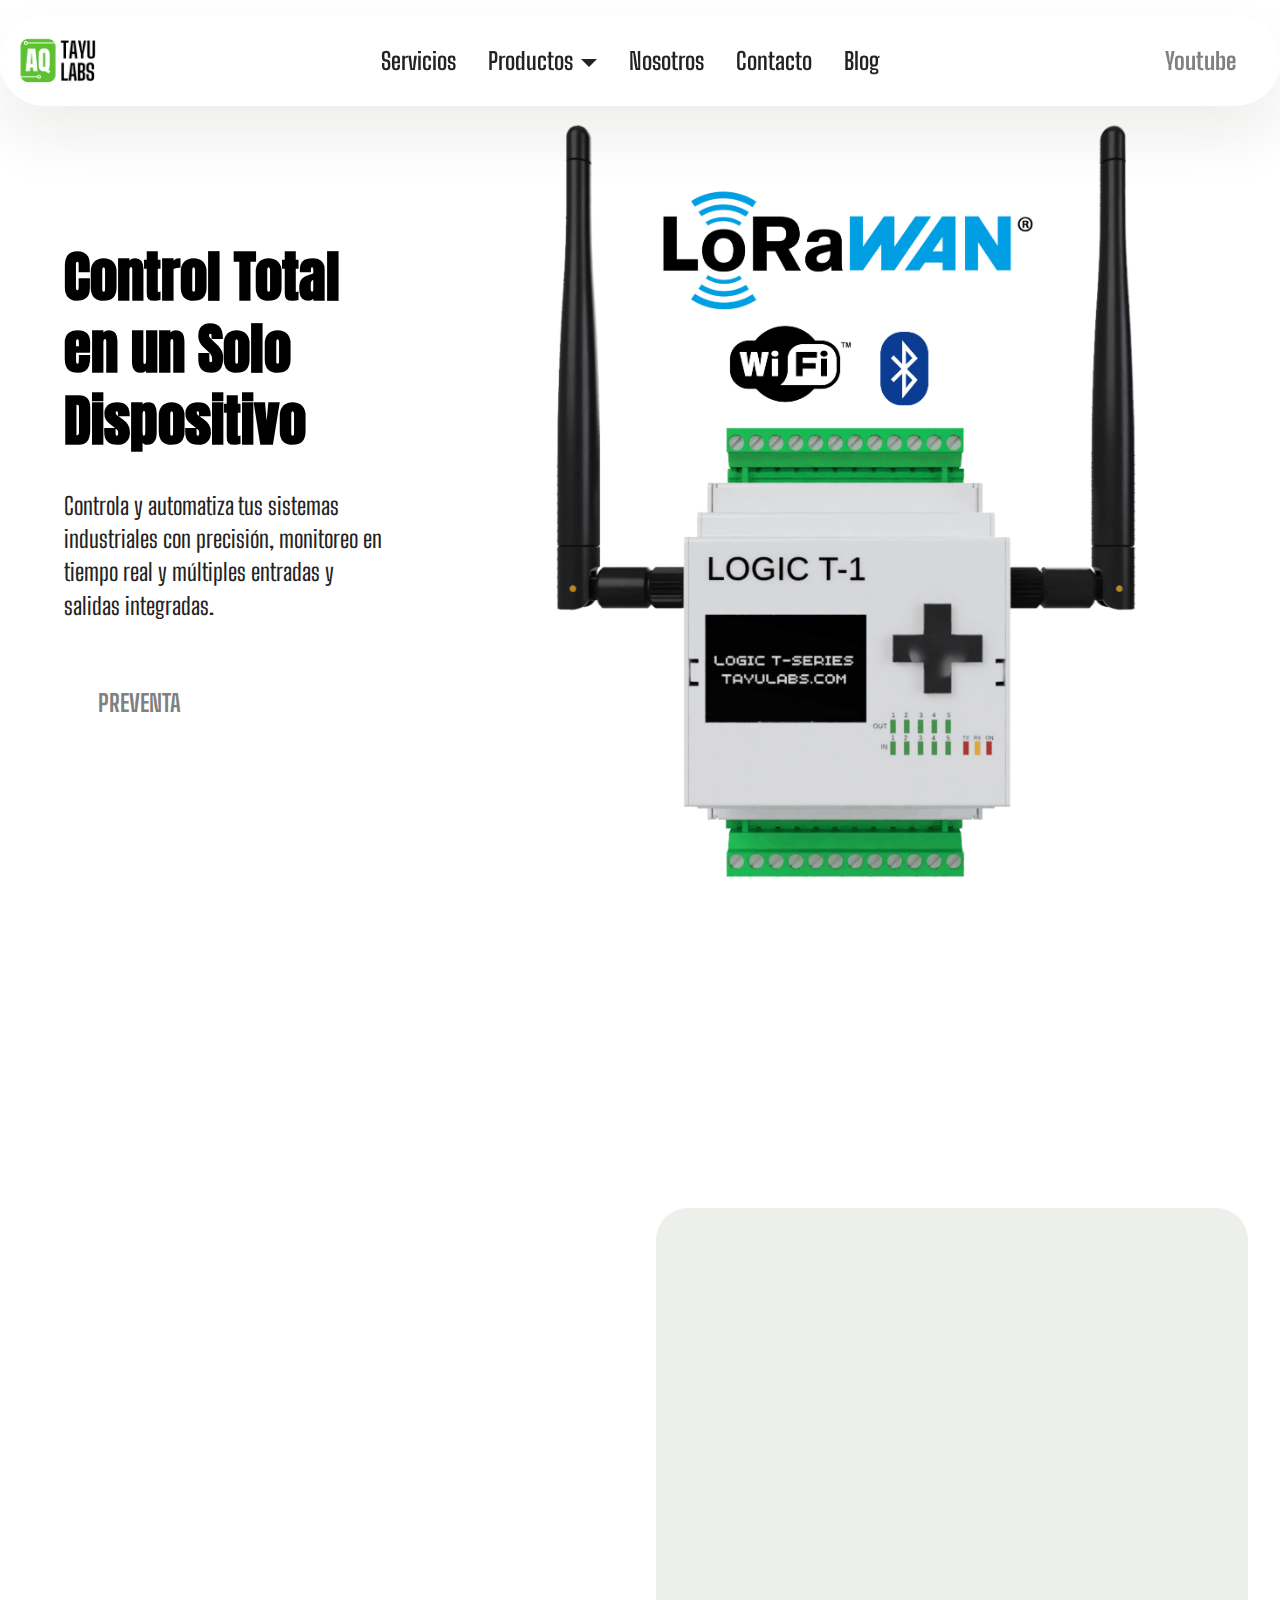
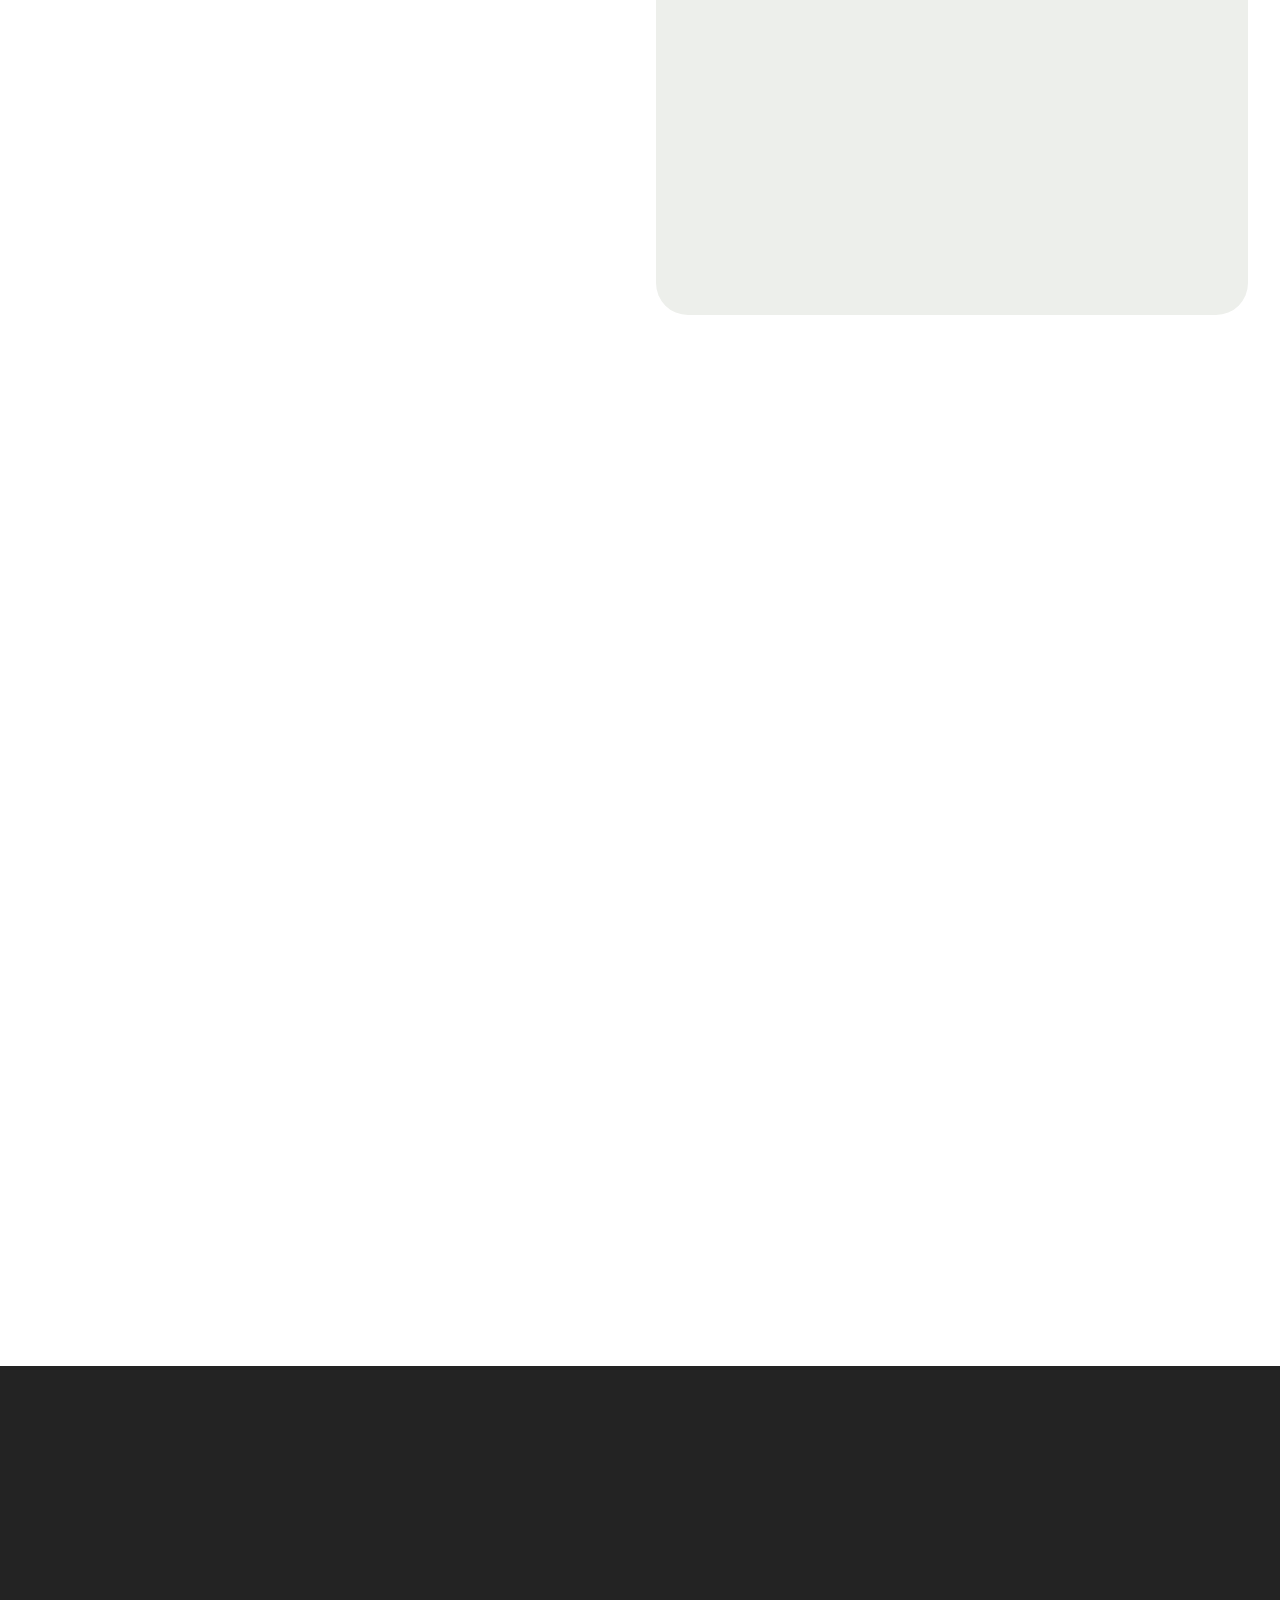
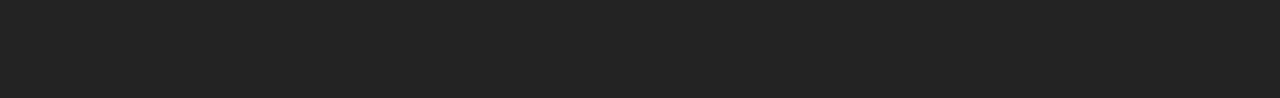
<file: plc-logic-t1.html>
<!DOCTYPE html>
<html  >
<head>
  <!-- Site made with Mobirise Website Builder v6.1.9, https://mobirise.com -->
  <meta charset="UTF-8">
  <meta http-equiv="X-UA-Compatible" content="IE=edge">
  <meta name="generator" content="Mobirise v6.1.9, mobirise.com">
  <meta name="viewport" content="width=device-width, initial-scale=1, minimum-scale=1">
  <link rel="shortcut icon" href="assets/images/tayu20labs-206x206.png" type="image/x-icon">
  <meta name="description" content="Combina WiFi, Bluetooth, LoRaWAN y RS485 para ofrecer conectividad total en entornos industriales e IoT.
Con entradas optoaisladas, salidas a relé de 10A y entradas analógicas 4–20mA, este PLC es perfecto para controlar procesos, monitorear sensores y comunicar datos a la nube.">
  
  
  <title>PLC LOGIC T-1</title>
  <link rel="stylesheet" href="assets/web/assets/mobirise-icons2/mobirise2.css">
  <link rel="stylesheet" href="assets/bootstrap/css/bootstrap.min.css">
  <link rel="stylesheet" href="assets/animatecss/animate.css">
  <link rel="stylesheet" href="assets/dropdown/css/style.css">
  <link rel="stylesheet" href="assets/socicon/css/styles.css">
  <link rel="stylesheet" href="assets/theme/css/style.css">
  <link rel="preload" href="https://fonts.googleapis.com/css?family=Anton:400&display=swap" as="style" onload="this.onload=null;this.rel='stylesheet'">
  <noscript><link rel="stylesheet" href="https://fonts.googleapis.com/css?family=Anton:400&display=swap"></noscript>
  <link rel="preload" href="https://fonts.googleapis.com/css?family=Big+Shoulders:100,200,300,400,500,600,700,800,900&display=swap" as="style" onload="this.onload=null;this.rel='stylesheet'">
  <noscript><link rel="stylesheet" href="https://fonts.googleapis.com/css?family=Big+Shoulders:100,200,300,400,500,600,700,800,900&display=swap"></noscript>
  <link rel="preload" as="style" href="assets/mobirise/css/mbr-additional.css?v=UuXEws"><link rel="stylesheet" href="assets/mobirise/css/mbr-additional.css?v=UuXEws" type="text/css">

  
  
  

<!-- Agrega este estilo para el menú desplegable -->


<!-- Agrega este estilo para el menú desplegable -->
<style>
.dropdown-menu {
    background-color: #f8f9fa !important;
    border: 1px solid #dee2e6 !important;
}

.dropdown-item:hover {
    background-color: #82ca55 !important;
    color: #000 !important;
}
</style> 

</head>
<body>
  
  <section data-bs-version="5.1" class="menu menu2 cid-uUvM84lxjn" once="menu" id="menu02-17">
	

	<nav class="navbar navbar-dropdown navbar-fixed-top navbar-expand-lg">
		<div class="container">
			<div class="navbar-brand">
				<span class="navbar-logo">
					<a href="index.html#hero-17-uUvM84l9o0">
						<img src="assets/images/tayu20labs-206x206.png" alt="" style="height: 4.3rem;">
					</a>
				</span>
				
			</div>
			<button class="navbar-toggler" type="button" data-toggle="collapse" data-bs-toggle="collapse" data-target="#navbarSupportedContent" data-bs-target="#navbarSupportedContent" aria-controls="navbarNavAltMarkup" aria-expanded="false" aria-label="Toggle navigation">
				<div class="hamburger">
					<span></span>
					<span></span>
					<span></span>
					<span></span>
				</div>
			</button>
			<div class="collapse navbar-collapse" id="navbarSupportedContent">
				<ul class="navbar-nav nav-dropdown" data-app-modern-menu="true"><li class="nav-item">
						<a class="nav-link link text-black display-7" href="desarrollo-hardware-software.html">Servicios</a>
					</li>
					<li class="nav-item dropdown"><a class="nav-link link dropdown-toggle text-black display-7" href="monitoreo-inteligente-gps.html" data-toggle="dropdown-submenu" data-bs-toggle="dropdown" data-bs-auto-close="outside" aria-expanded="false">Productos</a><div class="dropdown-menu" aria-labelledby="dropdown-778"><a class="dropdown-item text-black display-7" href="plc-logic-t1.html">PLC T-1 LORAWAN</a><a class="dropdown-item text-black display-7" href="gateway-lorawan.html">GATEWAY LORAWAN</a><a class="text-black show dropdown-item text-primary display-7" href="sentinel85-lorawan.html">Nodo RS485 a LoraWan</a><a class="show dropdown-item text-black display-7" href="alimentador-automatico.html">ALIMENTADOR AUTOMÁTICO&nbsp;</a><a class="dropdown-item text-black display-7" href="monitoreo-inteligente-gps.html">MONITOREO GPS PARA GANADO</a></div></li><li class="nav-item">
						<a class="nav-link link text-black display-7" href="nosotros.html" aria-expanded="false">Nosotros</a>
					</li>
					<li class="nav-item">
						<a class="nav-link link text-black display-7" href="nosotros.html#form02-1g">Contacto</a>
					</li><li class="nav-item"><a class="nav-link link text-black display-7" href="blog-corp.html">Blog</a></li></ul>
				
				<div class="navbar-buttons mbr-section-btn"><a class="btn btn-primary display-7" href="https://www.youtube.com/@elingetayu">Youtube</a></div>
			</div>
		</div>
	</nav>
</section>

<section data-bs-version="5.1" class="header1 cid-uYDDbSzwjl" id="header01-1a">
	

	
	

	<div class="container-fluid">
		<div class="row justify-content-center">
			<div class="col-12 col-md-12 col-lg-8 image-wrapper">
				<img class="w-100" src="assets/images/disec3b1o20sin20tc3adtulo202-1831x1831.png" alt="Mobirise Website Builder">
			</div>
			<div class="col-12 col-lg col-md-12">
				<div class="text-wrapper align-left">
					<h1 class="mbr-section-title mbr-fonts-style mb-4 display-2"><strong>Control Total en un Solo Dispositivo</strong></h1>
					<p class="mbr-text mbr-fonts-style mb-4 display-7">
						Controla y automatiza tus sistemas industriales con precisión, monitoreo en tiempo real y múltiples entradas y salidas integradas.
					</p>
					<div class="mbr-section-btn mt-3"><a class="btn btn-primary display-7" href="https://wa.me/593995546906">PREVENTA</a></div>
				</div>
			</div>
		</div>
	</div>
</section>

<section data-bs-version="5.1" class="features031 cid-uYDLDUxDrY" id="features031-1c">
    
    
    
    <div class="container">
        <div class="row justify-content-center">
            <div class="col-md-12 content-head mb-5">
                <h1 class="mbr-section-title mbr-fonts-style mb-0 display-2"><strong>Especificaciones Técnicas</strong></h1>
                
            </div>
        </div>
        <div class="row justify-content-center  blockContent">
            <div class="col-12 col-lg">
                <div class="item-wrapper align-left">
                    <div class="counter-container mbr-text mbr-fonts-style display-7">
                        <ul>
                            <li><strong>Alimentación: 24 V DC</strong></li>
                            <li><strong>Microcontrolador: ESP32-S3 con WiFi y Bluetooth integrados</strong></li>
                            <li><strong>5 Entradas digitales optoaisladas (24 VDC)</strong></li><li><strong>2 Entradas analógicas (4–20 mA)</strong></li><li><strong>5 Salidas a relé (10 A)</strong></li><li><strong>Comunicación LoRaWAN y RS-485 (Modbus RTU)</strong></li><li><strong>Programación por USB-C</strong></li><li><strong>Pantalla OLED 1.3"</strong></li><li><strong>Compatible con OpenPLC, MicroPython, Arduino, y C++</strong></li>
                        </ul>
                    </div>
                </div>
            </div>
            <div class="col-12 col-lg-6">
                <div class="image-wrapper">
                    <img class="w-100" src="assets/images/pinout20plc-1256x1256.png" alt="Mobirise Website Builder">
                </div>
            </div>

        </div>
    </div>
</section>

<section data-bs-version="5.1" class="image02 cid-uYDL6YfCuI" id="image02-1b">
  
  
  
  <div class="container">
    <div class="row">
      <div class="col-12 col-lg-10">
        <div class="row">
          <div class="col-12 col-lg-5">
            <div class="img-item">
              <img class="w-100 mb-4" src="assets/images/plc-sheet-metal-2025-oct-04-07-17-46am-000-customizedview22767091540-852x639.png" alt="Mobirise Website Builder">
              <h5 class="mbr-fonts-style mb-3 display-7"><strong>Estructura Robusta en Acero Inoxidable</strong></h5>
              <p class="mbr-text mbr-fonts-style mb-sm-5 display-7">
                Su chasis de acero inoxidable proporciona durabilidad y resistencia en entornos industriales exigentes, asegurando protección contra impactos, corrosión y uso prolongado.
              </p>
            </div>
          </div>
          <div class="col-12 col-lg">
            <div class="img-item">
              <img class="w-100 mb-4" src="assets/images/85b993b2-2fdf-4e23-be51-44905967139a-1219x914.png" alt="Mobirise Website Builder">
              <h5 class="mbr-fonts-style mb-3 display-7"><strong>Programación Fácil mediante Puerto USB-C</strong></h5>
              <p class="mbr-text mbr-fonts-style mb-0 display-7">
                Permite conectar y programar el PLC de manera rápida y segura mediante USB-C, facilitando la actualización de firmware y la personalización de tus automatizaciones.
              </p>
            </div>
          </div>
        </div>
      </div>
    </div>
  </div>
</section>

<section data-bs-version="5.1" class="footer3 cid-uUvM84rd9B" once="footers" id="footer03-18">

        

    

    <div class="container">
        <div class="row">
            

            <div class="col-12 mt-4">
                <div class="social-row">
                    <div class="soc-item">
                        <a href="https://wa.me/593995546906">
                            <span class="mbr-iconfont display-7 socicon-mail socicon"></span>
                        </a>
                    </div>
                    <div class="soc-item">
                        <a href="https://www.youtube.com/@elingetayu" target="_blank">
                            <span class="mbr-iconfont socicon-youtube socicon"></span>
                        </a>
                    </div>
                    <div class="soc-item">
                        <a href="https://www.instagram.com/tayulabs" target="_blank">
                            <span class="mbr-iconfont socicon-instagram socicon"></span>
                        </a>
                    </div>
                    <div class="soc-item">
                        <a href="https://www.linkedin.com/company/tayulabs/?viewAsMember=true" target="_blank">
                            <span class="mbr-iconfont socicon-linkedin socicon"></span>
                        </a>
                    </div>
                    
                </div>
            </div>
            <div class="col-12 mt-5">
                <p class="mbr-fonts-style copyright display-7"><strong>proyectos@tayulabs.com<br></strong><br>© 2025 Tayulabs. Todos los derechos reservados.</p>
            </div>
        </div>
    </div>
</section><script src="assets/bootstrap/js/bootstrap.bundle.min.js"></script>  <script src="assets/smoothscroll/smooth-scroll.js"></script>  <script src="assets/ytplayer/index.js"></script>  <script src="assets/dropdown/js/navbar-dropdown.js"></script>  <script src="assets/theme/js/script.js"></script>  
  
  
  <input name="animation" type="hidden">
  </body>
</html>
</file>
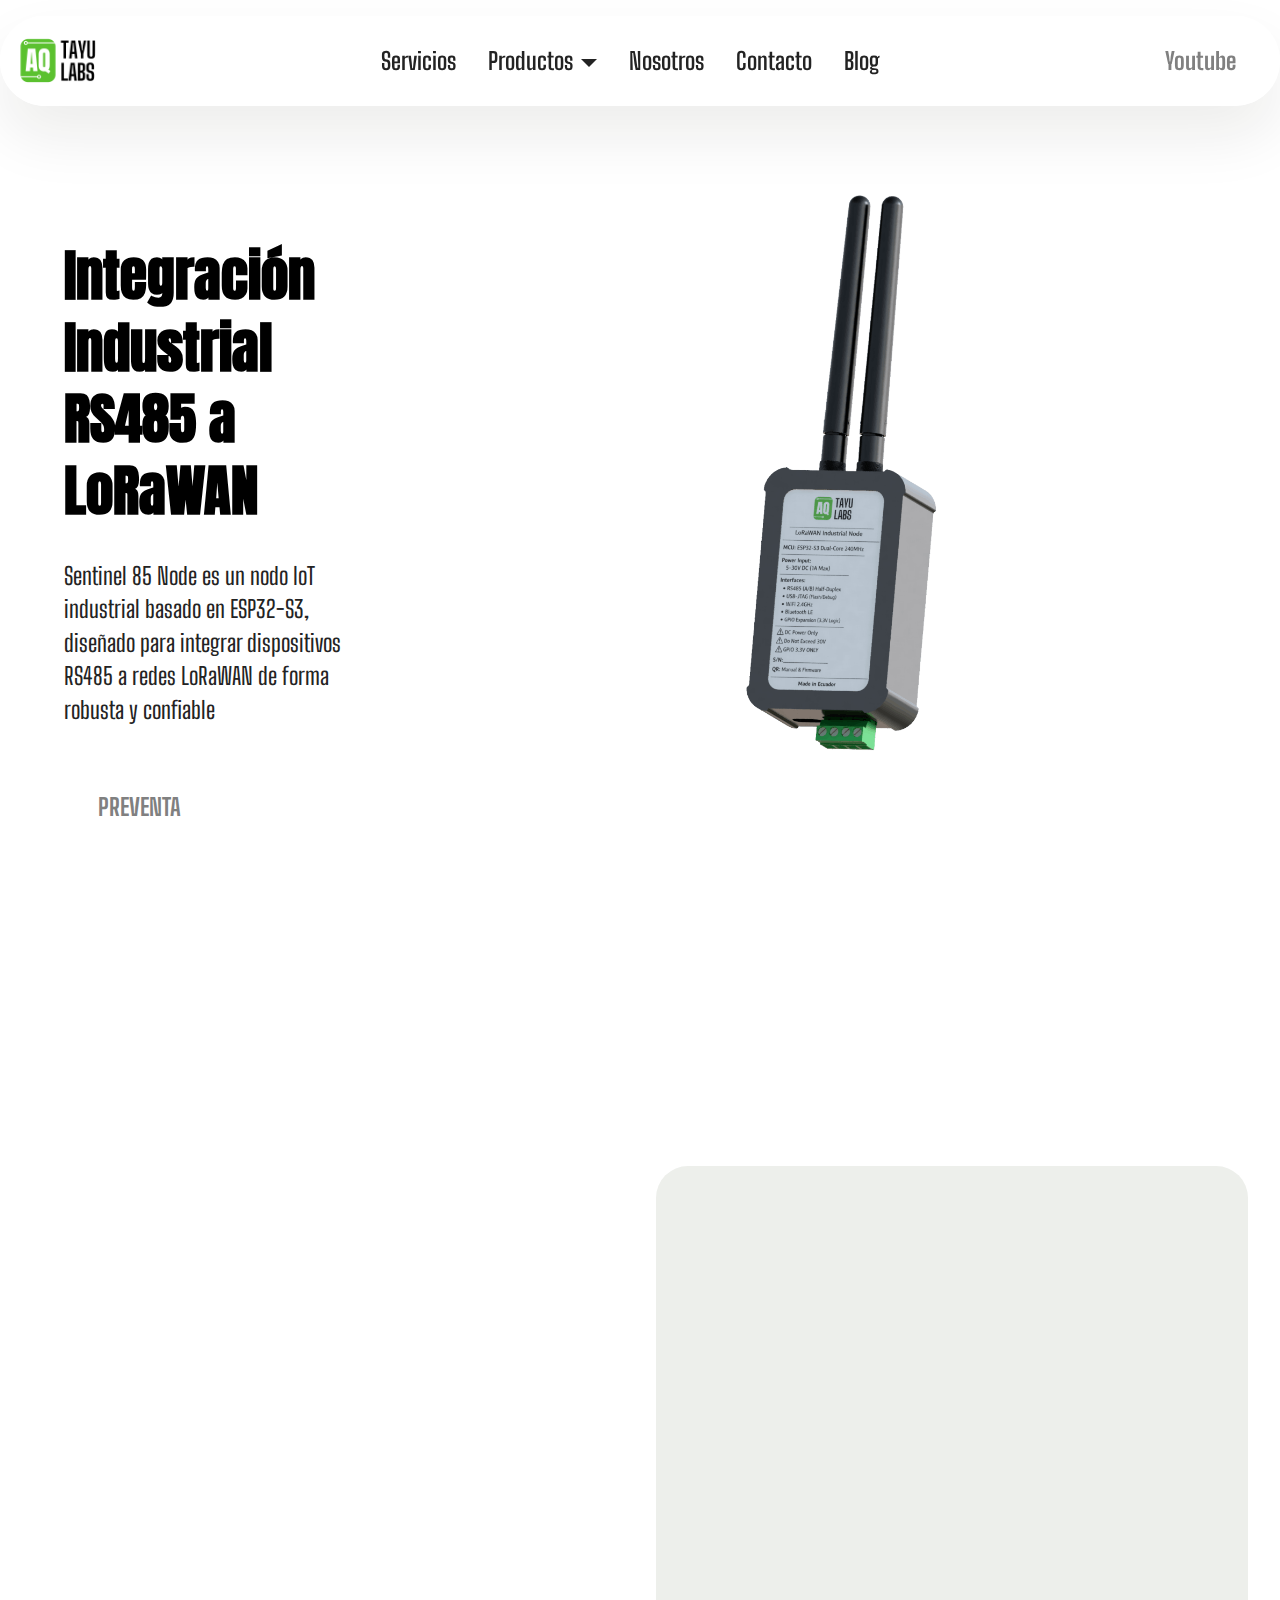
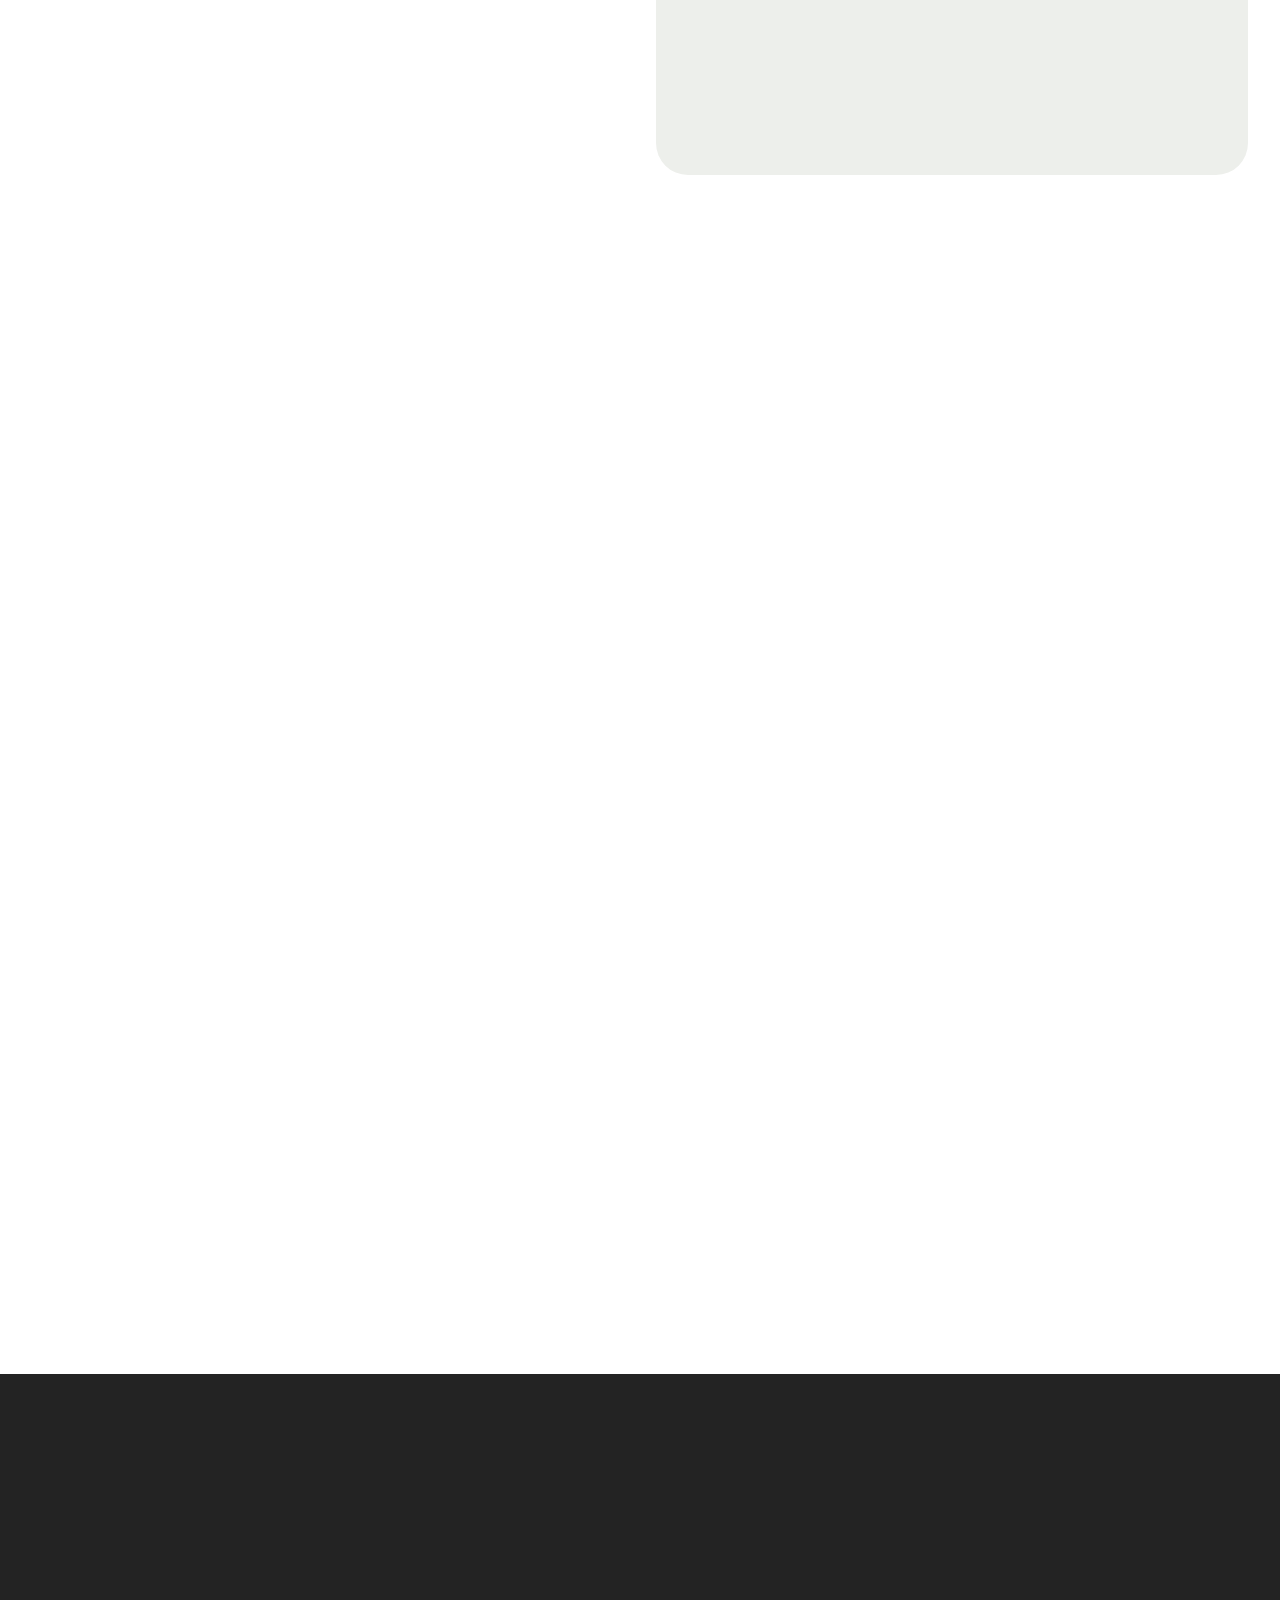
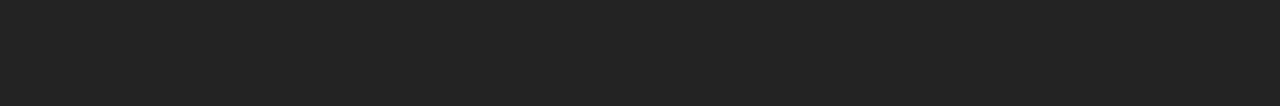
<file: sentinel85-lorawan.html>
<!DOCTYPE html>
<html  >
<head>
  <!-- Site made with Mobirise Website Builder v6.1.9, https://mobirise.com -->
  <meta charset="UTF-8">
  <meta http-equiv="X-UA-Compatible" content="IE=edge">
  <meta name="generator" content="Mobirise v6.1.9, mobirise.com">
  <meta name="viewport" content="width=device-width, initial-scale=1, minimum-scale=1">
  <link rel="shortcut icon" href="assets/images/tayu20labs-206x206.png" type="image/x-icon">
  <meta name="description" content="Nodo IoT industrial con ESP32-S3 y comunicación RS485 diseñado para integrar dispositivos Modbus a redes LoRaWAN. Soporta alimentación de 5–30VDC, conectividad WiFi y Bluetooth, ideal para monitoreo y control remoto en aplicaciones industriales, energéticas y agrícolas.">
  
  
  <title>LoRaWAN Industrial RS485 Node</title>
  <link rel="stylesheet" href="assets/web/assets/mobirise-icons2/mobirise2.css">
  <link rel="stylesheet" href="assets/bootstrap/css/bootstrap.min.css">
  <link rel="stylesheet" href="assets/animatecss/animate.css">
  <link rel="stylesheet" href="assets/dropdown/css/style.css">
  <link rel="stylesheet" href="assets/socicon/css/styles.css">
  <link rel="stylesheet" href="assets/theme/css/style.css">
  <link rel="preload" href="https://fonts.googleapis.com/css?family=Anton:400&display=swap" as="style" onload="this.onload=null;this.rel='stylesheet'">
  <noscript><link rel="stylesheet" href="https://fonts.googleapis.com/css?family=Anton:400&display=swap"></noscript>
  <link rel="preload" href="https://fonts.googleapis.com/css?family=Big+Shoulders:100,200,300,400,500,600,700,800,900&display=swap" as="style" onload="this.onload=null;this.rel='stylesheet'">
  <noscript><link rel="stylesheet" href="https://fonts.googleapis.com/css?family=Big+Shoulders:100,200,300,400,500,600,700,800,900&display=swap"></noscript>
  <link rel="preload" as="style" href="assets/mobirise/css/mbr-additional.css?v=ec7v55"><link rel="stylesheet" href="assets/mobirise/css/mbr-additional.css?v=ec7v55" type="text/css">

  
  
  

<!-- Agrega este estilo para el menú desplegable -->


<!-- Agrega este estilo para el menú desplegable -->
<style>
.dropdown-menu {
    background-color: #f8f9fa !important;
    border: 1px solid #dee2e6 !important;
}

.dropdown-item:hover {
    background-color: #82ca55 !important;
    color: #000 !important;
}
</style> 

</head>
<body>
  
  <section data-bs-version="5.1" class="menu menu2 cid-vbIkrEpJrm" once="menu" id="menu02-2t">
	

	<nav class="navbar navbar-dropdown navbar-fixed-top navbar-expand-lg">
		<div class="container">
			<div class="navbar-brand">
				<span class="navbar-logo">
					<a href="index.html#hero-17-uUvM84l9o0">
						<img src="assets/images/tayu20labs-206x206.png" alt="" style="height: 4.3rem;">
					</a>
				</span>
				
			</div>
			<button class="navbar-toggler" type="button" data-toggle="collapse" data-bs-toggle="collapse" data-target="#navbarSupportedContent" data-bs-target="#navbarSupportedContent" aria-controls="navbarNavAltMarkup" aria-expanded="false" aria-label="Toggle navigation">
				<div class="hamburger">
					<span></span>
					<span></span>
					<span></span>
					<span></span>
				</div>
			</button>
			<div class="collapse navbar-collapse" id="navbarSupportedContent">
				<ul class="navbar-nav nav-dropdown" data-app-modern-menu="true"><li class="nav-item">
						<a class="nav-link link text-black display-7" href="desarrollo-hardware-software.html">Servicios</a>
					</li>
					<li class="nav-item dropdown"><a class="nav-link link dropdown-toggle text-black display-7" href="monitoreo-inteligente-gps.html" data-toggle="dropdown-submenu" data-bs-toggle="dropdown" data-bs-auto-close="outside" aria-expanded="false">Productos</a><div class="dropdown-menu" aria-labelledby="dropdown-778"><a class="dropdown-item text-black display-7" href="plc-logic-t1.html">PLC T-1 LORAWAN</a><a class="dropdown-item text-black display-7" href="gateway-lorawan.html">GATEWAY LORAWAN</a><a class="text-black show dropdown-item text-primary display-7" href="sentinel85-lorawan.html">Nodo RS485 a LoraWan</a><a class="show dropdown-item text-black display-7" href="alimentador-automatico.html">ALIMENTADOR AUTOMÁTICO&nbsp;</a><a class="dropdown-item text-black display-7" href="monitoreo-inteligente-gps.html">MONITOREO GPS PARA GANADO</a></div></li><li class="nav-item">
						<a class="nav-link link text-black display-7" href="nosotros.html" aria-expanded="false">Nosotros</a>
					</li>
					<li class="nav-item">
						<a class="nav-link link text-black display-7" href="nosotros.html#form02-1g">Contacto</a>
					</li><li class="nav-item"><a class="nav-link link text-black display-7" href="blog-corp.html">Blog</a></li></ul>
				
				<div class="navbar-buttons mbr-section-btn"><a class="btn btn-primary display-7" href="https://www.youtube.com/@elingetayu">Youtube</a></div>
			</div>
		</div>
	</nav>
</section>

<section data-bs-version="5.1" class="header1 cid-vbIkrETt8R" id="header01-2u">
	

	
	

	<div class="container-fluid">
		<div class="row justify-content-center">
			<div class="col-12 col-md-12 col-lg-8 image-wrapper">
				<img class="w-100" src="assets/images/d49e03a5-9e15-4aef-9379-5ccc09e46303-1489x1117.png" alt="Mobirise Website Builder">
			</div>
			<div class="col-12 col-lg col-md-12">
				<div class="text-wrapper align-left">
					<h1 class="mbr-section-title mbr-fonts-style mb-4 display-2"><strong><br></strong><br><strong>Integración Industrial RS485 a LoRaWAN</strong></h1>
					<p class="mbr-text mbr-fonts-style mb-4 display-7">Sentinel 85 Node es un nodo IoT industrial basado en ESP32-S3, diseñado para integrar dispositivos RS485 a redes LoRaWAN de forma robusta y confiable
					</p>
					<div class="mbr-section-btn mt-3"><a class="btn btn-primary display-7" href="https://wa.me/593995546906">PREVENTA</a></div>
				</div>
			</div>
		</div>
	</div>
</section>

<section data-bs-version="5.1" class="features031 cid-vbIkrFf1Ol" id="features031-2v">
    
    
    
    <div class="container">
        <div class="row justify-content-center">
            <div class="col-md-12 content-head mb-5">
                <h1 class="mbr-section-title mbr-fonts-style mb-0 display-2"><strong>Especificaciones Técnicas&nbsp;</strong></h1>
                
            </div>
        </div>
        <div class="row justify-content-center  blockContent">
            <div class="col-12 col-lg">
                <div class="item-wrapper align-left">
                    <div class="counter-container mbr-text mbr-fonts-style display-7">
                        <ul>
                            <li><strong>Alimentación: 5–30V DC</strong></li>
                            <li><strong>Microcontrolador: ESP32-S3 con WiFi y Bluetooth integrados</strong></li>
                            <li><strong>Frecuencia: hasta 240MHz</strong></li><li><strong>USB nativo con soporte JTAG</strong></li><li><strong>LoRaWAN (Clase A compatible)</strong></li><li><strong>RS485 Half-Duplex (A/B diferencial)</strong></li><li><strong>Header de expansión GPIO</strong></li><li><strong>Soporte para I2C / SPI / UART</strong></li>
                        </ul>
                    </div>
                </div>
            </div>
            <div class="col-12 col-lg-6">
                <div class="image-wrapper">
                    <img class="w-100" src="assets/images/rs485-lorawan-2026-feb-19-09-36-57pm-000-customizedview27106245691-1101x826.png" alt="Mobirise Website Builder">
                </div>
            </div>

        </div>
    </div>
</section>

<section data-bs-version="5.1" class="header16 cid-vbIkrFDRKl" id="header16-2w">
  

  
  

  <div class="text-center container">
    <div class="row justify-content-center mb-4">
      <div class="col-12 col-lg-8">
        <div class="image-wrap">
          <img src="assets/images/rs485-lorawan-2026-feb-19-09-42-12pm-000-customizedview16269131901-1489x1117.png" alt="Mobirise Website Builder">
        </div>
      </div>
    </div>
    <div class="row justify-content-center">
      <div class="col-md-12 content-head">
        <h1 class="mbr-section-title mbr-fonts-style mt-4 display-7"><strong>Integración Perfecta con Plataformas IoT y Redes LoRaWAN</strong></h1>
        <p class="mbr-text mbr-fonts-style mt-4 display-7">
          Compatible con los principales servidores LoRaWAN y plataformas IoT, Sentinel 85 Node permite enviar y visualizar datos en tiempo real desde cualquier lugar. Su arquitectura híbrida LoRaWAN + WiFi facilita la integración con sistemas en la nube, dashboards personalizados y soluciones de automatización remota.
        </p>
        
      </div>
    </div>
  </div>
</section>

<section data-bs-version="5.1" class="footer3 cid-vbIkrG6Llw" once="footers" id="footer03-2x">

        

    

    <div class="container">
        <div class="row">
            

            <div class="col-12 mt-4">
                <div class="social-row">
                    <div class="soc-item">
                        <a href="https://wa.me/593995546906">
                            <span class="mbr-iconfont display-7 socicon-mail socicon"></span>
                        </a>
                    </div>
                    <div class="soc-item">
                        <a href="https://www.youtube.com/@elingetayu" target="_blank">
                            <span class="mbr-iconfont socicon-youtube socicon"></span>
                        </a>
                    </div>
                    <div class="soc-item">
                        <a href="https://www.instagram.com/tayulabs" target="_blank">
                            <span class="mbr-iconfont socicon-instagram socicon"></span>
                        </a>
                    </div>
                    <div class="soc-item">
                        <a href="https://www.linkedin.com/company/tayulabs/?viewAsMember=true" target="_blank">
                            <span class="mbr-iconfont socicon-linkedin socicon"></span>
                        </a>
                    </div>
                    
                </div>
            </div>
            <div class="col-12 mt-5">
                <p class="mbr-fonts-style copyright display-7"><strong>proyectos@tayulabs.com<br></strong><br>© 2025 Tayulabs. Todos los derechos reservados.</p>
            </div>
        </div>
    </div>
</section><script src="assets/bootstrap/js/bootstrap.bundle.min.js"></script>  <script src="assets/smoothscroll/smooth-scroll.js"></script>  <script src="assets/ytplayer/index.js"></script>  <script src="assets/dropdown/js/navbar-dropdown.js"></script>  <script src="assets/theme/js/script.js"></script>  
  
  
  <input name="animation" type="hidden">
  </body>
</html>
</file>
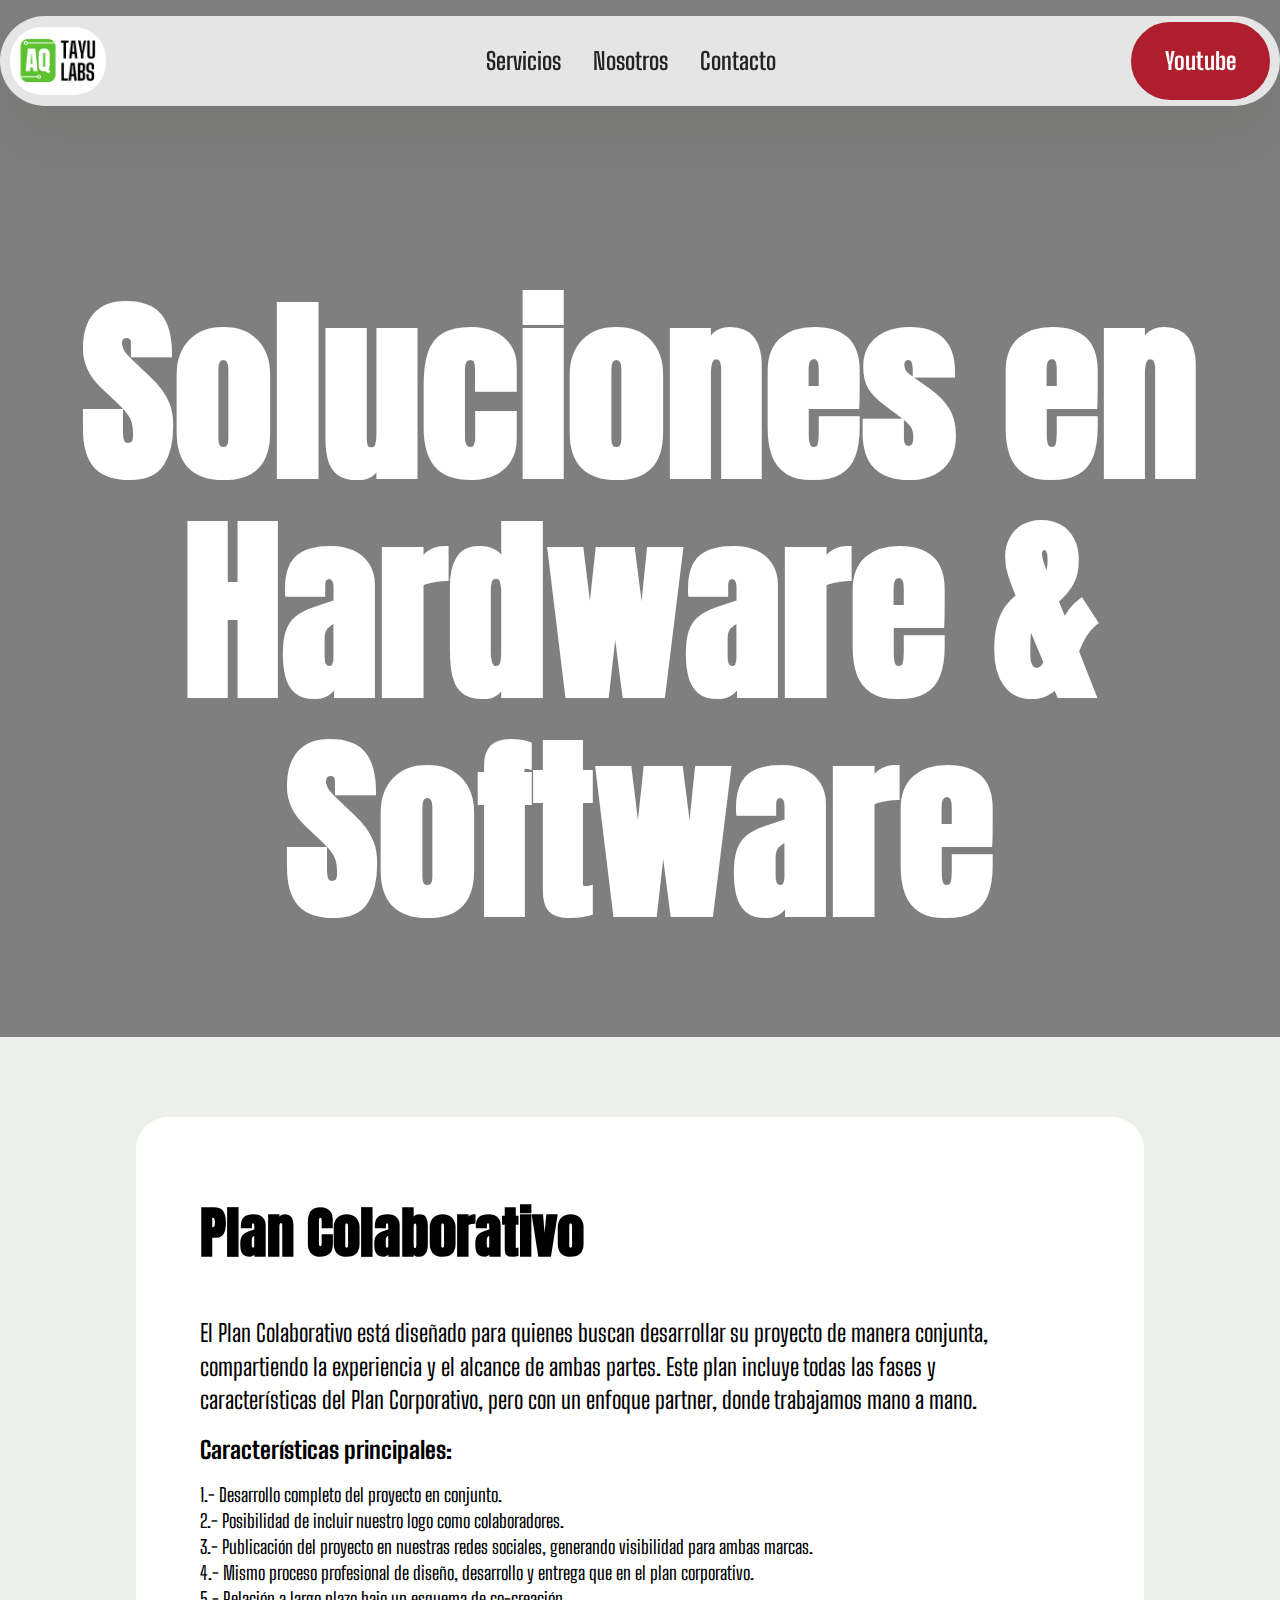
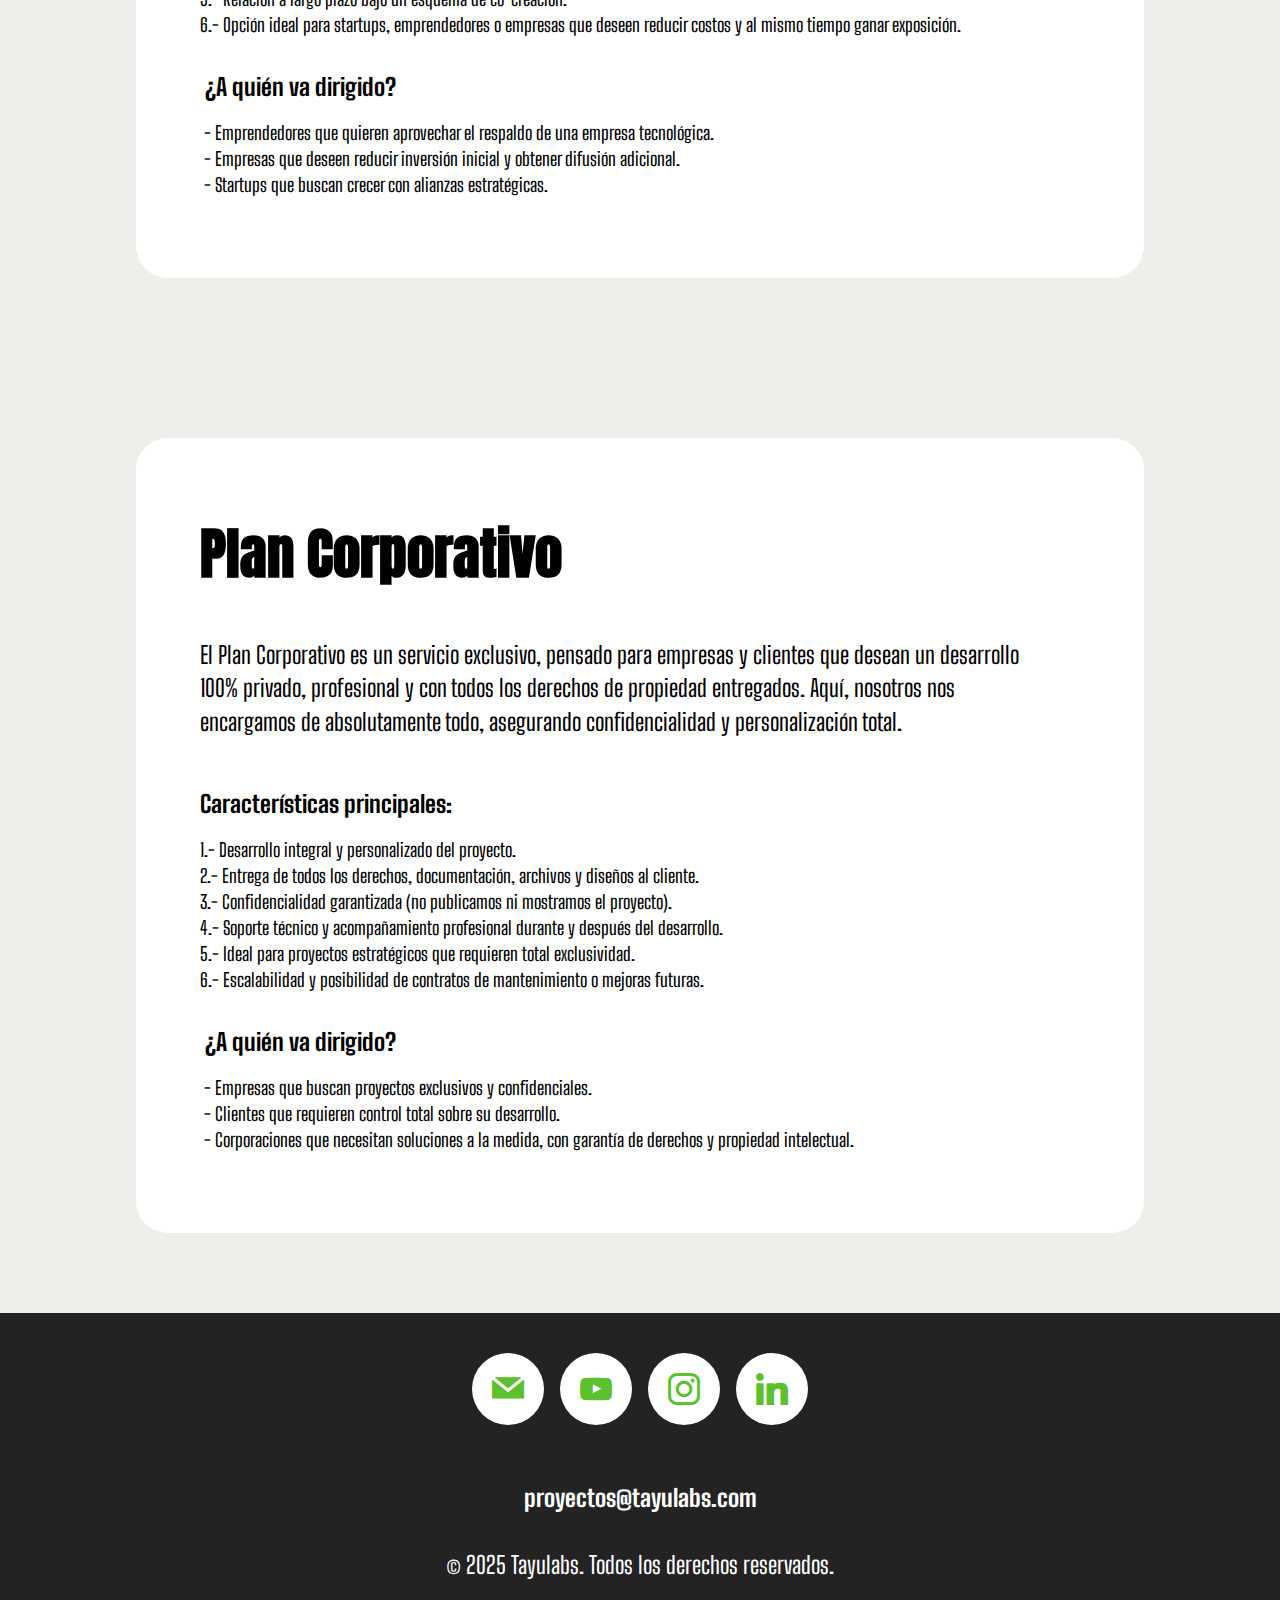
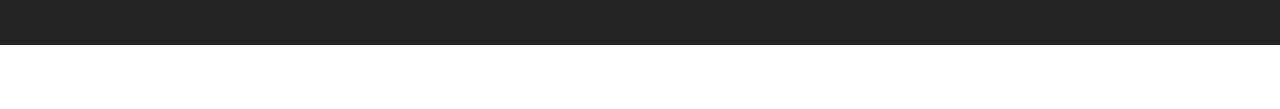
<file: tayulabsplanes.html>
<!DOCTYPE html>
<html  >
<head>
  <!-- Site made with Mobirise Website Builder v6.0.6, https://mobirise.com -->
  <meta charset="UTF-8">
  <meta http-equiv="X-UA-Compatible" content="IE=edge">
  <meta name="generator" content="Mobirise v6.0.6, mobirise.com">
  <meta name="viewport" content="width=device-width, initial-scale=1, minimum-scale=1">
  <link rel="shortcut icon" href="assets/images/tayu20labs-206x206.png" type="image/x-icon">
  <meta name="description" content="">
  
  
  <title>Soluciones en Hardware & Software</title>
  <link rel="stylesheet" href="assets/web/assets/mobirise-icons2/mobirise2.css">
  <link rel="stylesheet" href="assets/bootstrap/css/bootstrap.min.css">
  <link rel="stylesheet" href="assets/bootstrap/css/bootstrap-grid.min.css">
  <link rel="stylesheet" href="assets/bootstrap/css/bootstrap-reboot.min.css">
  <link rel="stylesheet" href="assets/dropdown/css/style.css">
  <link rel="stylesheet" href="assets/socicon/css/styles.css">
  <link rel="stylesheet" href="assets/theme/css/style.css">
  <link rel="preload" href="https://fonts.googleapis.com/css?family=Anton:400&display=swap" as="style" onload="this.onload=null;this.rel='stylesheet'">
  <noscript><link rel="stylesheet" href="https://fonts.googleapis.com/css?family=Anton:400&display=swap"></noscript>
  <link rel="preload" href="https://fonts.googleapis.com/css?family=Big+Shoulders:100,200,300,400,500,600,700,800,900&display=swap" as="style" onload="this.onload=null;this.rel='stylesheet'">
  <noscript><link rel="stylesheet" href="https://fonts.googleapis.com/css?family=Big+Shoulders:100,200,300,400,500,600,700,800,900&display=swap"></noscript>
  <link rel="preload" as="style" href="assets/mobirise/css/mbr-additional.css?v=y2kY7U"><link rel="stylesheet" href="assets/mobirise/css/mbr-additional.css?v=y2kY7U" type="text/css">

  
  
  
</head>
<body>
  
  <section data-bs-version="5.1" class="menu menu2 cid-uUvM84lxjn" once="menu" id="menu02-5">
	

	<nav class="navbar navbar-dropdown navbar-fixed-top navbar-expand-lg">
		<div class="container">
			<div class="navbar-brand">
				<span class="navbar-logo">
					<a href="index.html#footer-3-uUvM84rd9B">
						<img src="assets/images/tayu20labs-206x206.png" alt="" style="height: 4.3rem;">
					</a>
				</span>
				
			</div>
			<button class="navbar-toggler" type="button" data-toggle="collapse" data-bs-toggle="collapse" data-target="#navbarSupportedContent" data-bs-target="#navbarSupportedContent" aria-controls="navbarNavAltMarkup" aria-expanded="false" aria-label="Toggle navigation">
				<div class="hamburger">
					<span></span>
					<span></span>
					<span></span>
					<span></span>
				</div>
			</button>
			<div class="collapse navbar-collapse" id="navbarSupportedContent">
				<ul class="navbar-nav nav-dropdown" data-app-modern-menu="true"><li class="nav-item">
						<a class="nav-link link text-black text-primary display-7" href="index.html#pricing04-0">Servicios</a>
					</li>
					<li class="nav-item">
						<a class="nav-link link text-black text-primary display-7" href="index.html#about-us-12-uUvM84oNoO" aria-expanded="false">Nosotros</a>
					</li>
					<li class="nav-item">
						<a class="nav-link link text-black text-primary display-7" href="index.html#contact-form-3-uUvM84qTGd">Contacto</a>
					</li></ul>
				
				<div class="navbar-buttons mbr-section-btn"><a class="btn btn-danger display-7" href="https://www.youtube.com/@elingetayu">Youtube</a></div>
			</div>
		</div>
	</nav>
</section>

<section data-bs-version="5.1" class="header16 cid-uUCVxpFFd2 mbr-fullscreen" data-bg-video="https://studio.youtube.com/video/ReN8yFYbybM/edit" id="header17-g">
  
  <div class="mbr-overlay" style="opacity: 0.5; background-color: rgb(0, 0, 0);"></div>
  <div class="container-fluid">
    <div class="row">
      <div class="content-wrap col-12 col-md-12">
        <h1 class="mbr-section-title mbr-fonts-style mbr-white mb-4 display-1">
          <strong><br>Soluciones en Hardware &amp; Software</strong></h1>
        
        
        
      </div>
    </div>
  </div>
</section>

<section data-bs-version="5.1" class="article07 cid-uUCy7heNfW" id="article07-9">
  

  
  
  <div class="container">
    <div class="row justify-content-center">
      <div class="card col-md-12 col-lg-10">
        <div class="card-wrapper">
          <h3 class="card-title mbr-fonts-style mbr-white mt-3 mb-4 display-2">
            <strong>Plan Colaborativo</strong></h3>
          <div class="row card-box align-left">
            <div class="item features-without-image col-12">
              <div class="item-wrapper">
                <h4 class="mbr-section-subtitle mbr-fonts-style mb-3 display-5"></h4>
                <p class="mbr-text mbr-fonts-style display-7">El Plan Colaborativo está diseñado para quienes buscan desarrollar su proyecto de manera conjunta, compartiendo la experiencia y el alcance de ambas partes. Este plan incluye todas las fases y características del Plan Corporativo, pero con un enfoque partner, donde trabajamos mano a mano.<br>
                </p>
              </div>
            </div>
            <div class="item features-without-image col-12">
              <div class="item-wrapper">
                <h4 class="mbr-section-subtitle mbr-fonts-style mb-3 display-7"><strong>Características principales:</strong></h4>
                <p class="mbr-text mbr-fonts-style display-5">1.- Desarrollo completo del proyecto en conjunto.<br>2.- Posibilidad de incluir nuestro logo como colaboradores.<br>3.- Publicación del proyecto en nuestras redes sociales, generando visibilidad para ambas marcas.<br>4.- Mismo proceso profesional de diseño, desarrollo y entrega que en el plan corporativo.<br>5.-&nbsp;Relación a largo plazo bajo un esquema de co-creación.<br>6.- Opción ideal para startups, emprendedores o empresas que deseen reducir costos y al mismo tiempo ganar exposición.<br></p>
              </div>
            </div>
            <div class="item features-without-image col-12">
              <div class="item-wrapper">
                <h4 class="mbr-section-subtitle mbr-fonts-style mb-3 display-5"></h4>
                <p class="mbr-text mbr-fonts-style display-7"><strong>&nbsp;¿A quién va dirigido?&nbsp;</strong><br></p>
              </div>
            </div>
            <div class="item features-without-image col-12">
              <div class="item-wrapper">
                <h4 class="mbr-section-subtitle mbr-fonts-style mb-3 display-5">&nbsp;- Emprendedores que quieren aprovechar el respaldo de una empresa tecnológica.<div>&nbsp;- Empresas que deseen reducir inversión inicial y obtener difusión adicional.</div><div>&nbsp;- Startups que buscan crecer con alianzas estratégicas.</div></h4>
                <p class="mbr-text mbr-fonts-style display-7"></p>
              </div>
            </div>
          </div>
          
        </div>
      </div>
    </div>
  </div>
</section>

<section data-bs-version="5.1" class="article07 cid-uUCCzdB6RS" id="article07-c">
  

  
  
  <div class="container">
    <div class="row justify-content-center">
      <div class="card col-md-12 col-lg-10">
        <div class="card-wrapper">
          <h3 class="card-title mbr-fonts-style mbr-white mt-3 mb-4 display-2">
            <strong>Plan Corporativo</strong></h3>
          <div class="row card-box align-left">
            <div class="item features-without-image col-12">
              <div class="item-wrapper">
                <h4 class="mbr-section-subtitle mbr-fonts-style mb-3 display-5"></h4>
                <p class="mbr-text mbr-fonts-style display-7">
                  El Plan Corporativo es un servicio exclusivo, pensado para empresas y clientes que desean un desarrollo 100% privado, profesional y con todos los derechos de propiedad entregados. Aquí, nosotros nos encargamos de absolutamente todo, asegurando confidencialidad y personalización total.<br><br>
                </p>
              </div>
            </div>
            <div class="item features-without-image col-12">
              <div class="item-wrapper">
                <h4 class="mbr-section-subtitle mbr-fonts-style mb-3 display-7"><strong>Características principales:</strong></h4>
                <p class="mbr-text mbr-fonts-style display-5">1.- Desarrollo integral y personalizado del proyecto.<br>2.- Entrega de todos los derechos, documentación, archivos y diseños al cliente.<br>3.- Confidencialidad garantizada (no publicamos ni mostramos el proyecto).<br>4.- Soporte técnico y acompañamiento profesional durante y después del desarrollo.<br>5.- Ideal para proyectos estratégicos que requieren total exclusividad.<br>6.- Escalabilidad y posibilidad de contratos de mantenimiento o mejoras futuras.<br></p>
              </div>
            </div>
            <div class="item features-without-image col-12">
              <div class="item-wrapper">
                <h4 class="mbr-section-subtitle mbr-fonts-style mb-3 display-5"></h4>
                <p class="mbr-text mbr-fonts-style display-7"><strong>&nbsp;¿A quién va dirigido?&nbsp;</strong><br></p>
              </div>
            </div>
            <div class="item features-without-image col-12">
              <div class="item-wrapper">
                <h4 class="mbr-section-subtitle mbr-fonts-style mb-3 display-5">&nbsp;- Empresas que buscan proyectos exclusivos y confidenciales.
<div>&nbsp;- Clientes que requieren control total sobre su desarrollo.
</div><div>&nbsp;- Corporaciones que necesitan soluciones a la medida, con garantía de derechos y propiedad intelectual.</div></h4>
                <p class="mbr-text mbr-fonts-style display-7"></p>
              </div>
            </div>
          </div>
          
        </div>
      </div>
    </div>
  </div>
</section>

<section data-bs-version="5.1" class="footer3 cid-uUvM84rd9B" once="footers" id="footer03-6">

        

    

    <div class="container">
        <div class="row">
            

            <div class="col-12 mt-4">
                <div class="social-row">
                    <div class="soc-item">
                        <a href="https://wa.me/593995546906">
                            <span class="mbr-iconfont display-7 socicon-mail socicon"></span>
                        </a>
                    </div>
                    <div class="soc-item">
                        <a href="https://www.youtube.com/@elingetayu" target="_blank">
                            <span class="mbr-iconfont socicon-youtube socicon"></span>
                        </a>
                    </div>
                    <div class="soc-item">
                        <a href="https://www.instagram.com/tayulabs" target="_blank">
                            <span class="mbr-iconfont socicon-instagram socicon"></span>
                        </a>
                    </div>
                    <div class="soc-item">
                        <a href="https://www.linkedin.com/company/tayulabs/?viewAsMember=true" target="_blank">
                            <span class="mbr-iconfont socicon-linkedin socicon"></span>
                        </a>
                    </div>
                    
                </div>
            </div>
            <div class="col-12 mt-5">
                <p class="mbr-fonts-style copyright display-7"><strong>proyectos@tayulabs.com<br></strong><br>© 2025 Tayulabs. Todos los derechos reservados.</p>
            </div>
        </div>
    </div>
</section><section class="display-7" style="padding: 0;align-items: center;justify-content: center;flex-wrap: wrap;    align-content: center;display: flex;position: relative;height: 4rem;"><a href="https://mobiri.se/" style="flex: 1 1;height: 4rem;position: absolute;width: 100%;z-index: 1;"><img alt="" style="height: 4rem;" src="[data-uri]"></a><p style="margin: 0;text-align: center;" class="display-7">&#8204;</p><a style="z-index:1" href="https://mobirise.com/builder/ai-website-maker.html">Free AI Website Maker</a></section><script src="assets/bootstrap/js/bootstrap.bundle.min.js"></script>  <script src="assets/smoothscroll/smooth-scroll.js"></script>  <script src="assets/ytplayer/index.js"></script>  <script src="assets/vimeoplayer/player.js"></script>  <script src="assets/dropdown/js/navbar-dropdown.js"></script>  <script src="assets/theme/js/script.js"></script>  
  
  
</body>
</html>
</file>
<file: assets/web/assets/mobirise-icons2/mobirise2.css>
@font-face {
  font-family: 'Moririse2';
  font-display: swap;
  src:  url('mobirise2.eot?f2bix4');
  src:  url('mobirise2.eot?f2bix4#iefix') format('embedded-opentype'),
    url('mobirise2.ttf?f2bix4') format('truetype'),
    url('mobirise2.woff?f2bix4') format('woff'),
    url('mobirise2.svg?f2bix4#mobirise2') format('svg');
  font-weight: normal;
  font-style: normal;
}

[class^="mobi-"], [class*=" mobi-"] {
  /* use !important to prevent issues with browser extensions that change fonts */
  font-family: 'Moririse2' !important;
  speak: none;
  font-style: normal;
  font-weight: normal;
  font-variant: normal;
  text-transform: none;
  line-height: 1;

  /* Better Font Rendering =========== */
  -webkit-font-smoothing: antialiased;
  -moz-osx-font-smoothing: grayscale;
}

.mobi-mbri-add-submenu:before {
  content: "\e900";
}
.mobi-mbri-alert:before {
  content: "\e901";
}
.mobi-mbri-align-center:before {
  content: "\e902";
}
.mobi-mbri-align-justify:before {
  content: "\e903";
}
.mobi-mbri-align-left:before {
  content: "\e904";
}
.mobi-mbri-align-right:before {
  content: "\e905";
}
.mobi-mbri-android:before {
  content: "\e906";
}
.mobi-mbri-apple:before {
  content: "\e907";
}
.mobi-mbri-arrow-down:before {
  content: "\e908";
}
.mobi-mbri-arrow-next:before {
  content: "\e909";
}
.mobi-mbri-arrow-prev:before {
  content: "\e90a";
}
.mobi-mbri-arrow-up:before {
  content: "\e90b";
}
.mobi-mbri-bold:before {
  content: "\e90c";
}
.mobi-mbri-bookmark:before {
  content: "\e90d";
}
.mobi-mbri-bootstrap:before {
  content: "\e90e";
}
.mobi-mbri-briefcase:before {
  content: "\e90f";
}
.mobi-mbri-browse:before {
  content: "\e910";
}
.mobi-mbri-bulleted-list:before {
  content: "\e911";
}
.mobi-mbri-calendar:before {
  content: "\e912";
}
.mobi-mbri-camera:before {
  content: "\e913";
}
.mobi-mbri-cart-add:before {
  content: "\e914";
}
.mobi-mbri-cart-full:before {
  content: "\e915";
}
.mobi-mbri-cash:before {
  content: "\e916";
}
.mobi-mbri-change-style:before {
  content: "\e917";
}
.mobi-mbri-chat:before {
  content: "\e918";
}
.mobi-mbri-clock:before {
  content: "\e919";
}
.mobi-mbri-close:before {
  content: "\e91a";
}
.mobi-mbri-cloud:before {
  content: "\e91b";
}
.mobi-mbri-code:before {
  content: "\e91c";
}
.mobi-mbri-contact-form:before {
  content: "\e91d";
}
.mobi-mbri-credit-card:before {
  content: "\e91e";
}
.mobi-mbri-cursor-click:before {
  content: "\e91f";
}
.mobi-mbri-cust-feedback:before {
  content: "\e920";
}
.mobi-mbri-database:before {
  content: "\e921";
}
.mobi-mbri-delivery:before {
  content: "\e922";
}
.mobi-mbri-desktop:before {
  content: "\e923";
}
.mobi-mbri-devices:before {
  content: "\e924";
}
.mobi-mbri-down:before {
  content: "\e925";
}
.mobi-mbri-download-2:before {
  content: "\e926";
}
.mobi-mbri-download:before {
  content: "\e927";
}
.mobi-mbri-drag-n-drop-2:before {
  content: "\e928";
}
.mobi-mbri-drag-n-drop:before {
  content: "\e929";
}
.mobi-mbri-edit-2:before {
  content: "\e92a";
}
.mobi-mbri-edit:before {
  content: "\e92b";
}
.mobi-mbri-error:before {
  content: "\e92c";
}
.mobi-mbri-extension:before {
  content: "\e92d";
}
.mobi-mbri-features:before {
  content: "\e92e";
}
.mobi-mbri-file:before {
  content: "\e92f";
}
.mobi-mbri-flag:before {
  content: "\e930";
}
.mobi-mbri-folder:before {
  content: "\e931";
}
.mobi-mbri-gift:before {
  content: "\e932";
}
.mobi-mbri-github:before {
  content: "\e933";
}
.mobi-mbri-globe-2:before {
  content: "\e934";
}
.mobi-mbri-globe:before {
  content: "\e935";
}
.mobi-mbri-growing-chart:before {
  content: "\e936";
}
.mobi-mbri-hearth:before {
  content: "\e937";
}
.mobi-mbri-help:before {
  content: "\e938";
}
.mobi-mbri-home:before {
  content: "\e939";
}
.mobi-mbri-hot-cup:before {
  content: "\e93a";
}
.mobi-mbri-idea:before {
  content: "\e93b";
}
.mobi-mbri-image-gallery:before {
  content: "\e93c";
}
.mobi-mbri-image-slider:before {
  content: "\e93d";
}
.mobi-mbri-info:before {
  content: "\e93e";
}
.mobi-mbri-italic:before {
  content: "\e93f";
}
.mobi-mbri-key:before {
  content: "\e940";
}
.mobi-mbri-laptop:before {
  content: "\e941";
}
.mobi-mbri-layers:before {
  content: "\e942";
}
.mobi-mbri-left-right:before {
  content: "\e943";
}
.mobi-mbri-left:before {
  content: "\e944";
}
.mobi-mbri-letter:before {
  content: "\e945";
}
.mobi-mbri-like:before {
  content: "\e946";
}
.mobi-mbri-link:before {
  content: "\e947";
}
.mobi-mbri-lock:before {
  content: "\e948";
}
.mobi-mbri-login:before {
  content: "\e949";
}
.mobi-mbri-logout:before {
  content: "\e94a";
}
.mobi-mbri-magic-stick:before {
  content: "\e94b";
}
.mobi-mbri-map-pin:before {
  content: "\e94c";
}
.mobi-mbri-menu:before {
  content: "\e94d";
}
.mobi-mbri-mobile-2:before {
  content: "\e94e";
}
.mobi-mbri-mobile-horizontal:before {
  content: "\e94f";
}
.mobi-mbri-mobile:before {
  content: "\e950";
}
.mobi-mbri-mobirise:before {
  content: "\e951";
}
.mobi-mbri-more-horizontal:before {
  content: "\e952";
}
.mobi-mbri-more-vertical:before {
  content: "\e953";
}
.mobi-mbri-music:before {
  content: "\e954";
}
.mobi-mbri-new-file:before {
  content: "\e955";
}
.mobi-mbri-numbered-list:before {
  content: "\e956";
}
.mobi-mbri-opened-folder:before {
  content: "\e957";
}
.mobi-mbri-pages:before {
  content: "\e958";
}
.mobi-mbri-paper-plane:before {
  content: "\e959";
}
.mobi-mbri-paperclip:before {
  content: "\e95a";
}
.mobi-mbri-phone:before {
  content: "\e95b";
}
.mobi-mbri-photo:before {
  content: "\e95c";
}
.mobi-mbri-photos:before {
  content: "\e95d";
}
.mobi-mbri-pin:before {
  content: "\e95e";
}
.mobi-mbri-play:before {
  content: "\e95f";
}
.mobi-mbri-plus:before {
  content: "\e960";
}
.mobi-mbri-preview:before {
  content: "\e961";
}
.mobi-mbri-print:before {
  content: "\e962";
}
.mobi-mbri-protect:before {
  content: "\e963";
}
.mobi-mbri-question:before {
  content: "\e964";
}
.mobi-mbri-quote-left:before {
  content: "\e965";
}
.mobi-mbri-quote-right:before {
  content: "\e966";
}
.mobi-mbri-redo:before {
  content: "\e967";
}
.mobi-mbri-refresh:before {
  content: "\e968";
}
.mobi-mbri-responsive-2:before {
  content: "\e969";
}
.mobi-mbri-responsive:before {
  content: "\e96a";
}
.mobi-mbri-right:before {
  content: "\e96b";
}
.mobi-mbri-rocket:before {
  content: "\e96c";
}
.mobi-mbri-sad-face:before {
  content: "\e96d";
}
.mobi-mbri-sale:before {
  content: "\e96e";
}
.mobi-mbri-save:before {
  content: "\e96f";
}
.mobi-mbri-search:before {
  content: "\e970";
}
.mobi-mbri-setting-2:before {
  content: "\e971";
}
.mobi-mbri-setting-3:before {
  content: "\e972";
}
.mobi-mbri-setting:before {
  content: "\e973";
}
.mobi-mbri-share:before {
  content: "\e974";
}
.mobi-mbri-shopping-bag:before {
  content: "\e975";
}
.mobi-mbri-shopping-basket:before {
  content: "\e976";
}
.mobi-mbri-shopping-cart:before {
  content: "\e977";
}
.mobi-mbri-sites:before {
  content: "\e978";
}
.mobi-mbri-smile-face:before {
  content: "\e979";
}
.mobi-mbri-speed:before {
  content: "\e97a";
}
.mobi-mbri-star:before {
  content: "\e97b";
}
.mobi-mbri-success:before {
  content: "\e97c";
}
.mobi-mbri-sun:before {
  content: "\e97d";
}
.mobi-mbri-sun2:before {
  content: "\e97e";
}
.mobi-mbri-tablet-vertical:before {
  content: "\e97f";
}
.mobi-mbri-tablet:before {
  content: "\e980";
}
.mobi-mbri-target:before {
  content: "\e981";
}
.mobi-mbri-timer:before {
  content: "\e982";
}
.mobi-mbri-to-ftp:before {
  content: "\e983";
}
.mobi-mbri-to-local-drive:before {
  content: "\e984";
}
.mobi-mbri-touch-swipe:before {
  content: "\e985";
}
.mobi-mbri-touch:before {
  content: "\e986";
}
.mobi-mbri-trash:before {
  content: "\e987";
}
.mobi-mbri-underline:before {
  content: "\e988";
}
.mobi-mbri-undo:before {
  content: "\e989";
}
.mobi-mbri-unlink:before {
  content: "\e98a";
}
.mobi-mbri-unlock:before {
  content: "\e98b";
}
.mobi-mbri-up-down:before {
  content: "\e98c";
}
.mobi-mbri-up:before {
  content: "\e98d";
}
.mobi-mbri-update:before {
  content: "\e98e";
}
.mobi-mbri-upload-2:before {
  content: "\e98f";
}
.mobi-mbri-upload:before {
  content: "\e990";
}
.mobi-mbri-user-2:before {
  content: "\e991";
}
.mobi-mbri-user:before {
  content: "\e992";
}
.mobi-mbri-users:before {
  content: "\e993";
}
.mobi-mbri-video-play:before {
  content: "\e994";
}
.mobi-mbri-video:before {
  content: "\e995";
}
.mobi-mbri-watch:before {
  content: "\e996";
}
.mobi-mbri-website-theme-2:before {
  content: "\e997";
}
.mobi-mbri-website-theme:before {
  content: "\e998";
}
.mobi-mbri-wifi:before {
  content: "\e999";
}
.mobi-mbri-windows:before {
  content: "\e99a";
}
.mobi-mbri-zoom-in:before {
  content: "\e99b";
}
.mobi-mbri-zoom-out:before {
  content: "\e99c";
}
</file>
<file: assets/dropdown/css/style.css>
.navbar-dropdown {
  left: 0;
  padding: 0;
  position: absolute;
  right: 0;
  top: 0;
  transition: all 0.45s ease;
  z-index: 1030;
  background: #282828; }
  .navbar-dropdown .navbar-logo {
    margin-right: 0.8rem;
    transition: margin 0.3s ease-in-out;
    vertical-align: middle; }
    .navbar-dropdown .navbar-logo img {
      height: 3.125rem;
      transition: all 0.3s ease-in-out; }
    .navbar-dropdown .navbar-logo.mbr-iconfont {
      font-size: 3.125rem;
      line-height: 3.125rem; }
  .navbar-dropdown .navbar-caption {
    font-weight: 700;
    white-space: normal;
    vertical-align: -4px;
    line-height: 3.125rem !important; }
    .navbar-dropdown .navbar-caption, .navbar-dropdown .navbar-caption:hover {
      color: inherit;
      text-decoration: none; }
  .navbar-dropdown .mbr-iconfont + .navbar-caption {
    vertical-align: -1px; }
  .navbar-dropdown.navbar-fixed-top {
    position: fixed; }
  .navbar-dropdown .navbar-brand span {
    vertical-align: -4px; }
  .navbar-dropdown.bg-color.transparent {
    background: none; }
  .navbar-dropdown.navbar-short .navbar-brand {
    padding: 0.625rem 0; }
    .navbar-dropdown.navbar-short .navbar-brand span {
      vertical-align: -1px; }
  .navbar-dropdown.navbar-short .navbar-caption {
    line-height: 2.375rem !important;
    vertical-align: -2px; }
  .navbar-dropdown.navbar-short .navbar-logo {
    margin-right: 0.5rem; }
    .navbar-dropdown.navbar-short .navbar-logo img {
      height: 2.375rem; }
    .navbar-dropdown.navbar-short .navbar-logo.mbr-iconfont {
      font-size: 2.375rem;
      line-height: 2.375rem; }
  .navbar-dropdown.navbar-short .mbr-table-cell {
    height: 3.625rem; }
  .navbar-dropdown .navbar-close {
    left: 0.6875rem;
    position: fixed;
    top: 0.75rem;
    z-index: 1000; }
  .navbar-dropdown .hamburger-icon {
    content: "";
    display: inline-block;
    vertical-align: middle;
    width: 16px;
    -webkit-box-shadow: 0 -6px 0 1px #282828,0 0 0 1px #282828,0 6px 0 1px #282828;
    -moz-box-shadow: 0 -6px 0 1px #282828,0 0 0 1px #282828,0 6px 0 1px #282828;
    box-shadow: 0 -6px 0 1px #282828,0 0 0 1px #282828,0 6px 0 1px #282828; }

.dropdown-menu .dropdown-toggle[data-toggle="dropdown-submenu"]::after {
  border-bottom: 0.35em solid transparent;
  border-left: 0.35em solid;
  border-right: 0;
  border-top: 0.35em solid transparent;
  margin-left: 0.3rem; }

.dropdown-menu .dropdown-item:focus {
  outline: 0; }

.nav-dropdown {
  font-size: 0.75rem;
  font-weight: 500;
  height: auto !important; }
  .nav-dropdown .nav-btn {
    padding-left: 1rem; }
  .nav-dropdown .link {
    margin: .667em 1.667em;
    font-weight: 500;
    padding: 0;
    transition: color .2s ease-in-out; }
    .nav-dropdown .link.dropdown-toggle {
      margin-right: 2.583em; }
      .nav-dropdown .link.dropdown-toggle::after {
        margin-left: .25rem;
        border-top: 0.35em solid;
        border-right: 0.35em solid transparent;
        border-left: 0.35em solid transparent;
        border-bottom: 0; }
      .nav-dropdown .link.dropdown-toggle[aria-expanded="true"] {
        margin: 0;
        padding: 0.667em 3.263em  0.667em 1.667em; }
  .nav-dropdown .link::after,
  .nav-dropdown .dropdown-item::after {
    color: inherit; }
  .nav-dropdown .btn {
    font-size: 0.75rem;
    font-weight: 700;
    letter-spacing: 0;
    margin-bottom: 0;
    padding-left: 1.25rem;
    padding-right: 1.25rem; }
  .nav-dropdown .dropdown-menu {
    border-radius: 0;
    border: 0;
    left: 0;
    margin: 0;
    padding-bottom: 1.25rem;
    padding-top: 1.25rem;
    position: relative; }
  .nav-dropdown .dropdown-submenu {
    margin-left: 0.125rem;
    top: 0; }
  .nav-dropdown .dropdown-item {
    font-weight: 500;
    line-height: 2;
    padding: 0.3846em 4.615em 0.3846em 1.5385em;
    position: relative;
    transition: color .2s ease-in-out, background-color .2s ease-in-out; }
    .nav-dropdown .dropdown-item::after {
      margin-top: -0.3077em;
      position: absolute;
      right: 1.1538em;
      top: 50%; }
    .nav-dropdown .dropdown-item:focus, .nav-dropdown .dropdown-item:hover {
      background: none; }

@media (max-width: 767px) {
  .nav-dropdown.navbar-toggleable-sm {
    bottom: 0;
    display: none;
    left: 0;
    overflow-x: hidden;
    position: fixed;
    top: 0;
    transform: translateX(-100%);
    -ms-transform: translateX(-100%);
    -webkit-transform: translateX(-100%);
    width: 18.75rem;
    z-index: 999; } }
.nav-dropdown.navbar-toggleable-xl {
  bottom: 0;
  display: none;
  left: 0;
  overflow-x: hidden;
  position: fixed;
  top: 0;
  transform: translateX(-100%);
  -ms-transform: translateX(-100%);
  -webkit-transform: translateX(-100%);
  width: 18.75rem;
  z-index: 999; }

.nav-dropdown-sm {
  display: block !important;
  overflow-x: hidden;
  overflow: auto;
  padding-top: 3.875rem; }
  .nav-dropdown-sm::after {
    content: "";
    display: block;
    height: 3rem;
    width: 100%; }
  .nav-dropdown-sm.collapse.in ~ .navbar-close {
    display: block !important; }
  .nav-dropdown-sm.collapsing, .nav-dropdown-sm.collapse.in {
    transform: translateX(0);
    -ms-transform: translateX(0);
    -webkit-transform: translateX(0);
    transition: all 0.25s ease-out;
    -webkit-transition: all 0.25s ease-out;
    background: #282828; }
  .nav-dropdown-sm.collapsing[aria-expanded="false"] {
    transform: translateX(-100%);
    -ms-transform: translateX(-100%);
    -webkit-transform: translateX(-100%); }
  .nav-dropdown-sm .nav-item {
    display: block;
    margin-left: 0 !important;
    padding-left: 0; }
  .nav-dropdown-sm .link,
  .nav-dropdown-sm .dropdown-item {
    border-top: 1px dotted rgba(255, 255, 255, 0.1);
    font-size: 0.8125rem;
    line-height: 1.6;
    margin: 0 !important;
    padding: 0.875rem 2.4rem 0.875rem 1.5625rem !important;
    position: relative;
    white-space: normal; }
    .nav-dropdown-sm .link:focus, .nav-dropdown-sm .link:hover,
    .nav-dropdown-sm .dropdown-item:focus,
    .nav-dropdown-sm .dropdown-item:hover {
      background: rgba(0, 0, 0, 0.2) !important;
      color: #c0a375; }
  .nav-dropdown-sm .nav-btn {
    position: relative;
    padding: 1.5625rem 1.5625rem 0 1.5625rem; }
    .nav-dropdown-sm .nav-btn::before {
      border-top: 1px dotted rgba(255, 255, 255, 0.1);
      content: "";
      left: 0;
      position: absolute;
      top: 0;
      width: 100%; }
    .nav-dropdown-sm .nav-btn + .nav-btn {
      padding-top: 0.625rem; }
      .nav-dropdown-sm .nav-btn + .nav-btn::before {
        display: none; }
  .nav-dropdown-sm .btn {
    padding: 0.625rem 0; }
  .nav-dropdown-sm .dropdown-toggle[data-toggle="dropdown-submenu"]::after {
    margin-left: .25rem;
    border-top: 0.35em solid;
    border-right: 0.35em solid transparent;
    border-left: 0.35em solid transparent;
    border-bottom: 0; }
  .nav-dropdown-sm .dropdown-toggle[data-toggle="dropdown-submenu"][aria-expanded="true"]::after {
    border-top: 0;
    border-right: 0.35em solid transparent;
    border-left: 0.35em solid transparent;
    border-bottom: 0.35em solid; }
  .nav-dropdown-sm .dropdown-menu {
    margin: 0;
    padding: 0;
    position: relative;
    top: 0;
    left: 0;
    width: 100%;
    border: 0;
    float: none;
    border-radius: 0;
    background: none; }
  .nav-dropdown-sm .dropdown-submenu {
    left: 100%;
    margin-left: 0.125rem;
    margin-top: -1.25rem;
    top: 0; }

.navbar-toggleable-sm .nav-dropdown .dropdown-menu {
  position: absolute; }

.navbar-toggleable-sm .nav-dropdown .dropdown-submenu {
  left: 100%;
  margin-left: 0.125rem;
  margin-top: -1.25rem;
  top: 0; }

.navbar-toggleable-sm.opened .nav-dropdown .dropdown-menu {
  position: relative; }

.navbar-toggleable-sm.opened .nav-dropdown .dropdown-submenu {
  left: 0;
  margin-left: 00rem;
  margin-top: 0rem;
  top: 0; }

.is-builder .nav-dropdown.collapsing {
  transition: none !important; }
</file>
<file: assets/socicon/css/styles.css>
@charset "UTF-8";

@font-face {
  font-family: 'Socicon';
  src:  url('../fonts/socicon.eot');
  src:  url('../fonts/socicon.eot?#iefix') format('embedded-opentype'),
    url('../fonts/socicon.woff2') format('woff2'),
    url('../fonts/socicon.ttf') format('truetype'),
    url('../fonts/socicon.woff') format('woff'),
    url('../fonts/socicon.svg#socicon') format('svg');
  font-weight: normal;
  font-style: normal;
  font-display: swap;
}

[data-icon]:before {
  font-family: "socicon" !important;
  content: attr(data-icon);
  font-style: normal !important;
  font-weight: normal !important;
  font-variant: normal !important;
  text-transform: none !important;
  speak: none;
  line-height: 1;
  -webkit-font-smoothing: antialiased;
  -moz-osx-font-smoothing: grayscale;
}

[class^="socicon-"], [class*=" socicon-"] {
  /* use !important to prevent issues with browser extensions that change fonts */
  font-family: 'Socicon' !important;
  speak: none;
  font-style: normal;
  font-weight: normal;
  font-variant: normal;
  text-transform: none;
  line-height: 1;

  /* Better Font Rendering =========== */
  -webkit-font-smoothing: antialiased;
  -moz-osx-font-smoothing: grayscale;
}

.socicon-500px:before {
  content: "\e000";
}
.socicon-8tracks:before {
  content: "\e001";
}
.socicon-airbnb:before {
  content: "\e002";
}
.socicon-alliance:before {
  content: "\e003";
}
.socicon-amazon:before {
  content: "\e004";
}
.socicon-amplement:before {
  content: "\e005";
}
.socicon-android:before {
  content: "\e006";
}
.socicon-angellist:before {
  content: "\e007";
}
.socicon-apple:before {
  content: "\e008";
}
.socicon-appnet:before {
  content: "\e009";
}
.socicon-baidu:before {
  content: "\e00a";
}
.socicon-bandcamp:before {
  content: "\e00b";
}
.socicon-battlenet:before {
  content: "\e00c";
}
.socicon-mixer:before {
  content: "\e00d";
}
.socicon-bebee:before {
  content: "\e00e";
}
.socicon-bebo:before {
  content: "\e00f";
}
.socicon-behance:before {
  content: "\e010";
}
.socicon-blizzard:before {
  content: "\e011";
}
.socicon-blogger:before {
  content: "\e012";
}
.socicon-buffer:before {
  content: "\e013";
}
.socicon-chrome:before {
  content: "\e014";
}
.socicon-coderwall:before {
  content: "\e015";
}
.socicon-curse:before {
  content: "\e016";
}
.socicon-dailymotion:before {
  content: "\e017";
}
.socicon-deezer:before {
  content: "\e018";
}
.socicon-delicious:before {
  content: "\e019";
}
.socicon-deviantart:before {
  content: "\e01a";
}
.socicon-diablo:before {
  content: "\e01b";
}
.socicon-digg:before {
  content: "\e01c";
}
.socicon-discord:before {
  content: "\e01d";
}
.socicon-disqus:before {
  content: "\e01e";
}
.socicon-douban:before {
  content: "\e01f";
}
.socicon-draugiem:before {
  content: "\e020";
}
.socicon-dribbble:before {
  content: "\e021";
}
.socicon-drupal:before {
  content: "\e022";
}
.socicon-ebay:before {
  content: "\e023";
}
.socicon-ello:before {
  content: "\e024";
}
.socicon-endomodo:before {
  content: "\e025";
}
.socicon-envato:before {
  content: "\e026";
}
.socicon-etsy:before {
  content: "\e027";
}
.socicon-facebook:before {
  content: "\e028";
}
.socicon-feedburner:before {
  content: "\e029";
}
.socicon-filmweb:before {
  content: "\e02a";
}
.socicon-firefox:before {
  content: "\e02b";
}
.socicon-flattr:before {
  content: "\e02c";
}
.socicon-flickr:before {
  content: "\e02d";
}
.socicon-formulr:before {
  content: "\e02e";
}
.socicon-forrst:before {
  content: "\e02f";
}
.socicon-foursquare:before {
  content: "\e030";
}
.socicon-friendfeed:before {
  content: "\e031";
}
.socicon-github:before {
  content: "\e032";
}
.socicon-goodreads:before {
  content: "\e033";
}
.socicon-google:before {
  content: "\e034";
}
.socicon-googlescholar:before {
  content: "\e035";
}
.socicon-googlegroups:before {
  content: "\e036";
}
.socicon-googlephotos:before {
  content: "\e037";
}
.socicon-googleplus:before {
  content: "\e038";
}
.socicon-grooveshark:before {
  content: "\e039";
}
.socicon-hackerrank:before {
  content: "\e03a";
}
.socicon-hearthstone:before {
  content: "\e03b";
}
.socicon-hellocoton:before {
  content: "\e03c";
}
.socicon-heroes:before {
  content: "\e03d";
}
.socicon-smashcast:before {
  content: "\e03e";
}
.socicon-horde:before {
  content: "\e03f";
}
.socicon-houzz:before {
  content: "\e040";
}
.socicon-icq:before {
  content: "\e041";
}
.socicon-identica:before {
  content: "\e042";
}
.socicon-imdb:before {
  content: "\e043";
}
.socicon-instagram:before {
  content: "\e044";
}
.socicon-issuu:before {
  content: "\e045";
}
.socicon-istock:before {
  content: "\e046";
}
.socicon-itunes:before {
  content: "\e047";
}
.socicon-keybase:before {
  content: "\e048";
}
.socicon-lanyrd:before {
  content: "\e049";
}
.socicon-lastfm:before {
  content: "\e04a";
}
.socicon-line:before {
  content: "\e04b";
}
.socicon-linkedin:before {
  content: "\e04c";
}
.socicon-livejournal:before {
  content: "\e04d";
}
.socicon-lyft:before {
  content: "\e04e";
}
.socicon-macos:before {
  content: "\e04f";
}
.socicon-mail:before {
  content: "\e050";
}
.socicon-medium:before {
  content: "\e051";
}
.socicon-meetup:before {
  content: "\e052";
}
.socicon-mixcloud:before {
  content: "\e053";
}
.socicon-modelmayhem:before {
  content: "\e054";
}
.socicon-mumble:before {
  content: "\e055";
}
.socicon-myspace:before {
  content: "\e056";
}
.socicon-newsvine:before {
  content: "\e057";
}
.socicon-nintendo:before {
  content: "\e058";
}
.socicon-npm:before {
  content: "\e059";
}
.socicon-odnoklassniki:before {
  content: "\e05a";
}
.socicon-openid:before {
  content: "\e05b";
}
.socicon-opera:before {
  content: "\e05c";
}
.socicon-outlook:before {
  content: "\e05d";
}
.socicon-overwatch:before {
  content: "\e05e";
}
.socicon-patreon:before {
  content: "\e05f";
}
.socicon-paypal:before {
  content: "\e060";
}
.socicon-periscope:before {
  content: "\e061";
}
.socicon-persona:before {
  content: "\e062";
}
.socicon-pinterest:before {
  content: "\e063";
}
.socicon-play:before {
  content: "\e064";
}
.socicon-player:before {
  content: "\e065";
}
.socicon-playstation:before {
  content: "\e066";
}
.socicon-pocket:before {
  content: "\e067";
}
.socicon-qq:before {
  content: "\e068";
}
.socicon-quora:before {
  content: "\e069";
}
.socicon-raidcall:before {
  content: "\e06a";
}
.socicon-ravelry:before {
  content: "\e06b";
}
.socicon-reddit:before {
  content: "\e06c";
}
.socicon-renren:before {
  content: "\e06d";
}
.socicon-researchgate:before {
  content: "\e06e";
}
.socicon-residentadvisor:before {
  content: "\e06f";
}
.socicon-reverbnation:before {
  content: "\e070";
}
.socicon-rss:before {
  content: "\e071";
}
.socicon-sharethis:before {
  content: "\e072";
}
.socicon-skype:before {
  content: "\e073";
}
.socicon-slideshare:before {
  content: "\e074";
}
.socicon-smugmug:before {
  content: "\e075";
}
.socicon-snapchat:before {
  content: "\e076";
}
.socicon-songkick:before {
  content: "\e077";
}
.socicon-soundcloud:before {
  content: "\e078";
}
.socicon-spotify:before {
  content: "\e079";
}
.socicon-stackexchange:before {
  content: "\e07a";
}
.socicon-stackoverflow:before {
  content: "\e07b";
}
.socicon-starcraft:before {
  content: "\e07c";
}
.socicon-stayfriends:before {
  content: "\e07d";
}
.socicon-steam:before {
  content: "\e07e";
}
.socicon-storehouse:before {
  content: "\e07f";
}
.socicon-strava:before {
  content: "\e080";
}
.socicon-streamjar:before {
  content: "\e081";
}
.socicon-stumbleupon:before {
  content: "\e082";
}
.socicon-swarm:before {
  content: "\e083";
}
.socicon-teamspeak:before {
  content: "\e084";
}
.socicon-teamviewer:before {
  content: "\e085";
}
.socicon-technorati:before {
  content: "\e086";
}
.socicon-telegram:before {
  content: "\e087";
}
.socicon-tripadvisor:before {
  content: "\e088";
}
.socicon-tripit:before {
  content: "\e089";
}
.socicon-triplej:before {
  content: "\e08a";
}
.socicon-tumblr:before {
  content: "\e08b";
}
.socicon-twitch:before {
  content: "\e08c";
}
.socicon-twitter:before {
  content: "\e08d";
}
.socicon-uber:before {
  content: "\e08e";
}
.socicon-ventrilo:before {
  content: "\e08f";
}
.socicon-viadeo:before {
  content: "\e090";
}
.socicon-viber:before {
  content: "\e091";
}
.socicon-viewbug:before {
  content: "\e092";
}
.socicon-vimeo:before {
  content: "\e093";
}
.socicon-vine:before {
  content: "\e094";
}
.socicon-vkontakte:before {
  content: "\e095";
}
.socicon-warcraft:before {
  content: "\e096";
}
.socicon-wechat:before {
  content: "\e097";
}
.socicon-weibo:before {
  content: "\e098";
}
.socicon-whatsapp:before {
  content: "\e099";
}
.socicon-wikipedia:before {
  content: "\e09a";
}
.socicon-windows:before {
  content: "\e09b";
}
.socicon-wordpress:before {
  content: "\e09c";
}
.socicon-wykop:before {
  content: "\e09d";
}
.socicon-xbox:before {
  content: "\e09e";
}
.socicon-xing:before {
  content: "\e09f";
}
.socicon-yahoo:before {
  content: "\e0a0";
}
.socicon-yammer:before {
  content: "\e0a1";
}
.socicon-yandex:before {
  content: "\e0a2";
}
.socicon-yelp:before {
  content: "\e0a3";
}
.socicon-younow:before {
  content: "\e0a4";
}
.socicon-youtube:before {
  content: "\e0a5";
}
.socicon-zapier:before {
  content: "\e0a6";
}
.socicon-zerply:before {
  content: "\e0a7";
}
.socicon-zomato:before {
  content: "\e0a8";
}
.socicon-zynga:before {
  content: "\e0a9";
}
.socicon-bluesky:before {
  content: "\e0aa";
}
.socicon-threads:before {
  content: "\e0ab";
}
.socicon-spreadshirt:before {
  content: "\e901";
}
.socicon-gamejolt:before {
  content: "\e902";
}
.socicon-trello:before {
  content: "\e903";
}
.socicon-tunein:before {
  content: "\e904";
}
.socicon-bloglovin:before {
  content: "\e905";
}
.socicon-gamewisp:before {
  content: "\e906";
}
.socicon-messenger:before {
  content: "\e907";
}
.socicon-pandora:before {
  content: "\e908";
}
.socicon-augment:before {
  content: "\e909";
}
.socicon-bitbucket:before {
  content: "\e90a";
}
.socicon-fyuse:before {
  content: "\e90b";
}
.socicon-yt-gaming:before {
  content: "\e90c";
}
.socicon-sketchfab:before {
  content: "\e90d";
}
.socicon-mobcrush:before {
  content: "\e90e";
}
.socicon-microsoft:before {
  content: "\e90f";
}
.socicon-realtor:before {
  content: "\e910";
}
.socicon-tidal:before {
  content: "\e911";
}
.socicon-qobuz:before {
  content: "\e912";
}
.socicon-natgeo:before {
  content: "\e913";
}
.socicon-mastodon:before {
  content: "\e914";
}
.socicon-unsplash:before {
  content: "\e915";
}
.socicon-homeadvisor:before {
  content: "\e916";
}
.socicon-angieslist:before {
  content: "\e917";
}
.socicon-codepen:before {
  content: "\e918";
}
.socicon-slack:before {
  content: "\e919";
}
.socicon-openaigym:before {
  content: "\e91a";
}
.socicon-logmein:before {
  content: "\e91b";
}
.socicon-fiverr:before {
  content: "\e91c";
}
.socicon-gotomeeting:before {
  content: "\e91d";
}
.socicon-aliexpress:before {
  content: "\e91e";
}
.socicon-guru:before {
  content: "\e91f";
}
.socicon-appstore:before {
  content: "\e920";
}
.socicon-homes:before {
  content: "\e921";
}
.socicon-zoom:before {
  content: "\e922";
}
.socicon-alibaba:before {
  content: "\e923";
}
.socicon-craigslist:before {
  content: "\e924";
}
.socicon-wix:before {
  content: "\e925";
}
.socicon-redfin:before {
  content: "\e926";
}
.socicon-googlecalendar:before {
  content: "\e927";
}
.socicon-shopify:before {
  content: "\e928";
}
.socicon-freelancer:before {
  content: "\e929";
}
.socicon-seedrs:before {
  content: "\e92a";
}
.socicon-bing:before {
  content: "\e92b";
}
.socicon-doodle:before {
  content: "\e92c";
}
.socicon-bonanza:before {
  content: "\e92d";
}
.socicon-squarespace:before {
  content: "\e92e";
}
.socicon-toptal:before {
  content: "\e92f";
}
.socicon-gust:before {
  content: "\e930";
}
.socicon-ask:before {
  content: "\e931";
}
.socicon-trulia:before {
  content: "\e932";
}
.socicon-loomly:before {
  content: "\e933";
}
.socicon-ghost:before {
  content: "\e934";
}
.socicon-upwork:before {
  content: "\e935";
}
.socicon-fundable:before {
  content: "\e936";
}
.socicon-booking:before {
  content: "\e937";
}
.socicon-googlemaps:before {
  content: "\e938";
}
.socicon-zillow:before {
  content: "\e939";
}
.socicon-niconico:before {
  content: "\e93a";
}
.socicon-toneden:before {
  content: "\e93b";
}
.socicon-crunchbase:before {
  content: "\e93c";
}
.socicon-homefy:before {
  content: "\e93d";
}
.socicon-calendly:before {
  content: "\e93e";
}
.socicon-livemaster:before {
  content: "\e93f";
}
.socicon-udemy:before {
  content: "\e940";
}
.socicon-codered:before {
  content: "\e941";
}
.socicon-origin:before {
  content: "\e942";
}
.socicon-nextdoor:before {
  content: "\e943";
}
.socicon-portfolio:before {
  content: "\e944";
}
.socicon-instructables:before {
  content: "\e945";
}
.socicon-gitlab:before {
  content: "\e946";
}
.socicon-hackernews:before {
  content: "\e947";
}
.socicon-smashwords:before {
  content: "\e948";
}
.socicon-kobo:before {
  content: "\e949";
}
.socicon-bookbub:before {
  content: "\e94a";
}
.socicon-mailru:before {
  content: "\e94b";
}
.socicon-moddb:before {
  content: "\e94c";
}
.socicon-indiedb:before {
  content: "\e94d";
}
.socicon-traxsource:before {
  content: "\e94e";
}
.socicon-gamefor:before {
  content: "\e94f";
}
.socicon-pixiv:before {
  content: "\e950";
}
.socicon-myanimelist:before {
  content: "\e951";
}
.socicon-blackberry:before {
  content: "\e952";
}
.socicon-wickr:before {
  content: "\e953";
}
.socicon-spip:before {
  content: "\e954";
}
.socicon-napster:before {
  content: "\e955";
}
.socicon-beatport:before {
  content: "\e956";
}
.socicon-hackerone:before {
  content: "\e957";
}
.socicon-internet:before {
  content: "\e958";
}
.socicon-ubuntu:before {
  content: "\e959";
}
.socicon-artstation:before {
  content: "\e95a";
}
.socicon-invision:before {
  content: "\e95b";
}
.socicon-torial:before {
  content: "\e95c";
}
.socicon-collectorz:before {
  content: "\e95d";
}
.socicon-seenthis:before {
  content: "\e95e";
}
.socicon-googleplaymusic:before {
  content: "\e95f";
}
.socicon-debian:before {
  content: "\e960";
}
.socicon-filmfreeway:before {
  content: "\e961";
}
.socicon-gnome:before {
  content: "\e962";
}
.socicon-itchio:before {
  content: "\e963";
}
.socicon-jamendo:before {
  content: "\e964";
}
.socicon-mix:before {
  content: "\e965";
}
.socicon-sharepoint:before {
  content: "\e966";
}
.socicon-tinder:before {
  content: "\e967";
}
.socicon-windguru:before {
  content: "\e968";
}
.socicon-cdbaby:before {
  content: "\e969";
}
.socicon-elementaryos:before {
  content: "\e96a";
}
.socicon-stage32:before {
  content: "\e96b";
}
.socicon-tiktok:before {
  content: "\e96c";
}
.socicon-gitter:before {
  content: "\e96d";
}
.socicon-letterboxd:before {
  content: "\e96e";
}
.socicon-threema:before {
  content: "\e96f";
}
.socicon-splice:before {
  content: "\e970";
}
.socicon-metapop:before {
  content: "\e971";
}
.socicon-naver:before {
  content: "\e972";
}
.socicon-remote:before {
  content: "\e973";
}
.socicon-flipboard:before {
  content: "\e974";
}
.socicon-googlehangouts:before {
  content: "\e975";
}
.socicon-dlive:before {
  content: "\e976";
}
.socicon-vsco:before {
  content: "\e977";
}
.socicon-stitcher:before {
  content: "\e978";
}
.socicon-avvo:before {
  content: "\e979";
}
.socicon-redbubble:before {
  content: "\e97a";
}
.socicon-society6:before {
  content: "\e97b";
}
.socicon-zazzle:before {
  content: "\e97c";
}
.socicon-eitaa:before {
  content: "\e97d";
}
.socicon-soroush:before {
  content: "\e97e";
}
.socicon-bale:before {
  content: "\e97f";
}
</file>
<file: assets/theme/css/style.css>
@charset "UTF-8";
section {
  background-color: #ffffff;
}

body {
  font-style: normal;
  line-height: 1.5;
  font-weight: 400;
  color: #232323;
  position: relative;
}

button {
  background-color: transparent;
  border-color: transparent;
}

.embla__button,
.carousel-control {
  background-color: #edefea !important;
  opacity: 0.8 !important;
  color: #464845 !important;
  border-color: #edefea !important;
}

.carousel .close,
.modalWindow .close {
  background-color: #edefea !important;
  color: #464845 !important;
  border-color: #edefea !important;
  opacity: 0.8 !important;
}

.carousel .close:hover,
.modalWindow .close:hover {
  opacity: 1 !important;
}

.carousel-indicators li {
  background-color: #edefea !important;
  border: 2px solid #464845 !important;
}

.carousel-indicators li:hover,
.carousel-indicators li:active {
  opacity: 0.8 !important;
}

.embla__button:hover,
.carousel-control:hover {
  background-color: #edefea !important;
  opacity: 1 !important;
}

.modalWindow-video-container {
  height: 80%;
}

section,
.container,
.container-fluid {
  position: relative;
  word-wrap: break-word;
}

a.mbr-iconfont:hover {
  text-decoration: none;
}

.article .lead p,
.article .lead ul,
.article .lead ol,
.article .lead pre,
.article .lead blockquote {
  margin-bottom: 0;
}

a {
  font-style: normal;
  font-weight: 400;
  cursor: pointer;
}
a, a:hover {
  text-decoration: none;
}

.mbr-section-title {
  font-style: normal;
  line-height: 1.3;
}

.mbr-section-subtitle {
  line-height: 1.3;
}

.mbr-text {
  font-style: normal;
  line-height: 1.7;
}

h1,
h2,
h3,
h4,
h5,
h6,
.display-1,
.display-2,
.display-4,
.display-5,
.display-7,
span,
p,
a {
  line-height: 1;
  word-break: break-word;
  word-wrap: break-word;
  font-weight: 400;
}

b,
strong {
  font-weight: bold;
}

input:-webkit-autofill, input:-webkit-autofill:hover, input:-webkit-autofill:focus, input:-webkit-autofill:active {
  transition-delay: 9999s;
  -webkit-transition-property: background-color, color;
  transition-property: background-color, color;
}

textarea[type=hidden] {
  display: none;
}

section {
  background-position: 50% 50%;
  background-repeat: no-repeat;
  background-size: cover;
}
section .mbr-background-video,
section .mbr-background-video-preview {
  position: absolute;
  bottom: 0;
  left: 0;
  right: 0;
  top: 0;
}

.hidden {
  visibility: hidden;
}

.mbr-z-index20 {
  z-index: 20;
}

/*! Base colors */
.mbr-white {
  color: #ffffff;
}

.mbr-black {
  color: #111111;
}

.mbr-bg-white {
  background-color: #ffffff;
}

.mbr-bg-black {
  background-color: #000000;
}

/*! Text-aligns */
.align-left {
  text-align: left;
}

.align-center {
  text-align: center;
}

.align-right {
  text-align: right;
}

/*! Font-weight  */
.mbr-light {
  font-weight: 300;
}

.mbr-regular {
  font-weight: 400;
}

.mbr-semibold {
  font-weight: 500;
}

.mbr-bold {
  font-weight: 700;
}

/*! Media  */
.media-content {
  flex-basis: 100%;
}

.media-container-row {
  display: flex;
  flex-direction: row;
  flex-wrap: wrap;
  justify-content: center;
  align-content: center;
  align-items: start;
}
.media-container-row .media-size-item {
  width: 400px;
}

.media-container-column {
  display: flex;
  flex-direction: column;
  flex-wrap: wrap;
  justify-content: center;
  align-content: center;
  align-items: stretch;
}
.media-container-column > * {
  width: 100%;
}

@media (min-width: 992px) {
  .media-container-row {
    flex-wrap: nowrap;
  }
}
figure {
  margin-bottom: 0;
  overflow: hidden;
}

figure[mbr-media-size] {
  transition: width 0.1s;
}

img,
iframe {
  display: block;
  width: 100%;
}

.card {
  background-color: transparent;
  border: none;
}

.card-box {
  width: 100%;
}

.card-img {
  text-align: center;
  flex-shrink: 0;
  -webkit-flex-shrink: 0;
}

.media {
  max-width: 100%;
  margin: 0 auto;
}

.mbr-figure {
  align-self: center;
}

.media-container > div {
  max-width: 100%;
}

.mbr-figure img,
.card-img img {
  width: 100%;
}

@media (max-width: 991px) {
  .media-size-item {
    width: auto !important;
  }
  .media {
    width: auto;
  }
  .mbr-figure {
    width: 100% !important;
  }
}
/*! Buttons */
.mbr-section-btn {
  margin-left: -0.6rem;
  margin-right: -0.6rem;
  font-size: 0;
}

.btn {
  font-weight: 600;
  border-width: 1px;
  font-style: normal;
  margin: 0.6rem 0.6rem;
  white-space: normal;
  transition: all 0.2s ease-in-out;
  display: inline-flex;
  align-items: center;
  justify-content: center;
  word-break: break-word;
}

.btn-sm {
  font-weight: 600;
  letter-spacing: 0px;
  transition: all 0.3s ease-in-out;
}

.btn-md {
  font-weight: 600;
  letter-spacing: 0px;
  transition: all 0.3s ease-in-out;
}

.btn-lg {
  font-weight: 600;
  letter-spacing: 0px;
  transition: all 0.3s ease-in-out;
}

.btn-form {
  margin: 0;
}
.btn-form:hover {
  cursor: pointer;
}

nav .mbr-section-btn {
  margin-left: 0rem;
  margin-right: 0rem;
}

/*! Btn icon margin */
.btn .mbr-iconfont,
.btn.btn-sm .mbr-iconfont {
  order: 1;
  cursor: pointer;
  margin-left: 0.5rem;
  vertical-align: sub;
}

.btn.btn-md .mbr-iconfont,
.btn.btn-md .mbr-iconfont {
  margin-left: 0.8rem;
}

.mbr-regular {
  font-weight: 400;
}

.mbr-semibold {
  font-weight: 500;
}

.mbr-bold {
  font-weight: 700;
}

[type=submit] {
  -webkit-appearance: none;
}

/*! Full-screen */
.mbr-fullscreen .mbr-overlay {
  min-height: 100vh;
}

.mbr-fullscreen {
  display: flex;
  display: -moz-flex;
  display: -ms-flex;
  display: -o-flex;
  align-items: center;
  min-height: 100vh;
  padding-top: 3rem;
  padding-bottom: 3rem;
}

/*! Map */
.map {
  height: 25rem;
  position: relative;
}
.map iframe {
  width: 100%;
  height: 100%;
}

/*! Scroll to top arrow */
.mbr-arrow-up {
  bottom: 25px;
  right: 90px;
  position: fixed;
  text-align: right;
  z-index: 5000;
  color: #ffffff;
  font-size: 22px;
}

.mbr-arrow-up a {
  background: rgba(0, 0, 0, 0.2);
  border-radius: 50%;
  color: #fff;
  display: inline-block;
  height: 60px;
  width: 60px;
  border: 2px solid #fff;
  outline-style: none !important;
  position: relative;
  text-decoration: none;
  transition: all 0.3s ease-in-out;
  cursor: pointer;
  text-align: center;
}
.mbr-arrow-up a:hover {
  background-color: rgba(0, 0, 0, 0.4);
}
.mbr-arrow-up a i {
  line-height: 60px;
}

.mbr-arrow-up-icon {
  display: block;
  color: #fff;
}

.mbr-arrow-up-icon::before {
  content: "›";
  display: inline-block;
  font-family: serif;
  font-size: 22px;
  line-height: 1;
  font-style: normal;
  position: relative;
  top: 6px;
  left: -4px;
  transform: rotate(-90deg);
}

/*! Arrow Down */
.mbr-arrow {
  position: absolute;
  bottom: 45px;
  left: 50%;
  width: 60px;
  height: 60px;
  cursor: pointer;
  background-color: rgba(80, 80, 80, 0.5);
  border-radius: 50%;
  transform: translateX(-50%);
}
@media (max-width: 767px) {
  .mbr-arrow {
    display: none;
  }
}
.mbr-arrow > a {
  display: inline-block;
  text-decoration: none;
  outline-style: none;
  animation: arrowdown 1.7s ease-in-out infinite;
  color: #ffffff;
}
.mbr-arrow > a > i {
  position: absolute;
  top: -2px;
  left: 15px;
  font-size: 2rem;
}

#scrollToTop a i::before {
  content: "";
  position: absolute;
  display: block;
  border-bottom: 2.5px solid #fff;
  border-left: 2.5px solid #fff;
  width: 27.8%;
  height: 27.8%;
  left: 50%;
  top: 51%;
  transform: translateY(-30%) translateX(-50%) rotate(135deg);
}

@keyframes arrowdown {
  0% {
    transform: translateY(0px);
  }
  50% {
    transform: translateY(-5px);
  }
  100% {
    transform: translateY(0px);
  }
}
@media (max-width: 500px) {
  .mbr-arrow-up {
    left: 0;
    right: 0;
    text-align: center;
  }
}
/*Gradients animation*/
@keyframes gradient-animation {
  from {
    background-position: 0% 100%;
    animation-timing-function: ease-in-out;
  }
  to {
    background-position: 100% 0%;
    animation-timing-function: ease-in-out;
  }
}
.bg-gradient {
  background-size: 200% 200%;
  animation: gradient-animation 5s infinite alternate;
  -webkit-animation: gradient-animation 5s infinite alternate;
}

.menu .navbar-brand {
  display: -webkit-flex;
}
.menu .navbar-brand span {
  display: flex;
  display: -webkit-flex;
}
.menu .navbar-brand .navbar-caption-wrap {
  display: -webkit-flex;
}
.menu .navbar-brand .navbar-logo img {
  display: -webkit-flex;
  width: auto;
}
@media (min-width: 768px) and (max-width: 991px) {
  .menu .navbar-toggleable-sm .navbar-nav {
    display: -ms-flexbox;
  }
}
@media (max-width: 991px) {
  .menu .navbar-collapse {
    max-height: 93.5vh;
  }
  .menu .navbar-collapse.show {
    overflow: auto;
  }
}
@media (min-width: 992px) {
  .menu .navbar-nav.nav-dropdown {
    display: -webkit-flex;
  }
  .menu .navbar-toggleable-sm .navbar-collapse {
    display: -webkit-flex !important;
  }
  .menu .collapsed .navbar-collapse {
    max-height: 93.5vh;
  }
  .menu .collapsed .navbar-collapse.show {
    overflow: auto;
  }
}
@media (max-width: 767px) {
  .menu .navbar-collapse {
    max-height: 80vh;
  }
}

.nav-link .mbr-iconfont {
  margin-right: 0.5rem;
}

.navbar {
  display: -webkit-flex;
  -webkit-flex-wrap: wrap;
  -webkit-align-items: center;
  -webkit-justify-content: space-between;
}

.navbar-collapse {
  -webkit-flex-basis: 100%;
  -webkit-flex-grow: 1;
  -webkit-align-items: center;
}

.nav-dropdown .link {
  padding: 0.667em 1.667em !important;
  margin: 0 !important;
}

.nav {
  display: -webkit-flex;
  -webkit-flex-wrap: wrap;
}

.row {
  display: -webkit-flex;
  -webkit-flex-wrap: wrap;
}

.justify-content-center {
  -webkit-justify-content: center;
}

.form-inline {
  display: -webkit-flex;
}

.card-wrapper {
  -webkit-flex: 1;
}

.carousel-control {
  z-index: 10;
  display: -webkit-flex;
}

.carousel-controls {
  display: -webkit-flex;
}

.media {
  display: -webkit-flex;
}

.form-group:focus {
  outline: none;
}

.jq-selectbox__select {
  padding: 7px 0;
  position: relative;
}

.jq-selectbox__dropdown {
  overflow: hidden;
  border-radius: 10px;
  position: absolute;
  top: 100%;
  left: 0 !important;
  width: 100% !important;
}

.jq-selectbox__trigger-arrow {
  right: 0;
  transform: translateY(-50%);
}

.jq-selectbox li {
  padding: 1.07em 0.5em;
}

input[type=range] {
  padding-left: 0 !important;
  padding-right: 0 !important;
}

.modal-dialog,
.modal-content {
  height: 100%;
}

.modal-dialog .carousel-inner {
  height: calc(100vh - 1.75rem);
}
@media (max-width: 575px) {
  .modal-dialog .carousel-inner {
    height: calc(100vh - 1rem);
  }
}

.carousel-item {
  text-align: center;
}

.carousel-item img {
  margin: auto;
}

.navbar-toggler {
  align-self: flex-start;
  padding: 0.25rem 0.75rem;
  font-size: 1.25rem;
  line-height: 1;
  background: transparent;
  border: 1px solid transparent;
  border-radius: 0.25rem;
}

.navbar-toggler:focus,
.navbar-toggler:hover {
  text-decoration: none;
  box-shadow: none;
}

.navbar-toggler-icon {
  display: inline-block;
  width: 1.5em;
  height: 1.5em;
  vertical-align: middle;
  content: "";
  background: no-repeat center center;
  background-size: 100% 100%;
}

.navbar-toggler-left {
  position: absolute;
  left: 1rem;
}

.navbar-toggler-right {
  position: absolute;
  right: 1rem;
}

.card-img {
  width: auto;
}

.menu .navbar.collapsed:not(.beta-menu) {
  flex-direction: column;
}

.carousel-item.active,
.carousel-item-next,
.carousel-item-prev {
  display: flex;
}

.note-air-layout .dropup .dropdown-menu,
.note-air-layout .navbar-fixed-bottom .dropdown .dropdown-menu {
  bottom: initial !important;
}

html,
body {
  height: auto;
  min-height: 100vh;
}

.dropup .dropdown-toggle::after {
  display: none;
}

.form-asterisk {
  font-family: initial;
  position: absolute;
  top: -2px;
  font-weight: normal;
}

.form-control-label {
  position: relative;
  cursor: pointer;
  margin-bottom: 0.357em;
  padding: 0;
}

.alert {
  color: #ffffff;
  border-radius: 0;
  border: 0;
  font-size: 1.1rem;
  line-height: 1.5;
  margin-bottom: 1.875rem;
  padding: 1.25rem;
  position: relative;
  text-align: center;
}
.alert.alert-form::after {
  background-color: inherit;
  bottom: -7px;
  content: "";
  display: block;
  height: 14px;
  left: 50%;
  margin-left: -7px;
  position: absolute;
  transform: rotate(45deg);
  width: 14px;
}

.form-control {
  background-color: #ffffff;
  background-clip: border-box;
  color: #232323;
  line-height: 1rem !important;
  height: auto;
  padding: 1.2rem 2rem;
  transition: border-color 0.25s ease 0s;
  border: 1px solid transparent !important;
  border-radius: 4px;
  box-shadow: rgba(0, 0, 0, 0.07) 0px 1px 1px 0px, rgba(0, 0, 0, 0.07) 0px 1px 3px 0px, rgba(0, 0, 0, 0.03) 0px 0px 0px 1px;
}
.form-active .form-control:invalid {
  border-color: red;
}

.row > * {
  padding-right: 1rem;
  padding-left: 1rem;
}

form .row {
  margin-left: -0.6rem;
  margin-right: -0.6rem;
}
form .row [class*=col] {
  padding-left: 0.6rem;
  padding-right: 0.6rem;
}

form .mbr-section-btn {
  padding-left: 0.6rem;
  padding-right: 0.6rem;
}

form .form-check-input {
  margin-top: 0.5;
}

textarea.form-control {
  line-height: 1.5rem !important;
}

.form-group {
  margin-bottom: 1.2rem;
}

.form-control,
form .btn {
  min-height: 48px;
}

.gdpr-block label span.textGDPR input[name=gdpr] {
  top: 7px;
}

.form-control:focus {
  box-shadow: none;
}

:focus {
  outline: none;
}

.mbr-overlay {
  background-color: #000;
  bottom: 0;
  left: 0;
  opacity: 0.5;
  position: absolute;
  right: 0;
  top: 0;
  z-index: 0;
  pointer-events: none;
}

blockquote {
  font-style: italic;
  padding: 3rem;
  font-size: 1.09rem;
  position: relative;
  border-left: 3px solid;
}

ul,
ol,
pre,
blockquote {
  margin-bottom: 2.3125rem;
}

.mt-4 {
  margin-top: 2rem !important;
}

.mb-4 {
  margin-bottom: 2rem !important;
}

.container,
.container-fluid {
  padding-left: 16px;
  padding-right: 16px;
}

.row {
  margin-left: -16px;
  margin-right: -16px;
}
.row > [class*=col] {
  padding-left: 16px;
  padding-right: 16px;
}

@media (min-width: 992px) {
  .container-fluid {
    padding-left: 32px;
    padding-right: 32px;
  }
}
@media (max-width: 991px) {
  .mbr-container {
    padding-left: 16px;
    padding-right: 16px;
  }
}
.app-video-wrapper > img {
  opacity: 1;
}

.app-video-wrapper {
  background: transparent;
}

.item {
  position: relative;
}

.dropdown-menu .dropdown-menu {
  left: 100%;
}

.dropdown-item + .dropdown-menu {
  display: none;
}

.dropdown-item:hover + .dropdown-menu,
.dropdown-menu:hover {
  display: block;
}

@media (min-aspect-ratio: 16/9) {
  .mbr-video-foreground {
    height: 300% !important;
    top: -100% !important;
  }
}
@media (max-aspect-ratio: 16/9) {
  .mbr-video-foreground {
    width: 300% !important;
    left: -100% !important;
  }
}.engine {
	position: absolute;
	text-indent: -2400px;
	text-align: center;
	padding: 0;
	top: 0;
	left: -2400px;
}
</file>
<file: assets/mobirise/css/mbr-additional.css>
.btn {
  border-width: 2px;
}
img,
.card-wrap,
.card-wrapper,
.video-wrapper,
.mbr-figure iframe,
.google-map iframe,
.slide-content,
.plan,
.card,
.item-wrapper {
  border-radius: 2rem !important;
}
.video-wrapper {
  overflow: hidden;
}
body {
  background-color: #ffffff;
}
body {
  font-family: Inter Tight;
}
.display-1 {
  font-family: 'Anton', sans-serif;
  font-size: 15rem;
  line-height: 1;
}
.display-1 > .mbr-iconfont {
  font-size: 18.75rem;
}
.display-2 {
  font-family: 'Anton', sans-serif;
  font-size: 4rem;
  line-height: 1;
}
.display-2 > .mbr-iconfont {
  font-size: 5rem;
}
.display-4 {
  font-family: 'Anton', sans-serif;
  font-size: 10rem;
  line-height: 1.5;
}
.display-4 > .mbr-iconfont {
  font-size: 12.5rem;
}
.display-5 {
  font-family: 'Big Shoulders', display;
  font-size: 1.2rem;
  line-height: 1.5;
}
.display-5 > .mbr-iconfont {
  font-size: 1.5rem;
}
.display-7 {
  font-family: 'Big Shoulders', display;
  font-size: 1.6rem;
  line-height: 1.3;
}
.display-7 > .mbr-iconfont {
  font-size: 2rem;
}
/* ---- Fluid typography for mobile devices ---- */
/* 1.4 - font scale ratio ( bootstrap == 1.42857 ) */
/* 100vw - current viewport width */
/* (48 - 20)  48 == 48rem == 768px, 20 == 20rem == 320px(minimal supported viewport) */
/* 0.65 - min scale variable, may vary */
@media (max-width: 992px) {
  .display-1 {
    font-size: 12rem;
  }
}
@media (max-width: 768px) {
  .display-1 {
    font-size: 10.5rem;
    font-size: calc( 5.9rem + (15 - 5.9) * ((100vw - 20rem) / (48 - 20)));
    line-height: calc( 1.1 * (5.9rem + (15 - 5.9) * ((100vw - 20rem) / (48 - 20))));
  }
  .display-2 {
    font-size: 3.2rem;
    font-size: calc( 2.05rem + (4 - 2.05) * ((100vw - 20rem) / (48 - 20)));
    line-height: calc( 1.3 * (2.05rem + (4 - 2.05) * ((100vw - 20rem) / (48 - 20))));
  }
  .display-4 {
    font-size: 8rem;
    font-size: calc( 4.1499999999999995rem + (10 - 4.1499999999999995) * ((100vw - 20rem) / (48 - 20)));
    line-height: calc( 1.4 * (4.1499999999999995rem + (10 - 4.1499999999999995) * ((100vw - 20rem) / (48 - 20))));
  }
  .display-5 {
    font-size: 0.96rem;
    font-size: calc( 1.07rem + (1.2 - 1.07) * ((100vw - 20rem) / (48 - 20)));
    line-height: calc( 1.4 * (1.07rem + (1.2 - 1.07) * ((100vw - 20rem) / (48 - 20))));
  }
  .display-7 {
    font-size: 1.28rem;
    font-size: calc( 1.21rem + (1.6 - 1.21) * ((100vw - 20rem) / (48 - 20)));
    line-height: calc( 1.4 * (1.21rem + (1.6 - 1.21) * ((100vw - 20rem) / (48 - 20))));
  }
}
@media (min-width: 992px) and (max-width: 1400px) {
  .display-1 {
    font-size: 10.5rem;
    font-size: calc( 5.9rem + (15 - 5.9) * ((100vw - 62rem) / (87 - 62)));
    line-height: calc( 1.1 * (5.9rem + (15 - 5.9) * ((100vw - 62rem) / (87 - 62))));
  }
  .display-2 {
    font-size: 3.2rem;
    font-size: calc( 2.05rem + (4 - 2.05) * ((100vw - 62rem) / (87 - 62)));
    line-height: calc( 1.3 * (2.05rem + (4 - 2.05) * ((100vw - 62rem) / (87 - 62))));
  }
  .display-4 {
    font-size: 8rem;
    font-size: calc( 4.1499999999999995rem + (10 - 4.1499999999999995) * ((100vw - 62rem) / (87 - 62)));
    line-height: calc( 1.4 * (4.1499999999999995rem + (10 - 4.1499999999999995) * ((100vw - 62rem) / (87 - 62))));
  }
  .display-5 {
    font-size: 0.96rem;
    font-size: calc( 1.07rem + (1.2 - 1.07) * ((100vw - 62rem) / (87 - 62)));
    line-height: calc( 1.4 * (1.07rem + (1.2 - 1.07) * ((100vw - 62rem) / (87 - 62))));
  }
  .display-7 {
    font-size: 1.28rem;
    font-size: calc( 1.21rem + (1.6 - 1.21) * ((100vw - 62rem) / (87 - 62)));
    line-height: calc( 1.4 * (1.21rem + (1.6 - 1.21) * ((100vw - 62rem) / (87 - 62))));
  }
}
/* Buttons */
.btn {
  padding: 1.25rem 2rem;
  border-radius: 4px;
}
@media (max-width: 767px) {
  .btn {
    padding: 0.75rem 1.5rem;
  }
}
.btn-sm {
  padding: 0.6rem 1.2rem;
  border-radius: 4px;
}
.btn-md {
  padding: 0.6rem 1.2rem;
  border-radius: 4px;
}
.btn-lg {
  padding: 1.25rem 2rem;
  border-radius: 4px;
}
.bg-primary {
  background-color: #ffffff !important;
}
.bg-success {
  background-color: #ffffff !important;
}
.bg-info {
  background-color: #5bc12f !important;
}
.bg-warning {
  background-color: #cc9900 !important;
}
.bg-danger {
  background-color: #ae1e2c !important;
}
.btn-primary,
.btn-primary:active {
  background-color: #ffffff !important;
  border-color: #ffffff !important;
  color: #808080 !important;
  box-shadow: none;
}
.btn-primary:hover,
.btn-primary:focus,
.btn-primary.focus,
.btn-primary.active {
  color: inherit;
  background-color: #ffffff !important;
  border-color: #ffffff !important;
  box-shadow: none;
}
.btn-primary.disabled,
.btn-primary:disabled {
  color: #808080 !important;
  background-color: #ffffff !important;
  border-color: #ffffff !important;
}
.btn-secondary,
.btn-secondary:active {
  background-color: #6a4c93 !important;
  border-color: #6a4c93 !important;
  color: #ffffff !important;
  box-shadow: none;
}
.btn-secondary:hover,
.btn-secondary:focus,
.btn-secondary.focus,
.btn-secondary.active {
  color: inherit;
  background-color: #8363af !important;
  border-color: #8363af !important;
  box-shadow: none;
}
.btn-secondary.disabled,
.btn-secondary:disabled {
  color: #ffffff !important;
  background-color: #8363af !important;
  border-color: #8363af !important;
}
.btn-info,
.btn-info:active {
  background-color: #5bc12f !important;
  border-color: #5bc12f !important;
  color: #ffffff !important;
  box-shadow: none;
}
.btn-info:hover,
.btn-info:focus,
.btn-info.focus,
.btn-info.active {
  color: inherit;
  background-color: #77d44f !important;
  border-color: #77d44f !important;
  box-shadow: none;
}
.btn-info.disabled,
.btn-info:disabled {
  color: #ffffff !important;
  background-color: #77d44f !important;
  border-color: #77d44f !important;
}
.btn-success,
.btn-success:active {
  background-color: #ffffff !important;
  border-color: #ffffff !important;
  color: #808080 !important;
  box-shadow: none;
}
.btn-success:hover,
.btn-success:focus,
.btn-success.focus,
.btn-success.active {
  color: inherit;
  background-color: #ffffff !important;
  border-color: #ffffff !important;
  box-shadow: none;
}
.btn-success.disabled,
.btn-success:disabled {
  color: #808080 !important;
  background-color: #ffffff !important;
  border-color: #ffffff !important;
}
.btn-warning,
.btn-warning:active {
  background-color: #cc9900 !important;
  border-color: #cc9900 !important;
  color: #ffffff !important;
  box-shadow: none;
}
.btn-warning:hover,
.btn-warning:focus,
.btn-warning.focus,
.btn-warning.active {
  color: inherit;
  background-color: #ffbf00 !important;
  border-color: #ffbf00 !important;
  box-shadow: none;
}
.btn-warning.disabled,
.btn-warning:disabled {
  color: #ffffff !important;
  background-color: #ffbf00 !important;
  border-color: #ffbf00 !important;
}
.btn-danger,
.btn-danger:active {
  background-color: #ae1e2c !important;
  border-color: #ae1e2c !important;
  color: #ffffff !important;
  box-shadow: none;
}
.btn-danger:hover,
.btn-danger:focus,
.btn-danger.focus,
.btn-danger.active {
  color: inherit;
  background-color: #da2637 !important;
  border-color: #da2637 !important;
  box-shadow: none;
}
.btn-danger.disabled,
.btn-danger:disabled {
  color: #ffffff !important;
  background-color: #da2637 !important;
  border-color: #da2637 !important;
}
.btn-white,
.btn-white:active {
  background-color: #eff0ec !important;
  border-color: #eff0ec !important;
  color: #757b62 !important;
  box-shadow: none;
}
.btn-white:hover,
.btn-white:focus,
.btn-white.focus,
.btn-white.active {
  color: inherit;
  background-color: #ffffff !important;
  border-color: #ffffff !important;
  box-shadow: none;
}
.btn-white.disabled,
.btn-white:disabled {
  color: #757b62 !important;
  background-color: #ffffff !important;
  border-color: #ffffff !important;
}
.btn-black,
.btn-black:active {
  background-color: #232323 !important;
  border-color: #232323 !important;
  color: #ffffff !important;
  box-shadow: none;
}
.btn-black:hover,
.btn-black:focus,
.btn-black.focus,
.btn-black.active {
  color: inherit;
  background-color: #3d3d3d !important;
  border-color: #3d3d3d !important;
  box-shadow: none;
}
.btn-black.disabled,
.btn-black:disabled {
  color: #ffffff !important;
  background-color: #3d3d3d !important;
  border-color: #3d3d3d !important;
}
.btn-primary-outline,
.btn-primary-outline:active {
  background-color: transparent !important;
  border-color: #ffffff;
  color: #ffffff;
}
.btn-primary-outline:hover,
.btn-primary-outline:focus,
.btn-primary-outline.focus,
.btn-primary-outline.active {
  color: #d4d4d4 !important;
  background-color: transparent !important;
  border-color: #d4d4d4 !important;
  box-shadow: none !important;
}
.btn-primary-outline.disabled,
.btn-primary-outline:disabled {
  color: #808080 !important;
  background-color: #ffffff !important;
  border-color: #ffffff !important;
}
.btn-secondary-outline,
.btn-secondary-outline:active {
  background-color: transparent !important;
  border-color: #6a4c93;
  color: #6a4c93;
}
.btn-secondary-outline:hover,
.btn-secondary-outline:focus,
.btn-secondary-outline.focus,
.btn-secondary-outline.active {
  color: #412e5a !important;
  background-color: transparent !important;
  border-color: #412e5a !important;
  box-shadow: none !important;
}
.btn-secondary-outline.disabled,
.btn-secondary-outline:disabled {
  color: #ffffff !important;
  background-color: #6a4c93 !important;
  border-color: #6a4c93 !important;
}
.btn-info-outline,
.btn-info-outline:active {
  background-color: transparent !important;
  border-color: #5bc12f;
  color: #5bc12f;
}
.btn-info-outline:hover,
.btn-info-outline:focus,
.btn-info-outline.focus,
.btn-info-outline.active {
  color: #3a7b1e !important;
  background-color: transparent !important;
  border-color: #3a7b1e !important;
  box-shadow: none !important;
}
.btn-info-outline.disabled,
.btn-info-outline:disabled {
  color: #ffffff !important;
  background-color: #5bc12f !important;
  border-color: #5bc12f !important;
}
.btn-success-outline,
.btn-success-outline:active {
  background-color: transparent !important;
  border-color: #ffffff;
  color: #ffffff;
}
.btn-success-outline:hover,
.btn-success-outline:focus,
.btn-success-outline.focus,
.btn-success-outline.active {
  color: #d4d4d4 !important;
  background-color: transparent !important;
  border-color: #d4d4d4 !important;
  box-shadow: none !important;
}
.btn-success-outline.disabled,
.btn-success-outline:disabled {
  color: #808080 !important;
  background-color: #ffffff !important;
  border-color: #ffffff !important;
}
.btn-warning-outline,
.btn-warning-outline:active {
  background-color: transparent !important;
  border-color: #cc9900;
  color: #cc9900;
}
.btn-warning-outline:hover,
.btn-warning-outline:focus,
.btn-warning-outline.focus,
.btn-warning-outline.active {
  color: #755800 !important;
  background-color: transparent !important;
  border-color: #755800 !important;
  box-shadow: none !important;
}
.btn-warning-outline.disabled,
.btn-warning-outline:disabled {
  color: #ffffff !important;
  background-color: #cc9900 !important;
  border-color: #cc9900 !important;
}
.btn-danger-outline,
.btn-danger-outline:active {
  background-color: transparent !important;
  border-color: #ae1e2c;
  color: #ae1e2c;
}
.btn-danger-outline:hover,
.btn-danger-outline:focus,
.btn-danger-outline.focus,
.btn-danger-outline.active {
  color: #641119 !important;
  background-color: transparent !important;
  border-color: #641119 !important;
  box-shadow: none !important;
}
.btn-danger-outline.disabled,
.btn-danger-outline:disabled {
  color: #ffffff !important;
  background-color: #ae1e2c !important;
  border-color: #ae1e2c !important;
}
.btn-black-outline,
.btn-black-outline:active {
  background-color: transparent !important;
  border-color: #232323;
  color: #232323;
}
.btn-black-outline:hover,
.btn-black-outline:focus,
.btn-black-outline.focus,
.btn-black-outline.active {
  color: #000000 !important;
  background-color: transparent !important;
  border-color: #000000 !important;
  box-shadow: none !important;
}
.btn-black-outline.disabled,
.btn-black-outline:disabled {
  color: #ffffff !important;
  background-color: #232323 !important;
  border-color: #232323 !important;
}
.btn-white-outline,
.btn-white-outline:active {
  background-color: transparent !important;
  border-color: #fafafa;
  color: #fafafa;
}
.btn-white-outline:hover,
.btn-white-outline:focus,
.btn-white-outline.focus,
.btn-white-outline.active {
  color: #cfcfcf !important;
  background-color: transparent !important;
  border-color: #cfcfcf !important;
  box-shadow: none !important;
}
.btn-white-outline.disabled,
.btn-white-outline:disabled {
  color: #7a7a7a !important;
  background-color: #fafafa !important;
  border-color: #fafafa !important;
}
.text-primary {
  color: #ffffff !important;
}
.text-secondary {
  color: #6a4c93 !important;
}
.text-success {
  color: #ffffff !important;
}
.text-info {
  color: #5bc12f !important;
}
.text-warning {
  color: #cc9900 !important;
}
.text-danger {
  color: #ae1e2c !important;
}
.text-white {
  color: #fafafa !important;
}
.text-black {
  color: #232323 !important;
}
a.text-primary:hover,
a.text-primary:focus,
a.text-primary.active {
  color: #cccccc !important;
}
a.text-secondary:hover,
a.text-secondary:focus,
a.text-secondary.active {
  color: #3a2950 !important;
}
a.text-success:hover,
a.text-success:focus,
a.text-success.active {
  color: #cccccc !important;
}
a.text-info:hover,
a.text-info:focus,
a.text-info.active {
  color: #346f1b !important;
}
a.text-warning:hover,
a.text-warning:focus,
a.text-warning.active {
  color: #664d00 !important;
}
a.text-danger:hover,
a.text-danger:focus,
a.text-danger.active {
  color: #570f16 !important;
}
a.text-white:hover,
a.text-white:focus,
a.text-white.active {
  color: #c7c7c7 !important;
}
a.text-black:hover,
a.text-black:focus,
a.text-black.active {
  color: #000000 !important;
}
a[class*="text-"]:not(.nav-link):not(.dropdown-item):not([role]):not(.navbar-caption) {
  position: relative;
  background-image: transparent;
  background-size: 10000px 2px;
  background-repeat: no-repeat;
  background-position: 0px 1.2em;
  background-position: -10000px 1.2em;
}
a[class*="text-"]:not(.nav-link):not(.dropdown-item):not([role]):not(.navbar-caption):hover {
  transition: background-position 2s ease-in-out;
  background-image: linear-gradient(currentColor 50%, currentColor 50%);
  background-position: 0px 1.2em;
}
.nav-tabs .nav-link.active {
  color: #ffffff;
}
.nav-tabs .nav-link:not(.active) {
  color: #232323;
}
.alert-success {
  background-color: #70c770;
}
.alert-info {
  background-color: #5bc12f;
}
.alert-warning {
  background-color: #cc9900;
}
.alert-danger {
  background-color: #ae1e2c;
}
.mbr-section-btn .btn:not(.btn-form) {
  border-radius: 100px;
}
.mbr-gallery-filter li a {
  border-radius: 100px !important;
}
.mbr-gallery-filter li.active .btn {
  background-color: #ffffff;
  border-color: #ffffff;
  color: #8c8c8c;
}
.mbr-gallery-filter li.active .btn:focus {
  box-shadow: none;
}
.nav-tabs .nav-link {
  border-radius: 100px !important;
}
a,
a:hover {
  color: #ffffff;
}
.mbr-plan-header.bg-primary .mbr-plan-subtitle,
.mbr-plan-header.bg-primary .mbr-plan-price-desc {
  color: #ffffff;
}
.mbr-plan-header.bg-success .mbr-plan-subtitle,
.mbr-plan-header.bg-success .mbr-plan-price-desc {
  color: #ffffff;
}
.mbr-plan-header.bg-info .mbr-plan-subtitle,
.mbr-plan-header.bg-info .mbr-plan-price-desc {
  color: #a7e38c;
}
.mbr-plan-header.bg-warning .mbr-plan-subtitle,
.mbr-plan-header.bg-warning .mbr-plan-price-desc {
  color: #ffe599;
}
.mbr-plan-header.bg-danger .mbr-plan-subtitle,
.mbr-plan-header.bg-danger .mbr-plan-price-desc {
  color: #e56773;
}
/* Scroll to top button*/
.scrollToTop_wraper {
  display: none;
}
.form-control {
  font-family: 'Big Shoulders', display;
  font-size: 1.6rem;
  line-height: 1.3;
  font-weight: 400;
  border-radius: 40px !important;
}
.form-control > .mbr-iconfont {
  font-size: 2rem;
}
.form-control:hover,
.form-control:focus {
  box-shadow: rgba(0, 0, 0, 0.07) 0px 1px 1px 0px, rgba(0, 0, 0, 0.07) 0px 1px 3px 0px, rgba(0, 0, 0, 0.03) 0px 0px 0px 1px;
  border-color: #ffffff !important;
}
.form-control:-webkit-input-placeholder {
  font-family: 'Big Shoulders', display;
  font-size: 1.6rem;
  line-height: 1.3;
  font-weight: 400;
}
.form-control:-webkit-input-placeholder > .mbr-iconfont {
  font-size: 2rem;
}
blockquote {
  border-color: #ffffff;
}
/* Forms */
.mbr-form .input-group-btn .btn {
  border-radius: 100px !important;
}
.mbr-form .input-group-btn .btn:hover {
  box-shadow: 0 10px 40px 0 rgba(0, 0, 0, 0.2);
}
.mbr-form .input-group-btn button[type="submit"] {
  border-radius: 100px !important;
  padding: 1rem 3rem;
}
.mbr-form .input-group-btn button[type="submit"]:hover {
  box-shadow: 0 10px 40px 0 rgba(0, 0, 0, 0.2);
}
.jq-selectbox li:hover,
.jq-selectbox li.selected {
  background-color: #ffffff;
  color: #000000;
}
.jq-number__spin {
  transition: 0.25s ease;
}
.jq-number__spin:hover {
  border-color: #ffffff;
}
.jq-selectbox .jq-selectbox__trigger-arrow,
.jq-number__spin.minus:after,
.jq-number__spin.plus:after {
  transition: 0.4s;
  border-top-color: #232323;
  border-bottom-color: #232323;
}
.jq-selectbox:hover .jq-selectbox__trigger-arrow,
.jq-number__spin.minus:hover:after,
.jq-number__spin.plus:hover:after {
  border-top-color: #ffffff;
  border-bottom-color: #ffffff;
}
.xdsoft_datetimepicker .xdsoft_calendar td.xdsoft_default,
.xdsoft_datetimepicker .xdsoft_calendar td.xdsoft_current,
.xdsoft_datetimepicker .xdsoft_timepicker .xdsoft_time_box > div > div.xdsoft_current {
  color: #000000 !important;
  background-color: #ffffff !important;
  box-shadow: none !important;
}
.xdsoft_datetimepicker .xdsoft_calendar td:hover,
.xdsoft_datetimepicker .xdsoft_timepicker .xdsoft_time_box > div > div:hover {
  color: #ffffff !important;
  background: #6a4c93 !important;
  box-shadow: none !important;
}
.lazy-bg {
  background-image: none !important;
}
.lazy-placeholder:not(section),
.lazy-none {
  display: block;
  position: relative;
  padding-bottom: 56.25%;
  width: 100%;
  height: auto;
}
iframe.lazy-placeholder,
.lazy-placeholder:after {
  content: '';
  position: absolute;
  width: 200px;
  height: 200px;
  background: transparent no-repeat center;
  background-size: contain;
  top: 50%;
  left: 50%;
  transform: translateX(-50%) translateY(-50%);
  background-image: url("data:image/svg+xml;charset=UTF-8,%3csvg width='32' height='32' viewBox='0 0 64 64' xmlns='http://www.w3.org/2000/svg' stroke='%23ffffff' %3e%3cg fill='none' fill-rule='evenodd'%3e%3cg transform='translate(16 16)' stroke-width='2'%3e%3ccircle stroke-opacity='.5' cx='16' cy='16' r='16'/%3e%3cpath d='M32 16c0-9.94-8.06-16-16-16'%3e%3canimateTransform attributeName='transform' type='rotate' from='0 16 16' to='360 16 16' dur='1s' repeatCount='indefinite'/%3e%3c/path%3e%3c/g%3e%3c/g%3e%3c/svg%3e");
}
section.lazy-placeholder:after {
  opacity: 0.5;
}
body {
  overflow-x: hidden;
}
a {
  transition: color 0.6s;
}
@media (max-width: 1400px) {
  .container {
    max-width: 100%;
  }
}
@media (max-width: 1400px) and (min-width: 768px) {
  .container {
    padding-left: 32px;
    padding-right: 32px;
  }
}
@media (max-width: 1400px) and (min-width: 768px) {
  .container-fluid {
    padding-left: 32px;
    padding-right: 32px;
  }
}
@media (max-width: 767px) {
  .container-fluid {
    padding-left: 16px;
    padding-right: 16px;
  }
}
.cid-uUvM84lxjn {
  z-index: 1000;
  width: 100%;
  position: relative;
}
.cid-uUvM84lxjn .dropdown-item:before {
  font-family: Moririse2 !important;
  content: "\e966";
  display: inline-block;
  width: 0;
  position: absolute;
  left: 1rem;
  top: 0.5rem;
  margin-right: 0.5rem;
  line-height: 1;
  font-size: inherit;
  vertical-align: middle;
  text-align: center;
  overflow: hidden;
  transform: scale(0, 1);
  transition: all 0.25s ease-in-out;
}
@media (max-width: 767px) {
  .cid-uUvM84lxjn .navbar-toggler {
    transform: scale(0.8);
  }
}
.cid-uUvM84lxjn .navbar-brand {
  flex-shrink: 0;
  align-items: center;
  margin-right: 0;
  padding: 10px 0;
  transition: all 0.3s;
  word-break: break-word;
  z-index: 1;
}
.cid-uUvM84lxjn .navbar-brand img {
  max-width: 100%;
  max-height: 100%;
}
.cid-uUvM84lxjn .navbar-brand .navbar-caption {
  line-height: inherit !important;
}
.cid-uUvM84lxjn .navbar-brand .navbar-logo a {
  outline: none;
}
.cid-uUvM84lxjn .navbar-nav {
  margin: auto;
  margin-left: 0;
  margin-left: auto;
}
.cid-uUvM84lxjn .navbar-nav .nav-item {
  padding: 0 !important;
  transition: 0.3s all !important;
}
.cid-uUvM84lxjn .navbar-nav .nav-item .nav-link {
  padding: 16px !important;
  margin: 0 !important;
  border-radius: 1rem !important;
  transition: 0.3s all !important;
}
.cid-uUvM84lxjn .navbar-nav .nav-item .nav-link:hover {
  background-color: rgba(27, 31, 10, 0.06);
}
.cid-uUvM84lxjn .navbar-nav .open .nav-link::after {
  transform: rotate(180deg);
}
@media (min-width: 992px) {
  .cid-uUvM84lxjn .navbar-nav .open .nav-link::before {
    content: "";
    width: 100%;
    height: 20px;
    top: 100%;
    background: transparent;
    position: absolute;
  }
}
.cid-uUvM84lxjn .navbar-nav .dropdown-item {
  padding: 12px !important;
  border-radius: 0.5rem !important;
  margin: 0 8px !important;
  transition: 0.3s all !important;
}
.cid-uUvM84lxjn .navbar-nav .dropdown-item:hover {
  background-color: rgba(27, 31, 10, 0.06);
}
@media (min-width: 992px) {
  .cid-uUvM84lxjn .navbar-nav {
    padding-left: 1.5rem;
  }
}
.cid-uUvM84lxjn .nav-link {
  width: fit-content;
  position: relative;
}
.cid-uUvM84lxjn .navbar-logo {
  margin: 0 !important;
}
@media (max-width: 767px) {
  .cid-uUvM84lxjn .navbar-logo {
    padding-left: 0;
  }
}
.cid-uUvM84lxjn .navbar-caption {
  padding-left: 1rem;
  padding-right: 0.5rem;
}
@media (max-width: 767px) {
  .cid-uUvM84lxjn .nav-dropdown {
    padding-bottom: 0.5rem;
  }
}
.cid-uUvM84lxjn .nav-dropdown .link.dropdown-toggle::after {
  margin-left: 0.5rem;
  margin-top: 0.2rem;
  transition: 0.3s all;
}
.cid-uUvM84lxjn .container {
  display: flex;
  height: 90px;
  padding: 0.5rem 0.6rem;
  flex-wrap: nowrap;
  background: rgba(255, 255, 255, 0.8) !important;
  left: 0;
  right: 0;
  -webkit-box-pack: justify;
  -ms-flex-pack: justify;
  justify-content: flex-end;
  -webkit-box-align: center;
  -webkit-align-items: center;
  -ms-flex-align: center;
  align-items: center;
  border-radius: 100vw;
  margin-top: 1rem;
  background-color: #ffffff;
  box-shadow: 0 30px 60px 0 rgba(27, 31, 10, 0.08);
}
@media (max-width: 992px) {
  .cid-uUvM84lxjn .container {
    padding-right: 2rem;
  }
}
@media (max-width: 767px) {
  .cid-uUvM84lxjn .container {
    width: 95%;
    height: 56px !important;
    padding-right: 1rem;
    margin-top: 0rem;
  }
}
.cid-uUvM84lxjn .iconfont-wrapper {
  color: #000000 !important;
  font-size: 1.5rem;
  padding-right: 0.5rem;
}
.cid-uUvM84lxjn .dropdown-menu {
  flex-wrap: wrap;
  flex-direction: column;
  max-width: 100%;
  padding: 12px 4px !important;
  border-radius: 1.5rem;
  transition: 0.3s all !important;
  min-width: auto;
  background: #ffffff;
  background: rgba(255, 255, 255, 0.8) !important;
}
.cid-uUvM84lxjn .nav-item:focus,
.cid-uUvM84lxjn .nav-link:focus {
  outline: none;
}
.cid-uUvM84lxjn .dropdown .dropdown-menu .dropdown-item {
  width: auto;
  transition: all 0.25s ease-in-out;
}
.cid-uUvM84lxjn .dropdown .dropdown-menu .dropdown-item::after {
  right: 0.5rem;
}
.cid-uUvM84lxjn .dropdown .dropdown-menu .dropdown-item .mbr-iconfont {
  margin-right: 0.5rem;
  vertical-align: sub;
}
.cid-uUvM84lxjn .dropdown .dropdown-menu .dropdown-item .mbr-iconfont:before {
  display: inline-block;
  transform: scale(1, 1);
  transition: all 0.25s ease-in-out;
}
.cid-uUvM84lxjn .collapsed .dropdown-menu .dropdown-item:before {
  display: none;
}
.cid-uUvM84lxjn .collapsed .dropdown .dropdown-menu .dropdown-item {
  padding: 0.235em 1.5em 0.235em 1.5em !important;
  transition: none;
  margin: 0 !important;
}
.cid-uUvM84lxjn .navbar {
  min-height: 90px;
  transition: all 0.3s;
  border-bottom: 1px solid transparent;
  background: transparent !important;
  padding: 0 !important;
  border: none !important;
  box-shadow: none !important;
  border-radius: 0 !important;
}
.cid-uUvM84lxjn .navbar.opened {
  transition: all 0.3s;
}
.cid-uUvM84lxjn .navbar .dropdown-item {
  padding: 0.5rem 1.8rem;
}
.cid-uUvM84lxjn .navbar .navbar-logo img {
  min-width: 6rem;
  object-fit: cover;
}
.cid-uUvM84lxjn .navbar .navbar-collapse {
  z-index: 1;
  justify-content: flex-end;
}
.cid-uUvM84lxjn .navbar.collapsed {
  justify-content: center;
}
.cid-uUvM84lxjn .navbar.collapsed .nav-item .nav-link::before {
  display: none;
}
.cid-uUvM84lxjn .navbar.collapsed.opened .dropdown-menu {
  top: 0;
}
@media (min-width: 992px) {
  .cid-uUvM84lxjn .navbar.collapsed.opened:not(.navbar-short) .navbar-collapse {
    max-height: calc(98.5vh - 4.3rem);
  }
}
.cid-uUvM84lxjn .navbar.collapsed .dropdown-menu .dropdown-submenu {
  left: 0 !important;
}
.cid-uUvM84lxjn .navbar.collapsed .dropdown-menu .dropdown-item:after {
  right: auto;
}
.cid-uUvM84lxjn .navbar.collapsed .dropdown-menu .dropdown-toggle[data-toggle="dropdown-submenu"]:after {
  margin-left: 0.5rem;
  margin-top: 0.2rem;
  border-top: 0.35em solid;
  border-right: 0.35em solid transparent;
  border-left: 0.35em solid transparent;
  border-bottom: 0;
  top: 41%;
}
.cid-uUvM84lxjn .navbar.collapsed ul.navbar-nav li {
  margin: auto;
}
.cid-uUvM84lxjn .navbar.collapsed .dropdown-menu .dropdown-item {
  padding: 0.25rem 1.5rem;
  text-align: center;
}
.cid-uUvM84lxjn .navbar.collapsed .icons-menu {
  padding-left: 0;
  padding-right: 0;
  padding-top: 0.5rem;
  padding-bottom: 0.5rem;
}
@media (max-width: 767px) {
  .cid-uUvM84lxjn .navbar {
    min-height: 72px;
  }
  .cid-uUvM84lxjn .navbar .navbar-logo img {
    height: 2.5rem !important;
    min-width: 2.5rem !important;
  }
}
@media (max-width: 991px) {
  .cid-uUvM84lxjn .navbar .nav-item .nav-link::before {
    display: none;
  }
  .cid-uUvM84lxjn .navbar.opened .dropdown-menu {
    top: 0;
  }
  .cid-uUvM84lxjn .navbar .dropdown-menu .dropdown-submenu {
    left: 0 !important;
  }
  .cid-uUvM84lxjn .navbar .dropdown-menu .dropdown-item:after {
    right: auto;
  }
  .cid-uUvM84lxjn .navbar .dropdown-menu .dropdown-toggle[data-toggle="dropdown-submenu"]:after {
    margin-left: 0.5rem;
    margin-top: 0.2rem;
    border-top: 0.35em solid;
    border-right: 0.35em solid transparent;
    border-left: 0.35em solid transparent;
    border-bottom: 0;
    top: 40%;
  }
  .cid-uUvM84lxjn .navbar .dropdown-menu .dropdown-item {
    padding: 0.25rem 1.5rem !important;
    text-align: center;
  }
  .cid-uUvM84lxjn .navbar .navbar-brand {
    flex-shrink: initial;
    flex-basis: auto;
    word-break: break-word;
    padding-right: 10px;
  }
  .cid-uUvM84lxjn .navbar .navbar-toggler {
    flex-basis: auto;
  }
  .cid-uUvM84lxjn .navbar .icons-menu {
    padding-left: 0;
    padding-top: 0.5rem;
    padding-bottom: 0.5rem;
  }
}
.cid-uUvM84lxjn .navbar.navbar-short .navbar-logo img {
  height: 2rem;
}
.cid-uUvM84lxjn .dropdown-item.active,
.cid-uUvM84lxjn .dropdown-item:active {
  background-color: transparent;
}
.cid-uUvM84lxjn .navbar-expand-lg .navbar-nav .nav-link {
  padding: 0;
}
.cid-uUvM84lxjn .nav-dropdown .link.dropdown-toggle {
  margin-right: 1.667em;
}
.cid-uUvM84lxjn .nav-dropdown .link.dropdown-toggle[aria-expanded="true"] {
  margin-right: 0;
  padding: 0.667em 1.667em;
}
.cid-uUvM84lxjn .navbar.navbar-expand-lg .dropdown .dropdown-menu {
  background: #ffffff;
}
.cid-uUvM84lxjn .navbar.navbar-expand-lg .dropdown .dropdown-menu .dropdown-submenu {
  margin: 0;
  left: 105%;
  transform: none;
  top: -12px;
}
.cid-uUvM84lxjn .navbar .dropdown.open > .dropdown-menu {
  display: flex;
}
.cid-uUvM84lxjn ul.navbar-nav {
  flex-wrap: wrap;
}
.cid-uUvM84lxjn .navbar-buttons {
  text-align: center;
  min-width: 140px;
}
@media (max-width: 992px) {
  .cid-uUvM84lxjn .navbar-buttons {
    text-align: left;
  }
}
.cid-uUvM84lxjn button.navbar-toggler {
  outline: none;
  width: 31px;
  height: 20px;
  cursor: pointer;
  transition: all 0.2s;
  position: relative;
  align-self: center;
}
.cid-uUvM84lxjn button.navbar-toggler .hamburger span {
  position: absolute;
  right: 0;
  width: 30px;
  height: 2px;
  border-right: 5px;
  background-color: #000000;
}
.cid-uUvM84lxjn button.navbar-toggler .hamburger span:nth-child(1) {
  top: 0;
  transition: all 0.2s;
}
.cid-uUvM84lxjn button.navbar-toggler .hamburger span:nth-child(2) {
  top: 8px;
  transition: all 0.15s;
}
.cid-uUvM84lxjn button.navbar-toggler .hamburger span:nth-child(3) {
  top: 8px;
  transition: all 0.15s;
}
.cid-uUvM84lxjn button.navbar-toggler .hamburger span:nth-child(4) {
  top: 16px;
  transition: all 0.2s;
}
.cid-uUvM84lxjn nav.opened .hamburger span:nth-child(1) {
  top: 8px;
  width: 0;
  opacity: 0;
  right: 50%;
  transition: all 0.2s;
}
.cid-uUvM84lxjn nav.opened .hamburger span:nth-child(2) {
  transform: rotate(45deg);
  transition: all 0.25s;
}
.cid-uUvM84lxjn nav.opened .hamburger span:nth-child(3) {
  transform: rotate(-45deg);
  transition: all 0.25s;
}
.cid-uUvM84lxjn nav.opened .hamburger span:nth-child(4) {
  top: 8px;
  width: 0;
  opacity: 0;
  right: 50%;
  transition: all 0.2s;
}
.cid-uUvM84lxjn .navbar-dropdown {
  padding: 0 1rem;
}
.cid-uUvM84lxjn a.nav-link {
  display: flex;
  align-items: center;
  justify-content: center;
}
.cid-uUvM84lxjn .icons-menu {
  flex-wrap: nowrap;
  display: flex;
  justify-content: center;
  padding-left: 1rem;
  padding-right: 1rem;
  padding-top: 0.3rem;
  text-align: center;
}
@media (max-width: 992px) {
  .cid-uUvM84lxjn .icons-menu {
    justify-content: flex-start;
    margin-bottom: 0.5rem;
  }
}
@media screen and (-ms-high-contrast: active), (-ms-high-contrast: none) {
  .cid-uUvM84lxjn .navbar {
    height: 70px;
  }
  .cid-uUvM84lxjn .navbar.opened {
    height: auto;
  }
  .cid-uUvM84lxjn .nav-item .nav-link:hover::before {
    width: 175%;
    max-width: calc(100% + 2rem);
    left: -1rem;
  }
}
.cid-uUvM84lxjn .navbar .dropdown > .dropdown-menu {
  display: none;
  width: max-content;
  max-width: 500px !important;
  transform: translateX(-50%);
  top: calc(100% + 20px);
  left: 50%;
}
.cid-uUvM84lxjn .navbar .dropdown > .dropdown-menu .dropdown-item {
  line-height: 1 !important;
}
.cid-uUvM84lxjn .navbar .dropdown > .dropdown-menu .dropdown .dropdown-item {
  align-items: center;
  display: flex;
  height: max-content !important;
  min-height: max-content !important;
}
.cid-uUvM84lxjn .navbar .dropdown > .dropdown-menu .dropdown .dropdown-item::after {
  display: inline-block;
  position: static;
  margin-left: 0.5rem;
  margin-top: 0;
  margin-right: 0;
  margin-bottom: 0;
  transition: 0.3s all;
  transform: rotate(-90deg);
}
.cid-uUvM84lxjn .navbar .dropdown > .dropdown-menu .dropdown.open .dropdown-item::after {
  transform: rotate(0deg);
}
.cid-uUvM84lxjn .mbr-section-btn {
  margin: -0.6rem -0.6rem;
}
.cid-uUvM84lxjn .navbar-toggler {
  margin-left: 12px;
  margin-right: 8px;
  order: 1000;
}
@media (max-width: 991px) {
  .cid-uUvM84lxjn .navbar-brand {
    margin-right: auto;
  }
  .cid-uUvM84lxjn .navbar-collapse {
    z-index: -1 !important;
    position: absolute;
    top: 110%;
    left: 0;
    width: 100%;
    padding: 1rem;
    border-radius: 1.5rem;
    background: #ffffff;
    opacity: 1;
    border-color: rgba(255, 255, 255, 0.8) !important;
    background: rgba(255, 255, 255, 0.8) !important;
    backdrop-filter: blur(8px);
  }
  .cid-uUvM84lxjn .navbar-nav .nav-item .nav-link::after {
    margin-left: 10px;
  }
  .cid-uUvM84lxjn .navbar-nav .dropdown-item:hover {
    background-color: rgba(27, 31, 10, 0.06);
  }
  .cid-uUvM84lxjn .navbar .dropdown > .dropdown-menu {
    max-width: 100% !important;
    transform: translateX(0);
    top: 10px;
    left: 0;
    padding: 8px !important;
    border-radius: 1rem;
    background-color: rgba(27, 31, 10, 0.04) !important;
  }
  .cid-uUvM84lxjn .navbar .dropdown > .dropdown-menu .dropdown-item {
    padding: 8px !important;
    line-height: 1 !important;
    margin-bottom: 4px !important;
  }
  .cid-uUvM84lxjn .navbar .dropdown > .dropdown-menu .dropdown .dropdown-item {
    align-items: center;
    display: flex;
    height: max-content !important;
    min-height: max-content !important;
  }
  .cid-uUvM84lxjn .navbar .dropdown > .dropdown-menu .dropdown .dropdown-item::after {
    display: inline-block;
    position: static;
    margin-left: 0.5rem;
    margin-top: 0;
    margin-right: 0;
    margin-bottom: 0;
    transition: 0.3s all;
    transform: rotate(0deg);
  }
  .cid-uUvM84lxjn .navbar .dropdown > .dropdown-menu .dropdown.open .dropdown-item::after {
    transform: rotate(180deg);
  }
  .cid-uUvM84lxjn .navbar .dropdown > .dropdown-menu .dropdown-submenu {
    position: static;
    width: 100%;
    max-width: 100% !important;
    transform: translateX(0) !important;
    top: 0;
    left: 0;
    padding: 8px !important;
    border-radius: 1rem;
    background-color: rgba(27, 31, 10, 0.04) !important;
  }
  .cid-uUvM84lxjn .navbar .dropdown.open > .dropdown-menu {
    display: flex !important;
    flex-direction: column;
    align-items: flex-start;
  }
}
@media (max-width: 575px) {
  .cid-uUvM84lxjn .navbar-collapse {
    padding: 1rem;
  }
}
.cid-uUvM84l9o0 {
  display: flex;
}
@media (min-width: 768px) {
  .cid-uUvM84l9o0 {
    align-items: center;
  }
  .cid-uUvM84l9o0 .row {
    justify-content: center;
  }
  .cid-uUvM84l9o0 .content-wrap {
    padding: 1rem 3rem;
  }
}
@media (max-width: 991px) and (min-width: 768px) {
  .cid-uUvM84l9o0 .content-wrap {
    min-width: 50%;
  }
}
@media (max-width: 767px) {
  .cid-uUvM84l9o0 {
    -webkit-align-items: center;
    align-items: center;
  }
  .cid-uUvM84l9o0 .mbr-row {
    -webkit-justify-content: center;
    justify-content: center;
  }
  .cid-uUvM84l9o0 .content-wrap {
    width: 100%;
  }
}
.cid-uUvM84l9o0 .mbr-section-title,
.cid-uUvM84l9o0 .mbr-section-subtitle {
  text-align: center;
}
.cid-uUvM84l9o0 .mbr-text,
.cid-uUvM84l9o0 .mbr-section-btn {
  text-align: center;
}
.cid-uUvM84l9o0 .mbr-section-title {
  color: #ffffff;
}
.cid-uUvM84oNoO {
  padding-top: 5rem;
  padding-bottom: 0rem;
  background-color: #ffffff;
}
.cid-uUvM84oNoO .mbr-text {
  color: #000000;
  text-align: center;
}
.cid-uUvM84oNoO .mbr-section-subtitle {
  color: #000000;
}
.cid-uUvM84oNoO .mbr-section-title {
  color: #000000;
  text-align: center;
}
.cid-vbIvDEN5Oq {
  padding-top: 6rem;
  padding-bottom: 6rem;
  background-color: #ffffff;
}
.cid-vbIvDEN5Oq .item-subtitle {
  line-height: 1.2;
  color: #000000;
  text-align: center;
}
.cid-vbIvDEN5Oq img,
.cid-vbIvDEN5Oq .item-img {
  width: 100%;
  height: 100%;
  height: 400px;
  object-fit: cover;
}
.cid-vbIvDEN5Oq .item:focus,
.cid-vbIvDEN5Oq span:focus {
  outline: none;
}
.cid-vbIvDEN5Oq .item {
  margin-bottom: 2rem;
}
@media (max-width: 767px) {
  .cid-vbIvDEN5Oq .item {
    margin-bottom: 1rem;
  }
}
.cid-vbIvDEN5Oq .item-wrapper {
  position: relative;
  border-radius: 4px;
  display: flex;
  flex-flow: column nowrap;
}
.cid-vbIvDEN5Oq .mbr-section-btn {
  margin-top: auto !important;
}
.cid-vbIvDEN5Oq .mbr-section-title {
  color: #232323;
}
.cid-vbIvDEN5Oq .mbr-text,
.cid-vbIvDEN5Oq .mbr-section-btn {
  color: #a6a99c;
  text-align: center;
}
.cid-vbIvDEN5Oq .item-title {
  color: #232323;
  text-align: center;
}
.cid-vbIvDEN5Oq .content-head {
  max-width: 800px;
}
.cid-uUCXCR38k0 {
  padding-top: 6rem;
  padding-bottom: 0rem;
  background-color: #ffffff;
}
.cid-uUCXCR38k0 .mbr-fallback-image.disabled {
  display: none;
}
.cid-uUCXCR38k0 .mbr-fallback-image {
  display: block;
  background-size: cover;
  background-position: center center;
  width: 100%;
  height: 100%;
  position: absolute;
  top: 0;
}
.cid-uUCXCR38k0 .img-wrapper {
  text-align: center;
}
.cid-uUCXCR38k0 img {
  margin: auto;
  width: 200px;
}
.cid-uUCXCR38k0 .row {
  align-items: flex-start;
}
.cid-uUCXCR38k0 .item-wrapper {
  margin-bottom: 2rem;
  background: #ffffff;
  padding: 1rem;
}
@media (max-width: 767px) {
  .cid-uUCXCR38k0 .item-wrapper {
    margin-bottom: 1rem;
  }
}
@media (min-width: 768px) {
  .cid-uUCXCR38k0 .item-wrapper {
    padding: 2rem;
  }
}
@media (min-width: 768px) and (max-width: 991px) {
  .cid-uUCXCR38k0 .item-wrapper {
    margin-bottom: 3rem;
  }
}
.cid-uUCXCR38k0 .mbr-section-title,
.cid-uUCXCR38k0 .mbr-section-subtitle {
  text-align: center;
  color: #000000;
}
.cid-uUCXCR38k0 .content-head {
  max-width: 800px;
}
.cid-uUvM84qmKq {
  padding-top: 3rem;
  padding-bottom: 3rem;
  background-color: #ffffff;
}
.cid-uUvM84qmKq .mbr-fallback-image.disabled {
  display: none;
}
.cid-uUvM84qmKq .item-wrapper {
  margin-top: 2rem;
  margin-bottom: 2rem;
}
.cid-uUvM84qmKq .mbr-fallback-image {
  display: block;
  background-size: cover;
  background-position: center center;
  width: 100%;
  height: 100%;
  position: absolute;
  top: 0;
}
.cid-uUvM84qmKq .mbr-iconfont {
  display: inline-flex;
  font-size: 2rem;
  color: #d70081;
  width: 80px;
  justify-content: center;
  align-items: center;
  background: #ffd7ef;
  height: 80px;
  border-radius: 50%;
}
.cid-uUvM84qmKq .card-title,
.cid-uUvM84qmKq .iconfont-wrapper,
.cid-uUvM84qmKq .card-text {
  color: #000000;
  text-align: center;
}
.cid-uUvM84qmKq .content-head {
  max-width: 800px;
}
.cid-uUvM84qmKq .mbr-section-title {
  color: #000000;
}
.cid-uUvM84qmKq .mbr-section-btn {
  text-align: center;
}
.cid-uUvM84qmKq .card-title,
.cid-uUvM84qmKq .iconfont-wrapper {
  color: #5bc12f;
}
.cid-uUvM84qTGd {
  padding-top: 6rem;
  padding-bottom: 6rem;
  background-color: #ffffff;
}
.cid-uUvM84qTGd .mbr-overlay {
  background-color: #ffffff;
  opacity: 0.4;
}
.cid-uUvM84qTGd form .mbr-section-btn {
  text-align: center;
  width: 100%;
}
.cid-uUvM84qTGd form .mbr-section-btn .btn {
  display: inline-flex;
}
@media (max-width: 991px) {
  .cid-uUvM84qTGd form .mbr-section-btn .btn {
    width: 100%;
  }
}
.cid-uUvM84qTGd .content-head {
  max-width: 800px;
}
.cid-uUvM84ppkk {
  padding-top: 5rem;
  padding-bottom: 5rem;
  background-color: #ffffff;
}
.cid-uUvM84ppkk .mbr-iconfont {
  font-size: 1.2rem !important;
  font-family: 'Moririse2' !important;
  color: white;
  transition: all 0.3s;
  transform: rotate(180deg);
  padding-left: 0.5rem;
}
.cid-uUvM84ppkk .panel-group {
  border: none;
}
.cid-uUvM84ppkk .card-header {
  padding: 0rem;
}
@media (max-width: 767px) {
  .cid-uUvM84ppkk .card-header {
    padding: 0rem;
  }
}
.cid-uUvM84ppkk .panel-body {
  padding: 0rem;
  padding-bottom: 0.5rem;
  margin-top: 1rem;
}
.cid-uUvM84ppkk .img-col {
  padding: 0;
}
.cid-uUvM84ppkk .img-item {
  height: 100%;
}
.cid-uUvM84ppkk img {
  height: 100%;
  object-fit: cover;
}
.cid-uUvM84ppkk .collapsed span {
  transform: rotate(0deg);
}
.cid-uUvM84ppkk .panel-title {
  display: flex;
  align-items: center;
  justify-content: space-between;
}
.cid-uUvM84ppkk p {
  margin-bottom: 0.3rem;
}
.cid-uUvM84ppkk .panel-title-edit {
  color: #000000;
}
.cid-uUvM84ppkk .card .card-header {
  background-color: transparent;
  margin-bottom: 0;
  border: 0;
  border-radius: 2rem;
}
.cid-uUvM84ppkk .card {
  background: #edefeb;
  padding: 2.25rem;
  border-radius: 2rem;
  margin-bottom: 1rem;
}
@media (max-width: 767px) {
  .cid-uUvM84ppkk .card {
    padding: 2rem 1.5rem;
    margin-bottom: 1rem;
  }
}
@media (min-width: 992px) and (max-width: 1200px) {
  .cid-uUvM84ppkk .card {
    margin-bottom: 1rem;
    padding: 2rem 1.5rem;
  }
}
.cid-uUvM84ppkk .panel-text {
  color: #000000;
}
.cid-uUvM84ppkk .mbr-section-title {
  text-align: center;
  color: #000000;
}
.cid-uUvM84ppkk .mbr-section-subtitle {
  color: #000000;
  text-align: center;
}
.cid-uUvM84ppkk .panel-title-edit,
.cid-uUvM84ppkk .mbr-iconfont {
  color: #000000;
}
.cid-uUvM84rd9B {
  padding-top: 0rem;
  padding-bottom: 4rem;
  background-color: #232323;
}
.cid-uUvM84rd9B .social-row {
  display: flex;
  justify-content: center;
  align-items: center;
  flex-wrap: wrap;
}
.cid-uUvM84rd9B .social-row .soc-item {
  margin: 8px;
}
.cid-uUvM84rd9B .social-row .soc-item a:hover .mbr-iconfont,
.cid-uUvM84rd9B .social-row .soc-item a:focus .mbr-iconfont {
  background-color: #5bc12f;
}
.cid-uUvM84rd9B .social-row .soc-item a .mbr-iconfont {
  width: 72px;
  height: 72px;
  display: flex;
  align-items: center;
  justify-content: center;
  border-radius: 100%;
  font-size: 32px;
  background-color: #ffffff;
  color: #5bc12f;
  transition: all 0.3s ease-in-out;
}
.cid-uUvM84rd9B .row-links {
  width: 100%;
  justify-content: center;
}
.cid-uUvM84rd9B .header-menu {
  list-style: none;
  display: flex;
  justify-content: center;
  flex-wrap: wrap;
  padding: 0;
  margin-bottom: 0;
}
.cid-uUvM84rd9B .header-menu li {
  padding: 0 1rem 1rem 1rem;
}
.cid-uUvM84rd9B .header-menu li p {
  margin: 0;
}
.cid-uUvM84rd9B .copyright {
  margin-bottom: 0;
  color: #ffffff;
  text-align: center;
}
.cid-uUvM84rd9B .mbr-section-title {
  color: #ffffff;
}
.cid-uUvM84rd9B header-menu-item {
  text-align: center;
}
.cid-uUvM84lxjn {
  z-index: 1000;
  width: 100%;
  position: relative;
}
.cid-uUvM84lxjn .dropdown-item:before {
  font-family: Moririse2 !important;
  content: "\e966";
  display: inline-block;
  width: 0;
  position: absolute;
  left: 1rem;
  top: 0.5rem;
  margin-right: 0.5rem;
  line-height: 1;
  font-size: inherit;
  vertical-align: middle;
  text-align: center;
  overflow: hidden;
  transform: scale(0, 1);
  transition: all 0.25s ease-in-out;
}
@media (max-width: 767px) {
  .cid-uUvM84lxjn .navbar-toggler {
    transform: scale(0.8);
  }
}
.cid-uUvM84lxjn .navbar-brand {
  flex-shrink: 0;
  align-items: center;
  margin-right: 0;
  padding: 10px 0;
  transition: all 0.3s;
  word-break: break-word;
  z-index: 1;
}
.cid-uUvM84lxjn .navbar-brand img {
  max-width: 100%;
  max-height: 100%;
}
.cid-uUvM84lxjn .navbar-brand .navbar-caption {
  line-height: inherit !important;
}
.cid-uUvM84lxjn .navbar-brand .navbar-logo a {
  outline: none;
}
.cid-uUvM84lxjn .navbar-nav {
  margin: auto;
  margin-left: 0;
  margin-left: auto;
}
.cid-uUvM84lxjn .navbar-nav .nav-item {
  padding: 0 !important;
  transition: 0.3s all !important;
}
.cid-uUvM84lxjn .navbar-nav .nav-item .nav-link {
  padding: 16px !important;
  margin: 0 !important;
  border-radius: 1rem !important;
  transition: 0.3s all !important;
}
.cid-uUvM84lxjn .navbar-nav .nav-item .nav-link:hover {
  background-color: rgba(27, 31, 10, 0.06);
}
.cid-uUvM84lxjn .navbar-nav .open .nav-link::after {
  transform: rotate(180deg);
}
@media (min-width: 992px) {
  .cid-uUvM84lxjn .navbar-nav .open .nav-link::before {
    content: "";
    width: 100%;
    height: 20px;
    top: 100%;
    background: transparent;
    position: absolute;
  }
}
.cid-uUvM84lxjn .navbar-nav .dropdown-item {
  padding: 12px !important;
  border-radius: 0.5rem !important;
  margin: 0 8px !important;
  transition: 0.3s all !important;
}
.cid-uUvM84lxjn .navbar-nav .dropdown-item:hover {
  background-color: rgba(27, 31, 10, 0.06);
}
@media (min-width: 992px) {
  .cid-uUvM84lxjn .navbar-nav {
    padding-left: 1.5rem;
  }
}
.cid-uUvM84lxjn .nav-link {
  width: fit-content;
  position: relative;
}
.cid-uUvM84lxjn .navbar-logo {
  margin: 0 !important;
}
@media (max-width: 767px) {
  .cid-uUvM84lxjn .navbar-logo {
    padding-left: 0;
  }
}
.cid-uUvM84lxjn .navbar-caption {
  padding-left: 1rem;
  padding-right: 0.5rem;
}
@media (max-width: 767px) {
  .cid-uUvM84lxjn .nav-dropdown {
    padding-bottom: 0.5rem;
  }
}
.cid-uUvM84lxjn .nav-dropdown .link.dropdown-toggle::after {
  margin-left: 0.5rem;
  margin-top: 0.2rem;
  transition: 0.3s all;
}
.cid-uUvM84lxjn .container {
  display: flex;
  height: 90px;
  padding: 0.5rem 0.6rem;
  flex-wrap: nowrap;
  background: rgba(255, 255, 255, 0.8) !important;
  left: 0;
  right: 0;
  -webkit-box-pack: justify;
  -ms-flex-pack: justify;
  justify-content: flex-end;
  -webkit-box-align: center;
  -webkit-align-items: center;
  -ms-flex-align: center;
  align-items: center;
  border-radius: 100vw;
  margin-top: 1rem;
  background-color: #ffffff;
  box-shadow: 0 30px 60px 0 rgba(27, 31, 10, 0.08);
}
@media (max-width: 992px) {
  .cid-uUvM84lxjn .container {
    padding-right: 2rem;
  }
}
@media (max-width: 767px) {
  .cid-uUvM84lxjn .container {
    width: 95%;
    height: 56px !important;
    padding-right: 1rem;
    margin-top: 0rem;
  }
}
.cid-uUvM84lxjn .iconfont-wrapper {
  color: #000000 !important;
  font-size: 1.5rem;
  padding-right: 0.5rem;
}
.cid-uUvM84lxjn .dropdown-menu {
  flex-wrap: wrap;
  flex-direction: column;
  max-width: 100%;
  padding: 12px 4px !important;
  border-radius: 1.5rem;
  transition: 0.3s all !important;
  min-width: auto;
  background: #ffffff;
  background: rgba(255, 255, 255, 0.8) !important;
}
.cid-uUvM84lxjn .nav-item:focus,
.cid-uUvM84lxjn .nav-link:focus {
  outline: none;
}
.cid-uUvM84lxjn .dropdown .dropdown-menu .dropdown-item {
  width: auto;
  transition: all 0.25s ease-in-out;
}
.cid-uUvM84lxjn .dropdown .dropdown-menu .dropdown-item::after {
  right: 0.5rem;
}
.cid-uUvM84lxjn .dropdown .dropdown-menu .dropdown-item .mbr-iconfont {
  margin-right: 0.5rem;
  vertical-align: sub;
}
.cid-uUvM84lxjn .dropdown .dropdown-menu .dropdown-item .mbr-iconfont:before {
  display: inline-block;
  transform: scale(1, 1);
  transition: all 0.25s ease-in-out;
}
.cid-uUvM84lxjn .collapsed .dropdown-menu .dropdown-item:before {
  display: none;
}
.cid-uUvM84lxjn .collapsed .dropdown .dropdown-menu .dropdown-item {
  padding: 0.235em 1.5em 0.235em 1.5em !important;
  transition: none;
  margin: 0 !important;
}
.cid-uUvM84lxjn .navbar {
  min-height: 90px;
  transition: all 0.3s;
  border-bottom: 1px solid transparent;
  background: transparent !important;
  padding: 0 !important;
  border: none !important;
  box-shadow: none !important;
  border-radius: 0 !important;
}
.cid-uUvM84lxjn .navbar.opened {
  transition: all 0.3s;
}
.cid-uUvM84lxjn .navbar .dropdown-item {
  padding: 0.5rem 1.8rem;
}
.cid-uUvM84lxjn .navbar .navbar-logo img {
  min-width: 6rem;
  object-fit: cover;
}
.cid-uUvM84lxjn .navbar .navbar-collapse {
  z-index: 1;
  justify-content: flex-end;
}
.cid-uUvM84lxjn .navbar.collapsed {
  justify-content: center;
}
.cid-uUvM84lxjn .navbar.collapsed .nav-item .nav-link::before {
  display: none;
}
.cid-uUvM84lxjn .navbar.collapsed.opened .dropdown-menu {
  top: 0;
}
@media (min-width: 992px) {
  .cid-uUvM84lxjn .navbar.collapsed.opened:not(.navbar-short) .navbar-collapse {
    max-height: calc(98.5vh - 4.3rem);
  }
}
.cid-uUvM84lxjn .navbar.collapsed .dropdown-menu .dropdown-submenu {
  left: 0 !important;
}
.cid-uUvM84lxjn .navbar.collapsed .dropdown-menu .dropdown-item:after {
  right: auto;
}
.cid-uUvM84lxjn .navbar.collapsed .dropdown-menu .dropdown-toggle[data-toggle="dropdown-submenu"]:after {
  margin-left: 0.5rem;
  margin-top: 0.2rem;
  border-top: 0.35em solid;
  border-right: 0.35em solid transparent;
  border-left: 0.35em solid transparent;
  border-bottom: 0;
  top: 41%;
}
.cid-uUvM84lxjn .navbar.collapsed ul.navbar-nav li {
  margin: auto;
}
.cid-uUvM84lxjn .navbar.collapsed .dropdown-menu .dropdown-item {
  padding: 0.25rem 1.5rem;
  text-align: center;
}
.cid-uUvM84lxjn .navbar.collapsed .icons-menu {
  padding-left: 0;
  padding-right: 0;
  padding-top: 0.5rem;
  padding-bottom: 0.5rem;
}
@media (max-width: 767px) {
  .cid-uUvM84lxjn .navbar {
    min-height: 72px;
  }
  .cid-uUvM84lxjn .navbar .navbar-logo img {
    height: 2.5rem !important;
    min-width: 2.5rem !important;
  }
}
@media (max-width: 991px) {
  .cid-uUvM84lxjn .navbar .nav-item .nav-link::before {
    display: none;
  }
  .cid-uUvM84lxjn .navbar.opened .dropdown-menu {
    top: 0;
  }
  .cid-uUvM84lxjn .navbar .dropdown-menu .dropdown-submenu {
    left: 0 !important;
  }
  .cid-uUvM84lxjn .navbar .dropdown-menu .dropdown-item:after {
    right: auto;
  }
  .cid-uUvM84lxjn .navbar .dropdown-menu .dropdown-toggle[data-toggle="dropdown-submenu"]:after {
    margin-left: 0.5rem;
    margin-top: 0.2rem;
    border-top: 0.35em solid;
    border-right: 0.35em solid transparent;
    border-left: 0.35em solid transparent;
    border-bottom: 0;
    top: 40%;
  }
  .cid-uUvM84lxjn .navbar .dropdown-menu .dropdown-item {
    padding: 0.25rem 1.5rem !important;
    text-align: center;
  }
  .cid-uUvM84lxjn .navbar .navbar-brand {
    flex-shrink: initial;
    flex-basis: auto;
    word-break: break-word;
    padding-right: 10px;
  }
  .cid-uUvM84lxjn .navbar .navbar-toggler {
    flex-basis: auto;
  }
  .cid-uUvM84lxjn .navbar .icons-menu {
    padding-left: 0;
    padding-top: 0.5rem;
    padding-bottom: 0.5rem;
  }
}
.cid-uUvM84lxjn .navbar.navbar-short .navbar-logo img {
  height: 2rem;
}
.cid-uUvM84lxjn .dropdown-item.active,
.cid-uUvM84lxjn .dropdown-item:active {
  background-color: transparent;
}
.cid-uUvM84lxjn .navbar-expand-lg .navbar-nav .nav-link {
  padding: 0;
}
.cid-uUvM84lxjn .nav-dropdown .link.dropdown-toggle {
  margin-right: 1.667em;
}
.cid-uUvM84lxjn .nav-dropdown .link.dropdown-toggle[aria-expanded="true"] {
  margin-right: 0;
  padding: 0.667em 1.667em;
}
.cid-uUvM84lxjn .navbar.navbar-expand-lg .dropdown .dropdown-menu {
  background: #ffffff;
}
.cid-uUvM84lxjn .navbar.navbar-expand-lg .dropdown .dropdown-menu .dropdown-submenu {
  margin: 0;
  left: 105%;
  transform: none;
  top: -12px;
}
.cid-uUvM84lxjn .navbar .dropdown.open > .dropdown-menu {
  display: flex;
}
.cid-uUvM84lxjn ul.navbar-nav {
  flex-wrap: wrap;
}
.cid-uUvM84lxjn .navbar-buttons {
  text-align: center;
  min-width: 140px;
}
@media (max-width: 992px) {
  .cid-uUvM84lxjn .navbar-buttons {
    text-align: left;
  }
}
.cid-uUvM84lxjn button.navbar-toggler {
  outline: none;
  width: 31px;
  height: 20px;
  cursor: pointer;
  transition: all 0.2s;
  position: relative;
  align-self: center;
}
.cid-uUvM84lxjn button.navbar-toggler .hamburger span {
  position: absolute;
  right: 0;
  width: 30px;
  height: 2px;
  border-right: 5px;
  background-color: #000000;
}
.cid-uUvM84lxjn button.navbar-toggler .hamburger span:nth-child(1) {
  top: 0;
  transition: all 0.2s;
}
.cid-uUvM84lxjn button.navbar-toggler .hamburger span:nth-child(2) {
  top: 8px;
  transition: all 0.15s;
}
.cid-uUvM84lxjn button.navbar-toggler .hamburger span:nth-child(3) {
  top: 8px;
  transition: all 0.15s;
}
.cid-uUvM84lxjn button.navbar-toggler .hamburger span:nth-child(4) {
  top: 16px;
  transition: all 0.2s;
}
.cid-uUvM84lxjn nav.opened .hamburger span:nth-child(1) {
  top: 8px;
  width: 0;
  opacity: 0;
  right: 50%;
  transition: all 0.2s;
}
.cid-uUvM84lxjn nav.opened .hamburger span:nth-child(2) {
  transform: rotate(45deg);
  transition: all 0.25s;
}
.cid-uUvM84lxjn nav.opened .hamburger span:nth-child(3) {
  transform: rotate(-45deg);
  transition: all 0.25s;
}
.cid-uUvM84lxjn nav.opened .hamburger span:nth-child(4) {
  top: 8px;
  width: 0;
  opacity: 0;
  right: 50%;
  transition: all 0.2s;
}
.cid-uUvM84lxjn .navbar-dropdown {
  padding: 0 1rem;
}
.cid-uUvM84lxjn a.nav-link {
  display: flex;
  align-items: center;
  justify-content: center;
}
.cid-uUvM84lxjn .icons-menu {
  flex-wrap: nowrap;
  display: flex;
  justify-content: center;
  padding-left: 1rem;
  padding-right: 1rem;
  padding-top: 0.3rem;
  text-align: center;
}
@media (max-width: 992px) {
  .cid-uUvM84lxjn .icons-menu {
    justify-content: flex-start;
    margin-bottom: 0.5rem;
  }
}
@media screen and (-ms-high-contrast: active), (-ms-high-contrast: none) {
  .cid-uUvM84lxjn .navbar {
    height: 70px;
  }
  .cid-uUvM84lxjn .navbar.opened {
    height: auto;
  }
  .cid-uUvM84lxjn .nav-item .nav-link:hover::before {
    width: 175%;
    max-width: calc(100% + 2rem);
    left: -1rem;
  }
}
.cid-uUvM84lxjn .navbar .dropdown > .dropdown-menu {
  display: none;
  width: max-content;
  max-width: 500px !important;
  transform: translateX(-50%);
  top: calc(100% + 20px);
  left: 50%;
}
.cid-uUvM84lxjn .navbar .dropdown > .dropdown-menu .dropdown-item {
  line-height: 1 !important;
}
.cid-uUvM84lxjn .navbar .dropdown > .dropdown-menu .dropdown .dropdown-item {
  align-items: center;
  display: flex;
  height: max-content !important;
  min-height: max-content !important;
}
.cid-uUvM84lxjn .navbar .dropdown > .dropdown-menu .dropdown .dropdown-item::after {
  display: inline-block;
  position: static;
  margin-left: 0.5rem;
  margin-top: 0;
  margin-right: 0;
  margin-bottom: 0;
  transition: 0.3s all;
  transform: rotate(-90deg);
}
.cid-uUvM84lxjn .navbar .dropdown > .dropdown-menu .dropdown.open .dropdown-item::after {
  transform: rotate(0deg);
}
.cid-uUvM84lxjn .mbr-section-btn {
  margin: -0.6rem -0.6rem;
}
.cid-uUvM84lxjn .navbar-toggler {
  margin-left: 12px;
  margin-right: 8px;
  order: 1000;
}
@media (max-width: 991px) {
  .cid-uUvM84lxjn .navbar-brand {
    margin-right: auto;
  }
  .cid-uUvM84lxjn .navbar-collapse {
    z-index: -1 !important;
    position: absolute;
    top: 110%;
    left: 0;
    width: 100%;
    padding: 1rem;
    border-radius: 1.5rem;
    background: #ffffff;
    opacity: 1;
    border-color: rgba(255, 255, 255, 0.8) !important;
    background: rgba(255, 255, 255, 0.8) !important;
    backdrop-filter: blur(8px);
  }
  .cid-uUvM84lxjn .navbar-nav .nav-item .nav-link::after {
    margin-left: 10px;
  }
  .cid-uUvM84lxjn .navbar-nav .dropdown-item:hover {
    background-color: rgba(27, 31, 10, 0.06);
  }
  .cid-uUvM84lxjn .navbar .dropdown > .dropdown-menu {
    max-width: 100% !important;
    transform: translateX(0);
    top: 10px;
    left: 0;
    padding: 8px !important;
    border-radius: 1rem;
    background-color: rgba(27, 31, 10, 0.04) !important;
  }
  .cid-uUvM84lxjn .navbar .dropdown > .dropdown-menu .dropdown-item {
    padding: 8px !important;
    line-height: 1 !important;
    margin-bottom: 4px !important;
  }
  .cid-uUvM84lxjn .navbar .dropdown > .dropdown-menu .dropdown .dropdown-item {
    align-items: center;
    display: flex;
    height: max-content !important;
    min-height: max-content !important;
  }
  .cid-uUvM84lxjn .navbar .dropdown > .dropdown-menu .dropdown .dropdown-item::after {
    display: inline-block;
    position: static;
    margin-left: 0.5rem;
    margin-top: 0;
    margin-right: 0;
    margin-bottom: 0;
    transition: 0.3s all;
    transform: rotate(0deg);
  }
  .cid-uUvM84lxjn .navbar .dropdown > .dropdown-menu .dropdown.open .dropdown-item::after {
    transform: rotate(180deg);
  }
  .cid-uUvM84lxjn .navbar .dropdown > .dropdown-menu .dropdown-submenu {
    position: static;
    width: 100%;
    max-width: 100% !important;
    transform: translateX(0) !important;
    top: 0;
    left: 0;
    padding: 8px !important;
    border-radius: 1rem;
    background-color: rgba(27, 31, 10, 0.04) !important;
  }
  .cid-uUvM84lxjn .navbar .dropdown.open > .dropdown-menu {
    display: flex !important;
    flex-direction: column;
    align-items: flex-start;
  }
}
@media (max-width: 575px) {
  .cid-uUvM84lxjn .navbar-collapse {
    padding: 1rem;
  }
}
.cid-uWer8wxvyW {
  padding-top: 11rem;
  padding-bottom: 9rem;
  background-color: #ffffff;
}
.cid-uWer8wxvyW .mbr-fallback-image.disabled {
  display: none;
}
.cid-uWer8wxvyW .mbr-fallback-image {
  display: block;
  background-size: cover;
  background-position: center center;
  width: 100%;
  height: 100%;
  position: absolute;
  top: 0;
}
@media (max-width: 991px) {
  .cid-uWer8wxvyW .image-wrapper {
    margin-bottom: 1rem;
  }
}
.cid-uWer8wxvyW .row {
  align-items: center;
}
@media (max-width: 991px) {
  .cid-uWer8wxvyW .image-wrapper {
    padding: 1rem;
  }
}
@media (min-width: 992px) {
  .cid-uWer8wxvyW .text-wrapper {
    padding: 0 2rem;
  }
}
.cid-uWer8wxvyW .mbr-section-title {
  color: #000000;
}
.cid-uWer8wxvyW .mbr-text,
.cid-uWer8wxvyW .mbr-section-btn {
  color: #232323;
}
.cid-uWvV44yGWD {
  padding-top: 2rem;
  padding-bottom: 0rem;
  background-color: #ffffff;
}
.cid-uWvV44yGWD .content-head {
  max-width: 800px;
}
.cid-uWqmvnudsx {
  padding-top: 0rem;
  padding-bottom: 0rem;
  background-color: #ffffff;
}
.cid-uWqmvnudsx .mbr-fallback-image.disabled {
  display: none;
}
.cid-uWqmvnudsx .mbr-fallback-image {
  display: block;
  background-size: cover;
  background-position: center center;
  width: 100%;
  height: 100%;
  position: absolute;
  top: 0;
}
.cid-uWqmvnudsx .row {
  align-items: stretch;
  justify-content: center;
}
.cid-uWqmvnudsx .row .img-item {
  display: -webkit-flex;
  flex-direction: column;
  justify-content: center;
  width: 100%;
}
.cid-uWqmvnudsx .row .img-item img {
  width: 100%;
  object-fit: cover;
  min-height: 1px;
}
.cid-uWqmvnudsx img,
.cid-uWqmvnudsx .item-img {
  width: 100%;
  height: 500px;
  object-fit: cover;
  object-position: 50% top;
}
@media (max-width: 767px) {
  .cid-uWqmvnudsx img,
  .cid-uWqmvnudsx .item-img {
    max-height: 350px;
  }
}
.cid-uWqBg0SKfu {
  padding-top: 6rem;
  padding-bottom: 6rem;
  background-color: #ffffff;
}
.cid-uWqBg0SKfu .mbr-fallback-image.disabled {
  display: none;
}
.cid-uWqBg0SKfu .mbr-fallback-image {
  display: block;
  background-size: cover;
  background-position: center center;
  width: 100%;
  height: 100%;
  position: absolute;
  top: 0;
}
@media (max-width: 991px) {
  .cid-uWqBg0SKfu .image-wrapper {
    margin-bottom: 1rem;
  }
}
.cid-uWqBg0SKfu .row {
  flex-direction: row-reverse;
}
.cid-uWqBg0SKfu .row {
  align-items: center;
}
@media (max-width: 991px) {
  .cid-uWqBg0SKfu .image-wrapper {
    padding: 1rem;
  }
}
@media (min-width: 992px) {
  .cid-uWqBg0SKfu .text-wrapper {
    padding: 0 2rem;
  }
}
.cid-uWqBg0SKfu .mbr-section-title {
  color: #000000;
}
.cid-uWqBg0SKfu .mbr-text,
.cid-uWqBg0SKfu .mbr-section-btn {
  color: #232323;
}
.cid-uWerzxKmRJ {
  padding-top: 6rem;
  padding-bottom: 6rem;
  background-color: #ffffff;
}
.cid-uWerzxKmRJ .mbr-fallback-image.disabled {
  display: none;
}
.cid-uWerzxKmRJ .mbr-fallback-image {
  display: block;
  background-size: cover;
  background-position: center center;
  width: 100%;
  height: 100%;
  position: absolute;
  top: 0;
}
.cid-uWerzxKmRJ .item-wrapper {
  display: flex;
  margin-bottom: 2rem;
}
@media (max-width: 767px) {
  .cid-uWerzxKmRJ .item-wrapper {
    margin-bottom: 1rem;
  }
}
.cid-uWerzxKmRJ .img-wrapper {
  width: 10rem;
  padding-right: 1.5rem;
}
.cid-uWerzxKmRJ .content-head {
  max-width: 800px;
}
.cid-uWerzxKmRJ .card-title {
  color: #5bc12f;
}
.cid-vhVWvT7ocS {
  padding-top: 2rem;
  padding-bottom: 6rem;
  background-color: #ffffff;
}
.cid-vhVWvT7ocS h6 {
  line-height: 1.2;
}
.cid-vhVWvT7ocS img,
.cid-vhVWvT7ocS .item-img {
  width: 100%;
  height: 100%;
}
.cid-vhVWvT7ocS .item:focus,
.cid-vhVWvT7ocS span:focus {
  outline: none;
}
.cid-vhVWvT7ocS .item-wrapper {
  position: relative;
  display: flex;
  flex-flow: column nowrap;
  margin-bottom: 2rem;
}
.cid-vhVWvT7ocS .mbr-section-btn {
  margin-top: auto !important;
  text-align: center;
}
.cid-vhVWvT7ocS .mbr-section-title {
  color: #000000;
}
.cid-vhVWvT7ocS .mbr-text,
.cid-vhVWvT7ocS .mbr-section-btn {
  color: #000000;
}
.cid-vhVWvT7ocS .item-title {
  color: #000000;
  text-align: center;
}
.cid-vhVWvT7ocS .item-subtitle {
  color: #000000;
  text-align: center;
}
.cid-vhVWvT7ocS .item-text {
  color: #000000;
  text-align: center;
}
.cid-vhVWvT7ocS .content-head {
  max-width: 800px;
}
@media (max-width: 767px) {
  .cid-vhVWvT7ocS .item-wrapper {
    margin-bottom: 1rem;
  }
}
.cid-uUvM84rd9B {
  padding-top: 0rem;
  padding-bottom: 4rem;
  background-color: #232323;
}
.cid-uUvM84rd9B .social-row {
  display: flex;
  justify-content: center;
  align-items: center;
  flex-wrap: wrap;
}
.cid-uUvM84rd9B .social-row .soc-item {
  margin: 8px;
}
.cid-uUvM84rd9B .social-row .soc-item a:hover .mbr-iconfont,
.cid-uUvM84rd9B .social-row .soc-item a:focus .mbr-iconfont {
  background-color: #5bc12f;
}
.cid-uUvM84rd9B .social-row .soc-item a .mbr-iconfont {
  width: 72px;
  height: 72px;
  display: flex;
  align-items: center;
  justify-content: center;
  border-radius: 100%;
  font-size: 32px;
  background-color: #ffffff;
  color: #5bc12f;
  transition: all 0.3s ease-in-out;
}
.cid-uUvM84rd9B .row-links {
  width: 100%;
  justify-content: center;
}
.cid-uUvM84rd9B .header-menu {
  list-style: none;
  display: flex;
  justify-content: center;
  flex-wrap: wrap;
  padding: 0;
  margin-bottom: 0;
}
.cid-uUvM84rd9B .header-menu li {
  padding: 0 1rem 1rem 1rem;
}
.cid-uUvM84rd9B .header-menu li p {
  margin: 0;
}
.cid-uUvM84rd9B .copyright {
  margin-bottom: 0;
  color: #ffffff;
  text-align: center;
}
.cid-uUvM84rd9B .mbr-section-title {
  color: #ffffff;
}
.cid-uUvM84rd9B header-menu-item {
  text-align: center;
}
.cid-uUvM84lxjn {
  z-index: 1000;
  width: 100%;
  position: relative;
}
.cid-uUvM84lxjn .dropdown-item:before {
  font-family: Moririse2 !important;
  content: "\e966";
  display: inline-block;
  width: 0;
  position: absolute;
  left: 1rem;
  top: 0.5rem;
  margin-right: 0.5rem;
  line-height: 1;
  font-size: inherit;
  vertical-align: middle;
  text-align: center;
  overflow: hidden;
  transform: scale(0, 1);
  transition: all 0.25s ease-in-out;
}
@media (max-width: 767px) {
  .cid-uUvM84lxjn .navbar-toggler {
    transform: scale(0.8);
  }
}
.cid-uUvM84lxjn .navbar-brand {
  flex-shrink: 0;
  align-items: center;
  margin-right: 0;
  padding: 10px 0;
  transition: all 0.3s;
  word-break: break-word;
  z-index: 1;
}
.cid-uUvM84lxjn .navbar-brand img {
  max-width: 100%;
  max-height: 100%;
}
.cid-uUvM84lxjn .navbar-brand .navbar-caption {
  line-height: inherit !important;
}
.cid-uUvM84lxjn .navbar-brand .navbar-logo a {
  outline: none;
}
.cid-uUvM84lxjn .navbar-nav {
  margin: auto;
  margin-left: 0;
  margin-left: auto;
}
.cid-uUvM84lxjn .navbar-nav .nav-item {
  padding: 0 !important;
  transition: 0.3s all !important;
}
.cid-uUvM84lxjn .navbar-nav .nav-item .nav-link {
  padding: 16px !important;
  margin: 0 !important;
  border-radius: 1rem !important;
  transition: 0.3s all !important;
}
.cid-uUvM84lxjn .navbar-nav .nav-item .nav-link:hover {
  background-color: rgba(27, 31, 10, 0.06);
}
.cid-uUvM84lxjn .navbar-nav .open .nav-link::after {
  transform: rotate(180deg);
}
@media (min-width: 992px) {
  .cid-uUvM84lxjn .navbar-nav .open .nav-link::before {
    content: "";
    width: 100%;
    height: 20px;
    top: 100%;
    background: transparent;
    position: absolute;
  }
}
.cid-uUvM84lxjn .navbar-nav .dropdown-item {
  padding: 12px !important;
  border-radius: 0.5rem !important;
  margin: 0 8px !important;
  transition: 0.3s all !important;
}
.cid-uUvM84lxjn .navbar-nav .dropdown-item:hover {
  background-color: rgba(27, 31, 10, 0.06);
}
@media (min-width: 992px) {
  .cid-uUvM84lxjn .navbar-nav {
    padding-left: 1.5rem;
  }
}
.cid-uUvM84lxjn .nav-link {
  width: fit-content;
  position: relative;
}
.cid-uUvM84lxjn .navbar-logo {
  margin: 0 !important;
}
@media (max-width: 767px) {
  .cid-uUvM84lxjn .navbar-logo {
    padding-left: 0;
  }
}
.cid-uUvM84lxjn .navbar-caption {
  padding-left: 1rem;
  padding-right: 0.5rem;
}
@media (max-width: 767px) {
  .cid-uUvM84lxjn .nav-dropdown {
    padding-bottom: 0.5rem;
  }
}
.cid-uUvM84lxjn .nav-dropdown .link.dropdown-toggle::after {
  margin-left: 0.5rem;
  margin-top: 0.2rem;
  transition: 0.3s all;
}
.cid-uUvM84lxjn .container {
  display: flex;
  height: 90px;
  padding: 0.5rem 0.6rem;
  flex-wrap: nowrap;
  background: rgba(255, 255, 255, 0.8) !important;
  left: 0;
  right: 0;
  -webkit-box-pack: justify;
  -ms-flex-pack: justify;
  justify-content: flex-end;
  -webkit-box-align: center;
  -webkit-align-items: center;
  -ms-flex-align: center;
  align-items: center;
  border-radius: 100vw;
  margin-top: 1rem;
  background-color: #ffffff;
  box-shadow: 0 30px 60px 0 rgba(27, 31, 10, 0.08);
}
@media (max-width: 992px) {
  .cid-uUvM84lxjn .container {
    padding-right: 2rem;
  }
}
@media (max-width: 767px) {
  .cid-uUvM84lxjn .container {
    width: 95%;
    height: 56px !important;
    padding-right: 1rem;
    margin-top: 0rem;
  }
}
.cid-uUvM84lxjn .iconfont-wrapper {
  color: #000000 !important;
  font-size: 1.5rem;
  padding-right: 0.5rem;
}
.cid-uUvM84lxjn .dropdown-menu {
  flex-wrap: wrap;
  flex-direction: column;
  max-width: 100%;
  padding: 12px 4px !important;
  border-radius: 1.5rem;
  transition: 0.3s all !important;
  min-width: auto;
  background: #ffffff;
  background: rgba(255, 255, 255, 0.8) !important;
}
.cid-uUvM84lxjn .nav-item:focus,
.cid-uUvM84lxjn .nav-link:focus {
  outline: none;
}
.cid-uUvM84lxjn .dropdown .dropdown-menu .dropdown-item {
  width: auto;
  transition: all 0.25s ease-in-out;
}
.cid-uUvM84lxjn .dropdown .dropdown-menu .dropdown-item::after {
  right: 0.5rem;
}
.cid-uUvM84lxjn .dropdown .dropdown-menu .dropdown-item .mbr-iconfont {
  margin-right: 0.5rem;
  vertical-align: sub;
}
.cid-uUvM84lxjn .dropdown .dropdown-menu .dropdown-item .mbr-iconfont:before {
  display: inline-block;
  transform: scale(1, 1);
  transition: all 0.25s ease-in-out;
}
.cid-uUvM84lxjn .collapsed .dropdown-menu .dropdown-item:before {
  display: none;
}
.cid-uUvM84lxjn .collapsed .dropdown .dropdown-menu .dropdown-item {
  padding: 0.235em 1.5em 0.235em 1.5em !important;
  transition: none;
  margin: 0 !important;
}
.cid-uUvM84lxjn .navbar {
  min-height: 90px;
  transition: all 0.3s;
  border-bottom: 1px solid transparent;
  background: transparent !important;
  padding: 0 !important;
  border: none !important;
  box-shadow: none !important;
  border-radius: 0 !important;
}
.cid-uUvM84lxjn .navbar.opened {
  transition: all 0.3s;
}
.cid-uUvM84lxjn .navbar .dropdown-item {
  padding: 0.5rem 1.8rem;
}
.cid-uUvM84lxjn .navbar .navbar-logo img {
  min-width: 6rem;
  object-fit: cover;
}
.cid-uUvM84lxjn .navbar .navbar-collapse {
  z-index: 1;
  justify-content: flex-end;
}
.cid-uUvM84lxjn .navbar.collapsed {
  justify-content: center;
}
.cid-uUvM84lxjn .navbar.collapsed .nav-item .nav-link::before {
  display: none;
}
.cid-uUvM84lxjn .navbar.collapsed.opened .dropdown-menu {
  top: 0;
}
@media (min-width: 992px) {
  .cid-uUvM84lxjn .navbar.collapsed.opened:not(.navbar-short) .navbar-collapse {
    max-height: calc(98.5vh - 4.3rem);
  }
}
.cid-uUvM84lxjn .navbar.collapsed .dropdown-menu .dropdown-submenu {
  left: 0 !important;
}
.cid-uUvM84lxjn .navbar.collapsed .dropdown-menu .dropdown-item:after {
  right: auto;
}
.cid-uUvM84lxjn .navbar.collapsed .dropdown-menu .dropdown-toggle[data-toggle="dropdown-submenu"]:after {
  margin-left: 0.5rem;
  margin-top: 0.2rem;
  border-top: 0.35em solid;
  border-right: 0.35em solid transparent;
  border-left: 0.35em solid transparent;
  border-bottom: 0;
  top: 41%;
}
.cid-uUvM84lxjn .navbar.collapsed ul.navbar-nav li {
  margin: auto;
}
.cid-uUvM84lxjn .navbar.collapsed .dropdown-menu .dropdown-item {
  padding: 0.25rem 1.5rem;
  text-align: center;
}
.cid-uUvM84lxjn .navbar.collapsed .icons-menu {
  padding-left: 0;
  padding-right: 0;
  padding-top: 0.5rem;
  padding-bottom: 0.5rem;
}
@media (max-width: 767px) {
  .cid-uUvM84lxjn .navbar {
    min-height: 72px;
  }
  .cid-uUvM84lxjn .navbar .navbar-logo img {
    height: 2.5rem !important;
    min-width: 2.5rem !important;
  }
}
@media (max-width: 991px) {
  .cid-uUvM84lxjn .navbar .nav-item .nav-link::before {
    display: none;
  }
  .cid-uUvM84lxjn .navbar.opened .dropdown-menu {
    top: 0;
  }
  .cid-uUvM84lxjn .navbar .dropdown-menu .dropdown-submenu {
    left: 0 !important;
  }
  .cid-uUvM84lxjn .navbar .dropdown-menu .dropdown-item:after {
    right: auto;
  }
  .cid-uUvM84lxjn .navbar .dropdown-menu .dropdown-toggle[data-toggle="dropdown-submenu"]:after {
    margin-left: 0.5rem;
    margin-top: 0.2rem;
    border-top: 0.35em solid;
    border-right: 0.35em solid transparent;
    border-left: 0.35em solid transparent;
    border-bottom: 0;
    top: 40%;
  }
  .cid-uUvM84lxjn .navbar .dropdown-menu .dropdown-item {
    padding: 0.25rem 1.5rem !important;
    text-align: center;
  }
  .cid-uUvM84lxjn .navbar .navbar-brand {
    flex-shrink: initial;
    flex-basis: auto;
    word-break: break-word;
    padding-right: 10px;
  }
  .cid-uUvM84lxjn .navbar .navbar-toggler {
    flex-basis: auto;
  }
  .cid-uUvM84lxjn .navbar .icons-menu {
    padding-left: 0;
    padding-top: 0.5rem;
    padding-bottom: 0.5rem;
  }
}
.cid-uUvM84lxjn .navbar.navbar-short .navbar-logo img {
  height: 2rem;
}
.cid-uUvM84lxjn .dropdown-item.active,
.cid-uUvM84lxjn .dropdown-item:active {
  background-color: transparent;
}
.cid-uUvM84lxjn .navbar-expand-lg .navbar-nav .nav-link {
  padding: 0;
}
.cid-uUvM84lxjn .nav-dropdown .link.dropdown-toggle {
  margin-right: 1.667em;
}
.cid-uUvM84lxjn .nav-dropdown .link.dropdown-toggle[aria-expanded="true"] {
  margin-right: 0;
  padding: 0.667em 1.667em;
}
.cid-uUvM84lxjn .navbar.navbar-expand-lg .dropdown .dropdown-menu {
  background: #ffffff;
}
.cid-uUvM84lxjn .navbar.navbar-expand-lg .dropdown .dropdown-menu .dropdown-submenu {
  margin: 0;
  left: 105%;
  transform: none;
  top: -12px;
}
.cid-uUvM84lxjn .navbar .dropdown.open > .dropdown-menu {
  display: flex;
}
.cid-uUvM84lxjn ul.navbar-nav {
  flex-wrap: wrap;
}
.cid-uUvM84lxjn .navbar-buttons {
  text-align: center;
  min-width: 140px;
}
@media (max-width: 992px) {
  .cid-uUvM84lxjn .navbar-buttons {
    text-align: left;
  }
}
.cid-uUvM84lxjn button.navbar-toggler {
  outline: none;
  width: 31px;
  height: 20px;
  cursor: pointer;
  transition: all 0.2s;
  position: relative;
  align-self: center;
}
.cid-uUvM84lxjn button.navbar-toggler .hamburger span {
  position: absolute;
  right: 0;
  width: 30px;
  height: 2px;
  border-right: 5px;
  background-color: #000000;
}
.cid-uUvM84lxjn button.navbar-toggler .hamburger span:nth-child(1) {
  top: 0;
  transition: all 0.2s;
}
.cid-uUvM84lxjn button.navbar-toggler .hamburger span:nth-child(2) {
  top: 8px;
  transition: all 0.15s;
}
.cid-uUvM84lxjn button.navbar-toggler .hamburger span:nth-child(3) {
  top: 8px;
  transition: all 0.15s;
}
.cid-uUvM84lxjn button.navbar-toggler .hamburger span:nth-child(4) {
  top: 16px;
  transition: all 0.2s;
}
.cid-uUvM84lxjn nav.opened .hamburger span:nth-child(1) {
  top: 8px;
  width: 0;
  opacity: 0;
  right: 50%;
  transition: all 0.2s;
}
.cid-uUvM84lxjn nav.opened .hamburger span:nth-child(2) {
  transform: rotate(45deg);
  transition: all 0.25s;
}
.cid-uUvM84lxjn nav.opened .hamburger span:nth-child(3) {
  transform: rotate(-45deg);
  transition: all 0.25s;
}
.cid-uUvM84lxjn nav.opened .hamburger span:nth-child(4) {
  top: 8px;
  width: 0;
  opacity: 0;
  right: 50%;
  transition: all 0.2s;
}
.cid-uUvM84lxjn .navbar-dropdown {
  padding: 0 1rem;
}
.cid-uUvM84lxjn a.nav-link {
  display: flex;
  align-items: center;
  justify-content: center;
}
.cid-uUvM84lxjn .icons-menu {
  flex-wrap: nowrap;
  display: flex;
  justify-content: center;
  padding-left: 1rem;
  padding-right: 1rem;
  padding-top: 0.3rem;
  text-align: center;
}
@media (max-width: 992px) {
  .cid-uUvM84lxjn .icons-menu {
    justify-content: flex-start;
    margin-bottom: 0.5rem;
  }
}
@media screen and (-ms-high-contrast: active), (-ms-high-contrast: none) {
  .cid-uUvM84lxjn .navbar {
    height: 70px;
  }
  .cid-uUvM84lxjn .navbar.opened {
    height: auto;
  }
  .cid-uUvM84lxjn .nav-item .nav-link:hover::before {
    width: 175%;
    max-width: calc(100% + 2rem);
    left: -1rem;
  }
}
.cid-uUvM84lxjn .navbar .dropdown > .dropdown-menu {
  display: none;
  width: max-content;
  max-width: 500px !important;
  transform: translateX(-50%);
  top: calc(100% + 20px);
  left: 50%;
}
.cid-uUvM84lxjn .navbar .dropdown > .dropdown-menu .dropdown-item {
  line-height: 1 !important;
}
.cid-uUvM84lxjn .navbar .dropdown > .dropdown-menu .dropdown .dropdown-item {
  align-items: center;
  display: flex;
  height: max-content !important;
  min-height: max-content !important;
}
.cid-uUvM84lxjn .navbar .dropdown > .dropdown-menu .dropdown .dropdown-item::after {
  display: inline-block;
  position: static;
  margin-left: 0.5rem;
  margin-top: 0;
  margin-right: 0;
  margin-bottom: 0;
  transition: 0.3s all;
  transform: rotate(-90deg);
}
.cid-uUvM84lxjn .navbar .dropdown > .dropdown-menu .dropdown.open .dropdown-item::after {
  transform: rotate(0deg);
}
.cid-uUvM84lxjn .mbr-section-btn {
  margin: -0.6rem -0.6rem;
}
.cid-uUvM84lxjn .navbar-toggler {
  margin-left: 12px;
  margin-right: 8px;
  order: 1000;
}
@media (max-width: 991px) {
  .cid-uUvM84lxjn .navbar-brand {
    margin-right: auto;
  }
  .cid-uUvM84lxjn .navbar-collapse {
    z-index: -1 !important;
    position: absolute;
    top: 110%;
    left: 0;
    width: 100%;
    padding: 1rem;
    border-radius: 1.5rem;
    background: #ffffff;
    opacity: 1;
    border-color: rgba(255, 255, 255, 0.8) !important;
    background: rgba(255, 255, 255, 0.8) !important;
    backdrop-filter: blur(8px);
  }
  .cid-uUvM84lxjn .navbar-nav .nav-item .nav-link::after {
    margin-left: 10px;
  }
  .cid-uUvM84lxjn .navbar-nav .dropdown-item:hover {
    background-color: rgba(27, 31, 10, 0.06);
  }
  .cid-uUvM84lxjn .navbar .dropdown > .dropdown-menu {
    max-width: 100% !important;
    transform: translateX(0);
    top: 10px;
    left: 0;
    padding: 8px !important;
    border-radius: 1rem;
    background-color: rgba(27, 31, 10, 0.04) !important;
  }
  .cid-uUvM84lxjn .navbar .dropdown > .dropdown-menu .dropdown-item {
    padding: 8px !important;
    line-height: 1 !important;
    margin-bottom: 4px !important;
  }
  .cid-uUvM84lxjn .navbar .dropdown > .dropdown-menu .dropdown .dropdown-item {
    align-items: center;
    display: flex;
    height: max-content !important;
    min-height: max-content !important;
  }
  .cid-uUvM84lxjn .navbar .dropdown > .dropdown-menu .dropdown .dropdown-item::after {
    display: inline-block;
    position: static;
    margin-left: 0.5rem;
    margin-top: 0;
    margin-right: 0;
    margin-bottom: 0;
    transition: 0.3s all;
    transform: rotate(0deg);
  }
  .cid-uUvM84lxjn .navbar .dropdown > .dropdown-menu .dropdown.open .dropdown-item::after {
    transform: rotate(180deg);
  }
  .cid-uUvM84lxjn .navbar .dropdown > .dropdown-menu .dropdown-submenu {
    position: static;
    width: 100%;
    max-width: 100% !important;
    transform: translateX(0) !important;
    top: 0;
    left: 0;
    padding: 8px !important;
    border-radius: 1rem;
    background-color: rgba(27, 31, 10, 0.04) !important;
  }
  .cid-uUvM84lxjn .navbar .dropdown.open > .dropdown-menu {
    display: flex !important;
    flex-direction: column;
    align-items: flex-start;
  }
}
@media (max-width: 575px) {
  .cid-uUvM84lxjn .navbar-collapse {
    padding: 1rem;
  }
}
.cid-uYHslLE6gJ {
  padding-top: 6rem;
  padding-bottom: 6rem;
  background-color: #ffffff;
}
.cid-uYHslLE6gJ .item-wrapper img {
  width: 80px;
  height: 80px;
  object-fit: cover;
  border-radius: 50% !important;
}
.cid-uYHslLE6gJ .mbr-fallback-image.disabled {
  display: none;
}
.cid-uYHslLE6gJ .mbr-fallback-image {
  display: block;
  background-size: cover;
  background-position: center center;
  width: 100%;
  height: 100%;
  position: absolute;
  top: 0;
}
.cid-uYHslLE6gJ .item-wrapper {
  background: #edefeb;
  margin-bottom: 0.5rem;
  padding: 2.25rem;
  height: 100%;
  display: flex;
  flex-direction: column;
}
@media (max-width: 767px) {
  .cid-uYHslLE6gJ .item-wrapper {
    padding: 1.5rem;
    margin-bottom: 1rem;
  }
}
@media (min-width: 992px) and (max-width: 1200px) {
  .cid-uYHslLE6gJ .item-wrapper {
    padding: 2rem 1.5rem;
    margin-bottom: 0.5rem;
  }
}
.cid-uYHslLE6gJ .card-title,
.cid-uYHslLE6gJ .iconfont-wrapper {
  color: #000000;
}
.cid-uYHslLE6gJ .content-head {
  max-width: 800px;
}
.cid-uYHslLE6gJ .mbr-section-title {
  color: #9fe870;
}
.cid-uYHslLE6gJ .mbr-section-subtitle {
  color: #000000;
}
.cid-uYHslLE6gJ .card-text {
  color: #000000;
}
.cid-uYHslLE6gJ .item-mb {
  margin-bottom: 2rem;
}
@media (max-width: 767px) {
  .cid-uYHslLE6gJ .item-mb {
    margin-bottom: 1rem;
  }
}
.cid-uYGxaDhcHj {
  padding-top: 4rem;
  padding-bottom: 2rem;
  background-color: #ffffff;
}
.cid-uYGxaDhcHj .mbr-fallback-image.disabled {
  display: none;
}
.cid-uYGxaDhcHj .mbr-fallback-image {
  display: block;
  background-size: cover;
  background-position: center center;
  width: 100%;
  height: 100%;
  position: absolute;
  top: 0;
}
.cid-uYGxaDhcHj .row-reverse {
  flex-direction: row-reverse;
}
@media (max-width: 991px) {
  .cid-uYGxaDhcHj .image-wrapper {
    margin-bottom: 1rem;
  }
}
.cid-uYGxaDhcHj .row {
  align-items: center;
  padding-top: 2rem;
  padding-bottom: 2rem;
}
@media (max-width: 991px) {
  .cid-uYGxaDhcHj .image-wrapper {
    padding: 1rem;
  }
}
@media (min-width: 992px) {
  .cid-uYGxaDhcHj .text-wrapper {
    padding: 0 2rem;
  }
}
.cid-uYGxaDhcHj .mbr-section-title {
  color: #000000;
}
.cid-uYGxaDhcHj .mbr-text,
.cid-uYGxaDhcHj .mbr-section-btn {
  color: #000000;
}
.cid-uYGxaDhcHj img {
  width: 100%;
  height: 100%;
}
.cid-uYGxbaU0V1 {
  padding-top: 6rem;
  padding-bottom: 0rem;
  background-color: #ffffff;
}
.cid-uYGxbaU0V1 .mbr-overlay {
  background-color: #ffffff;
  opacity: 0.4;
}
.cid-uYGxbaU0V1 form .mbr-section-btn {
  text-align: center;
  width: 100%;
}
.cid-uYGxbaU0V1 form .mbr-section-btn .btn {
  display: inline-flex;
}
@media (max-width: 991px) {
  .cid-uYGxbaU0V1 form .mbr-section-btn .btn {
    width: 100%;
  }
}
.cid-uYGxbaU0V1 .content-head {
  max-width: 800px;
}
.cid-uYGyctuVEF {
  padding-top: 0rem;
  padding-bottom: 5rem;
  background: #ffffff;
}
.cid-uYGyctuVEF .mbr-fallback-image.disabled {
  display: none;
}
.cid-uYGyctuVEF .mbr-fallback-image {
  display: block;
  background-size: cover;
  background-position: center center;
  width: 100%;
  height: 100%;
  position: absolute;
  top: 0;
}
@media (max-width: 992px) {
  .cid-uYGyctuVEF .row .map-wrapper {
    margin-top: 2rem;
  }
}
@media (max-width: 767px) {
  .cid-uYGyctuVEF .row .map-wrapper {
    margin-top: 1rem;
  }
}
.cid-uYGyctuVEF .google-map {
  height: 100%;
  position: relative;
}
.cid-uYGyctuVEF .google-map iframe {
  height: 100%;
  width: 100%;
}
@media (max-width: 992px) {
  .cid-uYGyctuVEF .google-map iframe {
    min-height: 350px;
  }
}
.cid-uYGyctuVEF .google-map [data-state-details] {
  color: #6b6763;
  height: 1.5em;
  margin-top: -0.75em;
  padding-left: 1.25rem;
  padding-right: 1.25rem;
  position: absolute;
  text-align: center;
  top: 50%;
  width: 100%;
}
.cid-uYGyctuVEF .google-map[data-state] {
  background: #e9e5dc;
}
.cid-uYGyctuVEF .google-map[data-state="loading"] [data-state-details] {
  display: none;
}
.cid-uYGyctuVEF .card-wrapper {
  padding: 2.25rem;
  background: #edefeb;
}
@media (min-width: 992px) and (max-width: 1200px) {
  .cid-uYGyctuVEF .card-wrapper {
    padding: 1.5rem;
  }
}
@media (max-width: 767px) {
  .cid-uYGyctuVEF .card-wrapper {
    padding: 2rem 1.5rem;
  }
}
.cid-uYGyctuVEF ul {
  list-style-type: none;
  padding: 0;
  margin: 0;
}
.cid-uYGyctuVEF .content-head {
  max-width: 800px;
}
.cid-uYGyctuVEF .list,
.cid-uYGyctuVEF .item-wrap {
  color: #000000;
}
.cid-uUvM84rd9B {
  padding-top: 0rem;
  padding-bottom: 4rem;
  background-color: #232323;
}
.cid-uUvM84rd9B .social-row {
  display: flex;
  justify-content: center;
  align-items: center;
  flex-wrap: wrap;
}
.cid-uUvM84rd9B .social-row .soc-item {
  margin: 8px;
}
.cid-uUvM84rd9B .social-row .soc-item a:hover .mbr-iconfont,
.cid-uUvM84rd9B .social-row .soc-item a:focus .mbr-iconfont {
  background-color: #5bc12f;
}
.cid-uUvM84rd9B .social-row .soc-item a .mbr-iconfont {
  width: 72px;
  height: 72px;
  display: flex;
  align-items: center;
  justify-content: center;
  border-radius: 100%;
  font-size: 32px;
  background-color: #ffffff;
  color: #5bc12f;
  transition: all 0.3s ease-in-out;
}
.cid-uUvM84rd9B .row-links {
  width: 100%;
  justify-content: center;
}
.cid-uUvM84rd9B .header-menu {
  list-style: none;
  display: flex;
  justify-content: center;
  flex-wrap: wrap;
  padding: 0;
  margin-bottom: 0;
}
.cid-uUvM84rd9B .header-menu li {
  padding: 0 1rem 1rem 1rem;
}
.cid-uUvM84rd9B .header-menu li p {
  margin: 0;
}
.cid-uUvM84rd9B .copyright {
  margin-bottom: 0;
  color: #ffffff;
  text-align: center;
}
.cid-uUvM84rd9B .mbr-section-title {
  color: #ffffff;
}
.cid-uUvM84rd9B header-menu-item {
  text-align: center;
}
.cid-uUvM84lxjn {
  z-index: 1000;
  width: 100%;
  position: relative;
}
.cid-uUvM84lxjn .dropdown-item:before {
  font-family: Moririse2 !important;
  content: "\e966";
  display: inline-block;
  width: 0;
  position: absolute;
  left: 1rem;
  top: 0.5rem;
  margin-right: 0.5rem;
  line-height: 1;
  font-size: inherit;
  vertical-align: middle;
  text-align: center;
  overflow: hidden;
  transform: scale(0, 1);
  transition: all 0.25s ease-in-out;
}
@media (max-width: 767px) {
  .cid-uUvM84lxjn .navbar-toggler {
    transform: scale(0.8);
  }
}
.cid-uUvM84lxjn .navbar-brand {
  flex-shrink: 0;
  align-items: center;
  margin-right: 0;
  padding: 10px 0;
  transition: all 0.3s;
  word-break: break-word;
  z-index: 1;
}
.cid-uUvM84lxjn .navbar-brand img {
  max-width: 100%;
  max-height: 100%;
}
.cid-uUvM84lxjn .navbar-brand .navbar-caption {
  line-height: inherit !important;
}
.cid-uUvM84lxjn .navbar-brand .navbar-logo a {
  outline: none;
}
.cid-uUvM84lxjn .navbar-nav {
  margin: auto;
  margin-left: 0;
  margin-left: auto;
}
.cid-uUvM84lxjn .navbar-nav .nav-item {
  padding: 0 !important;
  transition: 0.3s all !important;
}
.cid-uUvM84lxjn .navbar-nav .nav-item .nav-link {
  padding: 16px !important;
  margin: 0 !important;
  border-radius: 1rem !important;
  transition: 0.3s all !important;
}
.cid-uUvM84lxjn .navbar-nav .nav-item .nav-link:hover {
  background-color: rgba(27, 31, 10, 0.06);
}
.cid-uUvM84lxjn .navbar-nav .open .nav-link::after {
  transform: rotate(180deg);
}
@media (min-width: 992px) {
  .cid-uUvM84lxjn .navbar-nav .open .nav-link::before {
    content: "";
    width: 100%;
    height: 20px;
    top: 100%;
    background: transparent;
    position: absolute;
  }
}
.cid-uUvM84lxjn .navbar-nav .dropdown-item {
  padding: 12px !important;
  border-radius: 0.5rem !important;
  margin: 0 8px !important;
  transition: 0.3s all !important;
}
.cid-uUvM84lxjn .navbar-nav .dropdown-item:hover {
  background-color: rgba(27, 31, 10, 0.06);
}
@media (min-width: 992px) {
  .cid-uUvM84lxjn .navbar-nav {
    padding-left: 1.5rem;
  }
}
.cid-uUvM84lxjn .nav-link {
  width: fit-content;
  position: relative;
}
.cid-uUvM84lxjn .navbar-logo {
  margin: 0 !important;
}
@media (max-width: 767px) {
  .cid-uUvM84lxjn .navbar-logo {
    padding-left: 0;
  }
}
.cid-uUvM84lxjn .navbar-caption {
  padding-left: 1rem;
  padding-right: 0.5rem;
}
@media (max-width: 767px) {
  .cid-uUvM84lxjn .nav-dropdown {
    padding-bottom: 0.5rem;
  }
}
.cid-uUvM84lxjn .nav-dropdown .link.dropdown-toggle::after {
  margin-left: 0.5rem;
  margin-top: 0.2rem;
  transition: 0.3s all;
}
.cid-uUvM84lxjn .container {
  display: flex;
  height: 90px;
  padding: 0.5rem 0.6rem;
  flex-wrap: nowrap;
  background: rgba(255, 255, 255, 0.8) !important;
  left: 0;
  right: 0;
  -webkit-box-pack: justify;
  -ms-flex-pack: justify;
  justify-content: flex-end;
  -webkit-box-align: center;
  -webkit-align-items: center;
  -ms-flex-align: center;
  align-items: center;
  border-radius: 100vw;
  margin-top: 1rem;
  background-color: #ffffff;
  box-shadow: 0 30px 60px 0 rgba(27, 31, 10, 0.08);
}
@media (max-width: 992px) {
  .cid-uUvM84lxjn .container {
    padding-right: 2rem;
  }
}
@media (max-width: 767px) {
  .cid-uUvM84lxjn .container {
    width: 95%;
    height: 56px !important;
    padding-right: 1rem;
    margin-top: 0rem;
  }
}
.cid-uUvM84lxjn .iconfont-wrapper {
  color: #000000 !important;
  font-size: 1.5rem;
  padding-right: 0.5rem;
}
.cid-uUvM84lxjn .dropdown-menu {
  flex-wrap: wrap;
  flex-direction: column;
  max-width: 100%;
  padding: 12px 4px !important;
  border-radius: 1.5rem;
  transition: 0.3s all !important;
  min-width: auto;
  background: #ffffff;
  background: rgba(255, 255, 255, 0.8) !important;
}
.cid-uUvM84lxjn .nav-item:focus,
.cid-uUvM84lxjn .nav-link:focus {
  outline: none;
}
.cid-uUvM84lxjn .dropdown .dropdown-menu .dropdown-item {
  width: auto;
  transition: all 0.25s ease-in-out;
}
.cid-uUvM84lxjn .dropdown .dropdown-menu .dropdown-item::after {
  right: 0.5rem;
}
.cid-uUvM84lxjn .dropdown .dropdown-menu .dropdown-item .mbr-iconfont {
  margin-right: 0.5rem;
  vertical-align: sub;
}
.cid-uUvM84lxjn .dropdown .dropdown-menu .dropdown-item .mbr-iconfont:before {
  display: inline-block;
  transform: scale(1, 1);
  transition: all 0.25s ease-in-out;
}
.cid-uUvM84lxjn .collapsed .dropdown-menu .dropdown-item:before {
  display: none;
}
.cid-uUvM84lxjn .collapsed .dropdown .dropdown-menu .dropdown-item {
  padding: 0.235em 1.5em 0.235em 1.5em !important;
  transition: none;
  margin: 0 !important;
}
.cid-uUvM84lxjn .navbar {
  min-height: 90px;
  transition: all 0.3s;
  border-bottom: 1px solid transparent;
  background: transparent !important;
  padding: 0 !important;
  border: none !important;
  box-shadow: none !important;
  border-radius: 0 !important;
}
.cid-uUvM84lxjn .navbar.opened {
  transition: all 0.3s;
}
.cid-uUvM84lxjn .navbar .dropdown-item {
  padding: 0.5rem 1.8rem;
}
.cid-uUvM84lxjn .navbar .navbar-logo img {
  min-width: 6rem;
  object-fit: cover;
}
.cid-uUvM84lxjn .navbar .navbar-collapse {
  z-index: 1;
  justify-content: flex-end;
}
.cid-uUvM84lxjn .navbar.collapsed {
  justify-content: center;
}
.cid-uUvM84lxjn .navbar.collapsed .nav-item .nav-link::before {
  display: none;
}
.cid-uUvM84lxjn .navbar.collapsed.opened .dropdown-menu {
  top: 0;
}
@media (min-width: 992px) {
  .cid-uUvM84lxjn .navbar.collapsed.opened:not(.navbar-short) .navbar-collapse {
    max-height: calc(98.5vh - 4.3rem);
  }
}
.cid-uUvM84lxjn .navbar.collapsed .dropdown-menu .dropdown-submenu {
  left: 0 !important;
}
.cid-uUvM84lxjn .navbar.collapsed .dropdown-menu .dropdown-item:after {
  right: auto;
}
.cid-uUvM84lxjn .navbar.collapsed .dropdown-menu .dropdown-toggle[data-toggle="dropdown-submenu"]:after {
  margin-left: 0.5rem;
  margin-top: 0.2rem;
  border-top: 0.35em solid;
  border-right: 0.35em solid transparent;
  border-left: 0.35em solid transparent;
  border-bottom: 0;
  top: 41%;
}
.cid-uUvM84lxjn .navbar.collapsed ul.navbar-nav li {
  margin: auto;
}
.cid-uUvM84lxjn .navbar.collapsed .dropdown-menu .dropdown-item {
  padding: 0.25rem 1.5rem;
  text-align: center;
}
.cid-uUvM84lxjn .navbar.collapsed .icons-menu {
  padding-left: 0;
  padding-right: 0;
  padding-top: 0.5rem;
  padding-bottom: 0.5rem;
}
@media (max-width: 767px) {
  .cid-uUvM84lxjn .navbar {
    min-height: 72px;
  }
  .cid-uUvM84lxjn .navbar .navbar-logo img {
    height: 2.5rem !important;
    min-width: 2.5rem !important;
  }
}
@media (max-width: 991px) {
  .cid-uUvM84lxjn .navbar .nav-item .nav-link::before {
    display: none;
  }
  .cid-uUvM84lxjn .navbar.opened .dropdown-menu {
    top: 0;
  }
  .cid-uUvM84lxjn .navbar .dropdown-menu .dropdown-submenu {
    left: 0 !important;
  }
  .cid-uUvM84lxjn .navbar .dropdown-menu .dropdown-item:after {
    right: auto;
  }
  .cid-uUvM84lxjn .navbar .dropdown-menu .dropdown-toggle[data-toggle="dropdown-submenu"]:after {
    margin-left: 0.5rem;
    margin-top: 0.2rem;
    border-top: 0.35em solid;
    border-right: 0.35em solid transparent;
    border-left: 0.35em solid transparent;
    border-bottom: 0;
    top: 40%;
  }
  .cid-uUvM84lxjn .navbar .dropdown-menu .dropdown-item {
    padding: 0.25rem 1.5rem !important;
    text-align: center;
  }
  .cid-uUvM84lxjn .navbar .navbar-brand {
    flex-shrink: initial;
    flex-basis: auto;
    word-break: break-word;
    padding-right: 10px;
  }
  .cid-uUvM84lxjn .navbar .navbar-toggler {
    flex-basis: auto;
  }
  .cid-uUvM84lxjn .navbar .icons-menu {
    padding-left: 0;
    padding-top: 0.5rem;
    padding-bottom: 0.5rem;
  }
}
.cid-uUvM84lxjn .navbar.navbar-short .navbar-logo img {
  height: 2rem;
}
.cid-uUvM84lxjn .dropdown-item.active,
.cid-uUvM84lxjn .dropdown-item:active {
  background-color: transparent;
}
.cid-uUvM84lxjn .navbar-expand-lg .navbar-nav .nav-link {
  padding: 0;
}
.cid-uUvM84lxjn .nav-dropdown .link.dropdown-toggle {
  margin-right: 1.667em;
}
.cid-uUvM84lxjn .nav-dropdown .link.dropdown-toggle[aria-expanded="true"] {
  margin-right: 0;
  padding: 0.667em 1.667em;
}
.cid-uUvM84lxjn .navbar.navbar-expand-lg .dropdown .dropdown-menu {
  background: #ffffff;
}
.cid-uUvM84lxjn .navbar.navbar-expand-lg .dropdown .dropdown-menu .dropdown-submenu {
  margin: 0;
  left: 105%;
  transform: none;
  top: -12px;
}
.cid-uUvM84lxjn .navbar .dropdown.open > .dropdown-menu {
  display: flex;
}
.cid-uUvM84lxjn ul.navbar-nav {
  flex-wrap: wrap;
}
.cid-uUvM84lxjn .navbar-buttons {
  text-align: center;
  min-width: 140px;
}
@media (max-width: 992px) {
  .cid-uUvM84lxjn .navbar-buttons {
    text-align: left;
  }
}
.cid-uUvM84lxjn button.navbar-toggler {
  outline: none;
  width: 31px;
  height: 20px;
  cursor: pointer;
  transition: all 0.2s;
  position: relative;
  align-self: center;
}
.cid-uUvM84lxjn button.navbar-toggler .hamburger span {
  position: absolute;
  right: 0;
  width: 30px;
  height: 2px;
  border-right: 5px;
  background-color: #000000;
}
.cid-uUvM84lxjn button.navbar-toggler .hamburger span:nth-child(1) {
  top: 0;
  transition: all 0.2s;
}
.cid-uUvM84lxjn button.navbar-toggler .hamburger span:nth-child(2) {
  top: 8px;
  transition: all 0.15s;
}
.cid-uUvM84lxjn button.navbar-toggler .hamburger span:nth-child(3) {
  top: 8px;
  transition: all 0.15s;
}
.cid-uUvM84lxjn button.navbar-toggler .hamburger span:nth-child(4) {
  top: 16px;
  transition: all 0.2s;
}
.cid-uUvM84lxjn nav.opened .hamburger span:nth-child(1) {
  top: 8px;
  width: 0;
  opacity: 0;
  right: 50%;
  transition: all 0.2s;
}
.cid-uUvM84lxjn nav.opened .hamburger span:nth-child(2) {
  transform: rotate(45deg);
  transition: all 0.25s;
}
.cid-uUvM84lxjn nav.opened .hamburger span:nth-child(3) {
  transform: rotate(-45deg);
  transition: all 0.25s;
}
.cid-uUvM84lxjn nav.opened .hamburger span:nth-child(4) {
  top: 8px;
  width: 0;
  opacity: 0;
  right: 50%;
  transition: all 0.2s;
}
.cid-uUvM84lxjn .navbar-dropdown {
  padding: 0 1rem;
}
.cid-uUvM84lxjn a.nav-link {
  display: flex;
  align-items: center;
  justify-content: center;
}
.cid-uUvM84lxjn .icons-menu {
  flex-wrap: nowrap;
  display: flex;
  justify-content: center;
  padding-left: 1rem;
  padding-right: 1rem;
  padding-top: 0.3rem;
  text-align: center;
}
@media (max-width: 992px) {
  .cid-uUvM84lxjn .icons-menu {
    justify-content: flex-start;
    margin-bottom: 0.5rem;
  }
}
@media screen and (-ms-high-contrast: active), (-ms-high-contrast: none) {
  .cid-uUvM84lxjn .navbar {
    height: 70px;
  }
  .cid-uUvM84lxjn .navbar.opened {
    height: auto;
  }
  .cid-uUvM84lxjn .nav-item .nav-link:hover::before {
    width: 175%;
    max-width: calc(100% + 2rem);
    left: -1rem;
  }
}
.cid-uUvM84lxjn .navbar .dropdown > .dropdown-menu {
  display: none;
  width: max-content;
  max-width: 500px !important;
  transform: translateX(-50%);
  top: calc(100% + 20px);
  left: 50%;
}
.cid-uUvM84lxjn .navbar .dropdown > .dropdown-menu .dropdown-item {
  line-height: 1 !important;
}
.cid-uUvM84lxjn .navbar .dropdown > .dropdown-menu .dropdown .dropdown-item {
  align-items: center;
  display: flex;
  height: max-content !important;
  min-height: max-content !important;
}
.cid-uUvM84lxjn .navbar .dropdown > .dropdown-menu .dropdown .dropdown-item::after {
  display: inline-block;
  position: static;
  margin-left: 0.5rem;
  margin-top: 0;
  margin-right: 0;
  margin-bottom: 0;
  transition: 0.3s all;
  transform: rotate(-90deg);
}
.cid-uUvM84lxjn .navbar .dropdown > .dropdown-menu .dropdown.open .dropdown-item::after {
  transform: rotate(0deg);
}
.cid-uUvM84lxjn .mbr-section-btn {
  margin: -0.6rem -0.6rem;
}
.cid-uUvM84lxjn .navbar-toggler {
  margin-left: 12px;
  margin-right: 8px;
  order: 1000;
}
@media (max-width: 991px) {
  .cid-uUvM84lxjn .navbar-brand {
    margin-right: auto;
  }
  .cid-uUvM84lxjn .navbar-collapse {
    z-index: -1 !important;
    position: absolute;
    top: 110%;
    left: 0;
    width: 100%;
    padding: 1rem;
    border-radius: 1.5rem;
    background: #ffffff;
    opacity: 1;
    border-color: rgba(255, 255, 255, 0.8) !important;
    background: rgba(255, 255, 255, 0.8) !important;
    backdrop-filter: blur(8px);
  }
  .cid-uUvM84lxjn .navbar-nav .nav-item .nav-link::after {
    margin-left: 10px;
  }
  .cid-uUvM84lxjn .navbar-nav .dropdown-item:hover {
    background-color: rgba(27, 31, 10, 0.06);
  }
  .cid-uUvM84lxjn .navbar .dropdown > .dropdown-menu {
    max-width: 100% !important;
    transform: translateX(0);
    top: 10px;
    left: 0;
    padding: 8px !important;
    border-radius: 1rem;
    background-color: rgba(27, 31, 10, 0.04) !important;
  }
  .cid-uUvM84lxjn .navbar .dropdown > .dropdown-menu .dropdown-item {
    padding: 8px !important;
    line-height: 1 !important;
    margin-bottom: 4px !important;
  }
  .cid-uUvM84lxjn .navbar .dropdown > .dropdown-menu .dropdown .dropdown-item {
    align-items: center;
    display: flex;
    height: max-content !important;
    min-height: max-content !important;
  }
  .cid-uUvM84lxjn .navbar .dropdown > .dropdown-menu .dropdown .dropdown-item::after {
    display: inline-block;
    position: static;
    margin-left: 0.5rem;
    margin-top: 0;
    margin-right: 0;
    margin-bottom: 0;
    transition: 0.3s all;
    transform: rotate(0deg);
  }
  .cid-uUvM84lxjn .navbar .dropdown > .dropdown-menu .dropdown.open .dropdown-item::after {
    transform: rotate(180deg);
  }
  .cid-uUvM84lxjn .navbar .dropdown > .dropdown-menu .dropdown-submenu {
    position: static;
    width: 100%;
    max-width: 100% !important;
    transform: translateX(0) !important;
    top: 0;
    left: 0;
    padding: 8px !important;
    border-radius: 1rem;
    background-color: rgba(27, 31, 10, 0.04) !important;
  }
  .cid-uUvM84lxjn .navbar .dropdown.open > .dropdown-menu {
    display: flex !important;
    flex-direction: column;
    align-items: flex-start;
  }
}
@media (max-width: 575px) {
  .cid-uUvM84lxjn .navbar-collapse {
    padding: 1rem;
  }
}
.cid-uYH1uMdLKu {
  padding-top: 6rem;
  padding-bottom: 6rem;
  background-color: #ffffff;
}
.cid-uYH1uMdLKu .mbr-fallback-image.disabled {
  display: none;
}
.cid-uYH1uMdLKu .mbr-fallback-image {
  display: block;
  background-size: cover;
  background-position: center center;
  width: 100%;
  height: 100%;
  position: absolute;
  top: 0;
}
@media (max-width: 991px) {
  .cid-uYH1uMdLKu .image-wrapper {
    margin-bottom: 1rem;
  }
}
.cid-uYH1uMdLKu .row {
  flex-direction: row-reverse;
}
.cid-uYH1uMdLKu .row {
  align-items: center;
}
@media (max-width: 991px) {
  .cid-uYH1uMdLKu .image-wrapper {
    padding: 1rem;
  }
}
@media (min-width: 992px) {
  .cid-uYH1uMdLKu .text-wrapper {
    padding: 0 2rem;
  }
}
.cid-uYH1uMdLKu .mbr-section-title {
  color: #000000;
}
.cid-uYH1uMdLKu .mbr-text,
.cid-uYH1uMdLKu .mbr-section-btn {
  color: #232323;
}
.cid-uYH1vt5J9A {
  padding-top: 6rem;
  padding-bottom: 6rem;
  background-color: #ffffff;
}
.cid-uYH1vt5J9A .row {
  flex-direction: row-reverse;
}
.cid-uYH1vt5J9A .mbr-fallback-image.disabled {
  display: none;
}
.cid-uYH1vt5J9A .mbr-fallback-image {
  display: block;
  background-size: cover;
  background-position: center center;
  width: 100%;
  height: 100%;
  position: absolute;
  top: 0;
}
.cid-uYH1vt5J9A .mbr-description {
  text-align: left;
}
.cid-uYH1vt5J9A .item-wrapper {
  background: #edefeb;
  margin-bottom: 2rem;
  padding: 2.25rem 2.25rem 1rem 2.25rem;
}
@media (max-width: 767px) {
  .cid-uYH1vt5J9A .item-wrapper {
    padding: 2rem 1.5rem 0.5rem 1.5rem;
    margin-bottom: 1rem;
  }
}
@media (min-width: 992px) and (max-width: 1200px) {
  .cid-uYH1vt5J9A .item-wrapper {
    padding: 2rem 1.5rem 0.5rem 1.5rem;
    margin-bottom: 1rem;
  }
}
.cid-uYH1vt5J9A .card-title,
.cid-uYH1vt5J9A .iconfont-wrapper {
  color: #000000;
}
.cid-uYH1vt5J9A .card-text {
  color: #000000;
}
.cid-uYH1vt5J9A .mbr-section-title {
  color: #000000;
  text-align: center;
}
.cid-uYH1vt5J9A .mbr-text,
.cid-uYH1vt5J9A .mbr-section-btn {
  text-align: center;
}
.cid-uYH1vt5J9A .card-text,
.cid-uYH1vt5J9A .item .mbr-section-btn {
  text-align: left;
}
.cid-uYH1vt5J9A .counter-container ul {
  margin: 0;
  padding-left: 2.25rem;
  list-style: none;
}
.cid-uYH1vt5J9A .counter-container ul li {
  position: relative;
  list-style: none;
  margin-bottom: 2rem;
}
.cid-uYH1vt5J9A .counter-container ul li:before {
  position: absolute;
  left: -1.5em;
  content: "";
  display: flex;
  justify-content: center;
  align-items: center;
  color: #5bc12f;
  background-color: #5bc12f;
  width: 0.5em;
  height: 0.5em;
  top: 0.4em;
  border-radius: 50%;
}
.cid-uYH1vt5J9A .mbr-text UL {
  text-align: left;
}
.cid-uYHxkFXGIE {
  padding-top: 6rem;
  padding-bottom: 6rem;
  background-color: #ffffff;
}
.cid-uYHxkFXGIE .mbr-fallback-image.disabled {
  display: none;
}
.cid-uYHxkFXGIE .mbr-fallback-image {
  display: block;
  background-size: cover;
  background-position: center center;
  width: 100%;
  height: 100%;
  position: absolute;
  top: 0;
}
.cid-uYHxkFXGIE .image-wrap img {
  width: 100%;
}
@media (min-width: 992px) {
  .cid-uYHxkFXGIE .image-wrap img {
    display: block;
    margin: auto;
  }
}
.cid-uYHxkFXGIE .row-links {
  width: 100%;
  justify-content: center;
}
.cid-uYHxkFXGIE .header-menu {
  list-style: none;
  display: flex;
  justify-content: center;
  flex-wrap: wrap;
  padding: 0;
  margin-bottom: 0;
}
.cid-uYHxkFXGIE .header-menu li {
  padding: 0 1rem 1rem 1rem;
}
.cid-uYHxkFXGIE .header-menu li p {
  margin: 0;
}
.cid-uYHxkFXGIE .mbr-section-title {
  color: #000000;
}
.cid-uYHxkFXGIE .header-menu-item {
  color: #ffffff;
}
.cid-uYHxkFXGIE .mbr-text,
.cid-uYHxkFXGIE .mbr-section-btn {
  color: #000000;
  text-align: center;
}
.cid-uYHxkFXGIE .content-head {
  max-width: 800px;
}
.cid-uUvM84rd9B {
  padding-top: 0rem;
  padding-bottom: 4rem;
  background-color: #232323;
}
.cid-uUvM84rd9B .social-row {
  display: flex;
  justify-content: center;
  align-items: center;
  flex-wrap: wrap;
}
.cid-uUvM84rd9B .social-row .soc-item {
  margin: 8px;
}
.cid-uUvM84rd9B .social-row .soc-item a:hover .mbr-iconfont,
.cid-uUvM84rd9B .social-row .soc-item a:focus .mbr-iconfont {
  background-color: #5bc12f;
}
.cid-uUvM84rd9B .social-row .soc-item a .mbr-iconfont {
  width: 72px;
  height: 72px;
  display: flex;
  align-items: center;
  justify-content: center;
  border-radius: 100%;
  font-size: 32px;
  background-color: #ffffff;
  color: #5bc12f;
  transition: all 0.3s ease-in-out;
}
.cid-uUvM84rd9B .row-links {
  width: 100%;
  justify-content: center;
}
.cid-uUvM84rd9B .header-menu {
  list-style: none;
  display: flex;
  justify-content: center;
  flex-wrap: wrap;
  padding: 0;
  margin-bottom: 0;
}
.cid-uUvM84rd9B .header-menu li {
  padding: 0 1rem 1rem 1rem;
}
.cid-uUvM84rd9B .header-menu li p {
  margin: 0;
}
.cid-uUvM84rd9B .copyright {
  margin-bottom: 0;
  color: #ffffff;
  text-align: center;
}
.cid-uUvM84rd9B .mbr-section-title {
  color: #ffffff;
}
.cid-uUvM84rd9B header-menu-item {
  text-align: center;
}
.cid-uUvM84lxjn {
  z-index: 1000;
  width: 100%;
  position: relative;
}
.cid-uUvM84lxjn .dropdown-item:before {
  font-family: Moririse2 !important;
  content: "\e966";
  display: inline-block;
  width: 0;
  position: absolute;
  left: 1rem;
  top: 0.5rem;
  margin-right: 0.5rem;
  line-height: 1;
  font-size: inherit;
  vertical-align: middle;
  text-align: center;
  overflow: hidden;
  transform: scale(0, 1);
  transition: all 0.25s ease-in-out;
}
@media (max-width: 767px) {
  .cid-uUvM84lxjn .navbar-toggler {
    transform: scale(0.8);
  }
}
.cid-uUvM84lxjn .navbar-brand {
  flex-shrink: 0;
  align-items: center;
  margin-right: 0;
  padding: 10px 0;
  transition: all 0.3s;
  word-break: break-word;
  z-index: 1;
}
.cid-uUvM84lxjn .navbar-brand img {
  max-width: 100%;
  max-height: 100%;
}
.cid-uUvM84lxjn .navbar-brand .navbar-caption {
  line-height: inherit !important;
}
.cid-uUvM84lxjn .navbar-brand .navbar-logo a {
  outline: none;
}
.cid-uUvM84lxjn .navbar-nav {
  margin: auto;
  margin-left: 0;
  margin-left: auto;
}
.cid-uUvM84lxjn .navbar-nav .nav-item {
  padding: 0 !important;
  transition: 0.3s all !important;
}
.cid-uUvM84lxjn .navbar-nav .nav-item .nav-link {
  padding: 16px !important;
  margin: 0 !important;
  border-radius: 1rem !important;
  transition: 0.3s all !important;
}
.cid-uUvM84lxjn .navbar-nav .nav-item .nav-link:hover {
  background-color: rgba(27, 31, 10, 0.06);
}
.cid-uUvM84lxjn .navbar-nav .open .nav-link::after {
  transform: rotate(180deg);
}
@media (min-width: 992px) {
  .cid-uUvM84lxjn .navbar-nav .open .nav-link::before {
    content: "";
    width: 100%;
    height: 20px;
    top: 100%;
    background: transparent;
    position: absolute;
  }
}
.cid-uUvM84lxjn .navbar-nav .dropdown-item {
  padding: 12px !important;
  border-radius: 0.5rem !important;
  margin: 0 8px !important;
  transition: 0.3s all !important;
}
.cid-uUvM84lxjn .navbar-nav .dropdown-item:hover {
  background-color: rgba(27, 31, 10, 0.06);
}
@media (min-width: 992px) {
  .cid-uUvM84lxjn .navbar-nav {
    padding-left: 1.5rem;
  }
}
.cid-uUvM84lxjn .nav-link {
  width: fit-content;
  position: relative;
}
.cid-uUvM84lxjn .navbar-logo {
  margin: 0 !important;
}
@media (max-width: 767px) {
  .cid-uUvM84lxjn .navbar-logo {
    padding-left: 0;
  }
}
.cid-uUvM84lxjn .navbar-caption {
  padding-left: 1rem;
  padding-right: 0.5rem;
}
@media (max-width: 767px) {
  .cid-uUvM84lxjn .nav-dropdown {
    padding-bottom: 0.5rem;
  }
}
.cid-uUvM84lxjn .nav-dropdown .link.dropdown-toggle::after {
  margin-left: 0.5rem;
  margin-top: 0.2rem;
  transition: 0.3s all;
}
.cid-uUvM84lxjn .container {
  display: flex;
  height: 90px;
  padding: 0.5rem 0.6rem;
  flex-wrap: nowrap;
  background: rgba(255, 255, 255, 0.8) !important;
  left: 0;
  right: 0;
  -webkit-box-pack: justify;
  -ms-flex-pack: justify;
  justify-content: flex-end;
  -webkit-box-align: center;
  -webkit-align-items: center;
  -ms-flex-align: center;
  align-items: center;
  border-radius: 100vw;
  margin-top: 1rem;
  background-color: #ffffff;
  box-shadow: 0 30px 60px 0 rgba(27, 31, 10, 0.08);
}
@media (max-width: 992px) {
  .cid-uUvM84lxjn .container {
    padding-right: 2rem;
  }
}
@media (max-width: 767px) {
  .cid-uUvM84lxjn .container {
    width: 95%;
    height: 56px !important;
    padding-right: 1rem;
    margin-top: 0rem;
  }
}
.cid-uUvM84lxjn .iconfont-wrapper {
  color: #000000 !important;
  font-size: 1.5rem;
  padding-right: 0.5rem;
}
.cid-uUvM84lxjn .dropdown-menu {
  flex-wrap: wrap;
  flex-direction: column;
  max-width: 100%;
  padding: 12px 4px !important;
  border-radius: 1.5rem;
  transition: 0.3s all !important;
  min-width: auto;
  background: #ffffff;
  background: rgba(255, 255, 255, 0.8) !important;
}
.cid-uUvM84lxjn .nav-item:focus,
.cid-uUvM84lxjn .nav-link:focus {
  outline: none;
}
.cid-uUvM84lxjn .dropdown .dropdown-menu .dropdown-item {
  width: auto;
  transition: all 0.25s ease-in-out;
}
.cid-uUvM84lxjn .dropdown .dropdown-menu .dropdown-item::after {
  right: 0.5rem;
}
.cid-uUvM84lxjn .dropdown .dropdown-menu .dropdown-item .mbr-iconfont {
  margin-right: 0.5rem;
  vertical-align: sub;
}
.cid-uUvM84lxjn .dropdown .dropdown-menu .dropdown-item .mbr-iconfont:before {
  display: inline-block;
  transform: scale(1, 1);
  transition: all 0.25s ease-in-out;
}
.cid-uUvM84lxjn .collapsed .dropdown-menu .dropdown-item:before {
  display: none;
}
.cid-uUvM84lxjn .collapsed .dropdown .dropdown-menu .dropdown-item {
  padding: 0.235em 1.5em 0.235em 1.5em !important;
  transition: none;
  margin: 0 !important;
}
.cid-uUvM84lxjn .navbar {
  min-height: 90px;
  transition: all 0.3s;
  border-bottom: 1px solid transparent;
  background: transparent !important;
  padding: 0 !important;
  border: none !important;
  box-shadow: none !important;
  border-radius: 0 !important;
}
.cid-uUvM84lxjn .navbar.opened {
  transition: all 0.3s;
}
.cid-uUvM84lxjn .navbar .dropdown-item {
  padding: 0.5rem 1.8rem;
}
.cid-uUvM84lxjn .navbar .navbar-logo img {
  min-width: 6rem;
  object-fit: cover;
}
.cid-uUvM84lxjn .navbar .navbar-collapse {
  z-index: 1;
  justify-content: flex-end;
}
.cid-uUvM84lxjn .navbar.collapsed {
  justify-content: center;
}
.cid-uUvM84lxjn .navbar.collapsed .nav-item .nav-link::before {
  display: none;
}
.cid-uUvM84lxjn .navbar.collapsed.opened .dropdown-menu {
  top: 0;
}
@media (min-width: 992px) {
  .cid-uUvM84lxjn .navbar.collapsed.opened:not(.navbar-short) .navbar-collapse {
    max-height: calc(98.5vh - 4.3rem);
  }
}
.cid-uUvM84lxjn .navbar.collapsed .dropdown-menu .dropdown-submenu {
  left: 0 !important;
}
.cid-uUvM84lxjn .navbar.collapsed .dropdown-menu .dropdown-item:after {
  right: auto;
}
.cid-uUvM84lxjn .navbar.collapsed .dropdown-menu .dropdown-toggle[data-toggle="dropdown-submenu"]:after {
  margin-left: 0.5rem;
  margin-top: 0.2rem;
  border-top: 0.35em solid;
  border-right: 0.35em solid transparent;
  border-left: 0.35em solid transparent;
  border-bottom: 0;
  top: 41%;
}
.cid-uUvM84lxjn .navbar.collapsed ul.navbar-nav li {
  margin: auto;
}
.cid-uUvM84lxjn .navbar.collapsed .dropdown-menu .dropdown-item {
  padding: 0.25rem 1.5rem;
  text-align: center;
}
.cid-uUvM84lxjn .navbar.collapsed .icons-menu {
  padding-left: 0;
  padding-right: 0;
  padding-top: 0.5rem;
  padding-bottom: 0.5rem;
}
@media (max-width: 767px) {
  .cid-uUvM84lxjn .navbar {
    min-height: 72px;
  }
  .cid-uUvM84lxjn .navbar .navbar-logo img {
    height: 2.5rem !important;
    min-width: 2.5rem !important;
  }
}
@media (max-width: 991px) {
  .cid-uUvM84lxjn .navbar .nav-item .nav-link::before {
    display: none;
  }
  .cid-uUvM84lxjn .navbar.opened .dropdown-menu {
    top: 0;
  }
  .cid-uUvM84lxjn .navbar .dropdown-menu .dropdown-submenu {
    left: 0 !important;
  }
  .cid-uUvM84lxjn .navbar .dropdown-menu .dropdown-item:after {
    right: auto;
  }
  .cid-uUvM84lxjn .navbar .dropdown-menu .dropdown-toggle[data-toggle="dropdown-submenu"]:after {
    margin-left: 0.5rem;
    margin-top: 0.2rem;
    border-top: 0.35em solid;
    border-right: 0.35em solid transparent;
    border-left: 0.35em solid transparent;
    border-bottom: 0;
    top: 40%;
  }
  .cid-uUvM84lxjn .navbar .dropdown-menu .dropdown-item {
    padding: 0.25rem 1.5rem !important;
    text-align: center;
  }
  .cid-uUvM84lxjn .navbar .navbar-brand {
    flex-shrink: initial;
    flex-basis: auto;
    word-break: break-word;
    padding-right: 10px;
  }
  .cid-uUvM84lxjn .navbar .navbar-toggler {
    flex-basis: auto;
  }
  .cid-uUvM84lxjn .navbar .icons-menu {
    padding-left: 0;
    padding-top: 0.5rem;
    padding-bottom: 0.5rem;
  }
}
.cid-uUvM84lxjn .navbar.navbar-short .navbar-logo img {
  height: 2rem;
}
.cid-uUvM84lxjn .dropdown-item.active,
.cid-uUvM84lxjn .dropdown-item:active {
  background-color: transparent;
}
.cid-uUvM84lxjn .navbar-expand-lg .navbar-nav .nav-link {
  padding: 0;
}
.cid-uUvM84lxjn .nav-dropdown .link.dropdown-toggle {
  margin-right: 1.667em;
}
.cid-uUvM84lxjn .nav-dropdown .link.dropdown-toggle[aria-expanded="true"] {
  margin-right: 0;
  padding: 0.667em 1.667em;
}
.cid-uUvM84lxjn .navbar.navbar-expand-lg .dropdown .dropdown-menu {
  background: #ffffff;
}
.cid-uUvM84lxjn .navbar.navbar-expand-lg .dropdown .dropdown-menu .dropdown-submenu {
  margin: 0;
  left: 105%;
  transform: none;
  top: -12px;
}
.cid-uUvM84lxjn .navbar .dropdown.open > .dropdown-menu {
  display: flex;
}
.cid-uUvM84lxjn ul.navbar-nav {
  flex-wrap: wrap;
}
.cid-uUvM84lxjn .navbar-buttons {
  text-align: center;
  min-width: 140px;
}
@media (max-width: 992px) {
  .cid-uUvM84lxjn .navbar-buttons {
    text-align: left;
  }
}
.cid-uUvM84lxjn button.navbar-toggler {
  outline: none;
  width: 31px;
  height: 20px;
  cursor: pointer;
  transition: all 0.2s;
  position: relative;
  align-self: center;
}
.cid-uUvM84lxjn button.navbar-toggler .hamburger span {
  position: absolute;
  right: 0;
  width: 30px;
  height: 2px;
  border-right: 5px;
  background-color: #000000;
}
.cid-uUvM84lxjn button.navbar-toggler .hamburger span:nth-child(1) {
  top: 0;
  transition: all 0.2s;
}
.cid-uUvM84lxjn button.navbar-toggler .hamburger span:nth-child(2) {
  top: 8px;
  transition: all 0.15s;
}
.cid-uUvM84lxjn button.navbar-toggler .hamburger span:nth-child(3) {
  top: 8px;
  transition: all 0.15s;
}
.cid-uUvM84lxjn button.navbar-toggler .hamburger span:nth-child(4) {
  top: 16px;
  transition: all 0.2s;
}
.cid-uUvM84lxjn nav.opened .hamburger span:nth-child(1) {
  top: 8px;
  width: 0;
  opacity: 0;
  right: 50%;
  transition: all 0.2s;
}
.cid-uUvM84lxjn nav.opened .hamburger span:nth-child(2) {
  transform: rotate(45deg);
  transition: all 0.25s;
}
.cid-uUvM84lxjn nav.opened .hamburger span:nth-child(3) {
  transform: rotate(-45deg);
  transition: all 0.25s;
}
.cid-uUvM84lxjn nav.opened .hamburger span:nth-child(4) {
  top: 8px;
  width: 0;
  opacity: 0;
  right: 50%;
  transition: all 0.2s;
}
.cid-uUvM84lxjn .navbar-dropdown {
  padding: 0 1rem;
}
.cid-uUvM84lxjn a.nav-link {
  display: flex;
  align-items: center;
  justify-content: center;
}
.cid-uUvM84lxjn .icons-menu {
  flex-wrap: nowrap;
  display: flex;
  justify-content: center;
  padding-left: 1rem;
  padding-right: 1rem;
  padding-top: 0.3rem;
  text-align: center;
}
@media (max-width: 992px) {
  .cid-uUvM84lxjn .icons-menu {
    justify-content: flex-start;
    margin-bottom: 0.5rem;
  }
}
@media screen and (-ms-high-contrast: active), (-ms-high-contrast: none) {
  .cid-uUvM84lxjn .navbar {
    height: 70px;
  }
  .cid-uUvM84lxjn .navbar.opened {
    height: auto;
  }
  .cid-uUvM84lxjn .nav-item .nav-link:hover::before {
    width: 175%;
    max-width: calc(100% + 2rem);
    left: -1rem;
  }
}
.cid-uUvM84lxjn .navbar .dropdown > .dropdown-menu {
  display: none;
  width: max-content;
  max-width: 500px !important;
  transform: translateX(-50%);
  top: calc(100% + 20px);
  left: 50%;
}
.cid-uUvM84lxjn .navbar .dropdown > .dropdown-menu .dropdown-item {
  line-height: 1 !important;
}
.cid-uUvM84lxjn .navbar .dropdown > .dropdown-menu .dropdown .dropdown-item {
  align-items: center;
  display: flex;
  height: max-content !important;
  min-height: max-content !important;
}
.cid-uUvM84lxjn .navbar .dropdown > .dropdown-menu .dropdown .dropdown-item::after {
  display: inline-block;
  position: static;
  margin-left: 0.5rem;
  margin-top: 0;
  margin-right: 0;
  margin-bottom: 0;
  transition: 0.3s all;
  transform: rotate(-90deg);
}
.cid-uUvM84lxjn .navbar .dropdown > .dropdown-menu .dropdown.open .dropdown-item::after {
  transform: rotate(0deg);
}
.cid-uUvM84lxjn .mbr-section-btn {
  margin: -0.6rem -0.6rem;
}
.cid-uUvM84lxjn .navbar-toggler {
  margin-left: 12px;
  margin-right: 8px;
  order: 1000;
}
@media (max-width: 991px) {
  .cid-uUvM84lxjn .navbar-brand {
    margin-right: auto;
  }
  .cid-uUvM84lxjn .navbar-collapse {
    z-index: -1 !important;
    position: absolute;
    top: 110%;
    left: 0;
    width: 100%;
    padding: 1rem;
    border-radius: 1.5rem;
    background: #ffffff;
    opacity: 1;
    border-color: rgba(255, 255, 255, 0.8) !important;
    background: rgba(255, 255, 255, 0.8) !important;
    backdrop-filter: blur(8px);
  }
  .cid-uUvM84lxjn .navbar-nav .nav-item .nav-link::after {
    margin-left: 10px;
  }
  .cid-uUvM84lxjn .navbar-nav .dropdown-item:hover {
    background-color: rgba(27, 31, 10, 0.06);
  }
  .cid-uUvM84lxjn .navbar .dropdown > .dropdown-menu {
    max-width: 100% !important;
    transform: translateX(0);
    top: 10px;
    left: 0;
    padding: 8px !important;
    border-radius: 1rem;
    background-color: rgba(27, 31, 10, 0.04) !important;
  }
  .cid-uUvM84lxjn .navbar .dropdown > .dropdown-menu .dropdown-item {
    padding: 8px !important;
    line-height: 1 !important;
    margin-bottom: 4px !important;
  }
  .cid-uUvM84lxjn .navbar .dropdown > .dropdown-menu .dropdown .dropdown-item {
    align-items: center;
    display: flex;
    height: max-content !important;
    min-height: max-content !important;
  }
  .cid-uUvM84lxjn .navbar .dropdown > .dropdown-menu .dropdown .dropdown-item::after {
    display: inline-block;
    position: static;
    margin-left: 0.5rem;
    margin-top: 0;
    margin-right: 0;
    margin-bottom: 0;
    transition: 0.3s all;
    transform: rotate(0deg);
  }
  .cid-uUvM84lxjn .navbar .dropdown > .dropdown-menu .dropdown.open .dropdown-item::after {
    transform: rotate(180deg);
  }
  .cid-uUvM84lxjn .navbar .dropdown > .dropdown-menu .dropdown-submenu {
    position: static;
    width: 100%;
    max-width: 100% !important;
    transform: translateX(0) !important;
    top: 0;
    left: 0;
    padding: 8px !important;
    border-radius: 1rem;
    background-color: rgba(27, 31, 10, 0.04) !important;
  }
  .cid-uUvM84lxjn .navbar .dropdown.open > .dropdown-menu {
    display: flex !important;
    flex-direction: column;
    align-items: flex-start;
  }
}
@media (max-width: 575px) {
  .cid-uUvM84lxjn .navbar-collapse {
    padding: 1rem;
  }
}
.cid-uUCVxpFFd2 {
  display: flex;
}
@media (min-width: 768px) {
  .cid-uUCVxpFFd2 {
    align-items: flex-end;
  }
  .cid-uUCVxpFFd2 .row {
    justify-content: center;
  }
  .cid-uUCVxpFFd2 .content-wrap {
    padding: 1rem 3rem;
  }
}
@media (max-width: 991px) and (min-width: 768px) {
  .cid-uUCVxpFFd2 .content-wrap {
    min-width: 50%;
  }
}
@media (max-width: 767px) {
  .cid-uUCVxpFFd2 {
    -webkit-align-items: center;
    align-items: flex-end;
  }
  .cid-uUCVxpFFd2 .mbr-row {
    -webkit-justify-content: center;
    justify-content: center;
  }
  .cid-uUCVxpFFd2 .content-wrap {
    width: 100%;
  }
}
.cid-uUCVxpFFd2 .mbr-section-title,
.cid-uUCVxpFFd2 .mbr-section-subtitle {
  text-align: center;
}
.cid-uUCVxpFFd2 .mbr-text,
.cid-uUCVxpFFd2 .mbr-section-btn {
  text-align: center;
}
.cid-uUCy7heNfW {
  padding-top: 5rem;
  padding-bottom: 5rem;
  background-color: #edefeb;
}
.cid-uUCy7heNfW .mbr-fallback-image.disabled {
  display: none;
}
.cid-uUCy7heNfW .mbr-fallback-image {
  display: block;
  background-size: cover;
  background-position: center center;
  width: 100%;
  height: 100%;
  position: absolute;
  top: 0;
}
.cid-uUCy7heNfW .card-wrapper {
  background: #ffffff;
}
@media (max-width: 767px) {
  .cid-uUCy7heNfW .card-wrapper {
    padding: 2rem 1.5rem;
  }
}
@media (min-width: 768px) and (max-width: 991px) {
  .cid-uUCy7heNfW .card-wrapper {
    padding: 2.25rem;
  }
}
@media (min-width: 992px) {
  .cid-uUCy7heNfW .card-wrapper {
    padding: 4rem;
  }
}
.cid-uUCy7heNfW .mbr-text,
.cid-uUCy7heNfW .mbr-section-btn {
  color: #000000;
  text-align: left;
}
.cid-uUCy7heNfW .card-title,
.cid-uUCy7heNfW .card-box {
  text-align: left;
  color: #000000;
}
.cid-uUCCzdB6RS {
  padding-top: 5rem;
  padding-bottom: 5rem;
  background-color: #edefeb;
}
.cid-uUCCzdB6RS .mbr-fallback-image.disabled {
  display: none;
}
.cid-uUCCzdB6RS .mbr-fallback-image {
  display: block;
  background-size: cover;
  background-position: center center;
  width: 100%;
  height: 100%;
  position: absolute;
  top: 0;
}
.cid-uUCCzdB6RS .card-wrapper {
  background: #ffffff;
}
@media (max-width: 767px) {
  .cid-uUCCzdB6RS .card-wrapper {
    padding: 2rem 1.5rem;
  }
}
@media (min-width: 768px) and (max-width: 991px) {
  .cid-uUCCzdB6RS .card-wrapper {
    padding: 2.25rem;
  }
}
@media (min-width: 992px) {
  .cid-uUCCzdB6RS .card-wrapper {
    padding: 4rem;
  }
}
.cid-uUCCzdB6RS .mbr-text,
.cid-uUCCzdB6RS .mbr-section-btn {
  color: #000000;
  text-align: left;
}
.cid-uUCCzdB6RS .card-title,
.cid-uUCCzdB6RS .card-box {
  text-align: left;
  color: #000000;
}
.cid-uUvM84rd9B {
  padding-top: 0rem;
  padding-bottom: 4rem;
  background-color: #232323;
}
.cid-uUvM84rd9B .social-row {
  display: flex;
  justify-content: center;
  align-items: center;
  flex-wrap: wrap;
}
.cid-uUvM84rd9B .social-row .soc-item {
  margin: 8px;
}
.cid-uUvM84rd9B .social-row .soc-item a:hover .mbr-iconfont,
.cid-uUvM84rd9B .social-row .soc-item a:focus .mbr-iconfont {
  background-color: #5bc12f;
}
.cid-uUvM84rd9B .social-row .soc-item a .mbr-iconfont {
  width: 72px;
  height: 72px;
  display: flex;
  align-items: center;
  justify-content: center;
  border-radius: 100%;
  font-size: 32px;
  background-color: #ffffff;
  color: #5bc12f;
  transition: all 0.3s ease-in-out;
}
.cid-uUvM84rd9B .row-links {
  width: 100%;
  justify-content: center;
}
.cid-uUvM84rd9B .header-menu {
  list-style: none;
  display: flex;
  justify-content: center;
  flex-wrap: wrap;
  padding: 0;
  margin-bottom: 0;
}
.cid-uUvM84rd9B .header-menu li {
  padding: 0 1rem 1rem 1rem;
}
.cid-uUvM84rd9B .header-menu li p {
  margin: 0;
}
.cid-uUvM84rd9B .copyright {
  margin-bottom: 0;
  color: #ffffff;
  text-align: center;
}
.cid-uUvM84rd9B .mbr-section-title {
  color: #ffffff;
}
.cid-uUvM84rd9B header-menu-item {
  text-align: center;
}
.cid-uUvM84lxjn {
  z-index: 1000;
  width: 100%;
  position: relative;
}
.cid-uUvM84lxjn .dropdown-item:before {
  font-family: Moririse2 !important;
  content: "\e966";
  display: inline-block;
  width: 0;
  position: absolute;
  left: 1rem;
  top: 0.5rem;
  margin-right: 0.5rem;
  line-height: 1;
  font-size: inherit;
  vertical-align: middle;
  text-align: center;
  overflow: hidden;
  transform: scale(0, 1);
  transition: all 0.25s ease-in-out;
}
@media (max-width: 767px) {
  .cid-uUvM84lxjn .navbar-toggler {
    transform: scale(0.8);
  }
}
.cid-uUvM84lxjn .navbar-brand {
  flex-shrink: 0;
  align-items: center;
  margin-right: 0;
  padding: 10px 0;
  transition: all 0.3s;
  word-break: break-word;
  z-index: 1;
}
.cid-uUvM84lxjn .navbar-brand img {
  max-width: 100%;
  max-height: 100%;
}
.cid-uUvM84lxjn .navbar-brand .navbar-caption {
  line-height: inherit !important;
}
.cid-uUvM84lxjn .navbar-brand .navbar-logo a {
  outline: none;
}
.cid-uUvM84lxjn .navbar-nav {
  margin: auto;
  margin-left: 0;
  margin-left: auto;
}
.cid-uUvM84lxjn .navbar-nav .nav-item {
  padding: 0 !important;
  transition: 0.3s all !important;
}
.cid-uUvM84lxjn .navbar-nav .nav-item .nav-link {
  padding: 16px !important;
  margin: 0 !important;
  border-radius: 1rem !important;
  transition: 0.3s all !important;
}
.cid-uUvM84lxjn .navbar-nav .nav-item .nav-link:hover {
  background-color: rgba(27, 31, 10, 0.06);
}
.cid-uUvM84lxjn .navbar-nav .open .nav-link::after {
  transform: rotate(180deg);
}
@media (min-width: 992px) {
  .cid-uUvM84lxjn .navbar-nav .open .nav-link::before {
    content: "";
    width: 100%;
    height: 20px;
    top: 100%;
    background: transparent;
    position: absolute;
  }
}
.cid-uUvM84lxjn .navbar-nav .dropdown-item {
  padding: 12px !important;
  border-radius: 0.5rem !important;
  margin: 0 8px !important;
  transition: 0.3s all !important;
}
.cid-uUvM84lxjn .navbar-nav .dropdown-item:hover {
  background-color: rgba(27, 31, 10, 0.06);
}
@media (min-width: 992px) {
  .cid-uUvM84lxjn .navbar-nav {
    padding-left: 1.5rem;
  }
}
.cid-uUvM84lxjn .nav-link {
  width: fit-content;
  position: relative;
}
.cid-uUvM84lxjn .navbar-logo {
  margin: 0 !important;
}
@media (max-width: 767px) {
  .cid-uUvM84lxjn .navbar-logo {
    padding-left: 0;
  }
}
.cid-uUvM84lxjn .navbar-caption {
  padding-left: 1rem;
  padding-right: 0.5rem;
}
@media (max-width: 767px) {
  .cid-uUvM84lxjn .nav-dropdown {
    padding-bottom: 0.5rem;
  }
}
.cid-uUvM84lxjn .nav-dropdown .link.dropdown-toggle::after {
  margin-left: 0.5rem;
  margin-top: 0.2rem;
  transition: 0.3s all;
}
.cid-uUvM84lxjn .container {
  display: flex;
  height: 90px;
  padding: 0.5rem 0.6rem;
  flex-wrap: nowrap;
  background: rgba(255, 255, 255, 0.8) !important;
  left: 0;
  right: 0;
  -webkit-box-pack: justify;
  -ms-flex-pack: justify;
  justify-content: flex-end;
  -webkit-box-align: center;
  -webkit-align-items: center;
  -ms-flex-align: center;
  align-items: center;
  border-radius: 100vw;
  margin-top: 1rem;
  background-color: #ffffff;
  box-shadow: 0 30px 60px 0 rgba(27, 31, 10, 0.08);
}
@media (max-width: 992px) {
  .cid-uUvM84lxjn .container {
    padding-right: 2rem;
  }
}
@media (max-width: 767px) {
  .cid-uUvM84lxjn .container {
    width: 95%;
    height: 56px !important;
    padding-right: 1rem;
    margin-top: 0rem;
  }
}
.cid-uUvM84lxjn .iconfont-wrapper {
  color: #000000 !important;
  font-size: 1.5rem;
  padding-right: 0.5rem;
}
.cid-uUvM84lxjn .dropdown-menu {
  flex-wrap: wrap;
  flex-direction: column;
  max-width: 100%;
  padding: 12px 4px !important;
  border-radius: 1.5rem;
  transition: 0.3s all !important;
  min-width: auto;
  background: #ffffff;
  background: rgba(255, 255, 255, 0.8) !important;
}
.cid-uUvM84lxjn .nav-item:focus,
.cid-uUvM84lxjn .nav-link:focus {
  outline: none;
}
.cid-uUvM84lxjn .dropdown .dropdown-menu .dropdown-item {
  width: auto;
  transition: all 0.25s ease-in-out;
}
.cid-uUvM84lxjn .dropdown .dropdown-menu .dropdown-item::after {
  right: 0.5rem;
}
.cid-uUvM84lxjn .dropdown .dropdown-menu .dropdown-item .mbr-iconfont {
  margin-right: 0.5rem;
  vertical-align: sub;
}
.cid-uUvM84lxjn .dropdown .dropdown-menu .dropdown-item .mbr-iconfont:before {
  display: inline-block;
  transform: scale(1, 1);
  transition: all 0.25s ease-in-out;
}
.cid-uUvM84lxjn .collapsed .dropdown-menu .dropdown-item:before {
  display: none;
}
.cid-uUvM84lxjn .collapsed .dropdown .dropdown-menu .dropdown-item {
  padding: 0.235em 1.5em 0.235em 1.5em !important;
  transition: none;
  margin: 0 !important;
}
.cid-uUvM84lxjn .navbar {
  min-height: 90px;
  transition: all 0.3s;
  border-bottom: 1px solid transparent;
  background: transparent !important;
  padding: 0 !important;
  border: none !important;
  box-shadow: none !important;
  border-radius: 0 !important;
}
.cid-uUvM84lxjn .navbar.opened {
  transition: all 0.3s;
}
.cid-uUvM84lxjn .navbar .dropdown-item {
  padding: 0.5rem 1.8rem;
}
.cid-uUvM84lxjn .navbar .navbar-logo img {
  min-width: 6rem;
  object-fit: cover;
}
.cid-uUvM84lxjn .navbar .navbar-collapse {
  z-index: 1;
  justify-content: flex-end;
}
.cid-uUvM84lxjn .navbar.collapsed {
  justify-content: center;
}
.cid-uUvM84lxjn .navbar.collapsed .nav-item .nav-link::before {
  display: none;
}
.cid-uUvM84lxjn .navbar.collapsed.opened .dropdown-menu {
  top: 0;
}
@media (min-width: 992px) {
  .cid-uUvM84lxjn .navbar.collapsed.opened:not(.navbar-short) .navbar-collapse {
    max-height: calc(98.5vh - 4.3rem);
  }
}
.cid-uUvM84lxjn .navbar.collapsed .dropdown-menu .dropdown-submenu {
  left: 0 !important;
}
.cid-uUvM84lxjn .navbar.collapsed .dropdown-menu .dropdown-item:after {
  right: auto;
}
.cid-uUvM84lxjn .navbar.collapsed .dropdown-menu .dropdown-toggle[data-toggle="dropdown-submenu"]:after {
  margin-left: 0.5rem;
  margin-top: 0.2rem;
  border-top: 0.35em solid;
  border-right: 0.35em solid transparent;
  border-left: 0.35em solid transparent;
  border-bottom: 0;
  top: 41%;
}
.cid-uUvM84lxjn .navbar.collapsed ul.navbar-nav li {
  margin: auto;
}
.cid-uUvM84lxjn .navbar.collapsed .dropdown-menu .dropdown-item {
  padding: 0.25rem 1.5rem;
  text-align: center;
}
.cid-uUvM84lxjn .navbar.collapsed .icons-menu {
  padding-left: 0;
  padding-right: 0;
  padding-top: 0.5rem;
  padding-bottom: 0.5rem;
}
@media (max-width: 767px) {
  .cid-uUvM84lxjn .navbar {
    min-height: 72px;
  }
  .cid-uUvM84lxjn .navbar .navbar-logo img {
    height: 2.5rem !important;
    min-width: 2.5rem !important;
  }
}
@media (max-width: 991px) {
  .cid-uUvM84lxjn .navbar .nav-item .nav-link::before {
    display: none;
  }
  .cid-uUvM84lxjn .navbar.opened .dropdown-menu {
    top: 0;
  }
  .cid-uUvM84lxjn .navbar .dropdown-menu .dropdown-submenu {
    left: 0 !important;
  }
  .cid-uUvM84lxjn .navbar .dropdown-menu .dropdown-item:after {
    right: auto;
  }
  .cid-uUvM84lxjn .navbar .dropdown-menu .dropdown-toggle[data-toggle="dropdown-submenu"]:after {
    margin-left: 0.5rem;
    margin-top: 0.2rem;
    border-top: 0.35em solid;
    border-right: 0.35em solid transparent;
    border-left: 0.35em solid transparent;
    border-bottom: 0;
    top: 40%;
  }
  .cid-uUvM84lxjn .navbar .dropdown-menu .dropdown-item {
    padding: 0.25rem 1.5rem !important;
    text-align: center;
  }
  .cid-uUvM84lxjn .navbar .navbar-brand {
    flex-shrink: initial;
    flex-basis: auto;
    word-break: break-word;
    padding-right: 10px;
  }
  .cid-uUvM84lxjn .navbar .navbar-toggler {
    flex-basis: auto;
  }
  .cid-uUvM84lxjn .navbar .icons-menu {
    padding-left: 0;
    padding-top: 0.5rem;
    padding-bottom: 0.5rem;
  }
}
.cid-uUvM84lxjn .navbar.navbar-short .navbar-logo img {
  height: 2rem;
}
.cid-uUvM84lxjn .dropdown-item.active,
.cid-uUvM84lxjn .dropdown-item:active {
  background-color: transparent;
}
.cid-uUvM84lxjn .navbar-expand-lg .navbar-nav .nav-link {
  padding: 0;
}
.cid-uUvM84lxjn .nav-dropdown .link.dropdown-toggle {
  margin-right: 1.667em;
}
.cid-uUvM84lxjn .nav-dropdown .link.dropdown-toggle[aria-expanded="true"] {
  margin-right: 0;
  padding: 0.667em 1.667em;
}
.cid-uUvM84lxjn .navbar.navbar-expand-lg .dropdown .dropdown-menu {
  background: #ffffff;
}
.cid-uUvM84lxjn .navbar.navbar-expand-lg .dropdown .dropdown-menu .dropdown-submenu {
  margin: 0;
  left: 105%;
  transform: none;
  top: -12px;
}
.cid-uUvM84lxjn .navbar .dropdown.open > .dropdown-menu {
  display: flex;
}
.cid-uUvM84lxjn ul.navbar-nav {
  flex-wrap: wrap;
}
.cid-uUvM84lxjn .navbar-buttons {
  text-align: center;
  min-width: 140px;
}
@media (max-width: 992px) {
  .cid-uUvM84lxjn .navbar-buttons {
    text-align: left;
  }
}
.cid-uUvM84lxjn button.navbar-toggler {
  outline: none;
  width: 31px;
  height: 20px;
  cursor: pointer;
  transition: all 0.2s;
  position: relative;
  align-self: center;
}
.cid-uUvM84lxjn button.navbar-toggler .hamburger span {
  position: absolute;
  right: 0;
  width: 30px;
  height: 2px;
  border-right: 5px;
  background-color: #000000;
}
.cid-uUvM84lxjn button.navbar-toggler .hamburger span:nth-child(1) {
  top: 0;
  transition: all 0.2s;
}
.cid-uUvM84lxjn button.navbar-toggler .hamburger span:nth-child(2) {
  top: 8px;
  transition: all 0.15s;
}
.cid-uUvM84lxjn button.navbar-toggler .hamburger span:nth-child(3) {
  top: 8px;
  transition: all 0.15s;
}
.cid-uUvM84lxjn button.navbar-toggler .hamburger span:nth-child(4) {
  top: 16px;
  transition: all 0.2s;
}
.cid-uUvM84lxjn nav.opened .hamburger span:nth-child(1) {
  top: 8px;
  width: 0;
  opacity: 0;
  right: 50%;
  transition: all 0.2s;
}
.cid-uUvM84lxjn nav.opened .hamburger span:nth-child(2) {
  transform: rotate(45deg);
  transition: all 0.25s;
}
.cid-uUvM84lxjn nav.opened .hamburger span:nth-child(3) {
  transform: rotate(-45deg);
  transition: all 0.25s;
}
.cid-uUvM84lxjn nav.opened .hamburger span:nth-child(4) {
  top: 8px;
  width: 0;
  opacity: 0;
  right: 50%;
  transition: all 0.2s;
}
.cid-uUvM84lxjn .navbar-dropdown {
  padding: 0 1rem;
}
.cid-uUvM84lxjn a.nav-link {
  display: flex;
  align-items: center;
  justify-content: center;
}
.cid-uUvM84lxjn .icons-menu {
  flex-wrap: nowrap;
  display: flex;
  justify-content: center;
  padding-left: 1rem;
  padding-right: 1rem;
  padding-top: 0.3rem;
  text-align: center;
}
@media (max-width: 992px) {
  .cid-uUvM84lxjn .icons-menu {
    justify-content: flex-start;
    margin-bottom: 0.5rem;
  }
}
@media screen and (-ms-high-contrast: active), (-ms-high-contrast: none) {
  .cid-uUvM84lxjn .navbar {
    height: 70px;
  }
  .cid-uUvM84lxjn .navbar.opened {
    height: auto;
  }
  .cid-uUvM84lxjn .nav-item .nav-link:hover::before {
    width: 175%;
    max-width: calc(100% + 2rem);
    left: -1rem;
  }
}
.cid-uUvM84lxjn .navbar .dropdown > .dropdown-menu {
  display: none;
  width: max-content;
  max-width: 500px !important;
  transform: translateX(-50%);
  top: calc(100% + 20px);
  left: 50%;
}
.cid-uUvM84lxjn .navbar .dropdown > .dropdown-menu .dropdown-item {
  line-height: 1 !important;
}
.cid-uUvM84lxjn .navbar .dropdown > .dropdown-menu .dropdown .dropdown-item {
  align-items: center;
  display: flex;
  height: max-content !important;
  min-height: max-content !important;
}
.cid-uUvM84lxjn .navbar .dropdown > .dropdown-menu .dropdown .dropdown-item::after {
  display: inline-block;
  position: static;
  margin-left: 0.5rem;
  margin-top: 0;
  margin-right: 0;
  margin-bottom: 0;
  transition: 0.3s all;
  transform: rotate(-90deg);
}
.cid-uUvM84lxjn .navbar .dropdown > .dropdown-menu .dropdown.open .dropdown-item::after {
  transform: rotate(0deg);
}
.cid-uUvM84lxjn .mbr-section-btn {
  margin: -0.6rem -0.6rem;
}
.cid-uUvM84lxjn .navbar-toggler {
  margin-left: 12px;
  margin-right: 8px;
  order: 1000;
}
@media (max-width: 991px) {
  .cid-uUvM84lxjn .navbar-brand {
    margin-right: auto;
  }
  .cid-uUvM84lxjn .navbar-collapse {
    z-index: -1 !important;
    position: absolute;
    top: 110%;
    left: 0;
    width: 100%;
    padding: 1rem;
    border-radius: 1.5rem;
    background: #ffffff;
    opacity: 1;
    border-color: rgba(255, 255, 255, 0.8) !important;
    background: rgba(255, 255, 255, 0.8) !important;
    backdrop-filter: blur(8px);
  }
  .cid-uUvM84lxjn .navbar-nav .nav-item .nav-link::after {
    margin-left: 10px;
  }
  .cid-uUvM84lxjn .navbar-nav .dropdown-item:hover {
    background-color: rgba(27, 31, 10, 0.06);
  }
  .cid-uUvM84lxjn .navbar .dropdown > .dropdown-menu {
    max-width: 100% !important;
    transform: translateX(0);
    top: 10px;
    left: 0;
    padding: 8px !important;
    border-radius: 1rem;
    background-color: rgba(27, 31, 10, 0.04) !important;
  }
  .cid-uUvM84lxjn .navbar .dropdown > .dropdown-menu .dropdown-item {
    padding: 8px !important;
    line-height: 1 !important;
    margin-bottom: 4px !important;
  }
  .cid-uUvM84lxjn .navbar .dropdown > .dropdown-menu .dropdown .dropdown-item {
    align-items: center;
    display: flex;
    height: max-content !important;
    min-height: max-content !important;
  }
  .cid-uUvM84lxjn .navbar .dropdown > .dropdown-menu .dropdown .dropdown-item::after {
    display: inline-block;
    position: static;
    margin-left: 0.5rem;
    margin-top: 0;
    margin-right: 0;
    margin-bottom: 0;
    transition: 0.3s all;
    transform: rotate(0deg);
  }
  .cid-uUvM84lxjn .navbar .dropdown > .dropdown-menu .dropdown.open .dropdown-item::after {
    transform: rotate(180deg);
  }
  .cid-uUvM84lxjn .navbar .dropdown > .dropdown-menu .dropdown-submenu {
    position: static;
    width: 100%;
    max-width: 100% !important;
    transform: translateX(0) !important;
    top: 0;
    left: 0;
    padding: 8px !important;
    border-radius: 1rem;
    background-color: rgba(27, 31, 10, 0.04) !important;
  }
  .cid-uUvM84lxjn .navbar .dropdown.open > .dropdown-menu {
    display: flex !important;
    flex-direction: column;
    align-items: flex-start;
  }
}
@media (max-width: 575px) {
  .cid-uUvM84lxjn .navbar-collapse {
    padding: 1rem;
  }
}
.cid-uYDDbSzwjl {
  padding-top: 6rem;
  padding-bottom: 6rem;
  background-color: #ffffff;
}
.cid-uYDDbSzwjl .mbr-fallback-image.disabled {
  display: none;
}
.cid-uYDDbSzwjl .mbr-fallback-image {
  display: block;
  background-size: cover;
  background-position: center center;
  width: 100%;
  height: 100%;
  position: absolute;
  top: 0;
}
@media (max-width: 991px) {
  .cid-uYDDbSzwjl .image-wrapper {
    margin-bottom: 1rem;
  }
}
.cid-uYDDbSzwjl .row {
  flex-direction: row-reverse;
}
.cid-uYDDbSzwjl .row {
  align-items: center;
}
@media (max-width: 991px) {
  .cid-uYDDbSzwjl .image-wrapper {
    padding: 1rem;
  }
}
@media (min-width: 992px) {
  .cid-uYDDbSzwjl .text-wrapper {
    padding: 0 2rem;
  }
}
.cid-uYDDbSzwjl .mbr-section-title {
  color: #000000;
}
.cid-uYDDbSzwjl .mbr-text,
.cid-uYDDbSzwjl .mbr-section-btn {
  color: #232323;
}
.cid-uYDLDUxDrY {
  padding-top: 6rem;
  padding-bottom: 6rem;
  background-color: #ffffff;
}
.cid-uYDLDUxDrY .row {
  flex-direction: row-reverse;
}
.cid-uYDLDUxDrY .mbr-fallback-image.disabled {
  display: none;
}
.cid-uYDLDUxDrY .mbr-fallback-image {
  display: block;
  background-size: cover;
  background-position: center center;
  width: 100%;
  height: 100%;
  position: absolute;
  top: 0;
}
.cid-uYDLDUxDrY .mbr-description {
  text-align: left;
}
.cid-uYDLDUxDrY .item-wrapper {
  background: #edefeb;
  margin-bottom: 2rem;
  padding: 2.25rem 2.25rem 1rem 2.25rem;
}
@media (max-width: 767px) {
  .cid-uYDLDUxDrY .item-wrapper {
    padding: 2rem 1.5rem 0.5rem 1.5rem;
    margin-bottom: 1rem;
  }
}
@media (min-width: 992px) and (max-width: 1200px) {
  .cid-uYDLDUxDrY .item-wrapper {
    padding: 2rem 1.5rem 0.5rem 1.5rem;
    margin-bottom: 1rem;
  }
}
.cid-uYDLDUxDrY .card-title,
.cid-uYDLDUxDrY .iconfont-wrapper {
  color: #000000;
}
.cid-uYDLDUxDrY .card-text {
  color: #000000;
}
.cid-uYDLDUxDrY .mbr-section-title {
  color: #000000;
  text-align: center;
}
.cid-uYDLDUxDrY .mbr-text,
.cid-uYDLDUxDrY .mbr-section-btn {
  text-align: center;
}
.cid-uYDLDUxDrY .card-text,
.cid-uYDLDUxDrY .item .mbr-section-btn {
  text-align: left;
}
.cid-uYDLDUxDrY .counter-container ul {
  margin: 0;
  padding-left: 2.25rem;
  list-style: none;
}
.cid-uYDLDUxDrY .counter-container ul li {
  position: relative;
  list-style: none;
  margin-bottom: 2rem;
}
.cid-uYDLDUxDrY .counter-container ul li:before {
  position: absolute;
  left: -1.5em;
  content: "";
  display: flex;
  justify-content: center;
  align-items: center;
  color: #5bc12f;
  background-color: #5bc12f;
  width: 0.5em;
  height: 0.5em;
  top: 0.4em;
  border-radius: 50%;
}
.cid-uYDLDUxDrY .mbr-text UL {
  text-align: left;
}
.cid-uYDL6YfCuI {
  padding-top: 5rem;
  padding-bottom: 5rem;
  background-color: #ffffff;
}
.cid-uYDL6YfCuI .mbr-fallback-image.disabled {
  display: none;
}
.cid-uYDL6YfCuI .mbr-fallback-image {
  display: block;
  background-size: cover;
  background-position: center center;
  width: 100%;
  height: 100%;
  position: absolute;
  top: 0;
}
.cid-uYDL6YfCuI .row {
  align-items: stretch;
  justify-content: center;
}
.cid-uYDL6YfCuI .row .img-item {
  display: -webkit-flex;
  flex-direction: column;
  justify-content: center;
  width: 100%;
}
.cid-uYDL6YfCuI .row .img-item img {
  width: 100%;
  object-fit: cover;
  min-height: 1px;
}
.cid-uYDL6YfCuI img,
.cid-uYDL6YfCuI .item-img {
  width: 100%;
  object-position: 50% top;
  height: 500px;
  object-fit: cover;
}
@media (max-width: 767px) {
  .cid-uYDL6YfCuI img,
  .cid-uYDL6YfCuI .item-img {
    max-height: 350px;
  }
}
.cid-uYDL6YfCuI .mbr-text,
.cid-uYDL6YfCuI .mbr-section-btn {
  text-align: left;
}
.cid-uUvM84rd9B {
  padding-top: 0rem;
  padding-bottom: 4rem;
  background-color: #232323;
}
.cid-uUvM84rd9B .social-row {
  display: flex;
  justify-content: center;
  align-items: center;
  flex-wrap: wrap;
}
.cid-uUvM84rd9B .social-row .soc-item {
  margin: 8px;
}
.cid-uUvM84rd9B .social-row .soc-item a:hover .mbr-iconfont,
.cid-uUvM84rd9B .social-row .soc-item a:focus .mbr-iconfont {
  background-color: #5bc12f;
}
.cid-uUvM84rd9B .social-row .soc-item a .mbr-iconfont {
  width: 72px;
  height: 72px;
  display: flex;
  align-items: center;
  justify-content: center;
  border-radius: 100%;
  font-size: 32px;
  background-color: #ffffff;
  color: #5bc12f;
  transition: all 0.3s ease-in-out;
}
.cid-uUvM84rd9B .row-links {
  width: 100%;
  justify-content: center;
}
.cid-uUvM84rd9B .header-menu {
  list-style: none;
  display: flex;
  justify-content: center;
  flex-wrap: wrap;
  padding: 0;
  margin-bottom: 0;
}
.cid-uUvM84rd9B .header-menu li {
  padding: 0 1rem 1rem 1rem;
}
.cid-uUvM84rd9B .header-menu li p {
  margin: 0;
}
.cid-uUvM84rd9B .copyright {
  margin-bottom: 0;
  color: #ffffff;
  text-align: center;
}
.cid-uUvM84rd9B .mbr-section-title {
  color: #ffffff;
}
.cid-uUvM84rd9B header-menu-item {
  text-align: center;
}
.cid-uUvM84lxjn {
  z-index: 1000;
  width: 100%;
  position: relative;
}
.cid-uUvM84lxjn .dropdown-item:before {
  font-family: Moririse2 !important;
  content: "\e966";
  display: inline-block;
  width: 0;
  position: absolute;
  left: 1rem;
  top: 0.5rem;
  margin-right: 0.5rem;
  line-height: 1;
  font-size: inherit;
  vertical-align: middle;
  text-align: center;
  overflow: hidden;
  transform: scale(0, 1);
  transition: all 0.25s ease-in-out;
}
@media (max-width: 767px) {
  .cid-uUvM84lxjn .navbar-toggler {
    transform: scale(0.8);
  }
}
.cid-uUvM84lxjn .navbar-brand {
  flex-shrink: 0;
  align-items: center;
  margin-right: 0;
  padding: 10px 0;
  transition: all 0.3s;
  word-break: break-word;
  z-index: 1;
}
.cid-uUvM84lxjn .navbar-brand img {
  max-width: 100%;
  max-height: 100%;
}
.cid-uUvM84lxjn .navbar-brand .navbar-caption {
  line-height: inherit !important;
}
.cid-uUvM84lxjn .navbar-brand .navbar-logo a {
  outline: none;
}
.cid-uUvM84lxjn .navbar-nav {
  margin: auto;
  margin-left: 0;
  margin-left: auto;
}
.cid-uUvM84lxjn .navbar-nav .nav-item {
  padding: 0 !important;
  transition: 0.3s all !important;
}
.cid-uUvM84lxjn .navbar-nav .nav-item .nav-link {
  padding: 16px !important;
  margin: 0 !important;
  border-radius: 1rem !important;
  transition: 0.3s all !important;
}
.cid-uUvM84lxjn .navbar-nav .nav-item .nav-link:hover {
  background-color: rgba(27, 31, 10, 0.06);
}
.cid-uUvM84lxjn .navbar-nav .open .nav-link::after {
  transform: rotate(180deg);
}
@media (min-width: 992px) {
  .cid-uUvM84lxjn .navbar-nav .open .nav-link::before {
    content: "";
    width: 100%;
    height: 20px;
    top: 100%;
    background: transparent;
    position: absolute;
  }
}
.cid-uUvM84lxjn .navbar-nav .dropdown-item {
  padding: 12px !important;
  border-radius: 0.5rem !important;
  margin: 0 8px !important;
  transition: 0.3s all !important;
}
.cid-uUvM84lxjn .navbar-nav .dropdown-item:hover {
  background-color: rgba(27, 31, 10, 0.06);
}
@media (min-width: 992px) {
  .cid-uUvM84lxjn .navbar-nav {
    padding-left: 1.5rem;
  }
}
.cid-uUvM84lxjn .nav-link {
  width: fit-content;
  position: relative;
}
.cid-uUvM84lxjn .navbar-logo {
  margin: 0 !important;
}
@media (max-width: 767px) {
  .cid-uUvM84lxjn .navbar-logo {
    padding-left: 0;
  }
}
.cid-uUvM84lxjn .navbar-caption {
  padding-left: 1rem;
  padding-right: 0.5rem;
}
@media (max-width: 767px) {
  .cid-uUvM84lxjn .nav-dropdown {
    padding-bottom: 0.5rem;
  }
}
.cid-uUvM84lxjn .nav-dropdown .link.dropdown-toggle::after {
  margin-left: 0.5rem;
  margin-top: 0.2rem;
  transition: 0.3s all;
}
.cid-uUvM84lxjn .container {
  display: flex;
  height: 90px;
  padding: 0.5rem 0.6rem;
  flex-wrap: nowrap;
  background: rgba(255, 255, 255, 0.8) !important;
  left: 0;
  right: 0;
  -webkit-box-pack: justify;
  -ms-flex-pack: justify;
  justify-content: flex-end;
  -webkit-box-align: center;
  -webkit-align-items: center;
  -ms-flex-align: center;
  align-items: center;
  border-radius: 100vw;
  margin-top: 1rem;
  background-color: #ffffff;
  box-shadow: 0 30px 60px 0 rgba(27, 31, 10, 0.08);
}
@media (max-width: 992px) {
  .cid-uUvM84lxjn .container {
    padding-right: 2rem;
  }
}
@media (max-width: 767px) {
  .cid-uUvM84lxjn .container {
    width: 95%;
    height: 56px !important;
    padding-right: 1rem;
    margin-top: 0rem;
  }
}
.cid-uUvM84lxjn .iconfont-wrapper {
  color: #000000 !important;
  font-size: 1.5rem;
  padding-right: 0.5rem;
}
.cid-uUvM84lxjn .dropdown-menu {
  flex-wrap: wrap;
  flex-direction: column;
  max-width: 100%;
  padding: 12px 4px !important;
  border-radius: 1.5rem;
  transition: 0.3s all !important;
  min-width: auto;
  background: #ffffff;
  background: rgba(255, 255, 255, 0.8) !important;
}
.cid-uUvM84lxjn .nav-item:focus,
.cid-uUvM84lxjn .nav-link:focus {
  outline: none;
}
.cid-uUvM84lxjn .dropdown .dropdown-menu .dropdown-item {
  width: auto;
  transition: all 0.25s ease-in-out;
}
.cid-uUvM84lxjn .dropdown .dropdown-menu .dropdown-item::after {
  right: 0.5rem;
}
.cid-uUvM84lxjn .dropdown .dropdown-menu .dropdown-item .mbr-iconfont {
  margin-right: 0.5rem;
  vertical-align: sub;
}
.cid-uUvM84lxjn .dropdown .dropdown-menu .dropdown-item .mbr-iconfont:before {
  display: inline-block;
  transform: scale(1, 1);
  transition: all 0.25s ease-in-out;
}
.cid-uUvM84lxjn .collapsed .dropdown-menu .dropdown-item:before {
  display: none;
}
.cid-uUvM84lxjn .collapsed .dropdown .dropdown-menu .dropdown-item {
  padding: 0.235em 1.5em 0.235em 1.5em !important;
  transition: none;
  margin: 0 !important;
}
.cid-uUvM84lxjn .navbar {
  min-height: 90px;
  transition: all 0.3s;
  border-bottom: 1px solid transparent;
  background: transparent !important;
  padding: 0 !important;
  border: none !important;
  box-shadow: none !important;
  border-radius: 0 !important;
}
.cid-uUvM84lxjn .navbar.opened {
  transition: all 0.3s;
}
.cid-uUvM84lxjn .navbar .dropdown-item {
  padding: 0.5rem 1.8rem;
}
.cid-uUvM84lxjn .navbar .navbar-logo img {
  min-width: 6rem;
  object-fit: cover;
}
.cid-uUvM84lxjn .navbar .navbar-collapse {
  z-index: 1;
  justify-content: flex-end;
}
.cid-uUvM84lxjn .navbar.collapsed {
  justify-content: center;
}
.cid-uUvM84lxjn .navbar.collapsed .nav-item .nav-link::before {
  display: none;
}
.cid-uUvM84lxjn .navbar.collapsed.opened .dropdown-menu {
  top: 0;
}
@media (min-width: 992px) {
  .cid-uUvM84lxjn .navbar.collapsed.opened:not(.navbar-short) .navbar-collapse {
    max-height: calc(98.5vh - 4.3rem);
  }
}
.cid-uUvM84lxjn .navbar.collapsed .dropdown-menu .dropdown-submenu {
  left: 0 !important;
}
.cid-uUvM84lxjn .navbar.collapsed .dropdown-menu .dropdown-item:after {
  right: auto;
}
.cid-uUvM84lxjn .navbar.collapsed .dropdown-menu .dropdown-toggle[data-toggle="dropdown-submenu"]:after {
  margin-left: 0.5rem;
  margin-top: 0.2rem;
  border-top: 0.35em solid;
  border-right: 0.35em solid transparent;
  border-left: 0.35em solid transparent;
  border-bottom: 0;
  top: 41%;
}
.cid-uUvM84lxjn .navbar.collapsed ul.navbar-nav li {
  margin: auto;
}
.cid-uUvM84lxjn .navbar.collapsed .dropdown-menu .dropdown-item {
  padding: 0.25rem 1.5rem;
  text-align: center;
}
.cid-uUvM84lxjn .navbar.collapsed .icons-menu {
  padding-left: 0;
  padding-right: 0;
  padding-top: 0.5rem;
  padding-bottom: 0.5rem;
}
@media (max-width: 767px) {
  .cid-uUvM84lxjn .navbar {
    min-height: 72px;
  }
  .cid-uUvM84lxjn .navbar .navbar-logo img {
    height: 2.5rem !important;
    min-width: 2.5rem !important;
  }
}
@media (max-width: 991px) {
  .cid-uUvM84lxjn .navbar .nav-item .nav-link::before {
    display: none;
  }
  .cid-uUvM84lxjn .navbar.opened .dropdown-menu {
    top: 0;
  }
  .cid-uUvM84lxjn .navbar .dropdown-menu .dropdown-submenu {
    left: 0 !important;
  }
  .cid-uUvM84lxjn .navbar .dropdown-menu .dropdown-item:after {
    right: auto;
  }
  .cid-uUvM84lxjn .navbar .dropdown-menu .dropdown-toggle[data-toggle="dropdown-submenu"]:after {
    margin-left: 0.5rem;
    margin-top: 0.2rem;
    border-top: 0.35em solid;
    border-right: 0.35em solid transparent;
    border-left: 0.35em solid transparent;
    border-bottom: 0;
    top: 40%;
  }
  .cid-uUvM84lxjn .navbar .dropdown-menu .dropdown-item {
    padding: 0.25rem 1.5rem !important;
    text-align: center;
  }
  .cid-uUvM84lxjn .navbar .navbar-brand {
    flex-shrink: initial;
    flex-basis: auto;
    word-break: break-word;
    padding-right: 10px;
  }
  .cid-uUvM84lxjn .navbar .navbar-toggler {
    flex-basis: auto;
  }
  .cid-uUvM84lxjn .navbar .icons-menu {
    padding-left: 0;
    padding-top: 0.5rem;
    padding-bottom: 0.5rem;
  }
}
.cid-uUvM84lxjn .navbar.navbar-short .navbar-logo img {
  height: 2rem;
}
.cid-uUvM84lxjn .dropdown-item.active,
.cid-uUvM84lxjn .dropdown-item:active {
  background-color: transparent;
}
.cid-uUvM84lxjn .navbar-expand-lg .navbar-nav .nav-link {
  padding: 0;
}
.cid-uUvM84lxjn .nav-dropdown .link.dropdown-toggle {
  margin-right: 1.667em;
}
.cid-uUvM84lxjn .nav-dropdown .link.dropdown-toggle[aria-expanded="true"] {
  margin-right: 0;
  padding: 0.667em 1.667em;
}
.cid-uUvM84lxjn .navbar.navbar-expand-lg .dropdown .dropdown-menu {
  background: #ffffff;
}
.cid-uUvM84lxjn .navbar.navbar-expand-lg .dropdown .dropdown-menu .dropdown-submenu {
  margin: 0;
  left: 105%;
  transform: none;
  top: -12px;
}
.cid-uUvM84lxjn .navbar .dropdown.open > .dropdown-menu {
  display: flex;
}
.cid-uUvM84lxjn ul.navbar-nav {
  flex-wrap: wrap;
}
.cid-uUvM84lxjn .navbar-buttons {
  text-align: center;
  min-width: 140px;
}
@media (max-width: 992px) {
  .cid-uUvM84lxjn .navbar-buttons {
    text-align: left;
  }
}
.cid-uUvM84lxjn button.navbar-toggler {
  outline: none;
  width: 31px;
  height: 20px;
  cursor: pointer;
  transition: all 0.2s;
  position: relative;
  align-self: center;
}
.cid-uUvM84lxjn button.navbar-toggler .hamburger span {
  position: absolute;
  right: 0;
  width: 30px;
  height: 2px;
  border-right: 5px;
  background-color: #000000;
}
.cid-uUvM84lxjn button.navbar-toggler .hamburger span:nth-child(1) {
  top: 0;
  transition: all 0.2s;
}
.cid-uUvM84lxjn button.navbar-toggler .hamburger span:nth-child(2) {
  top: 8px;
  transition: all 0.15s;
}
.cid-uUvM84lxjn button.navbar-toggler .hamburger span:nth-child(3) {
  top: 8px;
  transition: all 0.15s;
}
.cid-uUvM84lxjn button.navbar-toggler .hamburger span:nth-child(4) {
  top: 16px;
  transition: all 0.2s;
}
.cid-uUvM84lxjn nav.opened .hamburger span:nth-child(1) {
  top: 8px;
  width: 0;
  opacity: 0;
  right: 50%;
  transition: all 0.2s;
}
.cid-uUvM84lxjn nav.opened .hamburger span:nth-child(2) {
  transform: rotate(45deg);
  transition: all 0.25s;
}
.cid-uUvM84lxjn nav.opened .hamburger span:nth-child(3) {
  transform: rotate(-45deg);
  transition: all 0.25s;
}
.cid-uUvM84lxjn nav.opened .hamburger span:nth-child(4) {
  top: 8px;
  width: 0;
  opacity: 0;
  right: 50%;
  transition: all 0.2s;
}
.cid-uUvM84lxjn .navbar-dropdown {
  padding: 0 1rem;
}
.cid-uUvM84lxjn a.nav-link {
  display: flex;
  align-items: center;
  justify-content: center;
}
.cid-uUvM84lxjn .icons-menu {
  flex-wrap: nowrap;
  display: flex;
  justify-content: center;
  padding-left: 1rem;
  padding-right: 1rem;
  padding-top: 0.3rem;
  text-align: center;
}
@media (max-width: 992px) {
  .cid-uUvM84lxjn .icons-menu {
    justify-content: flex-start;
    margin-bottom: 0.5rem;
  }
}
@media screen and (-ms-high-contrast: active), (-ms-high-contrast: none) {
  .cid-uUvM84lxjn .navbar {
    height: 70px;
  }
  .cid-uUvM84lxjn .navbar.opened {
    height: auto;
  }
  .cid-uUvM84lxjn .nav-item .nav-link:hover::before {
    width: 175%;
    max-width: calc(100% + 2rem);
    left: -1rem;
  }
}
.cid-uUvM84lxjn .navbar .dropdown > .dropdown-menu {
  display: none;
  width: max-content;
  max-width: 500px !important;
  transform: translateX(-50%);
  top: calc(100% + 20px);
  left: 50%;
}
.cid-uUvM84lxjn .navbar .dropdown > .dropdown-menu .dropdown-item {
  line-height: 1 !important;
}
.cid-uUvM84lxjn .navbar .dropdown > .dropdown-menu .dropdown .dropdown-item {
  align-items: center;
  display: flex;
  height: max-content !important;
  min-height: max-content !important;
}
.cid-uUvM84lxjn .navbar .dropdown > .dropdown-menu .dropdown .dropdown-item::after {
  display: inline-block;
  position: static;
  margin-left: 0.5rem;
  margin-top: 0;
  margin-right: 0;
  margin-bottom: 0;
  transition: 0.3s all;
  transform: rotate(-90deg);
}
.cid-uUvM84lxjn .navbar .dropdown > .dropdown-menu .dropdown.open .dropdown-item::after {
  transform: rotate(0deg);
}
.cid-uUvM84lxjn .mbr-section-btn {
  margin: -0.6rem -0.6rem;
}
.cid-uUvM84lxjn .navbar-toggler {
  margin-left: 12px;
  margin-right: 8px;
  order: 1000;
}
@media (max-width: 991px) {
  .cid-uUvM84lxjn .navbar-brand {
    margin-right: auto;
  }
  .cid-uUvM84lxjn .navbar-collapse {
    z-index: -1 !important;
    position: absolute;
    top: 110%;
    left: 0;
    width: 100%;
    padding: 1rem;
    border-radius: 1.5rem;
    background: #ffffff;
    opacity: 1;
    border-color: rgba(255, 255, 255, 0.8) !important;
    background: rgba(255, 255, 255, 0.8) !important;
    backdrop-filter: blur(8px);
  }
  .cid-uUvM84lxjn .navbar-nav .nav-item .nav-link::after {
    margin-left: 10px;
  }
  .cid-uUvM84lxjn .navbar-nav .dropdown-item:hover {
    background-color: rgba(27, 31, 10, 0.06);
  }
  .cid-uUvM84lxjn .navbar .dropdown > .dropdown-menu {
    max-width: 100% !important;
    transform: translateX(0);
    top: 10px;
    left: 0;
    padding: 8px !important;
    border-radius: 1rem;
    background-color: rgba(27, 31, 10, 0.04) !important;
  }
  .cid-uUvM84lxjn .navbar .dropdown > .dropdown-menu .dropdown-item {
    padding: 8px !important;
    line-height: 1 !important;
    margin-bottom: 4px !important;
  }
  .cid-uUvM84lxjn .navbar .dropdown > .dropdown-menu .dropdown .dropdown-item {
    align-items: center;
    display: flex;
    height: max-content !important;
    min-height: max-content !important;
  }
  .cid-uUvM84lxjn .navbar .dropdown > .dropdown-menu .dropdown .dropdown-item::after {
    display: inline-block;
    position: static;
    margin-left: 0.5rem;
    margin-top: 0;
    margin-right: 0;
    margin-bottom: 0;
    transition: 0.3s all;
    transform: rotate(0deg);
  }
  .cid-uUvM84lxjn .navbar .dropdown > .dropdown-menu .dropdown.open .dropdown-item::after {
    transform: rotate(180deg);
  }
  .cid-uUvM84lxjn .navbar .dropdown > .dropdown-menu .dropdown-submenu {
    position: static;
    width: 100%;
    max-width: 100% !important;
    transform: translateX(0) !important;
    top: 0;
    left: 0;
    padding: 8px !important;
    border-radius: 1rem;
    background-color: rgba(27, 31, 10, 0.04) !important;
  }
  .cid-uUvM84lxjn .navbar .dropdown.open > .dropdown-menu {
    display: flex !important;
    flex-direction: column;
    align-items: flex-start;
  }
}
@media (max-width: 575px) {
  .cid-uUvM84lxjn .navbar-collapse {
    padding: 1rem;
  }
}
.cid-uZatCQgJAW {
  padding-top: 6rem;
  padding-bottom: 6rem;
  background-color: #ffffff;
}
.cid-uZatCQgJAW .mbr-fallback-image.disabled {
  display: none;
}
.cid-uZatCQgJAW .mbr-fallback-image {
  display: block;
  background-size: cover;
  background-position: center center;
  width: 100%;
  height: 100%;
  position: absolute;
  top: 0;
}
@media (max-width: 991px) {
  .cid-uZatCQgJAW .image-wrapper {
    margin-bottom: 1rem;
  }
}
.cid-uZatCQgJAW .row {
  flex-direction: row-reverse;
}
.cid-uZatCQgJAW .row {
  align-items: center;
}
@media (max-width: 991px) {
  .cid-uZatCQgJAW .image-wrapper {
    padding: 1rem;
  }
}
@media (min-width: 992px) {
  .cid-uZatCQgJAW .text-wrapper {
    padding: 0 2rem;
  }
}
.cid-uZatCQgJAW .mbr-section-title {
  color: #000000;
}
.cid-uZatCQgJAW .mbr-text,
.cid-uZatCQgJAW .mbr-section-btn {
  color: #232323;
}
.cid-uZatDEpbXU {
  padding-top: 6rem;
  padding-bottom: 6rem;
  background-color: #ffffff;
}
.cid-uZatDEpbXU .row {
  flex-direction: row-reverse;
}
.cid-uZatDEpbXU .mbr-fallback-image.disabled {
  display: none;
}
.cid-uZatDEpbXU .mbr-fallback-image {
  display: block;
  background-size: cover;
  background-position: center center;
  width: 100%;
  height: 100%;
  position: absolute;
  top: 0;
}
.cid-uZatDEpbXU .mbr-description {
  text-align: left;
}
.cid-uZatDEpbXU .item-wrapper {
  background: #edefeb;
  margin-bottom: 2rem;
  padding: 2.25rem 2.25rem 1rem 2.25rem;
}
@media (max-width: 767px) {
  .cid-uZatDEpbXU .item-wrapper {
    padding: 2rem 1.5rem 0.5rem 1.5rem;
    margin-bottom: 1rem;
  }
}
@media (min-width: 992px) and (max-width: 1200px) {
  .cid-uZatDEpbXU .item-wrapper {
    padding: 2rem 1.5rem 0.5rem 1.5rem;
    margin-bottom: 1rem;
  }
}
.cid-uZatDEpbXU .card-title,
.cid-uZatDEpbXU .iconfont-wrapper {
  color: #000000;
}
.cid-uZatDEpbXU .card-text {
  color: #000000;
}
.cid-uZatDEpbXU .mbr-section-title {
  color: #000000;
  text-align: center;
}
.cid-uZatDEpbXU .mbr-text,
.cid-uZatDEpbXU .mbr-section-btn {
  text-align: center;
}
.cid-uZatDEpbXU .card-text,
.cid-uZatDEpbXU .item .mbr-section-btn {
  text-align: left;
}
.cid-uZatDEpbXU .counter-container ul {
  margin: 0;
  padding-left: 2.25rem;
  list-style: none;
}
.cid-uZatDEpbXU .counter-container ul li {
  position: relative;
  list-style: none;
  margin-bottom: 2rem;
}
.cid-uZatDEpbXU .counter-container ul li:before {
  position: absolute;
  left: -1.5em;
  content: "";
  display: flex;
  justify-content: center;
  align-items: center;
  color: #5bc12f;
  background-color: #5bc12f;
  width: 0.5em;
  height: 0.5em;
  top: 0.4em;
  border-radius: 50%;
}
.cid-uZatDEpbXU .mbr-text UL {
  text-align: left;
}
.cid-vhFofvtw2U {
  padding-top: 3rem;
  padding-bottom: 0rem;
  background-color: #ffffff;
}
@media (max-width: 767px) {
  .cid-vhFofvtw2U {
    padding-bottom: 1rem;
  }
}
.cid-vhFofvtw2U img,
.cid-vhFofvtw2U .item-img {
  width: 100%;
  height: 100%;
}
.cid-vhFofvtw2U .mbr-text {
  color: #000000;
}
.cid-vhFofvtw2U .mbr-section-subtitle {
  color: #ffffff;
  text-align: left;
}
.cid-vhFofvtw2U .main-button {
  margin-bottom: 2rem;
}
@media (max-width: 767px) {
  .cid-vhFofvtw2U .main-button {
    margin-bottom: 2rem;
  }
}
.cid-vhFofvtw2U .mbr-text UL {
  text-align: left;
}
.cid-vhFofvtw2U .mbr-section-subtitle,
.cid-vhFofvtw2U .main-button {
  color: #000000;
}
.cid-vhFofvtw2U .side-features {
  display: -webkit-flex;
  -webkit-flex-wrap: wrap;
  padding-left: 0px;
  padding-right: 0px;
}
.cid-vhFofvtw2U .side-features .item {
  padding-left: 16px;
  padding-right: 16px;
}
.cid-vhFofvtw2U .item-wrapper {
  position: relative;
  display: flex;
  flex-flow: column nowrap;
  margin-bottom: 2rem;
}
@media (max-width: 767px) {
  .cid-vhFofvtw2U .item-wrapper {
    margin-bottom: 1rem;
  }
}
.cid-vhFofvtw2U .item-title {
  text-align: center;
}
.cid-vhFofvtw2U .item-subtitle {
  text-align: center;
}
@media (min-width: 992px) {
  .cid-vhFofvtw2U .main-text {
    padding-left: 0;
    padding-right: 32px;
  }
}
.cid-uUvM84rd9B {
  padding-top: 0rem;
  padding-bottom: 4rem;
  background-color: #232323;
}
.cid-uUvM84rd9B .social-row {
  display: flex;
  justify-content: center;
  align-items: center;
  flex-wrap: wrap;
}
.cid-uUvM84rd9B .social-row .soc-item {
  margin: 8px;
}
.cid-uUvM84rd9B .social-row .soc-item a:hover .mbr-iconfont,
.cid-uUvM84rd9B .social-row .soc-item a:focus .mbr-iconfont {
  background-color: #5bc12f;
}
.cid-uUvM84rd9B .social-row .soc-item a .mbr-iconfont {
  width: 72px;
  height: 72px;
  display: flex;
  align-items: center;
  justify-content: center;
  border-radius: 100%;
  font-size: 32px;
  background-color: #ffffff;
  color: #5bc12f;
  transition: all 0.3s ease-in-out;
}
.cid-uUvM84rd9B .row-links {
  width: 100%;
  justify-content: center;
}
.cid-uUvM84rd9B .header-menu {
  list-style: none;
  display: flex;
  justify-content: center;
  flex-wrap: wrap;
  padding: 0;
  margin-bottom: 0;
}
.cid-uUvM84rd9B .header-menu li {
  padding: 0 1rem 1rem 1rem;
}
.cid-uUvM84rd9B .header-menu li p {
  margin: 0;
}
.cid-uUvM84rd9B .copyright {
  margin-bottom: 0;
  color: #ffffff;
  text-align: center;
}
.cid-uUvM84rd9B .mbr-section-title {
  color: #ffffff;
}
.cid-uUvM84rd9B header-menu-item {
  text-align: center;
}
.cid-uUvM84lxjn {
  z-index: 1000;
  width: 100%;
  position: relative;
}
.cid-uUvM84lxjn .dropdown-item:before {
  font-family: Moririse2 !important;
  content: "\e966";
  display: inline-block;
  width: 0;
  position: absolute;
  left: 1rem;
  top: 0.5rem;
  margin-right: 0.5rem;
  line-height: 1;
  font-size: inherit;
  vertical-align: middle;
  text-align: center;
  overflow: hidden;
  transform: scale(0, 1);
  transition: all 0.25s ease-in-out;
}
@media (max-width: 767px) {
  .cid-uUvM84lxjn .navbar-toggler {
    transform: scale(0.8);
  }
}
.cid-uUvM84lxjn .navbar-brand {
  flex-shrink: 0;
  align-items: center;
  margin-right: 0;
  padding: 10px 0;
  transition: all 0.3s;
  word-break: break-word;
  z-index: 1;
}
.cid-uUvM84lxjn .navbar-brand img {
  max-width: 100%;
  max-height: 100%;
}
.cid-uUvM84lxjn .navbar-brand .navbar-caption {
  line-height: inherit !important;
}
.cid-uUvM84lxjn .navbar-brand .navbar-logo a {
  outline: none;
}
.cid-uUvM84lxjn .navbar-nav {
  margin: auto;
  margin-left: 0;
  margin-left: auto;
}
.cid-uUvM84lxjn .navbar-nav .nav-item {
  padding: 0 !important;
  transition: 0.3s all !important;
}
.cid-uUvM84lxjn .navbar-nav .nav-item .nav-link {
  padding: 16px !important;
  margin: 0 !important;
  border-radius: 1rem !important;
  transition: 0.3s all !important;
}
.cid-uUvM84lxjn .navbar-nav .nav-item .nav-link:hover {
  background-color: rgba(27, 31, 10, 0.06);
}
.cid-uUvM84lxjn .navbar-nav .open .nav-link::after {
  transform: rotate(180deg);
}
@media (min-width: 992px) {
  .cid-uUvM84lxjn .navbar-nav .open .nav-link::before {
    content: "";
    width: 100%;
    height: 20px;
    top: 100%;
    background: transparent;
    position: absolute;
  }
}
.cid-uUvM84lxjn .navbar-nav .dropdown-item {
  padding: 12px !important;
  border-radius: 0.5rem !important;
  margin: 0 8px !important;
  transition: 0.3s all !important;
}
.cid-uUvM84lxjn .navbar-nav .dropdown-item:hover {
  background-color: rgba(27, 31, 10, 0.06);
}
@media (min-width: 992px) {
  .cid-uUvM84lxjn .navbar-nav {
    padding-left: 1.5rem;
  }
}
.cid-uUvM84lxjn .nav-link {
  width: fit-content;
  position: relative;
}
.cid-uUvM84lxjn .navbar-logo {
  margin: 0 !important;
}
@media (max-width: 767px) {
  .cid-uUvM84lxjn .navbar-logo {
    padding-left: 0;
  }
}
.cid-uUvM84lxjn .navbar-caption {
  padding-left: 1rem;
  padding-right: 0.5rem;
}
@media (max-width: 767px) {
  .cid-uUvM84lxjn .nav-dropdown {
    padding-bottom: 0.5rem;
  }
}
.cid-uUvM84lxjn .nav-dropdown .link.dropdown-toggle::after {
  margin-left: 0.5rem;
  margin-top: 0.2rem;
  transition: 0.3s all;
}
.cid-uUvM84lxjn .container {
  display: flex;
  height: 90px;
  padding: 0.5rem 0.6rem;
  flex-wrap: nowrap;
  background: rgba(255, 255, 255, 0.8) !important;
  left: 0;
  right: 0;
  -webkit-box-pack: justify;
  -ms-flex-pack: justify;
  justify-content: flex-end;
  -webkit-box-align: center;
  -webkit-align-items: center;
  -ms-flex-align: center;
  align-items: center;
  border-radius: 100vw;
  margin-top: 1rem;
  background-color: #ffffff;
  box-shadow: 0 30px 60px 0 rgba(27, 31, 10, 0.08);
}
@media (max-width: 992px) {
  .cid-uUvM84lxjn .container {
    padding-right: 2rem;
  }
}
@media (max-width: 767px) {
  .cid-uUvM84lxjn .container {
    width: 95%;
    height: 56px !important;
    padding-right: 1rem;
    margin-top: 0rem;
  }
}
.cid-uUvM84lxjn .iconfont-wrapper {
  color: #000000 !important;
  font-size: 1.5rem;
  padding-right: 0.5rem;
}
.cid-uUvM84lxjn .dropdown-menu {
  flex-wrap: wrap;
  flex-direction: column;
  max-width: 100%;
  padding: 12px 4px !important;
  border-radius: 1.5rem;
  transition: 0.3s all !important;
  min-width: auto;
  background: #ffffff;
  background: rgba(255, 255, 255, 0.8) !important;
}
.cid-uUvM84lxjn .nav-item:focus,
.cid-uUvM84lxjn .nav-link:focus {
  outline: none;
}
.cid-uUvM84lxjn .dropdown .dropdown-menu .dropdown-item {
  width: auto;
  transition: all 0.25s ease-in-out;
}
.cid-uUvM84lxjn .dropdown .dropdown-menu .dropdown-item::after {
  right: 0.5rem;
}
.cid-uUvM84lxjn .dropdown .dropdown-menu .dropdown-item .mbr-iconfont {
  margin-right: 0.5rem;
  vertical-align: sub;
}
.cid-uUvM84lxjn .dropdown .dropdown-menu .dropdown-item .mbr-iconfont:before {
  display: inline-block;
  transform: scale(1, 1);
  transition: all 0.25s ease-in-out;
}
.cid-uUvM84lxjn .collapsed .dropdown-menu .dropdown-item:before {
  display: none;
}
.cid-uUvM84lxjn .collapsed .dropdown .dropdown-menu .dropdown-item {
  padding: 0.235em 1.5em 0.235em 1.5em !important;
  transition: none;
  margin: 0 !important;
}
.cid-uUvM84lxjn .navbar {
  min-height: 90px;
  transition: all 0.3s;
  border-bottom: 1px solid transparent;
  background: transparent !important;
  padding: 0 !important;
  border: none !important;
  box-shadow: none !important;
  border-radius: 0 !important;
}
.cid-uUvM84lxjn .navbar.opened {
  transition: all 0.3s;
}
.cid-uUvM84lxjn .navbar .dropdown-item {
  padding: 0.5rem 1.8rem;
}
.cid-uUvM84lxjn .navbar .navbar-logo img {
  min-width: 6rem;
  object-fit: cover;
}
.cid-uUvM84lxjn .navbar .navbar-collapse {
  z-index: 1;
  justify-content: flex-end;
}
.cid-uUvM84lxjn .navbar.collapsed {
  justify-content: center;
}
.cid-uUvM84lxjn .navbar.collapsed .nav-item .nav-link::before {
  display: none;
}
.cid-uUvM84lxjn .navbar.collapsed.opened .dropdown-menu {
  top: 0;
}
@media (min-width: 992px) {
  .cid-uUvM84lxjn .navbar.collapsed.opened:not(.navbar-short) .navbar-collapse {
    max-height: calc(98.5vh - 4.3rem);
  }
}
.cid-uUvM84lxjn .navbar.collapsed .dropdown-menu .dropdown-submenu {
  left: 0 !important;
}
.cid-uUvM84lxjn .navbar.collapsed .dropdown-menu .dropdown-item:after {
  right: auto;
}
.cid-uUvM84lxjn .navbar.collapsed .dropdown-menu .dropdown-toggle[data-toggle="dropdown-submenu"]:after {
  margin-left: 0.5rem;
  margin-top: 0.2rem;
  border-top: 0.35em solid;
  border-right: 0.35em solid transparent;
  border-left: 0.35em solid transparent;
  border-bottom: 0;
  top: 41%;
}
.cid-uUvM84lxjn .navbar.collapsed ul.navbar-nav li {
  margin: auto;
}
.cid-uUvM84lxjn .navbar.collapsed .dropdown-menu .dropdown-item {
  padding: 0.25rem 1.5rem;
  text-align: center;
}
.cid-uUvM84lxjn .navbar.collapsed .icons-menu {
  padding-left: 0;
  padding-right: 0;
  padding-top: 0.5rem;
  padding-bottom: 0.5rem;
}
@media (max-width: 767px) {
  .cid-uUvM84lxjn .navbar {
    min-height: 72px;
  }
  .cid-uUvM84lxjn .navbar .navbar-logo img {
    height: 2.5rem !important;
    min-width: 2.5rem !important;
  }
}
@media (max-width: 991px) {
  .cid-uUvM84lxjn .navbar .nav-item .nav-link::before {
    display: none;
  }
  .cid-uUvM84lxjn .navbar.opened .dropdown-menu {
    top: 0;
  }
  .cid-uUvM84lxjn .navbar .dropdown-menu .dropdown-submenu {
    left: 0 !important;
  }
  .cid-uUvM84lxjn .navbar .dropdown-menu .dropdown-item:after {
    right: auto;
  }
  .cid-uUvM84lxjn .navbar .dropdown-menu .dropdown-toggle[data-toggle="dropdown-submenu"]:after {
    margin-left: 0.5rem;
    margin-top: 0.2rem;
    border-top: 0.35em solid;
    border-right: 0.35em solid transparent;
    border-left: 0.35em solid transparent;
    border-bottom: 0;
    top: 40%;
  }
  .cid-uUvM84lxjn .navbar .dropdown-menu .dropdown-item {
    padding: 0.25rem 1.5rem !important;
    text-align: center;
  }
  .cid-uUvM84lxjn .navbar .navbar-brand {
    flex-shrink: initial;
    flex-basis: auto;
    word-break: break-word;
    padding-right: 10px;
  }
  .cid-uUvM84lxjn .navbar .navbar-toggler {
    flex-basis: auto;
  }
  .cid-uUvM84lxjn .navbar .icons-menu {
    padding-left: 0;
    padding-top: 0.5rem;
    padding-bottom: 0.5rem;
  }
}
.cid-uUvM84lxjn .navbar.navbar-short .navbar-logo img {
  height: 2rem;
}
.cid-uUvM84lxjn .dropdown-item.active,
.cid-uUvM84lxjn .dropdown-item:active {
  background-color: transparent;
}
.cid-uUvM84lxjn .navbar-expand-lg .navbar-nav .nav-link {
  padding: 0;
}
.cid-uUvM84lxjn .nav-dropdown .link.dropdown-toggle {
  margin-right: 1.667em;
}
.cid-uUvM84lxjn .nav-dropdown .link.dropdown-toggle[aria-expanded="true"] {
  margin-right: 0;
  padding: 0.667em 1.667em;
}
.cid-uUvM84lxjn .navbar.navbar-expand-lg .dropdown .dropdown-menu {
  background: #ffffff;
}
.cid-uUvM84lxjn .navbar.navbar-expand-lg .dropdown .dropdown-menu .dropdown-submenu {
  margin: 0;
  left: 105%;
  transform: none;
  top: -12px;
}
.cid-uUvM84lxjn .navbar .dropdown.open > .dropdown-menu {
  display: flex;
}
.cid-uUvM84lxjn ul.navbar-nav {
  flex-wrap: wrap;
}
.cid-uUvM84lxjn .navbar-buttons {
  text-align: center;
  min-width: 140px;
}
@media (max-width: 992px) {
  .cid-uUvM84lxjn .navbar-buttons {
    text-align: left;
  }
}
.cid-uUvM84lxjn button.navbar-toggler {
  outline: none;
  width: 31px;
  height: 20px;
  cursor: pointer;
  transition: all 0.2s;
  position: relative;
  align-self: center;
}
.cid-uUvM84lxjn button.navbar-toggler .hamburger span {
  position: absolute;
  right: 0;
  width: 30px;
  height: 2px;
  border-right: 5px;
  background-color: #000000;
}
.cid-uUvM84lxjn button.navbar-toggler .hamburger span:nth-child(1) {
  top: 0;
  transition: all 0.2s;
}
.cid-uUvM84lxjn button.navbar-toggler .hamburger span:nth-child(2) {
  top: 8px;
  transition: all 0.15s;
}
.cid-uUvM84lxjn button.navbar-toggler .hamburger span:nth-child(3) {
  top: 8px;
  transition: all 0.15s;
}
.cid-uUvM84lxjn button.navbar-toggler .hamburger span:nth-child(4) {
  top: 16px;
  transition: all 0.2s;
}
.cid-uUvM84lxjn nav.opened .hamburger span:nth-child(1) {
  top: 8px;
  width: 0;
  opacity: 0;
  right: 50%;
  transition: all 0.2s;
}
.cid-uUvM84lxjn nav.opened .hamburger span:nth-child(2) {
  transform: rotate(45deg);
  transition: all 0.25s;
}
.cid-uUvM84lxjn nav.opened .hamburger span:nth-child(3) {
  transform: rotate(-45deg);
  transition: all 0.25s;
}
.cid-uUvM84lxjn nav.opened .hamburger span:nth-child(4) {
  top: 8px;
  width: 0;
  opacity: 0;
  right: 50%;
  transition: all 0.2s;
}
.cid-uUvM84lxjn .navbar-dropdown {
  padding: 0 1rem;
}
.cid-uUvM84lxjn a.nav-link {
  display: flex;
  align-items: center;
  justify-content: center;
}
.cid-uUvM84lxjn .icons-menu {
  flex-wrap: nowrap;
  display: flex;
  justify-content: center;
  padding-left: 1rem;
  padding-right: 1rem;
  padding-top: 0.3rem;
  text-align: center;
}
@media (max-width: 992px) {
  .cid-uUvM84lxjn .icons-menu {
    justify-content: flex-start;
    margin-bottom: 0.5rem;
  }
}
@media screen and (-ms-high-contrast: active), (-ms-high-contrast: none) {
  .cid-uUvM84lxjn .navbar {
    height: 70px;
  }
  .cid-uUvM84lxjn .navbar.opened {
    height: auto;
  }
  .cid-uUvM84lxjn .nav-item .nav-link:hover::before {
    width: 175%;
    max-width: calc(100% + 2rem);
    left: -1rem;
  }
}
.cid-uUvM84lxjn .navbar .dropdown > .dropdown-menu {
  display: none;
  width: max-content;
  max-width: 500px !important;
  transform: translateX(-50%);
  top: calc(100% + 20px);
  left: 50%;
}
.cid-uUvM84lxjn .navbar .dropdown > .dropdown-menu .dropdown-item {
  line-height: 1 !important;
}
.cid-uUvM84lxjn .navbar .dropdown > .dropdown-menu .dropdown .dropdown-item {
  align-items: center;
  display: flex;
  height: max-content !important;
  min-height: max-content !important;
}
.cid-uUvM84lxjn .navbar .dropdown > .dropdown-menu .dropdown .dropdown-item::after {
  display: inline-block;
  position: static;
  margin-left: 0.5rem;
  margin-top: 0;
  margin-right: 0;
  margin-bottom: 0;
  transition: 0.3s all;
  transform: rotate(-90deg);
}
.cid-uUvM84lxjn .navbar .dropdown > .dropdown-menu .dropdown.open .dropdown-item::after {
  transform: rotate(0deg);
}
.cid-uUvM84lxjn .mbr-section-btn {
  margin: -0.6rem -0.6rem;
}
.cid-uUvM84lxjn .navbar-toggler {
  margin-left: 12px;
  margin-right: 8px;
  order: 1000;
}
@media (max-width: 991px) {
  .cid-uUvM84lxjn .navbar-brand {
    margin-right: auto;
  }
  .cid-uUvM84lxjn .navbar-collapse {
    z-index: -1 !important;
    position: absolute;
    top: 110%;
    left: 0;
    width: 100%;
    padding: 1rem;
    border-radius: 1.5rem;
    background: #ffffff;
    opacity: 1;
    border-color: rgba(255, 255, 255, 0.8) !important;
    background: rgba(255, 255, 255, 0.8) !important;
    backdrop-filter: blur(8px);
  }
  .cid-uUvM84lxjn .navbar-nav .nav-item .nav-link::after {
    margin-left: 10px;
  }
  .cid-uUvM84lxjn .navbar-nav .dropdown-item:hover {
    background-color: rgba(27, 31, 10, 0.06);
  }
  .cid-uUvM84lxjn .navbar .dropdown > .dropdown-menu {
    max-width: 100% !important;
    transform: translateX(0);
    top: 10px;
    left: 0;
    padding: 8px !important;
    border-radius: 1rem;
    background-color: rgba(27, 31, 10, 0.04) !important;
  }
  .cid-uUvM84lxjn .navbar .dropdown > .dropdown-menu .dropdown-item {
    padding: 8px !important;
    line-height: 1 !important;
    margin-bottom: 4px !important;
  }
  .cid-uUvM84lxjn .navbar .dropdown > .dropdown-menu .dropdown .dropdown-item {
    align-items: center;
    display: flex;
    height: max-content !important;
    min-height: max-content !important;
  }
  .cid-uUvM84lxjn .navbar .dropdown > .dropdown-menu .dropdown .dropdown-item::after {
    display: inline-block;
    position: static;
    margin-left: 0.5rem;
    margin-top: 0;
    margin-right: 0;
    margin-bottom: 0;
    transition: 0.3s all;
    transform: rotate(0deg);
  }
  .cid-uUvM84lxjn .navbar .dropdown > .dropdown-menu .dropdown.open .dropdown-item::after {
    transform: rotate(180deg);
  }
  .cid-uUvM84lxjn .navbar .dropdown > .dropdown-menu .dropdown-submenu {
    position: static;
    width: 100%;
    max-width: 100% !important;
    transform: translateX(0) !important;
    top: 0;
    left: 0;
    padding: 8px !important;
    border-radius: 1rem;
    background-color: rgba(27, 31, 10, 0.04) !important;
  }
  .cid-uUvM84lxjn .navbar .dropdown.open > .dropdown-menu {
    display: flex !important;
    flex-direction: column;
    align-items: flex-start;
  }
}
@media (max-width: 575px) {
  .cid-uUvM84lxjn .navbar-collapse {
    padding: 1rem;
  }
}
.cid-v4f9Gq2SB2 {
  padding-top: 6rem;
  padding-bottom: 6rem;
  background-color: #ffffff;
}
.cid-v4f9Gq2SB2 .mbr-fallback-image.disabled {
  display: none;
}
.cid-v4f9Gq2SB2 .mbr-fallback-image {
  display: block;
  background-size: cover;
  background-position: center center;
  width: 100%;
  height: 100%;
  position: absolute;
  top: 0;
}
@media (max-width: 991px) {
  .cid-v4f9Gq2SB2 .image-wrapper {
    margin-bottom: 1rem;
  }
}
.cid-v4f9Gq2SB2 .row {
  flex-direction: row-reverse;
}
.cid-v4f9Gq2SB2 .row {
  align-items: center;
}
@media (max-width: 991px) {
  .cid-v4f9Gq2SB2 .image-wrapper {
    padding: 1rem;
  }
}
@media (min-width: 992px) {
  .cid-v4f9Gq2SB2 .text-wrapper {
    padding: 0 2rem;
  }
}
.cid-v4f9Gq2SB2 .mbr-section-title {
  color: #000000;
}
.cid-v4f9Gq2SB2 .mbr-text,
.cid-v4f9Gq2SB2 .mbr-section-btn {
  color: #232323;
}
.cid-v4eX64xuMb {
  padding-top: 0rem;
  padding-bottom: 6rem;
  background-color: #ffffff;
}
.cid-v4eX64xuMb .mbr-fallback-image.disabled {
  display: none;
}
.cid-v4eX64xuMb .mbr-fallback-image {
  display: block;
  background-size: cover;
  background-position: center center;
  width: 100%;
  height: 100%;
  position: absolute;
  top: 0;
}
.cid-v4eX64xuMb .item-wrapper {
  display: flex;
  margin-bottom: 2rem;
}
@media (max-width: 767px) {
  .cid-v4eX64xuMb .item-wrapper {
    margin-bottom: 1rem;
  }
}
.cid-v4eX64xuMb .img-wrapper {
  width: 10rem;
  padding-right: 1.5rem;
}
.cid-v4eX64xuMb .content-head {
  max-width: 800px;
}
.cid-v4eX64xuMb .mbr-section-subtitle DIV {
  text-align: center;
}
.cid-v4eX64xuMb .card-title {
  color: #000000;
}
.cid-v4eX64xuMb .card-text {
  color: #000000;
}
.cid-v4eTVGJ3I9 {
  padding-top: 3rem;
  padding-bottom: 5rem;
  background-color: #ffffff;
}
.cid-v4eTVGJ3I9 .mbr-fallback-image.disabled {
  display: none;
}
.cid-v4eTVGJ3I9 .mbr-fallback-image {
  display: block;
  background-size: cover;
  background-position: center center;
  width: 100%;
  height: 100%;
  position: absolute;
  top: 0;
}
.cid-v4eTVGJ3I9 .mbr-text {
  color: #000000;
}
.cid-v4eTVGJ3I9 .mbr-section-subtitle {
  color: #ffffff;
  text-align: left;
}
.cid-v4eTVGJ3I9 .item-mb {
  margin-bottom: 2rem;
}
@media (max-width: 767px) {
  .cid-v4eTVGJ3I9 .item-mb {
    margin-bottom: 1rem;
  }
}
.cid-v4eTVGJ3I9 .mbr-number {
  color: #9fe870;
  text-align: left;
}
.cid-v4eTVGJ3I9 .mbr-section-title {
  color: #000000;
}
.cid-v4eTVGJ3I9 .item-content {
  display: flex;
  flex-direction: column;
  height: 100%;
  padding: 2.25rem 2.25rem 0;
  background: #f7f7f7;
}
.cid-v4eTVGJ3I9 .item-content .item-footer {
  margin-top: auto;
}
@media (min-width: 992px) and (max-width: 1200px) {
  .cid-v4eTVGJ3I9 .item-content {
    padding: 0rem 1.5rem;
  }
}
@media (max-width: 767px) {
  .cid-v4eTVGJ3I9 .item-content {
    padding: 0rem 1.5rem;
  }
}
.cid-v4eTVGJ3I9 .side-features {
  display: -webkit-flex;
  -webkit-flex-wrap: wrap;
  padding-left: 0px;
  padding-right: 0px;
}
.cid-v4eTVGJ3I9 .side-features .item {
  padding-left: 16px;
  padding-right: 16px;
}
.cid-v4eTVGJ3I9 .item-head {
  background: #5bc12f;
  padding: 2.25rem;
}
@media (min-width: 992px) and (max-width: 1200px) {
  .cid-v4eTVGJ3I9 .item-head {
    padding: 2rem 1.5rem;
    margin-bottom: 2rem;
  }
}
@media (max-width: 767px) {
  .cid-v4eTVGJ3I9 .item-head {
    padding: 2rem 1.5rem;
    margin-bottom: 2rem;
  }
}
.cid-v4eTVGJ3I9 .item-wrapper {
  border-radius: 2rem;
  overflow: hidden;
  margin-bottom: 2rem;
  background: #f7f7f7;
  padding: 0rem;
  height: 100%;
  display: flex;
  flex-flow: column nowrap;
}
@media (max-width: 767px) {
  .cid-v4eTVGJ3I9 .item-wrapper {
    margin-bottom: 1rem;
  }
}
@media (min-width: 992px) and (max-width: 1200px) {
  .cid-v4eTVGJ3I9 .item-wrapper .item-footer {
    padding: 0 1.5rem 3rem;
  }
}
@media (min-width: 1201px) {
  .cid-v4eTVGJ3I9 .item-wrapper .item-footer {
    padding: 0 2rem 3rem;
  }
}
.cid-v4eTVGJ3I9 .mbr-section-btn {
  margin-top: auto !important;
  padding: 2rem 2rem 0;
}
@media (max-width: 991px) {
  .cid-v4eTVGJ3I9 .mbr-section-btn {
    padding: 0rem 2.25rem 2rem;
  }
}
@media (max-width: 767px) {
  .cid-v4eTVGJ3I9 .mbr-section-btn {
    padding: 0rem 1.5rem;
    margin-bottom: 2rem;
  }
}
.cid-v4eTVGJ3I9 .item:focus,
.cid-v4eTVGJ3I9 span:focus {
  outline: none;
}
.cid-v4eTVGJ3I9 .mbr-text,
.cid-v4eTVGJ3I9 .mbr-section-btn {
  text-align: left;
}
.cid-v4eTVGJ3I9 .item-title {
  text-align: left;
  color: #ffffff;
}
.cid-v4eTVGJ3I9 .item-subtitle {
  text-align: left;
  color: #ffffff;
}
.cid-v4eTVGJ3I9 .content-head {
  max-width: 800px;
}
.cid-v4eTVGJ3I9 .counter-container ul {
  margin: 0;
  padding-left: 2.25rem;
  list-style: none;
}
.cid-v4eTVGJ3I9 .counter-container ul li {
  position: relative;
  list-style: none;
  margin-bottom: 2rem;
}
.cid-v4eTVGJ3I9 .counter-container ul li:before {
  position: absolute;
  left: -1.5em;
  content: "";
  display: flex;
  justify-content: center;
  align-items: center;
  color: #9fe870;
  background-color: #9fe870;
  width: 0.5em;
  height: 0.5em;
  top: 0.4em;
  border-radius: 50%;
}
.cid-v4eTVGJ3I9 .counter-container ul li {
  margin-bottom: 1rem;
}
.cid-v4eTVGJ3I9 .mbr-text UL {
  text-align: left;
}
.cid-v4eTVGJ3I9 .item-btn {
  width: -webkit-fill-available;
}
.cid-v4eTVGJ3I9 .main-button {
  margin-bottom: 2rem;
  padding: 0rem 0rem 2rem;
}
@media (max-width: 767px) {
  .cid-v4eTVGJ3I9 .main-button {
    margin-bottom: 2rem;
    padding: 0rem 0rem 0.5rem;
  }
}
@media (max-width: 991px) {
  .cid-v4eTVGJ3I9 .main-button {
    padding: 0rem 0rem 0.5rem;
  }
}
.cid-v4eTVGJ3I9 .mbr-section-subtitle,
.cid-v4eTVGJ3I9 .main-button .btn {
  text-align: left;
}
.cid-v4eTVGJ3I9 .mbr-section-subtitle,
.cid-v4eTVGJ3I9 .main-button {
  color: #000000;
  text-align: left;
}
.cid-uUvM84rd9B {
  padding-top: 0rem;
  padding-bottom: 4rem;
  background-color: #232323;
}
.cid-uUvM84rd9B .social-row {
  display: flex;
  justify-content: center;
  align-items: center;
  flex-wrap: wrap;
}
.cid-uUvM84rd9B .social-row .soc-item {
  margin: 8px;
}
.cid-uUvM84rd9B .social-row .soc-item a:hover .mbr-iconfont,
.cid-uUvM84rd9B .social-row .soc-item a:focus .mbr-iconfont {
  background-color: #5bc12f;
}
.cid-uUvM84rd9B .social-row .soc-item a .mbr-iconfont {
  width: 72px;
  height: 72px;
  display: flex;
  align-items: center;
  justify-content: center;
  border-radius: 100%;
  font-size: 32px;
  background-color: #ffffff;
  color: #5bc12f;
  transition: all 0.3s ease-in-out;
}
.cid-uUvM84rd9B .row-links {
  width: 100%;
  justify-content: center;
}
.cid-uUvM84rd9B .header-menu {
  list-style: none;
  display: flex;
  justify-content: center;
  flex-wrap: wrap;
  padding: 0;
  margin-bottom: 0;
}
.cid-uUvM84rd9B .header-menu li {
  padding: 0 1rem 1rem 1rem;
}
.cid-uUvM84rd9B .header-menu li p {
  margin: 0;
}
.cid-uUvM84rd9B .copyright {
  margin-bottom: 0;
  color: #ffffff;
  text-align: center;
}
.cid-uUvM84rd9B .mbr-section-title {
  color: #ffffff;
}
.cid-uUvM84rd9B header-menu-item {
  text-align: center;
}
.cid-uUvM84lxjn {
  z-index: 1000;
  width: 100%;
  position: relative;
}
.cid-uUvM84lxjn .dropdown-item:before {
  font-family: Moririse2 !important;
  content: "\e966";
  display: inline-block;
  width: 0;
  position: absolute;
  left: 1rem;
  top: 0.5rem;
  margin-right: 0.5rem;
  line-height: 1;
  font-size: inherit;
  vertical-align: middle;
  text-align: center;
  overflow: hidden;
  transform: scale(0, 1);
  transition: all 0.25s ease-in-out;
}
@media (max-width: 767px) {
  .cid-uUvM84lxjn .navbar-toggler {
    transform: scale(0.8);
  }
}
.cid-uUvM84lxjn .navbar-brand {
  flex-shrink: 0;
  align-items: center;
  margin-right: 0;
  padding: 10px 0;
  transition: all 0.3s;
  word-break: break-word;
  z-index: 1;
}
.cid-uUvM84lxjn .navbar-brand img {
  max-width: 100%;
  max-height: 100%;
}
.cid-uUvM84lxjn .navbar-brand .navbar-caption {
  line-height: inherit !important;
}
.cid-uUvM84lxjn .navbar-brand .navbar-logo a {
  outline: none;
}
.cid-uUvM84lxjn .navbar-nav {
  margin: auto;
  margin-left: 0;
  margin-left: auto;
}
.cid-uUvM84lxjn .navbar-nav .nav-item {
  padding: 0 !important;
  transition: 0.3s all !important;
}
.cid-uUvM84lxjn .navbar-nav .nav-item .nav-link {
  padding: 16px !important;
  margin: 0 !important;
  border-radius: 1rem !important;
  transition: 0.3s all !important;
}
.cid-uUvM84lxjn .navbar-nav .nav-item .nav-link:hover {
  background-color: rgba(27, 31, 10, 0.06);
}
.cid-uUvM84lxjn .navbar-nav .open .nav-link::after {
  transform: rotate(180deg);
}
@media (min-width: 992px) {
  .cid-uUvM84lxjn .navbar-nav .open .nav-link::before {
    content: "";
    width: 100%;
    height: 20px;
    top: 100%;
    background: transparent;
    position: absolute;
  }
}
.cid-uUvM84lxjn .navbar-nav .dropdown-item {
  padding: 12px !important;
  border-radius: 0.5rem !important;
  margin: 0 8px !important;
  transition: 0.3s all !important;
}
.cid-uUvM84lxjn .navbar-nav .dropdown-item:hover {
  background-color: rgba(27, 31, 10, 0.06);
}
@media (min-width: 992px) {
  .cid-uUvM84lxjn .navbar-nav {
    padding-left: 1.5rem;
  }
}
.cid-uUvM84lxjn .nav-link {
  width: fit-content;
  position: relative;
}
.cid-uUvM84lxjn .navbar-logo {
  margin: 0 !important;
}
@media (max-width: 767px) {
  .cid-uUvM84lxjn .navbar-logo {
    padding-left: 0;
  }
}
.cid-uUvM84lxjn .navbar-caption {
  padding-left: 1rem;
  padding-right: 0.5rem;
}
@media (max-width: 767px) {
  .cid-uUvM84lxjn .nav-dropdown {
    padding-bottom: 0.5rem;
  }
}
.cid-uUvM84lxjn .nav-dropdown .link.dropdown-toggle::after {
  margin-left: 0.5rem;
  margin-top: 0.2rem;
  transition: 0.3s all;
}
.cid-uUvM84lxjn .container {
  display: flex;
  height: 90px;
  padding: 0.5rem 0.6rem;
  flex-wrap: nowrap;
  background: rgba(255, 255, 255, 0.8) !important;
  left: 0;
  right: 0;
  -webkit-box-pack: justify;
  -ms-flex-pack: justify;
  justify-content: flex-end;
  -webkit-box-align: center;
  -webkit-align-items: center;
  -ms-flex-align: center;
  align-items: center;
  border-radius: 100vw;
  margin-top: 1rem;
  background-color: #ffffff;
  box-shadow: 0 30px 60px 0 rgba(27, 31, 10, 0.08);
}
@media (max-width: 992px) {
  .cid-uUvM84lxjn .container {
    padding-right: 2rem;
  }
}
@media (max-width: 767px) {
  .cid-uUvM84lxjn .container {
    width: 95%;
    height: 56px !important;
    padding-right: 1rem;
    margin-top: 0rem;
  }
}
.cid-uUvM84lxjn .iconfont-wrapper {
  color: #000000 !important;
  font-size: 1.5rem;
  padding-right: 0.5rem;
}
.cid-uUvM84lxjn .dropdown-menu {
  flex-wrap: wrap;
  flex-direction: column;
  max-width: 100%;
  padding: 12px 4px !important;
  border-radius: 1.5rem;
  transition: 0.3s all !important;
  min-width: auto;
  background: #ffffff;
  background: rgba(255, 255, 255, 0.8) !important;
}
.cid-uUvM84lxjn .nav-item:focus,
.cid-uUvM84lxjn .nav-link:focus {
  outline: none;
}
.cid-uUvM84lxjn .dropdown .dropdown-menu .dropdown-item {
  width: auto;
  transition: all 0.25s ease-in-out;
}
.cid-uUvM84lxjn .dropdown .dropdown-menu .dropdown-item::after {
  right: 0.5rem;
}
.cid-uUvM84lxjn .dropdown .dropdown-menu .dropdown-item .mbr-iconfont {
  margin-right: 0.5rem;
  vertical-align: sub;
}
.cid-uUvM84lxjn .dropdown .dropdown-menu .dropdown-item .mbr-iconfont:before {
  display: inline-block;
  transform: scale(1, 1);
  transition: all 0.25s ease-in-out;
}
.cid-uUvM84lxjn .collapsed .dropdown-menu .dropdown-item:before {
  display: none;
}
.cid-uUvM84lxjn .collapsed .dropdown .dropdown-menu .dropdown-item {
  padding: 0.235em 1.5em 0.235em 1.5em !important;
  transition: none;
  margin: 0 !important;
}
.cid-uUvM84lxjn .navbar {
  min-height: 90px;
  transition: all 0.3s;
  border-bottom: 1px solid transparent;
  background: transparent !important;
  padding: 0 !important;
  border: none !important;
  box-shadow: none !important;
  border-radius: 0 !important;
}
.cid-uUvM84lxjn .navbar.opened {
  transition: all 0.3s;
}
.cid-uUvM84lxjn .navbar .dropdown-item {
  padding: 0.5rem 1.8rem;
}
.cid-uUvM84lxjn .navbar .navbar-logo img {
  min-width: 6rem;
  object-fit: cover;
}
.cid-uUvM84lxjn .navbar .navbar-collapse {
  z-index: 1;
  justify-content: flex-end;
}
.cid-uUvM84lxjn .navbar.collapsed {
  justify-content: center;
}
.cid-uUvM84lxjn .navbar.collapsed .nav-item .nav-link::before {
  display: none;
}
.cid-uUvM84lxjn .navbar.collapsed.opened .dropdown-menu {
  top: 0;
}
@media (min-width: 992px) {
  .cid-uUvM84lxjn .navbar.collapsed.opened:not(.navbar-short) .navbar-collapse {
    max-height: calc(98.5vh - 4.3rem);
  }
}
.cid-uUvM84lxjn .navbar.collapsed .dropdown-menu .dropdown-submenu {
  left: 0 !important;
}
.cid-uUvM84lxjn .navbar.collapsed .dropdown-menu .dropdown-item:after {
  right: auto;
}
.cid-uUvM84lxjn .navbar.collapsed .dropdown-menu .dropdown-toggle[data-toggle="dropdown-submenu"]:after {
  margin-left: 0.5rem;
  margin-top: 0.2rem;
  border-top: 0.35em solid;
  border-right: 0.35em solid transparent;
  border-left: 0.35em solid transparent;
  border-bottom: 0;
  top: 41%;
}
.cid-uUvM84lxjn .navbar.collapsed ul.navbar-nav li {
  margin: auto;
}
.cid-uUvM84lxjn .navbar.collapsed .dropdown-menu .dropdown-item {
  padding: 0.25rem 1.5rem;
  text-align: center;
}
.cid-uUvM84lxjn .navbar.collapsed .icons-menu {
  padding-left: 0;
  padding-right: 0;
  padding-top: 0.5rem;
  padding-bottom: 0.5rem;
}
@media (max-width: 767px) {
  .cid-uUvM84lxjn .navbar {
    min-height: 72px;
  }
  .cid-uUvM84lxjn .navbar .navbar-logo img {
    height: 2.5rem !important;
    min-width: 2.5rem !important;
  }
}
@media (max-width: 991px) {
  .cid-uUvM84lxjn .navbar .nav-item .nav-link::before {
    display: none;
  }
  .cid-uUvM84lxjn .navbar.opened .dropdown-menu {
    top: 0;
  }
  .cid-uUvM84lxjn .navbar .dropdown-menu .dropdown-submenu {
    left: 0 !important;
  }
  .cid-uUvM84lxjn .navbar .dropdown-menu .dropdown-item:after {
    right: auto;
  }
  .cid-uUvM84lxjn .navbar .dropdown-menu .dropdown-toggle[data-toggle="dropdown-submenu"]:after {
    margin-left: 0.5rem;
    margin-top: 0.2rem;
    border-top: 0.35em solid;
    border-right: 0.35em solid transparent;
    border-left: 0.35em solid transparent;
    border-bottom: 0;
    top: 40%;
  }
  .cid-uUvM84lxjn .navbar .dropdown-menu .dropdown-item {
    padding: 0.25rem 1.5rem !important;
    text-align: center;
  }
  .cid-uUvM84lxjn .navbar .navbar-brand {
    flex-shrink: initial;
    flex-basis: auto;
    word-break: break-word;
    padding-right: 10px;
  }
  .cid-uUvM84lxjn .navbar .navbar-toggler {
    flex-basis: auto;
  }
  .cid-uUvM84lxjn .navbar .icons-menu {
    padding-left: 0;
    padding-top: 0.5rem;
    padding-bottom: 0.5rem;
  }
}
.cid-uUvM84lxjn .navbar.navbar-short .navbar-logo img {
  height: 2rem;
}
.cid-uUvM84lxjn .dropdown-item.active,
.cid-uUvM84lxjn .dropdown-item:active {
  background-color: transparent;
}
.cid-uUvM84lxjn .navbar-expand-lg .navbar-nav .nav-link {
  padding: 0;
}
.cid-uUvM84lxjn .nav-dropdown .link.dropdown-toggle {
  margin-right: 1.667em;
}
.cid-uUvM84lxjn .nav-dropdown .link.dropdown-toggle[aria-expanded="true"] {
  margin-right: 0;
  padding: 0.667em 1.667em;
}
.cid-uUvM84lxjn .navbar.navbar-expand-lg .dropdown .dropdown-menu {
  background: #ffffff;
}
.cid-uUvM84lxjn .navbar.navbar-expand-lg .dropdown .dropdown-menu .dropdown-submenu {
  margin: 0;
  left: 105%;
  transform: none;
  top: -12px;
}
.cid-uUvM84lxjn .navbar .dropdown.open > .dropdown-menu {
  display: flex;
}
.cid-uUvM84lxjn ul.navbar-nav {
  flex-wrap: wrap;
}
.cid-uUvM84lxjn .navbar-buttons {
  text-align: center;
  min-width: 140px;
}
@media (max-width: 992px) {
  .cid-uUvM84lxjn .navbar-buttons {
    text-align: left;
  }
}
.cid-uUvM84lxjn button.navbar-toggler {
  outline: none;
  width: 31px;
  height: 20px;
  cursor: pointer;
  transition: all 0.2s;
  position: relative;
  align-self: center;
}
.cid-uUvM84lxjn button.navbar-toggler .hamburger span {
  position: absolute;
  right: 0;
  width: 30px;
  height: 2px;
  border-right: 5px;
  background-color: #000000;
}
.cid-uUvM84lxjn button.navbar-toggler .hamburger span:nth-child(1) {
  top: 0;
  transition: all 0.2s;
}
.cid-uUvM84lxjn button.navbar-toggler .hamburger span:nth-child(2) {
  top: 8px;
  transition: all 0.15s;
}
.cid-uUvM84lxjn button.navbar-toggler .hamburger span:nth-child(3) {
  top: 8px;
  transition: all 0.15s;
}
.cid-uUvM84lxjn button.navbar-toggler .hamburger span:nth-child(4) {
  top: 16px;
  transition: all 0.2s;
}
.cid-uUvM84lxjn nav.opened .hamburger span:nth-child(1) {
  top: 8px;
  width: 0;
  opacity: 0;
  right: 50%;
  transition: all 0.2s;
}
.cid-uUvM84lxjn nav.opened .hamburger span:nth-child(2) {
  transform: rotate(45deg);
  transition: all 0.25s;
}
.cid-uUvM84lxjn nav.opened .hamburger span:nth-child(3) {
  transform: rotate(-45deg);
  transition: all 0.25s;
}
.cid-uUvM84lxjn nav.opened .hamburger span:nth-child(4) {
  top: 8px;
  width: 0;
  opacity: 0;
  right: 50%;
  transition: all 0.2s;
}
.cid-uUvM84lxjn .navbar-dropdown {
  padding: 0 1rem;
}
.cid-uUvM84lxjn a.nav-link {
  display: flex;
  align-items: center;
  justify-content: center;
}
.cid-uUvM84lxjn .icons-menu {
  flex-wrap: nowrap;
  display: flex;
  justify-content: center;
  padding-left: 1rem;
  padding-right: 1rem;
  padding-top: 0.3rem;
  text-align: center;
}
@media (max-width: 992px) {
  .cid-uUvM84lxjn .icons-menu {
    justify-content: flex-start;
    margin-bottom: 0.5rem;
  }
}
@media screen and (-ms-high-contrast: active), (-ms-high-contrast: none) {
  .cid-uUvM84lxjn .navbar {
    height: 70px;
  }
  .cid-uUvM84lxjn .navbar.opened {
    height: auto;
  }
  .cid-uUvM84lxjn .nav-item .nav-link:hover::before {
    width: 175%;
    max-width: calc(100% + 2rem);
    left: -1rem;
  }
}
.cid-uUvM84lxjn .navbar .dropdown > .dropdown-menu {
  display: none;
  width: max-content;
  max-width: 500px !important;
  transform: translateX(-50%);
  top: calc(100% + 20px);
  left: 50%;
}
.cid-uUvM84lxjn .navbar .dropdown > .dropdown-menu .dropdown-item {
  line-height: 1 !important;
}
.cid-uUvM84lxjn .navbar .dropdown > .dropdown-menu .dropdown .dropdown-item {
  align-items: center;
  display: flex;
  height: max-content !important;
  min-height: max-content !important;
}
.cid-uUvM84lxjn .navbar .dropdown > .dropdown-menu .dropdown .dropdown-item::after {
  display: inline-block;
  position: static;
  margin-left: 0.5rem;
  margin-top: 0;
  margin-right: 0;
  margin-bottom: 0;
  transition: 0.3s all;
  transform: rotate(-90deg);
}
.cid-uUvM84lxjn .navbar .dropdown > .dropdown-menu .dropdown.open .dropdown-item::after {
  transform: rotate(0deg);
}
.cid-uUvM84lxjn .mbr-section-btn {
  margin: -0.6rem -0.6rem;
}
.cid-uUvM84lxjn .navbar-toggler {
  margin-left: 12px;
  margin-right: 8px;
  order: 1000;
}
@media (max-width: 991px) {
  .cid-uUvM84lxjn .navbar-brand {
    margin-right: auto;
  }
  .cid-uUvM84lxjn .navbar-collapse {
    z-index: -1 !important;
    position: absolute;
    top: 110%;
    left: 0;
    width: 100%;
    padding: 1rem;
    border-radius: 1.5rem;
    background: #ffffff;
    opacity: 1;
    border-color: rgba(255, 255, 255, 0.8) !important;
    background: rgba(255, 255, 255, 0.8) !important;
    backdrop-filter: blur(8px);
  }
  .cid-uUvM84lxjn .navbar-nav .nav-item .nav-link::after {
    margin-left: 10px;
  }
  .cid-uUvM84lxjn .navbar-nav .dropdown-item:hover {
    background-color: rgba(27, 31, 10, 0.06);
  }
  .cid-uUvM84lxjn .navbar .dropdown > .dropdown-menu {
    max-width: 100% !important;
    transform: translateX(0);
    top: 10px;
    left: 0;
    padding: 8px !important;
    border-radius: 1rem;
    background-color: rgba(27, 31, 10, 0.04) !important;
  }
  .cid-uUvM84lxjn .navbar .dropdown > .dropdown-menu .dropdown-item {
    padding: 8px !important;
    line-height: 1 !important;
    margin-bottom: 4px !important;
  }
  .cid-uUvM84lxjn .navbar .dropdown > .dropdown-menu .dropdown .dropdown-item {
    align-items: center;
    display: flex;
    height: max-content !important;
    min-height: max-content !important;
  }
  .cid-uUvM84lxjn .navbar .dropdown > .dropdown-menu .dropdown .dropdown-item::after {
    display: inline-block;
    position: static;
    margin-left: 0.5rem;
    margin-top: 0;
    margin-right: 0;
    margin-bottom: 0;
    transition: 0.3s all;
    transform: rotate(0deg);
  }
  .cid-uUvM84lxjn .navbar .dropdown > .dropdown-menu .dropdown.open .dropdown-item::after {
    transform: rotate(180deg);
  }
  .cid-uUvM84lxjn .navbar .dropdown > .dropdown-menu .dropdown-submenu {
    position: static;
    width: 100%;
    max-width: 100% !important;
    transform: translateX(0) !important;
    top: 0;
    left: 0;
    padding: 8px !important;
    border-radius: 1rem;
    background-color: rgba(27, 31, 10, 0.04) !important;
  }
  .cid-uUvM84lxjn .navbar .dropdown.open > .dropdown-menu {
    display: flex !important;
    flex-direction: column;
    align-items: flex-start;
  }
}
@media (max-width: 575px) {
  .cid-uUvM84lxjn .navbar-collapse {
    padding: 1rem;
  }
}
.cid-vbK1nUmdxi {
  padding-top: 10rem;
  padding-bottom: 6rem;
  background-color: #ffffff;
}
.cid-vbK1nUmdxi .mbr-fallback-image.disabled {
  display: none;
}
.cid-vbK1nUmdxi .mbr-fallback-image {
  display: block;
  background-size: cover;
  background-position: center center;
  width: 100%;
  height: 100%;
  position: absolute;
  top: 0;
}
.cid-vbK1nUmdxi .row {
  flex-direction: row-reverse;
}
.cid-vbJZhNpmtK {
  padding-top: 6rem;
  padding-bottom: 6rem;
  background-color: #ffffff;
}
.cid-vbJZhNpmtK .mbr-text {
  color: #000000;
}
.cid-vbJZhNpmtK .mbr-section-subtitle {
  color: #000000;
  text-align: center;
}
.cid-vbJZhNpmtK .mbr-section-title {
  color: #000000;
  text-align: center;
}
.cid-vbJZhNpmtK .mbr-section-subtitle,
.cid-vbJZhNpmtK .main-button {
  text-align: justify;
  color: #000000;
}
.cid-vbJZhNpmtK .main-button {
  margin-bottom: 2rem;
}
@media (max-width: 767px) {
  .cid-vbJZhNpmtK .main-button {
    margin-bottom: 2rem;
  }
}
.cid-vbJZhNpmtK .mbr-iconfont {
  font-size: 1.2rem !important;
  font-family: 'Moririse2' !important;
  color: white;
  transition: all 0.3s;
  transform: rotate(180deg);
  padding-left: 0.5rem;
}
.cid-vbJZhNpmtK .panel-group {
  border: none;
}
.cid-vbJZhNpmtK .card-header {
  padding: 0rem;
}
@media (max-width: 767px) {
  .cid-vbJZhNpmtK .card-header {
    padding: 0rem;
  }
}
.cid-vbJZhNpmtK .panel-body {
  padding: 0rem;
  padding-bottom: 0.5rem;
  margin-top: 1rem;
}
.cid-vbJZhNpmtK .collapsed span {
  transform: rotate(0deg);
}
.cid-vbJZhNpmtK .panel-title {
  display: flex;
  align-items: center;
  justify-content: space-between;
}
.cid-vbJZhNpmtK p {
  margin-bottom: 0.3rem;
}
.cid-vbJZhNpmtK .panel-title-edit {
  color: #000000;
}
.cid-vbJZhNpmtK .card .card-header {
  background-color: transparent;
  margin-bottom: 0;
  border: 0;
  border-radius: 2rem;
}
.cid-vbJZhNpmtK .card {
  background: #edefeb;
  padding: 2.25rem;
  margin-bottom: 1rem;
}
@media (max-width: 767px) {
  .cid-vbJZhNpmtK .card {
    padding: 2rem 1.5rem;
    margin-bottom: 1rem;
  }
}
@media (min-width: 992px) and (max-width: 1200px) {
  .cid-vbJZhNpmtK .card {
    margin-bottom: 1rem;
    padding: 2rem 1.5rem;
  }
}
.cid-vbJZhNpmtK .panel-text {
  color: #000000;
}
.cid-vbJZhNpmtK .panel-title-edit,
.cid-vbJZhNpmtK .mbr-iconfont {
  color: #000000;
}
.cid-vbJZhNpmtK .mbr-section-title DIV {
  text-align: center;
}
.cid-vbJZhNpmtK .panel-title-edit P {
  text-align: center;
}
.cid-v4X2gEVdyY {
  padding-top: 6rem;
  padding-bottom: 6rem;
  background-color: #edefeb;
}
.cid-v4X2gEVdyY .mbr-fallback-image.disabled {
  display: none;
}
.cid-v4X2gEVdyY .mbr-fallback-image {
  display: block;
  background-size: cover;
  background-position: center center;
  width: 100%;
  height: 100%;
  position: absolute;
  top: 0;
}
@media (max-width: 767px) {
  .cid-v4X2gEVdyY .image-wrapper {
    flex-direction: column;
  }
  .cid-v4X2gEVdyY .image-wrapper img {
    margin: auto;
    margin-bottom: 1rem;
  }
}
.cid-v4X2gEVdyY .card-box {
  max-width: 750px;
  padding-top: 2rem;
  margin-left: auto;
  margin-right: 0;
}
.cid-v4X2gEVdyY img,
.cid-v4X2gEVdyY .item-img {
  width: 100%;
  height: 400px;
  object-fit: cover;
}
.cid-v4X2gEVdyY .card-wrapper {
  background: #ffffff;
}
.cid-v4X2gEVdyY .mbr-text,
.cid-v4X2gEVdyY .mbr-section-btn {
  color: #000000;
}
.cid-v4X2gEVdyY .card-title,
.cid-v4X2gEVdyY .card-box {
  color: #232323;
}
@media (max-width: 767px) {
  .cid-v4X2gEVdyY .card-content-text {
    padding: 2rem 1.5rem;
    margin-bottom: 1rem;
  }
}
@media (min-width: 768px) and (max-width: 991px) {
  .cid-v4X2gEVdyY .card-content-text {
    padding: 2.25rem;
  }
}
@media (min-width: 992px) {
  .cid-v4X2gEVdyY .card-content-text {
    padding: 4rem;
  }
}
.cid-v4X1WcZAEi {
  padding-top: 6rem;
  padding-bottom: 6rem;
  background-color: #edefeb;
}
.cid-v4X1WcZAEi .mbr-fallback-image.disabled {
  display: none;
}
.cid-v4X1WcZAEi .mbr-fallback-image {
  display: block;
  background-size: cover;
  background-position: center center;
  width: 100%;
  height: 100%;
  position: absolute;
  top: 0;
}
@media (max-width: 767px) {
  .cid-v4X1WcZAEi .image-wrapper {
    flex-direction: column;
  }
  .cid-v4X1WcZAEi .image-wrapper img {
    margin: auto;
    margin-bottom: 1rem;
  }
}
.cid-v4X1WcZAEi .card-box {
  max-width: 750px;
  padding-top: 2rem;
  margin-left: auto;
  margin-right: 0;
}
.cid-v4X1WcZAEi img,
.cid-v4X1WcZAEi .item-img {
  width: 100%;
  height: 500px;
  object-fit: cover;
}
.cid-v4X1WcZAEi .card-wrapper {
  background: #ffffff;
}
.cid-v4X1WcZAEi .mbr-text,
.cid-v4X1WcZAEi .mbr-section-btn {
  color: #000000;
}
.cid-v4X1WcZAEi .card-title,
.cid-v4X1WcZAEi .card-box {
  color: #232323;
}
@media (max-width: 767px) {
  .cid-v4X1WcZAEi .card-content-text {
    padding: 2rem 1.5rem;
    margin-bottom: 1rem;
  }
}
@media (min-width: 768px) and (max-width: 991px) {
  .cid-v4X1WcZAEi .card-content-text {
    padding: 2.25rem;
  }
}
@media (min-width: 992px) {
  .cid-v4X1WcZAEi .card-content-text {
    padding: 4rem;
  }
}
.cid-v4X3iWUrmX {
  padding-top: 8rem;
  padding-bottom: 8rem;
  background-color: #ffffff;
}
.cid-v4X3iWUrmX .mbr-fallback-image.disabled {
  display: none;
}
.cid-v4X3iWUrmX .mbr-fallback-image {
  display: block;
  background-size: cover;
  background-position: center center;
  width: 100%;
  height: 100%;
  position: absolute;
  top: 0;
}
.cid-v4X3iWUrmX .row {
  flex-direction: row-reverse;
}
@media (max-width: 991px) {
  .cid-v4X3iWUrmX .image-wrapper {
    margin-bottom: 1rem;
  }
}
.cid-v4X3iWUrmX .row {
  align-items: center;
}
@media (max-width: 991px) {
  .cid-v4X3iWUrmX .image-wrapper {
    padding: 1rem;
  }
}
@media (min-width: 992px) {
  .cid-v4X3iWUrmX .text-wrapper {
    padding: 0 2rem;
  }
}
.cid-v4X3iWUrmX .mbr-section-title {
  color: #000000;
}
.cid-v4X3iWUrmX .mbr-text,
.cid-v4X3iWUrmX .mbr-section-btn {
  color: #000000;
}
.cid-v4X2TFVxBM {
  padding-top: 7rem;
  padding-bottom: 8rem;
  background-color: #ffffff;
}
.cid-v4X2TFVxBM .mbr-fallback-image.disabled {
  display: none;
}
.cid-v4X2TFVxBM .mbr-fallback-image {
  display: block;
  background-size: cover;
  background-position: center center;
  width: 100%;
  height: 100%;
  position: absolute;
  top: 0;
}
@media (max-width: 991px) {
  .cid-v4X2TFVxBM .image-wrapper {
    margin-bottom: 1rem;
  }
}
.cid-v4X2TFVxBM .row {
  align-items: center;
}
@media (max-width: 991px) {
  .cid-v4X2TFVxBM .image-wrapper {
    padding: 1rem;
  }
}
@media (min-width: 992px) {
  .cid-v4X2TFVxBM .text-wrapper {
    padding: 0 2rem;
  }
}
.cid-v4X2TFVxBM .mbr-section-title {
  color: #000000;
}
.cid-v4X2TFVxBM .mbr-text,
.cid-v4X2TFVxBM .mbr-section-btn {
  color: #000000;
}
.cid-uUvM84rd9B {
  padding-top: 0rem;
  padding-bottom: 4rem;
  background-color: #232323;
}
.cid-uUvM84rd9B .social-row {
  display: flex;
  justify-content: center;
  align-items: center;
  flex-wrap: wrap;
}
.cid-uUvM84rd9B .social-row .soc-item {
  margin: 8px;
}
.cid-uUvM84rd9B .social-row .soc-item a:hover .mbr-iconfont,
.cid-uUvM84rd9B .social-row .soc-item a:focus .mbr-iconfont {
  background-color: #5bc12f;
}
.cid-uUvM84rd9B .social-row .soc-item a .mbr-iconfont {
  width: 72px;
  height: 72px;
  display: flex;
  align-items: center;
  justify-content: center;
  border-radius: 100%;
  font-size: 32px;
  background-color: #ffffff;
  color: #5bc12f;
  transition: all 0.3s ease-in-out;
}
.cid-uUvM84rd9B .row-links {
  width: 100%;
  justify-content: center;
}
.cid-uUvM84rd9B .header-menu {
  list-style: none;
  display: flex;
  justify-content: center;
  flex-wrap: wrap;
  padding: 0;
  margin-bottom: 0;
}
.cid-uUvM84rd9B .header-menu li {
  padding: 0 1rem 1rem 1rem;
}
.cid-uUvM84rd9B .header-menu li p {
  margin: 0;
}
.cid-uUvM84rd9B .copyright {
  margin-bottom: 0;
  color: #ffffff;
  text-align: center;
}
.cid-uUvM84rd9B .mbr-section-title {
  color: #ffffff;
}
.cid-uUvM84rd9B header-menu-item {
  text-align: center;
}
.cid-vbIkrEpJrm {
  z-index: 1000;
  width: 100%;
  position: relative;
}
.cid-vbIkrEpJrm .dropdown-item:before {
  font-family: Moririse2 !important;
  content: "\e966";
  display: inline-block;
  width: 0;
  position: absolute;
  left: 1rem;
  top: 0.5rem;
  margin-right: 0.5rem;
  line-height: 1;
  font-size: inherit;
  vertical-align: middle;
  text-align: center;
  overflow: hidden;
  transform: scale(0, 1);
  transition: all 0.25s ease-in-out;
}
@media (max-width: 767px) {
  .cid-vbIkrEpJrm .navbar-toggler {
    transform: scale(0.8);
  }
}
.cid-vbIkrEpJrm .navbar-brand {
  flex-shrink: 0;
  align-items: center;
  margin-right: 0;
  padding: 10px 0;
  transition: all 0.3s;
  word-break: break-word;
  z-index: 1;
}
.cid-vbIkrEpJrm .navbar-brand img {
  max-width: 100%;
  max-height: 100%;
}
.cid-vbIkrEpJrm .navbar-brand .navbar-caption {
  line-height: inherit !important;
}
.cid-vbIkrEpJrm .navbar-brand .navbar-logo a {
  outline: none;
}
.cid-vbIkrEpJrm .navbar-nav {
  margin: auto;
  margin-left: 0;
  margin-left: auto;
}
.cid-vbIkrEpJrm .navbar-nav .nav-item {
  padding: 0 !important;
  transition: 0.3s all !important;
}
.cid-vbIkrEpJrm .navbar-nav .nav-item .nav-link {
  padding: 16px !important;
  margin: 0 !important;
  border-radius: 1rem !important;
  transition: 0.3s all !important;
}
.cid-vbIkrEpJrm .navbar-nav .nav-item .nav-link:hover {
  background-color: rgba(27, 31, 10, 0.06);
}
.cid-vbIkrEpJrm .navbar-nav .open .nav-link::after {
  transform: rotate(180deg);
}
@media (min-width: 992px) {
  .cid-vbIkrEpJrm .navbar-nav .open .nav-link::before {
    content: "";
    width: 100%;
    height: 20px;
    top: 100%;
    background: transparent;
    position: absolute;
  }
}
.cid-vbIkrEpJrm .navbar-nav .dropdown-item {
  padding: 12px !important;
  border-radius: 0.5rem !important;
  margin: 0 8px !important;
  transition: 0.3s all !important;
}
.cid-vbIkrEpJrm .navbar-nav .dropdown-item:hover {
  background-color: rgba(27, 31, 10, 0.06);
}
@media (min-width: 992px) {
  .cid-vbIkrEpJrm .navbar-nav {
    padding-left: 1.5rem;
  }
}
.cid-vbIkrEpJrm .nav-link {
  width: fit-content;
  position: relative;
}
.cid-vbIkrEpJrm .navbar-logo {
  margin: 0 !important;
}
@media (max-width: 767px) {
  .cid-vbIkrEpJrm .navbar-logo {
    padding-left: 0;
  }
}
.cid-vbIkrEpJrm .navbar-caption {
  padding-left: 1rem;
  padding-right: 0.5rem;
}
@media (max-width: 767px) {
  .cid-vbIkrEpJrm .nav-dropdown {
    padding-bottom: 0.5rem;
  }
}
.cid-vbIkrEpJrm .nav-dropdown .link.dropdown-toggle::after {
  margin-left: 0.5rem;
  margin-top: 0.2rem;
  transition: 0.3s all;
}
.cid-vbIkrEpJrm .container {
  display: flex;
  height: 90px;
  padding: 0.5rem 0.6rem;
  flex-wrap: nowrap;
  background: rgba(255, 255, 255, 0.8) !important;
  left: 0;
  right: 0;
  -webkit-box-pack: justify;
  -ms-flex-pack: justify;
  justify-content: flex-end;
  -webkit-box-align: center;
  -webkit-align-items: center;
  -ms-flex-align: center;
  align-items: center;
  border-radius: 100vw;
  margin-top: 1rem;
  background-color: #ffffff;
  box-shadow: 0 30px 60px 0 rgba(27, 31, 10, 0.08);
}
@media (max-width: 992px) {
  .cid-vbIkrEpJrm .container {
    padding-right: 2rem;
  }
}
@media (max-width: 767px) {
  .cid-vbIkrEpJrm .container {
    width: 95%;
    height: 56px !important;
    padding-right: 1rem;
    margin-top: 0rem;
  }
}
.cid-vbIkrEpJrm .iconfont-wrapper {
  color: #000000 !important;
  font-size: 1.5rem;
  padding-right: 0.5rem;
}
.cid-vbIkrEpJrm .dropdown-menu {
  flex-wrap: wrap;
  flex-direction: column;
  max-width: 100%;
  padding: 12px 4px !important;
  border-radius: 1.5rem;
  transition: 0.3s all !important;
  min-width: auto;
  background: #ffffff;
  background: rgba(255, 255, 255, 0.8) !important;
}
.cid-vbIkrEpJrm .nav-item:focus,
.cid-vbIkrEpJrm .nav-link:focus {
  outline: none;
}
.cid-vbIkrEpJrm .dropdown .dropdown-menu .dropdown-item {
  width: auto;
  transition: all 0.25s ease-in-out;
}
.cid-vbIkrEpJrm .dropdown .dropdown-menu .dropdown-item::after {
  right: 0.5rem;
}
.cid-vbIkrEpJrm .dropdown .dropdown-menu .dropdown-item .mbr-iconfont {
  margin-right: 0.5rem;
  vertical-align: sub;
}
.cid-vbIkrEpJrm .dropdown .dropdown-menu .dropdown-item .mbr-iconfont:before {
  display: inline-block;
  transform: scale(1, 1);
  transition: all 0.25s ease-in-out;
}
.cid-vbIkrEpJrm .collapsed .dropdown-menu .dropdown-item:before {
  display: none;
}
.cid-vbIkrEpJrm .collapsed .dropdown .dropdown-menu .dropdown-item {
  padding: 0.235em 1.5em 0.235em 1.5em !important;
  transition: none;
  margin: 0 !important;
}
.cid-vbIkrEpJrm .navbar {
  min-height: 90px;
  transition: all 0.3s;
  border-bottom: 1px solid transparent;
  background: transparent !important;
  padding: 0 !important;
  border: none !important;
  box-shadow: none !important;
  border-radius: 0 !important;
}
.cid-vbIkrEpJrm .navbar.opened {
  transition: all 0.3s;
}
.cid-vbIkrEpJrm .navbar .dropdown-item {
  padding: 0.5rem 1.8rem;
}
.cid-vbIkrEpJrm .navbar .navbar-logo img {
  min-width: 6rem;
  object-fit: cover;
}
.cid-vbIkrEpJrm .navbar .navbar-collapse {
  z-index: 1;
  justify-content: flex-end;
}
.cid-vbIkrEpJrm .navbar.collapsed {
  justify-content: center;
}
.cid-vbIkrEpJrm .navbar.collapsed .nav-item .nav-link::before {
  display: none;
}
.cid-vbIkrEpJrm .navbar.collapsed.opened .dropdown-menu {
  top: 0;
}
@media (min-width: 992px) {
  .cid-vbIkrEpJrm .navbar.collapsed.opened:not(.navbar-short) .navbar-collapse {
    max-height: calc(98.5vh - 4.3rem);
  }
}
.cid-vbIkrEpJrm .navbar.collapsed .dropdown-menu .dropdown-submenu {
  left: 0 !important;
}
.cid-vbIkrEpJrm .navbar.collapsed .dropdown-menu .dropdown-item:after {
  right: auto;
}
.cid-vbIkrEpJrm .navbar.collapsed .dropdown-menu .dropdown-toggle[data-toggle="dropdown-submenu"]:after {
  margin-left: 0.5rem;
  margin-top: 0.2rem;
  border-top: 0.35em solid;
  border-right: 0.35em solid transparent;
  border-left: 0.35em solid transparent;
  border-bottom: 0;
  top: 41%;
}
.cid-vbIkrEpJrm .navbar.collapsed ul.navbar-nav li {
  margin: auto;
}
.cid-vbIkrEpJrm .navbar.collapsed .dropdown-menu .dropdown-item {
  padding: 0.25rem 1.5rem;
  text-align: center;
}
.cid-vbIkrEpJrm .navbar.collapsed .icons-menu {
  padding-left: 0;
  padding-right: 0;
  padding-top: 0.5rem;
  padding-bottom: 0.5rem;
}
@media (max-width: 767px) {
  .cid-vbIkrEpJrm .navbar {
    min-height: 72px;
  }
  .cid-vbIkrEpJrm .navbar .navbar-logo img {
    height: 2.5rem !important;
    min-width: 2.5rem !important;
  }
}
@media (max-width: 991px) {
  .cid-vbIkrEpJrm .navbar .nav-item .nav-link::before {
    display: none;
  }
  .cid-vbIkrEpJrm .navbar.opened .dropdown-menu {
    top: 0;
  }
  .cid-vbIkrEpJrm .navbar .dropdown-menu .dropdown-submenu {
    left: 0 !important;
  }
  .cid-vbIkrEpJrm .navbar .dropdown-menu .dropdown-item:after {
    right: auto;
  }
  .cid-vbIkrEpJrm .navbar .dropdown-menu .dropdown-toggle[data-toggle="dropdown-submenu"]:after {
    margin-left: 0.5rem;
    margin-top: 0.2rem;
    border-top: 0.35em solid;
    border-right: 0.35em solid transparent;
    border-left: 0.35em solid transparent;
    border-bottom: 0;
    top: 40%;
  }
  .cid-vbIkrEpJrm .navbar .dropdown-menu .dropdown-item {
    padding: 0.25rem 1.5rem !important;
    text-align: center;
  }
  .cid-vbIkrEpJrm .navbar .navbar-brand {
    flex-shrink: initial;
    flex-basis: auto;
    word-break: break-word;
    padding-right: 10px;
  }
  .cid-vbIkrEpJrm .navbar .navbar-toggler {
    flex-basis: auto;
  }
  .cid-vbIkrEpJrm .navbar .icons-menu {
    padding-left: 0;
    padding-top: 0.5rem;
    padding-bottom: 0.5rem;
  }
}
.cid-vbIkrEpJrm .navbar.navbar-short .navbar-logo img {
  height: 2rem;
}
.cid-vbIkrEpJrm .dropdown-item.active,
.cid-vbIkrEpJrm .dropdown-item:active {
  background-color: transparent;
}
.cid-vbIkrEpJrm .navbar-expand-lg .navbar-nav .nav-link {
  padding: 0;
}
.cid-vbIkrEpJrm .nav-dropdown .link.dropdown-toggle {
  margin-right: 1.667em;
}
.cid-vbIkrEpJrm .nav-dropdown .link.dropdown-toggle[aria-expanded="true"] {
  margin-right: 0;
  padding: 0.667em 1.667em;
}
.cid-vbIkrEpJrm .navbar.navbar-expand-lg .dropdown .dropdown-menu {
  background: #ffffff;
}
.cid-vbIkrEpJrm .navbar.navbar-expand-lg .dropdown .dropdown-menu .dropdown-submenu {
  margin: 0;
  left: 105%;
  transform: none;
  top: -12px;
}
.cid-vbIkrEpJrm .navbar .dropdown.open > .dropdown-menu {
  display: flex;
}
.cid-vbIkrEpJrm ul.navbar-nav {
  flex-wrap: wrap;
}
.cid-vbIkrEpJrm .navbar-buttons {
  text-align: center;
  min-width: 140px;
}
@media (max-width: 992px) {
  .cid-vbIkrEpJrm .navbar-buttons {
    text-align: left;
  }
}
.cid-vbIkrEpJrm button.navbar-toggler {
  outline: none;
  width: 31px;
  height: 20px;
  cursor: pointer;
  transition: all 0.2s;
  position: relative;
  align-self: center;
}
.cid-vbIkrEpJrm button.navbar-toggler .hamburger span {
  position: absolute;
  right: 0;
  width: 30px;
  height: 2px;
  border-right: 5px;
  background-color: #000000;
}
.cid-vbIkrEpJrm button.navbar-toggler .hamburger span:nth-child(1) {
  top: 0;
  transition: all 0.2s;
}
.cid-vbIkrEpJrm button.navbar-toggler .hamburger span:nth-child(2) {
  top: 8px;
  transition: all 0.15s;
}
.cid-vbIkrEpJrm button.navbar-toggler .hamburger span:nth-child(3) {
  top: 8px;
  transition: all 0.15s;
}
.cid-vbIkrEpJrm button.navbar-toggler .hamburger span:nth-child(4) {
  top: 16px;
  transition: all 0.2s;
}
.cid-vbIkrEpJrm nav.opened .hamburger span:nth-child(1) {
  top: 8px;
  width: 0;
  opacity: 0;
  right: 50%;
  transition: all 0.2s;
}
.cid-vbIkrEpJrm nav.opened .hamburger span:nth-child(2) {
  transform: rotate(45deg);
  transition: all 0.25s;
}
.cid-vbIkrEpJrm nav.opened .hamburger span:nth-child(3) {
  transform: rotate(-45deg);
  transition: all 0.25s;
}
.cid-vbIkrEpJrm nav.opened .hamburger span:nth-child(4) {
  top: 8px;
  width: 0;
  opacity: 0;
  right: 50%;
  transition: all 0.2s;
}
.cid-vbIkrEpJrm .navbar-dropdown {
  padding: 0 1rem;
}
.cid-vbIkrEpJrm a.nav-link {
  display: flex;
  align-items: center;
  justify-content: center;
}
.cid-vbIkrEpJrm .icons-menu {
  flex-wrap: nowrap;
  display: flex;
  justify-content: center;
  padding-left: 1rem;
  padding-right: 1rem;
  padding-top: 0.3rem;
  text-align: center;
}
@media (max-width: 992px) {
  .cid-vbIkrEpJrm .icons-menu {
    justify-content: flex-start;
    margin-bottom: 0.5rem;
  }
}
@media screen and (-ms-high-contrast: active), (-ms-high-contrast: none) {
  .cid-vbIkrEpJrm .navbar {
    height: 70px;
  }
  .cid-vbIkrEpJrm .navbar.opened {
    height: auto;
  }
  .cid-vbIkrEpJrm .nav-item .nav-link:hover::before {
    width: 175%;
    max-width: calc(100% + 2rem);
    left: -1rem;
  }
}
.cid-vbIkrEpJrm .navbar .dropdown > .dropdown-menu {
  display: none;
  width: max-content;
  max-width: 500px !important;
  transform: translateX(-50%);
  top: calc(100% + 20px);
  left: 50%;
}
.cid-vbIkrEpJrm .navbar .dropdown > .dropdown-menu .dropdown-item {
  line-height: 1 !important;
}
.cid-vbIkrEpJrm .navbar .dropdown > .dropdown-menu .dropdown .dropdown-item {
  align-items: center;
  display: flex;
  height: max-content !important;
  min-height: max-content !important;
}
.cid-vbIkrEpJrm .navbar .dropdown > .dropdown-menu .dropdown .dropdown-item::after {
  display: inline-block;
  position: static;
  margin-left: 0.5rem;
  margin-top: 0;
  margin-right: 0;
  margin-bottom: 0;
  transition: 0.3s all;
  transform: rotate(-90deg);
}
.cid-vbIkrEpJrm .navbar .dropdown > .dropdown-menu .dropdown.open .dropdown-item::after {
  transform: rotate(0deg);
}
.cid-vbIkrEpJrm .mbr-section-btn {
  margin: -0.6rem -0.6rem;
}
.cid-vbIkrEpJrm .navbar-toggler {
  margin-left: 12px;
  margin-right: 8px;
  order: 1000;
}
@media (max-width: 991px) {
  .cid-vbIkrEpJrm .navbar-brand {
    margin-right: auto;
  }
  .cid-vbIkrEpJrm .navbar-collapse {
    z-index: -1 !important;
    position: absolute;
    top: 110%;
    left: 0;
    width: 100%;
    padding: 1rem;
    border-radius: 1.5rem;
    background: #ffffff;
    opacity: 1;
    border-color: rgba(255, 255, 255, 0.8) !important;
    background: rgba(255, 255, 255, 0.8) !important;
    backdrop-filter: blur(8px);
  }
  .cid-vbIkrEpJrm .navbar-nav .nav-item .nav-link::after {
    margin-left: 10px;
  }
  .cid-vbIkrEpJrm .navbar-nav .dropdown-item:hover {
    background-color: rgba(27, 31, 10, 0.06);
  }
  .cid-vbIkrEpJrm .navbar .dropdown > .dropdown-menu {
    max-width: 100% !important;
    transform: translateX(0);
    top: 10px;
    left: 0;
    padding: 8px !important;
    border-radius: 1rem;
    background-color: rgba(27, 31, 10, 0.04) !important;
  }
  .cid-vbIkrEpJrm .navbar .dropdown > .dropdown-menu .dropdown-item {
    padding: 8px !important;
    line-height: 1 !important;
    margin-bottom: 4px !important;
  }
  .cid-vbIkrEpJrm .navbar .dropdown > .dropdown-menu .dropdown .dropdown-item {
    align-items: center;
    display: flex;
    height: max-content !important;
    min-height: max-content !important;
  }
  .cid-vbIkrEpJrm .navbar .dropdown > .dropdown-menu .dropdown .dropdown-item::after {
    display: inline-block;
    position: static;
    margin-left: 0.5rem;
    margin-top: 0;
    margin-right: 0;
    margin-bottom: 0;
    transition: 0.3s all;
    transform: rotate(0deg);
  }
  .cid-vbIkrEpJrm .navbar .dropdown > .dropdown-menu .dropdown.open .dropdown-item::after {
    transform: rotate(180deg);
  }
  .cid-vbIkrEpJrm .navbar .dropdown > .dropdown-menu .dropdown-submenu {
    position: static;
    width: 100%;
    max-width: 100% !important;
    transform: translateX(0) !important;
    top: 0;
    left: 0;
    padding: 8px !important;
    border-radius: 1rem;
    background-color: rgba(27, 31, 10, 0.04) !important;
  }
  .cid-vbIkrEpJrm .navbar .dropdown.open > .dropdown-menu {
    display: flex !important;
    flex-direction: column;
    align-items: flex-start;
  }
}
@media (max-width: 575px) {
  .cid-vbIkrEpJrm .navbar-collapse {
    padding: 1rem;
  }
}
.cid-vbIkrETt8R {
  padding-top: 6rem;
  padding-bottom: 6rem;
  background-color: #ffffff;
}
.cid-vbIkrETt8R .mbr-fallback-image.disabled {
  display: none;
}
.cid-vbIkrETt8R .mbr-fallback-image {
  display: block;
  background-size: cover;
  background-position: center center;
  width: 100%;
  height: 100%;
  position: absolute;
  top: 0;
}
@media (max-width: 991px) {
  .cid-vbIkrETt8R .image-wrapper {
    margin-bottom: 1rem;
  }
}
.cid-vbIkrETt8R .row {
  flex-direction: row-reverse;
}
.cid-vbIkrETt8R .row {
  align-items: center;
}
@media (max-width: 991px) {
  .cid-vbIkrETt8R .image-wrapper {
    padding: 1rem;
  }
}
@media (min-width: 992px) {
  .cid-vbIkrETt8R .text-wrapper {
    padding: 0 2rem;
  }
}
.cid-vbIkrETt8R .mbr-section-title {
  color: #000000;
}
.cid-vbIkrETt8R .mbr-text,
.cid-vbIkrETt8R .mbr-section-btn {
  color: #232323;
}
.cid-vbIkrFf1Ol {
  padding-top: 6rem;
  padding-bottom: 6rem;
  background-color: #ffffff;
}
.cid-vbIkrFf1Ol .row {
  flex-direction: row-reverse;
}
.cid-vbIkrFf1Ol .mbr-fallback-image.disabled {
  display: none;
}
.cid-vbIkrFf1Ol .mbr-fallback-image {
  display: block;
  background-size: cover;
  background-position: center center;
  width: 100%;
  height: 100%;
  position: absolute;
  top: 0;
}
.cid-vbIkrFf1Ol .mbr-description {
  text-align: left;
}
.cid-vbIkrFf1Ol .item-wrapper {
  background: #edefeb;
  margin-bottom: 2rem;
  padding: 2.25rem 2.25rem 1rem 2.25rem;
}
@media (max-width: 767px) {
  .cid-vbIkrFf1Ol .item-wrapper {
    padding: 2rem 1.5rem 0.5rem 1.5rem;
    margin-bottom: 1rem;
  }
}
@media (min-width: 992px) and (max-width: 1200px) {
  .cid-vbIkrFf1Ol .item-wrapper {
    padding: 2rem 1.5rem 0.5rem 1.5rem;
    margin-bottom: 1rem;
  }
}
.cid-vbIkrFf1Ol .card-title,
.cid-vbIkrFf1Ol .iconfont-wrapper {
  color: #000000;
}
.cid-vbIkrFf1Ol .card-text {
  color: #000000;
}
.cid-vbIkrFf1Ol .mbr-section-title {
  color: #000000;
  text-align: center;
}
.cid-vbIkrFf1Ol .mbr-text,
.cid-vbIkrFf1Ol .mbr-section-btn {
  text-align: center;
}
.cid-vbIkrFf1Ol .card-text,
.cid-vbIkrFf1Ol .item .mbr-section-btn {
  text-align: left;
}
.cid-vbIkrFf1Ol .counter-container ul {
  margin: 0;
  padding-left: 2.25rem;
  list-style: none;
}
.cid-vbIkrFf1Ol .counter-container ul li {
  position: relative;
  list-style: none;
  margin-bottom: 2rem;
}
.cid-vbIkrFf1Ol .counter-container ul li:before {
  position: absolute;
  left: -1.5em;
  content: "";
  display: flex;
  justify-content: center;
  align-items: center;
  color: #5bc12f;
  background-color: #5bc12f;
  width: 0.5em;
  height: 0.5em;
  top: 0.4em;
  border-radius: 50%;
}
.cid-vbIkrFf1Ol .mbr-text UL {
  text-align: left;
}
.cid-vbIkrFDRKl {
  padding-top: 6rem;
  padding-bottom: 6rem;
  background-color: #ffffff;
}
.cid-vbIkrFDRKl .mbr-fallback-image.disabled {
  display: none;
}
.cid-vbIkrFDRKl .mbr-fallback-image {
  display: block;
  background-size: cover;
  background-position: center center;
  width: 100%;
  height: 100%;
  position: absolute;
  top: 0;
}
.cid-vbIkrFDRKl .image-wrap img {
  width: 100%;
}
@media (min-width: 992px) {
  .cid-vbIkrFDRKl .image-wrap img {
    display: block;
    margin: auto;
  }
}
.cid-vbIkrFDRKl .row-links {
  width: 100%;
  justify-content: center;
}
.cid-vbIkrFDRKl .header-menu {
  list-style: none;
  display: flex;
  justify-content: center;
  flex-wrap: wrap;
  padding: 0;
  margin-bottom: 0;
}
.cid-vbIkrFDRKl .header-menu li {
  padding: 0 1rem 1rem 1rem;
}
.cid-vbIkrFDRKl .header-menu li p {
  margin: 0;
}
.cid-vbIkrFDRKl .mbr-section-title {
  color: #000000;
}
.cid-vbIkrFDRKl .header-menu-item {
  color: #ffffff;
}
.cid-vbIkrFDRKl .mbr-text,
.cid-vbIkrFDRKl .mbr-section-btn {
  color: #000000;
  text-align: center;
}
.cid-vbIkrFDRKl .content-head {
  max-width: 800px;
}
.cid-vbIkrG6Llw {
  padding-top: 0rem;
  padding-bottom: 4rem;
  background-color: #232323;
}
.cid-vbIkrG6Llw .social-row {
  display: flex;
  justify-content: center;
  align-items: center;
  flex-wrap: wrap;
}
.cid-vbIkrG6Llw .social-row .soc-item {
  margin: 8px;
}
.cid-vbIkrG6Llw .social-row .soc-item a:hover .mbr-iconfont,
.cid-vbIkrG6Llw .social-row .soc-item a:focus .mbr-iconfont {
  background-color: #5bc12f;
}
.cid-vbIkrG6Llw .social-row .soc-item a .mbr-iconfont {
  width: 72px;
  height: 72px;
  display: flex;
  align-items: center;
  justify-content: center;
  border-radius: 100%;
  font-size: 32px;
  background-color: #ffffff;
  color: #5bc12f;
  transition: all 0.3s ease-in-out;
}
.cid-vbIkrG6Llw .row-links {
  width: 100%;
  justify-content: center;
}
.cid-vbIkrG6Llw .header-menu {
  list-style: none;
  display: flex;
  justify-content: center;
  flex-wrap: wrap;
  padding: 0;
  margin-bottom: 0;
}
.cid-vbIkrG6Llw .header-menu li {
  padding: 0 1rem 1rem 1rem;
}
.cid-vbIkrG6Llw .header-menu li p {
  margin: 0;
}
.cid-vbIkrG6Llw .copyright {
  margin-bottom: 0;
  color: #ffffff;
  text-align: center;
}
.cid-vbIkrG6Llw .mbr-section-title {
  color: #ffffff;
}
.cid-vbIkrG6Llw header-menu-item {
  text-align: center;
}
.cid-vfVGTX1qu0 {
  z-index: 1000;
  width: 100%;
  position: relative;
}
.cid-vfVGTX1qu0 .dropdown-item:before {
  font-family: Moririse2 !important;
  content: "\e966";
  display: inline-block;
  width: 0;
  position: absolute;
  left: 1rem;
  top: 0.5rem;
  margin-right: 0.5rem;
  line-height: 1;
  font-size: inherit;
  vertical-align: middle;
  text-align: center;
  overflow: hidden;
  transform: scale(0, 1);
  transition: all 0.25s ease-in-out;
}
@media (max-width: 767px) {
  .cid-vfVGTX1qu0 .navbar-toggler {
    transform: scale(0.8);
  }
}
.cid-vfVGTX1qu0 .navbar-brand {
  flex-shrink: 0;
  align-items: center;
  margin-right: 0;
  padding: 10px 0;
  transition: all 0.3s;
  word-break: break-word;
  z-index: 1;
}
.cid-vfVGTX1qu0 .navbar-brand img {
  max-width: 100%;
  max-height: 100%;
}
.cid-vfVGTX1qu0 .navbar-brand .navbar-caption {
  line-height: inherit !important;
}
.cid-vfVGTX1qu0 .navbar-brand .navbar-logo a {
  outline: none;
}
.cid-vfVGTX1qu0 .navbar-nav {
  margin: auto;
  margin-left: 0;
  margin-left: auto;
}
.cid-vfVGTX1qu0 .navbar-nav .nav-item {
  padding: 0 !important;
  transition: 0.3s all !important;
}
.cid-vfVGTX1qu0 .navbar-nav .nav-item .nav-link {
  padding: 16px !important;
  margin: 0 !important;
  border-radius: 1rem !important;
  transition: 0.3s all !important;
}
.cid-vfVGTX1qu0 .navbar-nav .nav-item .nav-link:hover {
  background-color: rgba(27, 31, 10, 0.06);
}
.cid-vfVGTX1qu0 .navbar-nav .open .nav-link::after {
  transform: rotate(180deg);
}
@media (min-width: 992px) {
  .cid-vfVGTX1qu0 .navbar-nav .open .nav-link::before {
    content: "";
    width: 100%;
    height: 20px;
    top: 100%;
    background: transparent;
    position: absolute;
  }
}
.cid-vfVGTX1qu0 .navbar-nav .dropdown-item {
  padding: 12px !important;
  border-radius: 0.5rem !important;
  margin: 0 8px !important;
  transition: 0.3s all !important;
}
.cid-vfVGTX1qu0 .navbar-nav .dropdown-item:hover {
  background-color: rgba(27, 31, 10, 0.06);
}
@media (min-width: 992px) {
  .cid-vfVGTX1qu0 .navbar-nav {
    padding-left: 1.5rem;
  }
}
.cid-vfVGTX1qu0 .nav-link {
  width: fit-content;
  position: relative;
}
.cid-vfVGTX1qu0 .navbar-logo {
  margin: 0 !important;
}
@media (max-width: 767px) {
  .cid-vfVGTX1qu0 .navbar-logo {
    padding-left: 0;
  }
}
.cid-vfVGTX1qu0 .navbar-caption {
  padding-left: 1rem;
  padding-right: 0.5rem;
}
@media (max-width: 767px) {
  .cid-vfVGTX1qu0 .nav-dropdown {
    padding-bottom: 0.5rem;
  }
}
.cid-vfVGTX1qu0 .nav-dropdown .link.dropdown-toggle::after {
  margin-left: 0.5rem;
  margin-top: 0.2rem;
  transition: 0.3s all;
}
.cid-vfVGTX1qu0 .container {
  display: flex;
  height: 90px;
  padding: 0.5rem 0.6rem;
  flex-wrap: nowrap;
  background: rgba(255, 255, 255, 0.8) !important;
  left: 0;
  right: 0;
  -webkit-box-pack: justify;
  -ms-flex-pack: justify;
  justify-content: flex-end;
  -webkit-box-align: center;
  -webkit-align-items: center;
  -ms-flex-align: center;
  align-items: center;
  border-radius: 100vw;
  margin-top: 1rem;
  background-color: #ffffff;
  box-shadow: 0 30px 60px 0 rgba(27, 31, 10, 0.08);
}
@media (max-width: 992px) {
  .cid-vfVGTX1qu0 .container {
    padding-right: 2rem;
  }
}
@media (max-width: 767px) {
  .cid-vfVGTX1qu0 .container {
    width: 95%;
    height: 56px !important;
    padding-right: 1rem;
    margin-top: 0rem;
  }
}
.cid-vfVGTX1qu0 .iconfont-wrapper {
  color: #000000 !important;
  font-size: 1.5rem;
  padding-right: 0.5rem;
}
.cid-vfVGTX1qu0 .dropdown-menu {
  flex-wrap: wrap;
  flex-direction: column;
  max-width: 100%;
  padding: 12px 4px !important;
  border-radius: 1.5rem;
  transition: 0.3s all !important;
  min-width: auto;
  background: #ffffff;
  background: rgba(255, 255, 255, 0.8) !important;
}
.cid-vfVGTX1qu0 .nav-item:focus,
.cid-vfVGTX1qu0 .nav-link:focus {
  outline: none;
}
.cid-vfVGTX1qu0 .dropdown .dropdown-menu .dropdown-item {
  width: auto;
  transition: all 0.25s ease-in-out;
}
.cid-vfVGTX1qu0 .dropdown .dropdown-menu .dropdown-item::after {
  right: 0.5rem;
}
.cid-vfVGTX1qu0 .dropdown .dropdown-menu .dropdown-item .mbr-iconfont {
  margin-right: 0.5rem;
  vertical-align: sub;
}
.cid-vfVGTX1qu0 .dropdown .dropdown-menu .dropdown-item .mbr-iconfont:before {
  display: inline-block;
  transform: scale(1, 1);
  transition: all 0.25s ease-in-out;
}
.cid-vfVGTX1qu0 .collapsed .dropdown-menu .dropdown-item:before {
  display: none;
}
.cid-vfVGTX1qu0 .collapsed .dropdown .dropdown-menu .dropdown-item {
  padding: 0.235em 1.5em 0.235em 1.5em !important;
  transition: none;
  margin: 0 !important;
}
.cid-vfVGTX1qu0 .navbar {
  min-height: 90px;
  transition: all 0.3s;
  border-bottom: 1px solid transparent;
  background: transparent !important;
  padding: 0 !important;
  border: none !important;
  box-shadow: none !important;
  border-radius: 0 !important;
}
.cid-vfVGTX1qu0 .navbar.opened {
  transition: all 0.3s;
}
.cid-vfVGTX1qu0 .navbar .dropdown-item {
  padding: 0.5rem 1.8rem;
}
.cid-vfVGTX1qu0 .navbar .navbar-logo img {
  min-width: 6rem;
  object-fit: cover;
}
.cid-vfVGTX1qu0 .navbar .navbar-collapse {
  z-index: 1;
  justify-content: flex-end;
}
.cid-vfVGTX1qu0 .navbar.collapsed {
  justify-content: center;
}
.cid-vfVGTX1qu0 .navbar.collapsed .nav-item .nav-link::before {
  display: none;
}
.cid-vfVGTX1qu0 .navbar.collapsed.opened .dropdown-menu {
  top: 0;
}
@media (min-width: 992px) {
  .cid-vfVGTX1qu0 .navbar.collapsed.opened:not(.navbar-short) .navbar-collapse {
    max-height: calc(98.5vh - 4.3rem);
  }
}
.cid-vfVGTX1qu0 .navbar.collapsed .dropdown-menu .dropdown-submenu {
  left: 0 !important;
}
.cid-vfVGTX1qu0 .navbar.collapsed .dropdown-menu .dropdown-item:after {
  right: auto;
}
.cid-vfVGTX1qu0 .navbar.collapsed .dropdown-menu .dropdown-toggle[data-toggle="dropdown-submenu"]:after {
  margin-left: 0.5rem;
  margin-top: 0.2rem;
  border-top: 0.35em solid;
  border-right: 0.35em solid transparent;
  border-left: 0.35em solid transparent;
  border-bottom: 0;
  top: 41%;
}
.cid-vfVGTX1qu0 .navbar.collapsed ul.navbar-nav li {
  margin: auto;
}
.cid-vfVGTX1qu0 .navbar.collapsed .dropdown-menu .dropdown-item {
  padding: 0.25rem 1.5rem;
  text-align: center;
}
.cid-vfVGTX1qu0 .navbar.collapsed .icons-menu {
  padding-left: 0;
  padding-right: 0;
  padding-top: 0.5rem;
  padding-bottom: 0.5rem;
}
@media (max-width: 767px) {
  .cid-vfVGTX1qu0 .navbar {
    min-height: 72px;
  }
  .cid-vfVGTX1qu0 .navbar .navbar-logo img {
    height: 2.5rem !important;
    min-width: 2.5rem !important;
  }
}
@media (max-width: 991px) {
  .cid-vfVGTX1qu0 .navbar .nav-item .nav-link::before {
    display: none;
  }
  .cid-vfVGTX1qu0 .navbar.opened .dropdown-menu {
    top: 0;
  }
  .cid-vfVGTX1qu0 .navbar .dropdown-menu .dropdown-submenu {
    left: 0 !important;
  }
  .cid-vfVGTX1qu0 .navbar .dropdown-menu .dropdown-item:after {
    right: auto;
  }
  .cid-vfVGTX1qu0 .navbar .dropdown-menu .dropdown-toggle[data-toggle="dropdown-submenu"]:after {
    margin-left: 0.5rem;
    margin-top: 0.2rem;
    border-top: 0.35em solid;
    border-right: 0.35em solid transparent;
    border-left: 0.35em solid transparent;
    border-bottom: 0;
    top: 40%;
  }
  .cid-vfVGTX1qu0 .navbar .dropdown-menu .dropdown-item {
    padding: 0.25rem 1.5rem !important;
    text-align: center;
  }
  .cid-vfVGTX1qu0 .navbar .navbar-brand {
    flex-shrink: initial;
    flex-basis: auto;
    word-break: break-word;
    padding-right: 10px;
  }
  .cid-vfVGTX1qu0 .navbar .navbar-toggler {
    flex-basis: auto;
  }
  .cid-vfVGTX1qu0 .navbar .icons-menu {
    padding-left: 0;
    padding-top: 0.5rem;
    padding-bottom: 0.5rem;
  }
}
.cid-vfVGTX1qu0 .navbar.navbar-short .navbar-logo img {
  height: 2rem;
}
.cid-vfVGTX1qu0 .dropdown-item.active,
.cid-vfVGTX1qu0 .dropdown-item:active {
  background-color: transparent;
}
.cid-vfVGTX1qu0 .navbar-expand-lg .navbar-nav .nav-link {
  padding: 0;
}
.cid-vfVGTX1qu0 .nav-dropdown .link.dropdown-toggle {
  margin-right: 1.667em;
}
.cid-vfVGTX1qu0 .nav-dropdown .link.dropdown-toggle[aria-expanded="true"] {
  margin-right: 0;
  padding: 0.667em 1.667em;
}
.cid-vfVGTX1qu0 .navbar.navbar-expand-lg .dropdown .dropdown-menu {
  background: #ffffff;
}
.cid-vfVGTX1qu0 .navbar.navbar-expand-lg .dropdown .dropdown-menu .dropdown-submenu {
  margin: 0;
  left: 105%;
  transform: none;
  top: -12px;
}
.cid-vfVGTX1qu0 .navbar .dropdown.open > .dropdown-menu {
  display: flex;
}
.cid-vfVGTX1qu0 ul.navbar-nav {
  flex-wrap: wrap;
}
.cid-vfVGTX1qu0 .navbar-buttons {
  text-align: center;
  min-width: 140px;
}
@media (max-width: 992px) {
  .cid-vfVGTX1qu0 .navbar-buttons {
    text-align: left;
  }
}
.cid-vfVGTX1qu0 button.navbar-toggler {
  outline: none;
  width: 31px;
  height: 20px;
  cursor: pointer;
  transition: all 0.2s;
  position: relative;
  align-self: center;
}
.cid-vfVGTX1qu0 button.navbar-toggler .hamburger span {
  position: absolute;
  right: 0;
  width: 30px;
  height: 2px;
  border-right: 5px;
  background-color: #000000;
}
.cid-vfVGTX1qu0 button.navbar-toggler .hamburger span:nth-child(1) {
  top: 0;
  transition: all 0.2s;
}
.cid-vfVGTX1qu0 button.navbar-toggler .hamburger span:nth-child(2) {
  top: 8px;
  transition: all 0.15s;
}
.cid-vfVGTX1qu0 button.navbar-toggler .hamburger span:nth-child(3) {
  top: 8px;
  transition: all 0.15s;
}
.cid-vfVGTX1qu0 button.navbar-toggler .hamburger span:nth-child(4) {
  top: 16px;
  transition: all 0.2s;
}
.cid-vfVGTX1qu0 nav.opened .hamburger span:nth-child(1) {
  top: 8px;
  width: 0;
  opacity: 0;
  right: 50%;
  transition: all 0.2s;
}
.cid-vfVGTX1qu0 nav.opened .hamburger span:nth-child(2) {
  transform: rotate(45deg);
  transition: all 0.25s;
}
.cid-vfVGTX1qu0 nav.opened .hamburger span:nth-child(3) {
  transform: rotate(-45deg);
  transition: all 0.25s;
}
.cid-vfVGTX1qu0 nav.opened .hamburger span:nth-child(4) {
  top: 8px;
  width: 0;
  opacity: 0;
  right: 50%;
  transition: all 0.2s;
}
.cid-vfVGTX1qu0 .navbar-dropdown {
  padding: 0 1rem;
}
.cid-vfVGTX1qu0 a.nav-link {
  display: flex;
  align-items: center;
  justify-content: center;
}
.cid-vfVGTX1qu0 .icons-menu {
  flex-wrap: nowrap;
  display: flex;
  justify-content: center;
  padding-left: 1rem;
  padding-right: 1rem;
  padding-top: 0.3rem;
  text-align: center;
}
@media (max-width: 992px) {
  .cid-vfVGTX1qu0 .icons-menu {
    justify-content: flex-start;
    margin-bottom: 0.5rem;
  }
}
@media screen and (-ms-high-contrast: active), (-ms-high-contrast: none) {
  .cid-vfVGTX1qu0 .navbar {
    height: 70px;
  }
  .cid-vfVGTX1qu0 .navbar.opened {
    height: auto;
  }
  .cid-vfVGTX1qu0 .nav-item .nav-link:hover::before {
    width: 175%;
    max-width: calc(100% + 2rem);
    left: -1rem;
  }
}
.cid-vfVGTX1qu0 .navbar .dropdown > .dropdown-menu {
  display: none;
  width: max-content;
  max-width: 500px !important;
  transform: translateX(-50%);
  top: calc(100% + 20px);
  left: 50%;
}
.cid-vfVGTX1qu0 .navbar .dropdown > .dropdown-menu .dropdown-item {
  line-height: 1 !important;
}
.cid-vfVGTX1qu0 .navbar .dropdown > .dropdown-menu .dropdown .dropdown-item {
  align-items: center;
  display: flex;
  height: max-content !important;
  min-height: max-content !important;
}
.cid-vfVGTX1qu0 .navbar .dropdown > .dropdown-menu .dropdown .dropdown-item::after {
  display: inline-block;
  position: static;
  margin-left: 0.5rem;
  margin-top: 0;
  margin-right: 0;
  margin-bottom: 0;
  transition: 0.3s all;
  transform: rotate(-90deg);
}
.cid-vfVGTX1qu0 .navbar .dropdown > .dropdown-menu .dropdown.open .dropdown-item::after {
  transform: rotate(0deg);
}
.cid-vfVGTX1qu0 .mbr-section-btn {
  margin: -0.6rem -0.6rem;
}
.cid-vfVGTX1qu0 .navbar-toggler {
  margin-left: 12px;
  margin-right: 8px;
  order: 1000;
}
@media (max-width: 991px) {
  .cid-vfVGTX1qu0 .navbar-brand {
    margin-right: auto;
  }
  .cid-vfVGTX1qu0 .navbar-collapse {
    z-index: -1 !important;
    position: absolute;
    top: 110%;
    left: 0;
    width: 100%;
    padding: 1rem;
    border-radius: 1.5rem;
    background: #ffffff;
    opacity: 1;
    border-color: rgba(255, 255, 255, 0.8) !important;
    background: rgba(255, 255, 255, 0.8) !important;
    backdrop-filter: blur(8px);
  }
  .cid-vfVGTX1qu0 .navbar-nav .nav-item .nav-link::after {
    margin-left: 10px;
  }
  .cid-vfVGTX1qu0 .navbar-nav .dropdown-item:hover {
    background-color: rgba(27, 31, 10, 0.06);
  }
  .cid-vfVGTX1qu0 .navbar .dropdown > .dropdown-menu {
    max-width: 100% !important;
    transform: translateX(0);
    top: 10px;
    left: 0;
    padding: 8px !important;
    border-radius: 1rem;
    background-color: rgba(27, 31, 10, 0.04) !important;
  }
  .cid-vfVGTX1qu0 .navbar .dropdown > .dropdown-menu .dropdown-item {
    padding: 8px !important;
    line-height: 1 !important;
    margin-bottom: 4px !important;
  }
  .cid-vfVGTX1qu0 .navbar .dropdown > .dropdown-menu .dropdown .dropdown-item {
    align-items: center;
    display: flex;
    height: max-content !important;
    min-height: max-content !important;
  }
  .cid-vfVGTX1qu0 .navbar .dropdown > .dropdown-menu .dropdown .dropdown-item::after {
    display: inline-block;
    position: static;
    margin-left: 0.5rem;
    margin-top: 0;
    margin-right: 0;
    margin-bottom: 0;
    transition: 0.3s all;
    transform: rotate(0deg);
  }
  .cid-vfVGTX1qu0 .navbar .dropdown > .dropdown-menu .dropdown.open .dropdown-item::after {
    transform: rotate(180deg);
  }
  .cid-vfVGTX1qu0 .navbar .dropdown > .dropdown-menu .dropdown-submenu {
    position: static;
    width: 100%;
    max-width: 100% !important;
    transform: translateX(0) !important;
    top: 0;
    left: 0;
    padding: 8px !important;
    border-radius: 1rem;
    background-color: rgba(27, 31, 10, 0.04) !important;
  }
  .cid-vfVGTX1qu0 .navbar .dropdown.open > .dropdown-menu {
    display: flex !important;
    flex-direction: column;
    align-items: flex-start;
  }
}
@media (max-width: 575px) {
  .cid-vfVGTX1qu0 .navbar-collapse {
    padding: 1rem;
  }
}
.cid-vjO5kBPJTh {
  padding-top: 7rem;
  padding-bottom: 2rem;
  background-color: #ffffff;
}
.cid-vjO5kBPJTh .mbr-fallback-image.disabled {
  display: none;
}
.cid-vjO5kBPJTh .mbr-fallback-image {
  display: block;
  background-size: cover;
  background-position: center center;
  width: 100%;
  height: 100%;
  position: absolute;
  top: 0;
}
.cid-vjO5kBPJTh .row {
  flex-direction: row-reverse;
}
.cid-vfVGTYhNyI {
  padding-top: 6rem;
  padding-bottom: 6rem;
  background-color: #ffffff;
}
.cid-vfVGTYhNyI .row {
  flex-direction: row-reverse;
}
.cid-vfVGTYhNyI .mbr-fallback-image.disabled {
  display: none;
}
.cid-vfVGTYhNyI .mbr-fallback-image {
  display: block;
  background-size: cover;
  background-position: center center;
  width: 100%;
  height: 100%;
  position: absolute;
  top: 0;
}
.cid-vfVGTYhNyI .mbr-description {
  text-align: left;
}
.cid-vfVGTYhNyI .item-wrapper {
  background: #edefeb;
  margin-bottom: 2rem;
  padding: 2.25rem 2.25rem 1rem 2.25rem;
}
@media (max-width: 767px) {
  .cid-vfVGTYhNyI .item-wrapper {
    padding: 2rem 1.5rem 0.5rem 1.5rem;
    margin-bottom: 1rem;
  }
}
@media (min-width: 992px) and (max-width: 1200px) {
  .cid-vfVGTYhNyI .item-wrapper {
    padding: 2rem 1.5rem 0.5rem 1.5rem;
    margin-bottom: 1rem;
  }
}
.cid-vfVGTYhNyI .card-title,
.cid-vfVGTYhNyI .iconfont-wrapper {
  color: #000000;
}
.cid-vfVGTYhNyI .card-text {
  color: #000000;
}
.cid-vfVGTYhNyI .mbr-section-title {
  color: #000000;
  text-align: center;
}
.cid-vfVGTYhNyI .mbr-text,
.cid-vfVGTYhNyI .mbr-section-btn {
  text-align: center;
}
.cid-vfVGTYhNyI .card-text,
.cid-vfVGTYhNyI .item .mbr-section-btn {
  text-align: left;
}
.cid-vfVGTYhNyI .counter-container ul {
  margin: 0;
  padding-left: 2.25rem;
  list-style: none;
}
.cid-vfVGTYhNyI .counter-container ul li {
  position: relative;
  list-style: none;
  margin-bottom: 2rem;
}
.cid-vfVGTYhNyI .counter-container ul li:before {
  position: absolute;
  left: -1.5em;
  content: "";
  display: flex;
  justify-content: center;
  align-items: center;
  color: #5bc12f;
  background-color: #5bc12f;
  width: 0.5em;
  height: 0.5em;
  top: 0.4em;
  border-radius: 50%;
}
.cid-vfVGTYhNyI .mbr-text UL {
  text-align: left;
}
.cid-vgqd1qteaC {
  padding-top: 6rem;
  padding-bottom: 6rem;
  background-color: #ffffff;
}
.cid-vgqd1qteaC h6 {
  line-height: 1.2;
}
.cid-vgqd1qteaC img,
.cid-vgqd1qteaC .item-img {
  width: 100%;
  height: 100%;
}
.cid-vgqd1qteaC .item:focus,
.cid-vgqd1qteaC span:focus {
  outline: none;
}
.cid-vgqd1qteaC .item-wrapper {
  position: relative;
  display: flex;
  flex-flow: column nowrap;
  margin-bottom: 2rem;
}
.cid-vgqd1qteaC .mbr-section-btn {
  margin-top: auto !important;
  text-align: center;
}
.cid-vgqd1qteaC .mbr-section-title {
  color: #000000;
}
.cid-vgqd1qteaC .mbr-text,
.cid-vgqd1qteaC .mbr-section-btn {
  color: #000000;
}
.cid-vgqd1qteaC .item-title {
  color: #000000;
  text-align: center;
}
.cid-vgqd1qteaC .item-subtitle {
  color: #000000;
  text-align: center;
}
.cid-vgqd1qteaC .item-text {
  color: #000000;
  text-align: center;
}
.cid-vgqd1qteaC .content-head {
  max-width: 800px;
}
@media (max-width: 767px) {
  .cid-vgqd1qteaC .item-wrapper {
    margin-bottom: 1rem;
  }
}
.cid-vfVGTYINp3 {
  padding-top: 0rem;
  padding-bottom: 6rem;
  background-color: #ffffff;
}
.cid-vfVGTYINp3 .mbr-fallback-image.disabled {
  display: none;
}
.cid-vfVGTYINp3 .mbr-fallback-image {
  display: block;
  background-size: cover;
  background-position: center center;
  width: 100%;
  height: 100%;
  position: absolute;
  top: 0;
}
.cid-vfVGTYINp3 .image-wrap img {
  width: 100%;
}
@media (min-width: 992px) {
  .cid-vfVGTYINp3 .image-wrap img {
    display: block;
    margin: auto;
  }
}
.cid-vfVGTYINp3 .row-links {
  width: 100%;
  justify-content: center;
}
.cid-vfVGTYINp3 .header-menu {
  list-style: none;
  display: flex;
  justify-content: center;
  flex-wrap: wrap;
  padding: 0;
  margin-bottom: 0;
}
.cid-vfVGTYINp3 .header-menu li {
  padding: 0 1rem 1rem 1rem;
}
.cid-vfVGTYINp3 .header-menu li p {
  margin: 0;
}
.cid-vfVGTYINp3 .mbr-section-title {
  color: #000000;
}
.cid-vfVGTYINp3 .header-menu-item {
  color: #ffffff;
}
.cid-vfVGTYINp3 .mbr-text,
.cid-vfVGTYINp3 .mbr-section-btn {
  color: #000000;
  text-align: center;
}
.cid-vfVGTYINp3 .content-head {
  max-width: 800px;
}
.cid-vfVGTZjfqL {
  padding-top: 0rem;
  padding-bottom: 4rem;
  background-color: #232323;
}
.cid-vfVGTZjfqL .social-row {
  display: flex;
  justify-content: center;
  align-items: center;
  flex-wrap: wrap;
}
.cid-vfVGTZjfqL .social-row .soc-item {
  margin: 8px;
}
.cid-vfVGTZjfqL .social-row .soc-item a:hover .mbr-iconfont,
.cid-vfVGTZjfqL .social-row .soc-item a:focus .mbr-iconfont {
  background-color: #5bc12f;
}
.cid-vfVGTZjfqL .social-row .soc-item a .mbr-iconfont {
  width: 72px;
  height: 72px;
  display: flex;
  align-items: center;
  justify-content: center;
  border-radius: 100%;
  font-size: 32px;
  background-color: #ffffff;
  color: #5bc12f;
  transition: all 0.3s ease-in-out;
}
.cid-vfVGTZjfqL .row-links {
  width: 100%;
  justify-content: center;
}
.cid-vfVGTZjfqL .header-menu {
  list-style: none;
  display: flex;
  justify-content: center;
  flex-wrap: wrap;
  padding: 0;
  margin-bottom: 0;
}
.cid-vfVGTZjfqL .header-menu li {
  padding: 0 1rem 1rem 1rem;
}
.cid-vfVGTZjfqL .header-menu li p {
  margin: 0;
}
.cid-vfVGTZjfqL .copyright {
  margin-bottom: 0;
  color: #ffffff;
  text-align: center;
}
.cid-vfVGTZjfqL .mbr-section-title {
  color: #ffffff;
}
.cid-vfVGTZjfqL header-menu-item {
  text-align: center;
}
</file>
